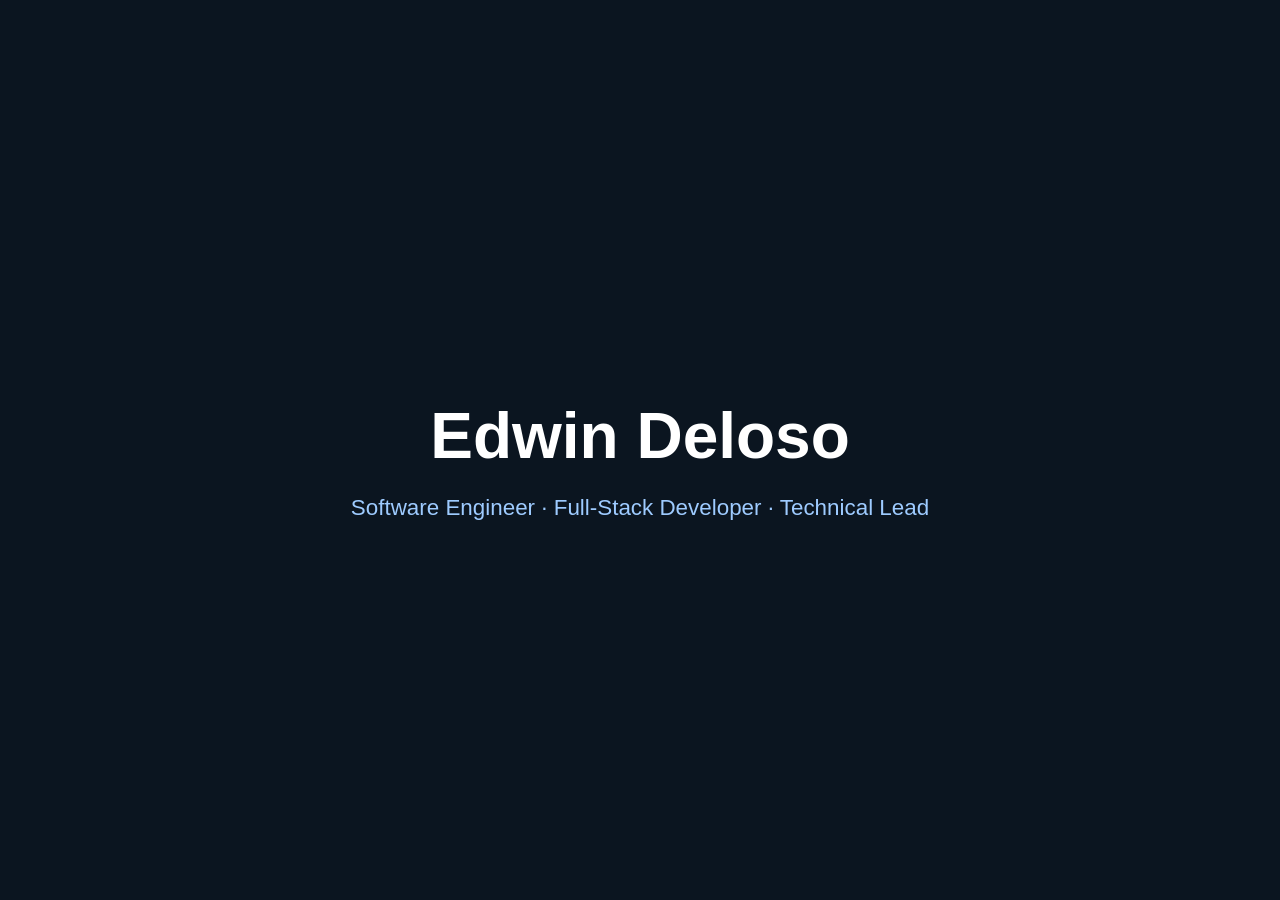
<file: Index.html>
<!DOCTYPE html>
<html lang="en">
<head>
    <meta charset="UTF-8">
    <meta name="viewport" content="width=device-width, initial-scale=1.0">

    <title>Edwin Deloso | Software Engineer</title>

    <style>
        body {
            background: #0b1520;
            color: #ffffff;
            font-family: Arial, sans-serif;
            margin: 0;
            display: flex;
            align-items: center;
            justify-content: center;
            min-height: 100vh;
        }

        main {
            text-align: center;
        }

        h1 {
            font-size: 4rem;
            margin-bottom: 10px;
        }

        p {
            color: #9ecbff;
            font-size: 1.4rem;
        }
    </style>
</head>

<body>
    <main>
        <h1>Edwin Deloso</h1>
        <p>Software Engineer · Full-Stack Developer · Technical Lead</p>
    </main>
</body>
</html>
</file>
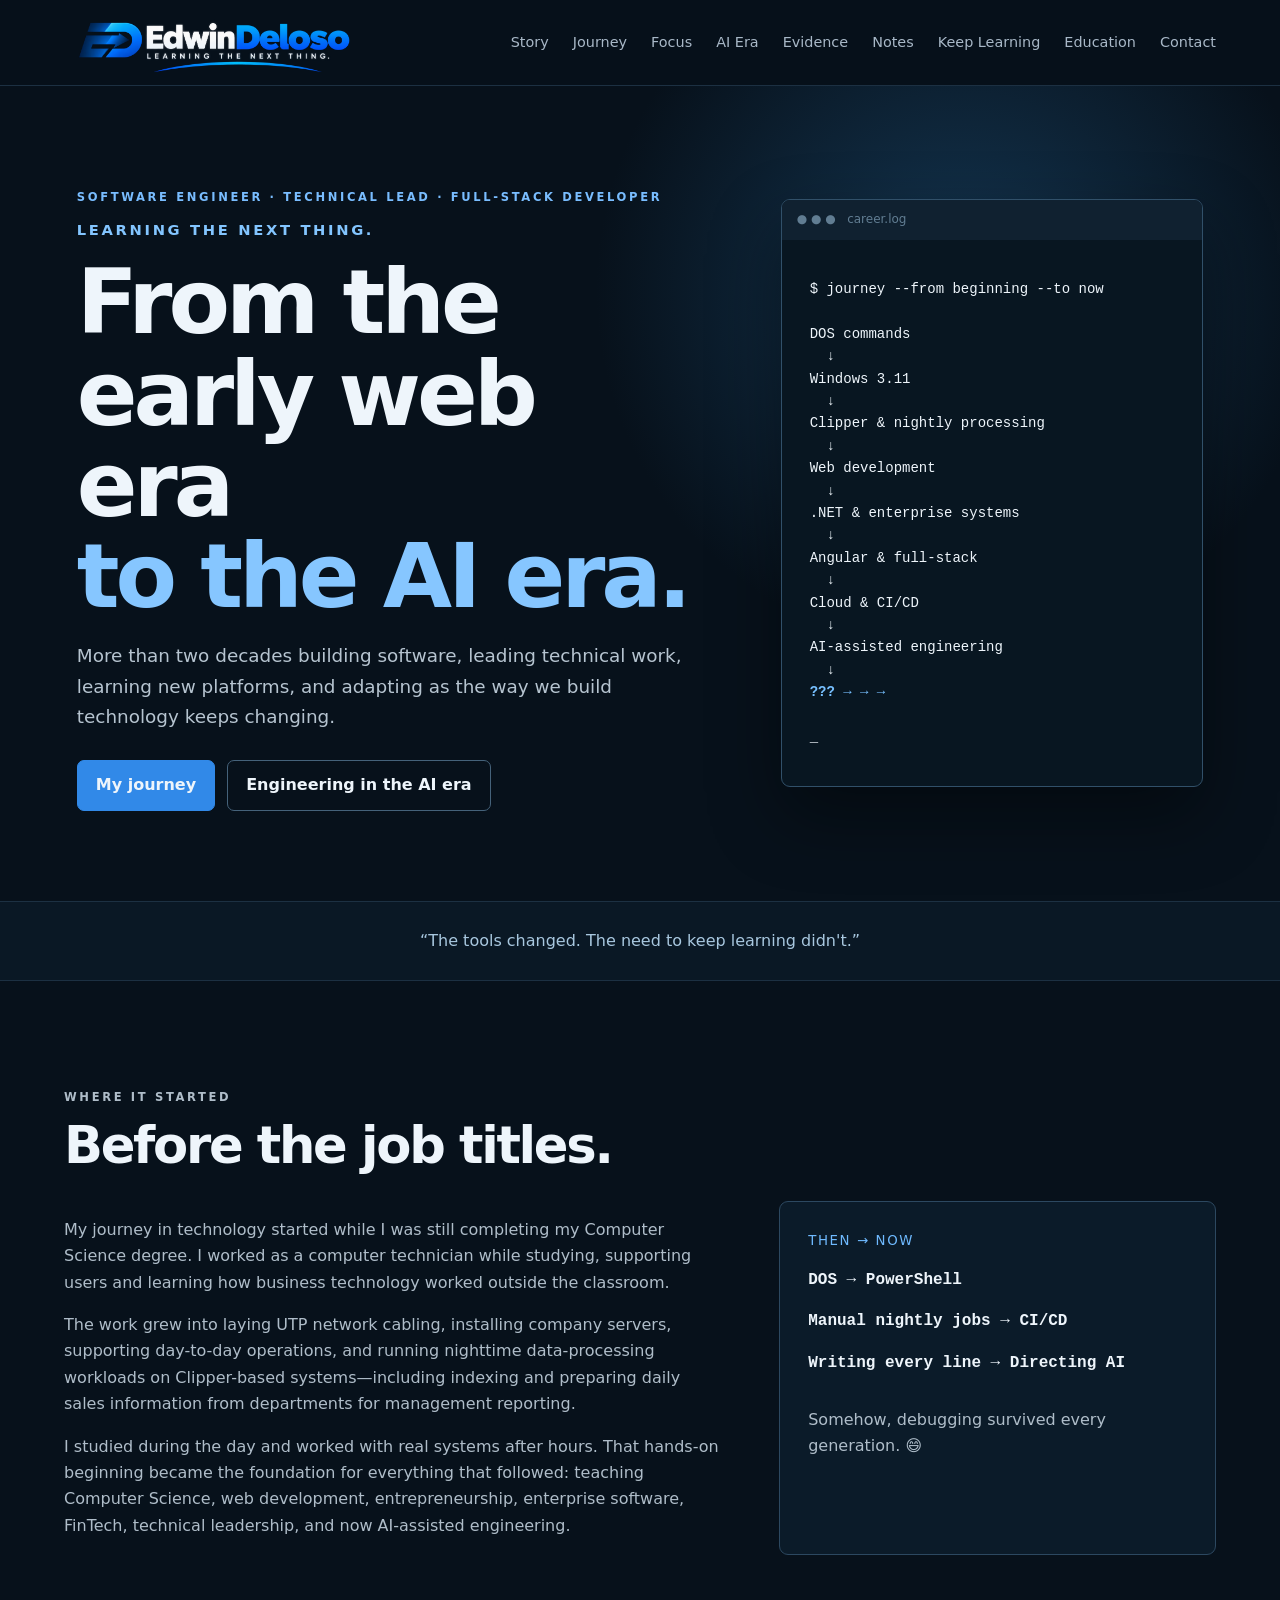
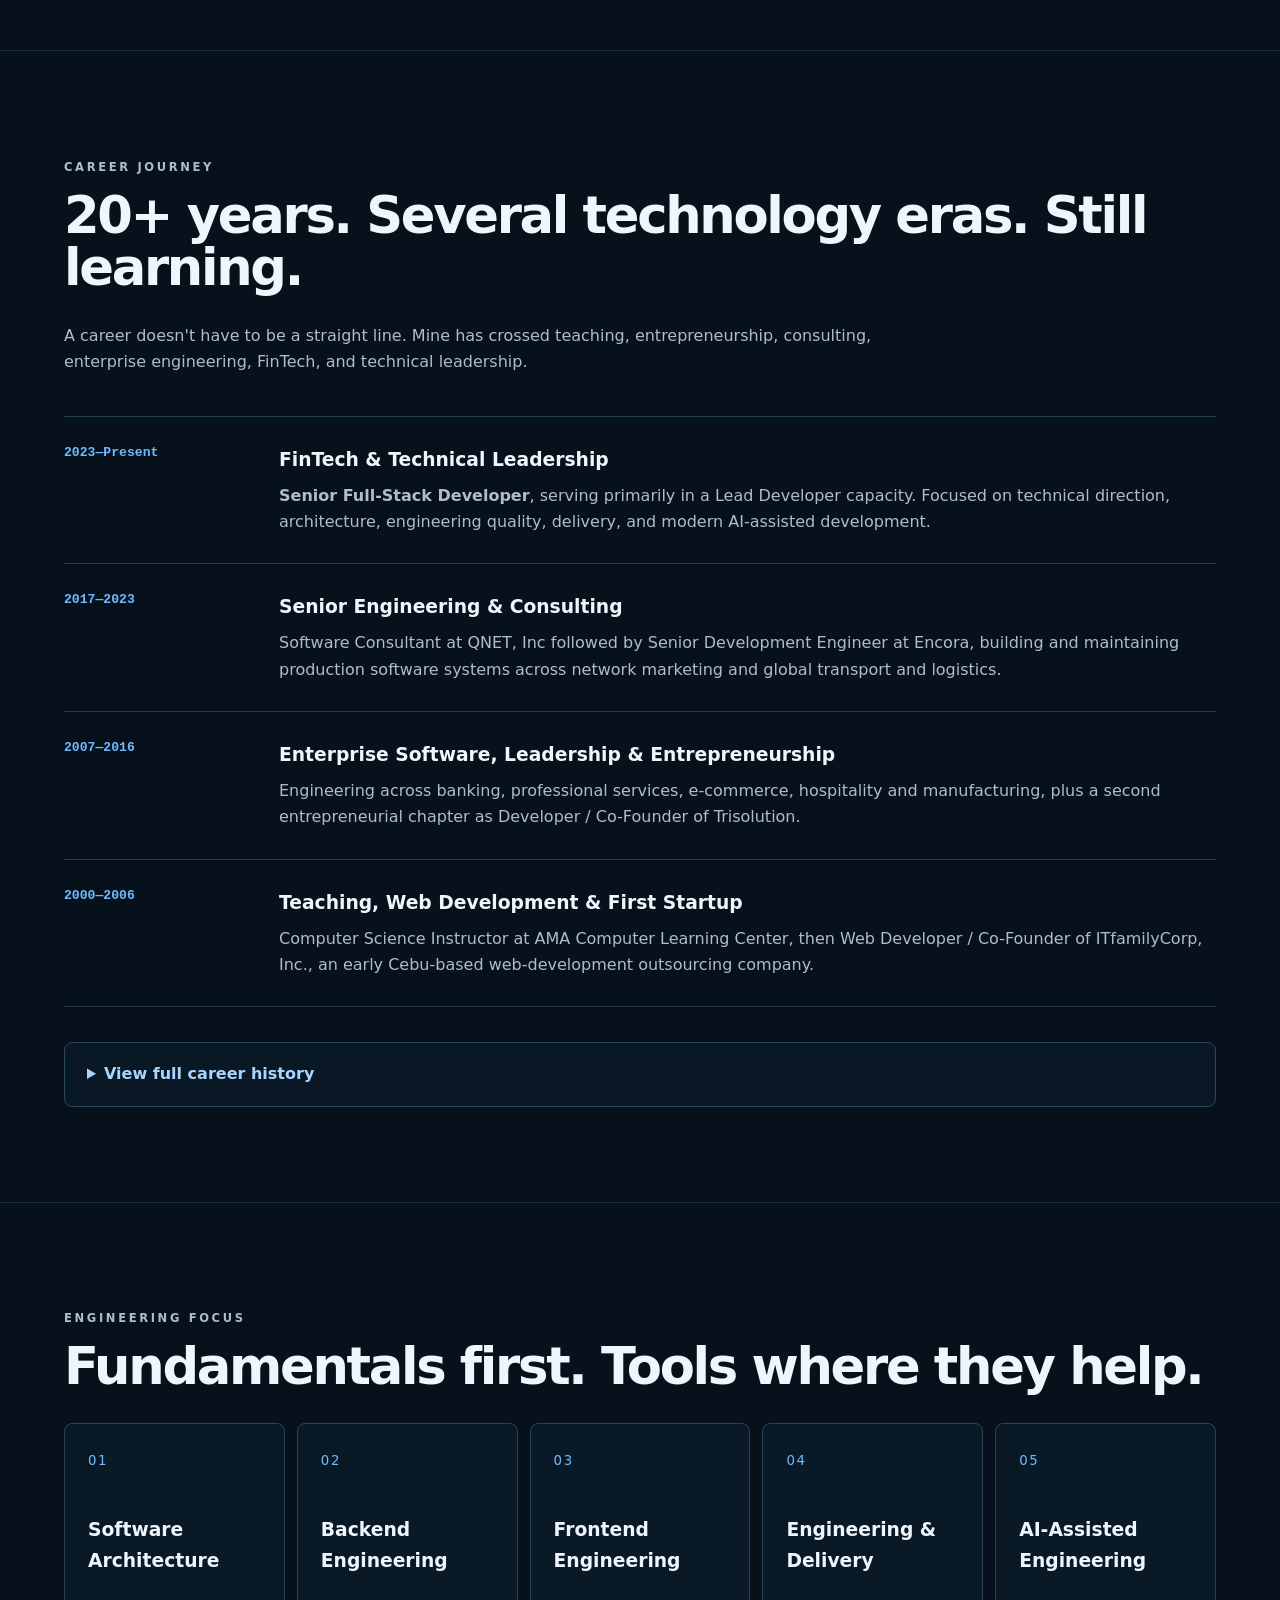
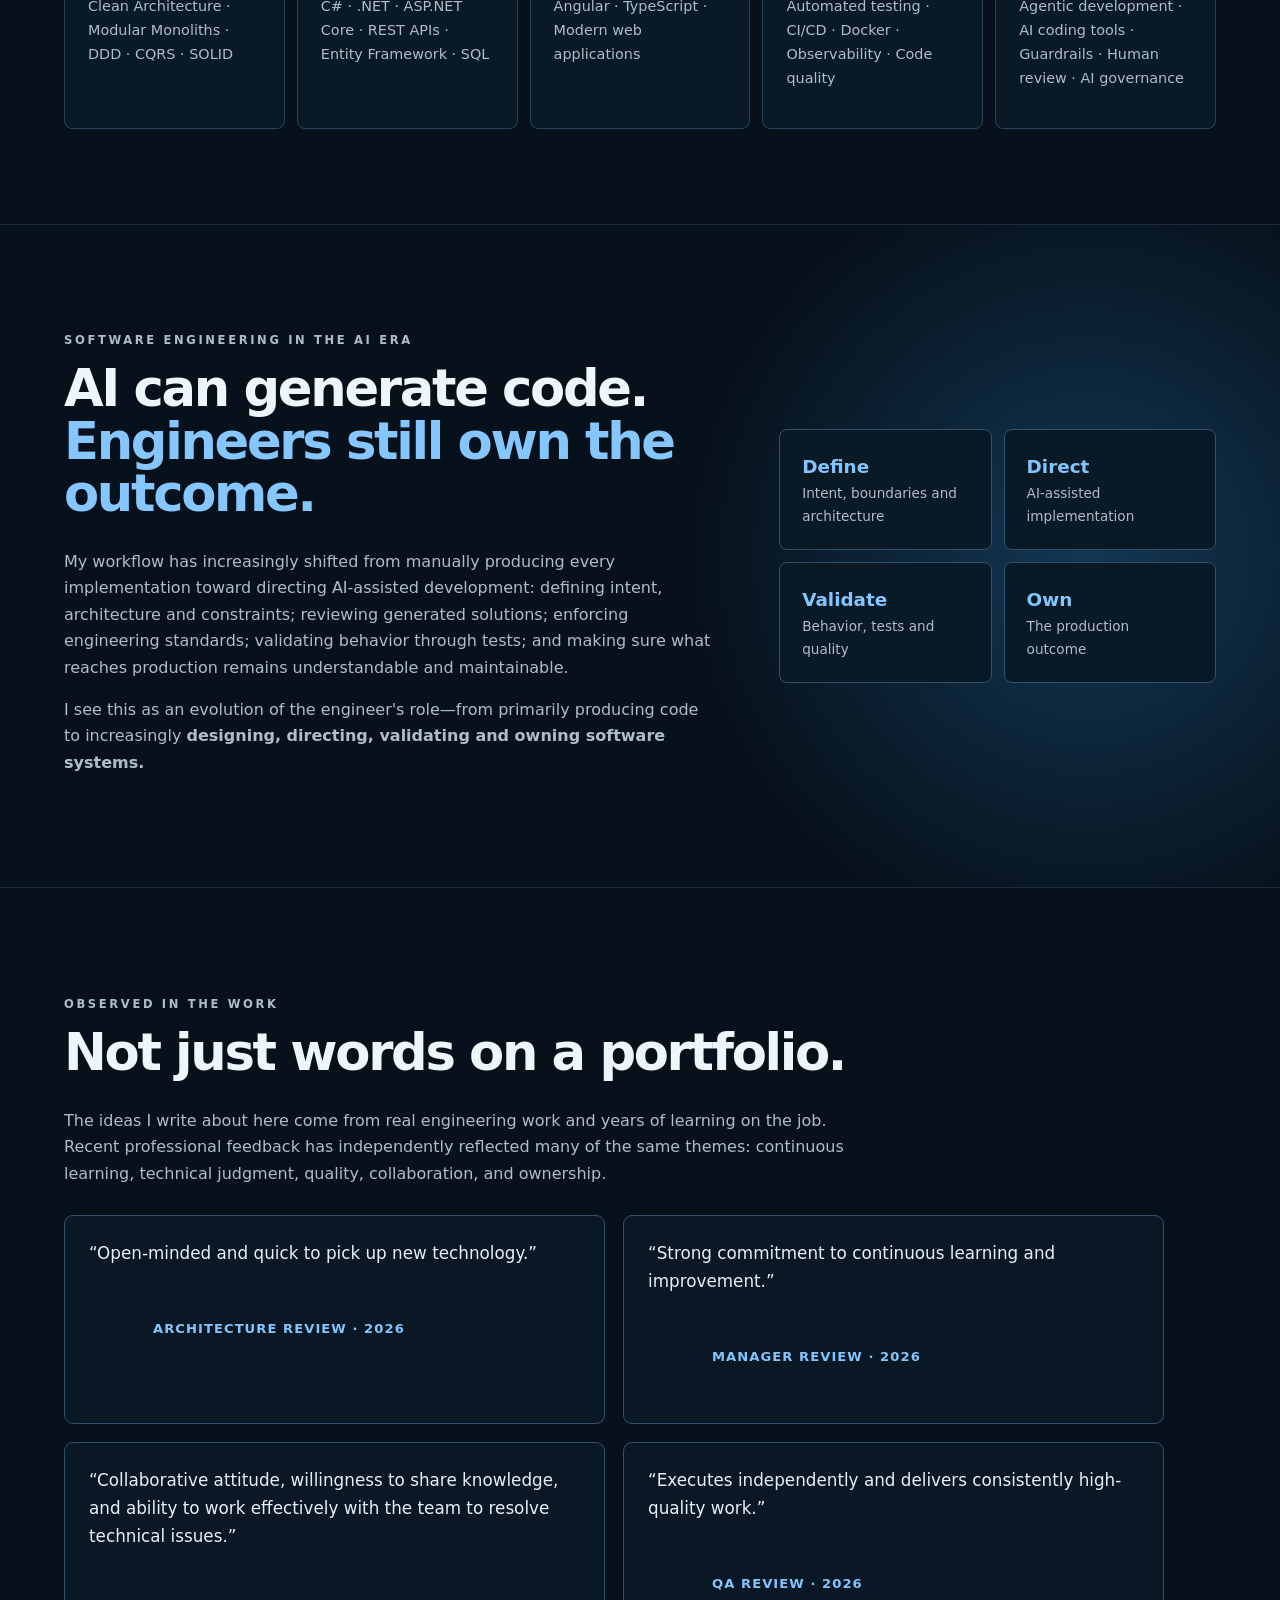
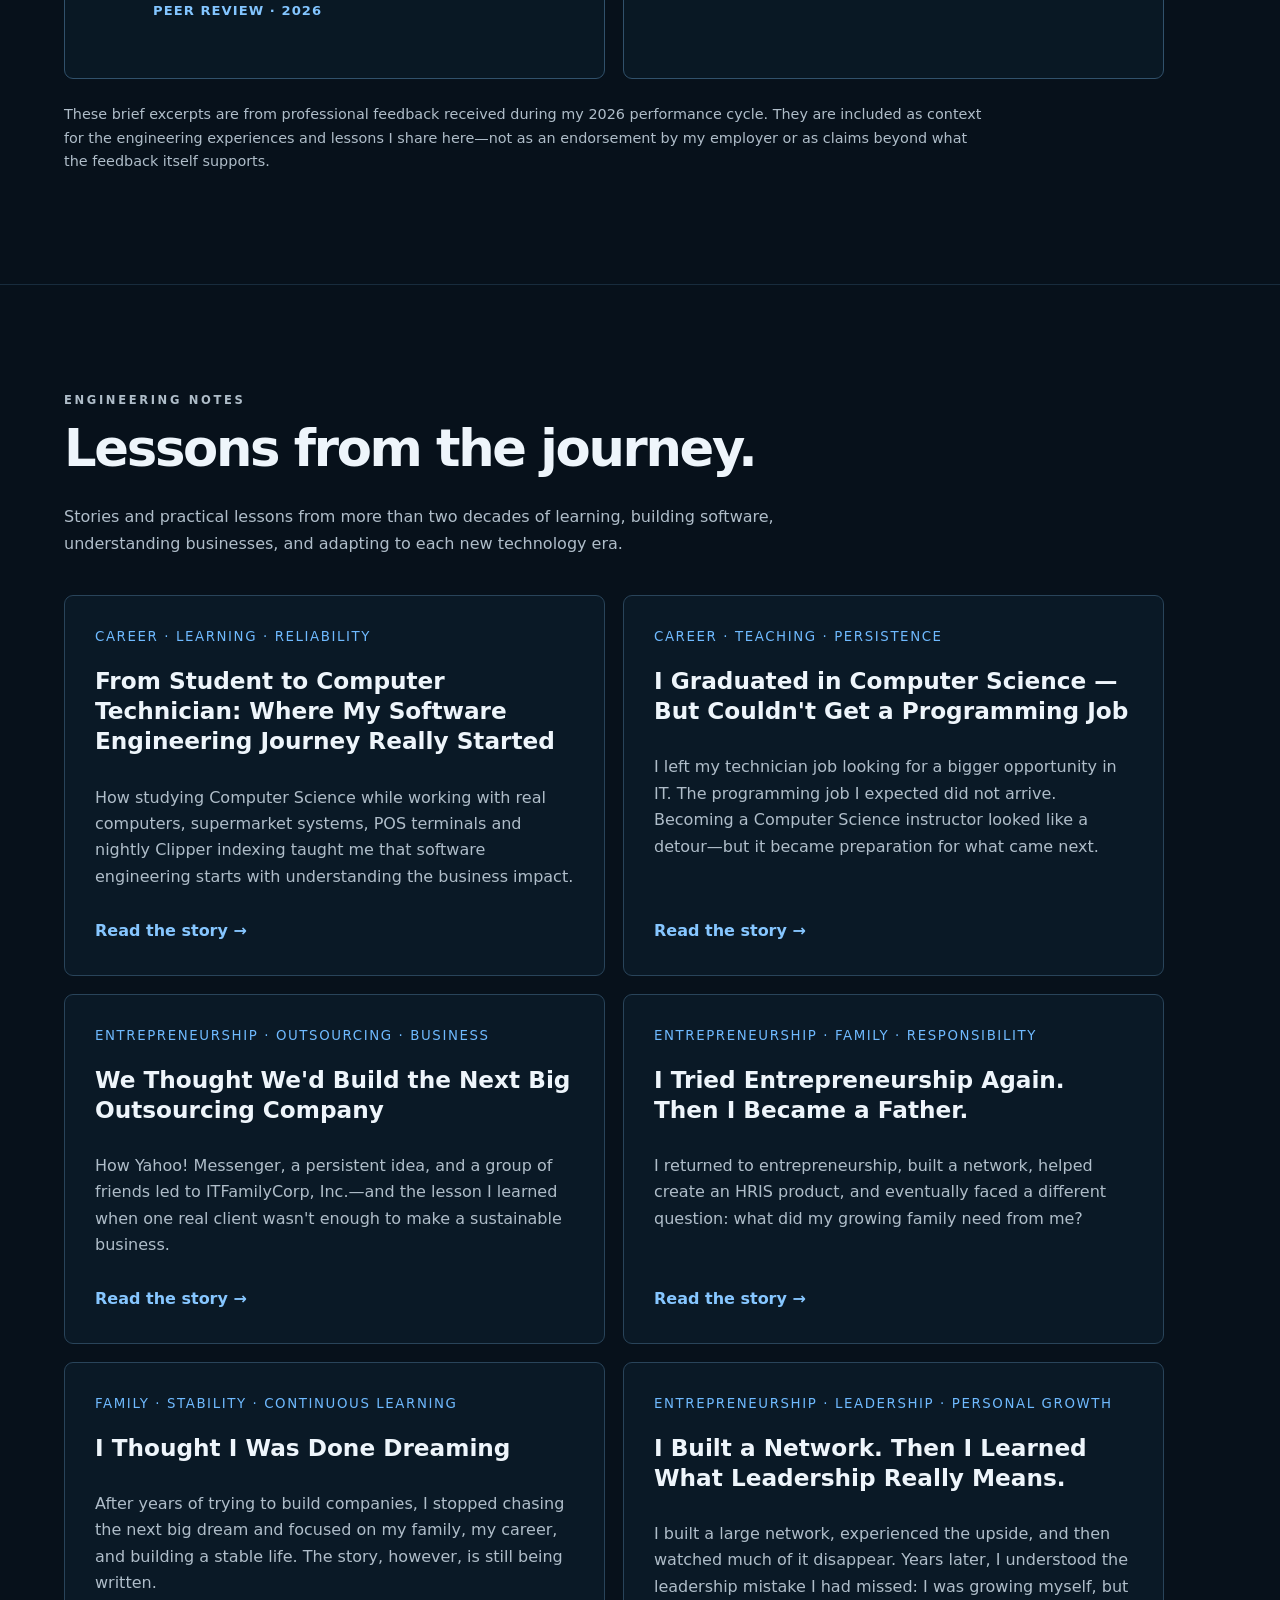
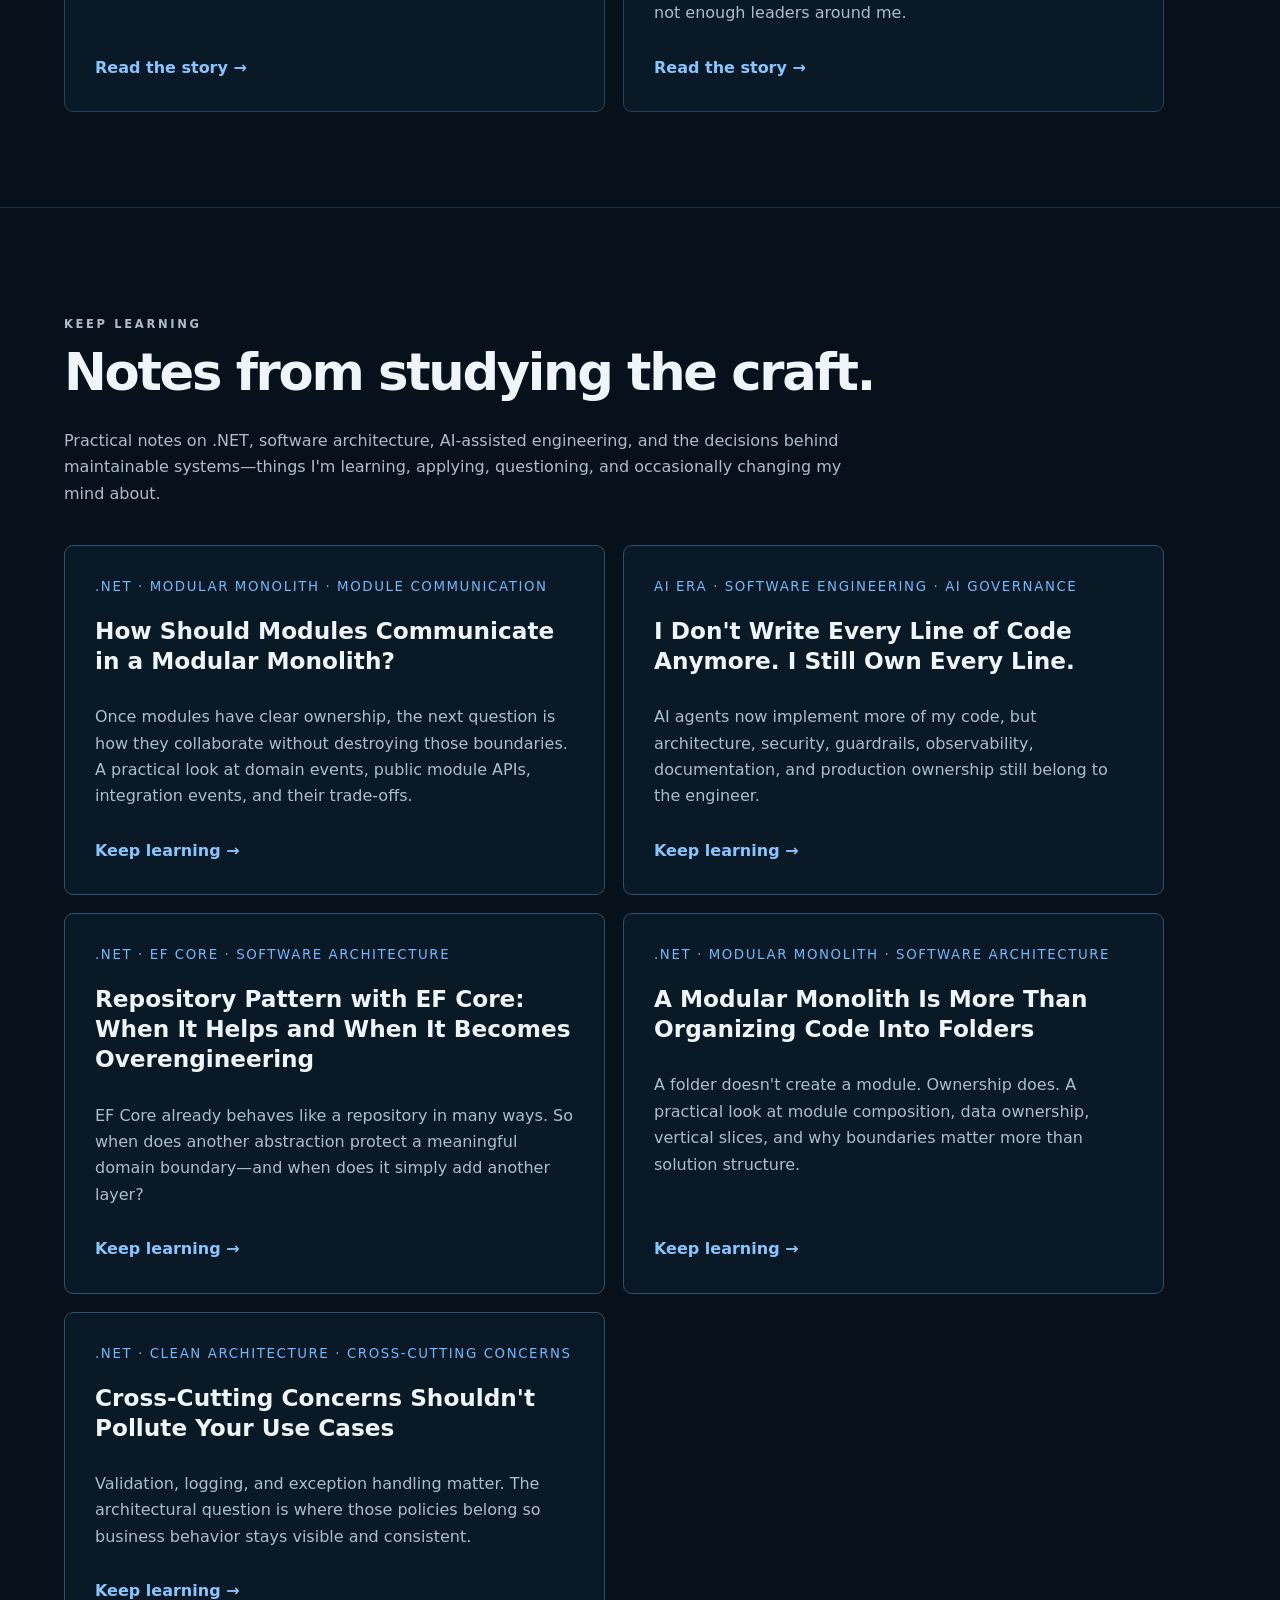
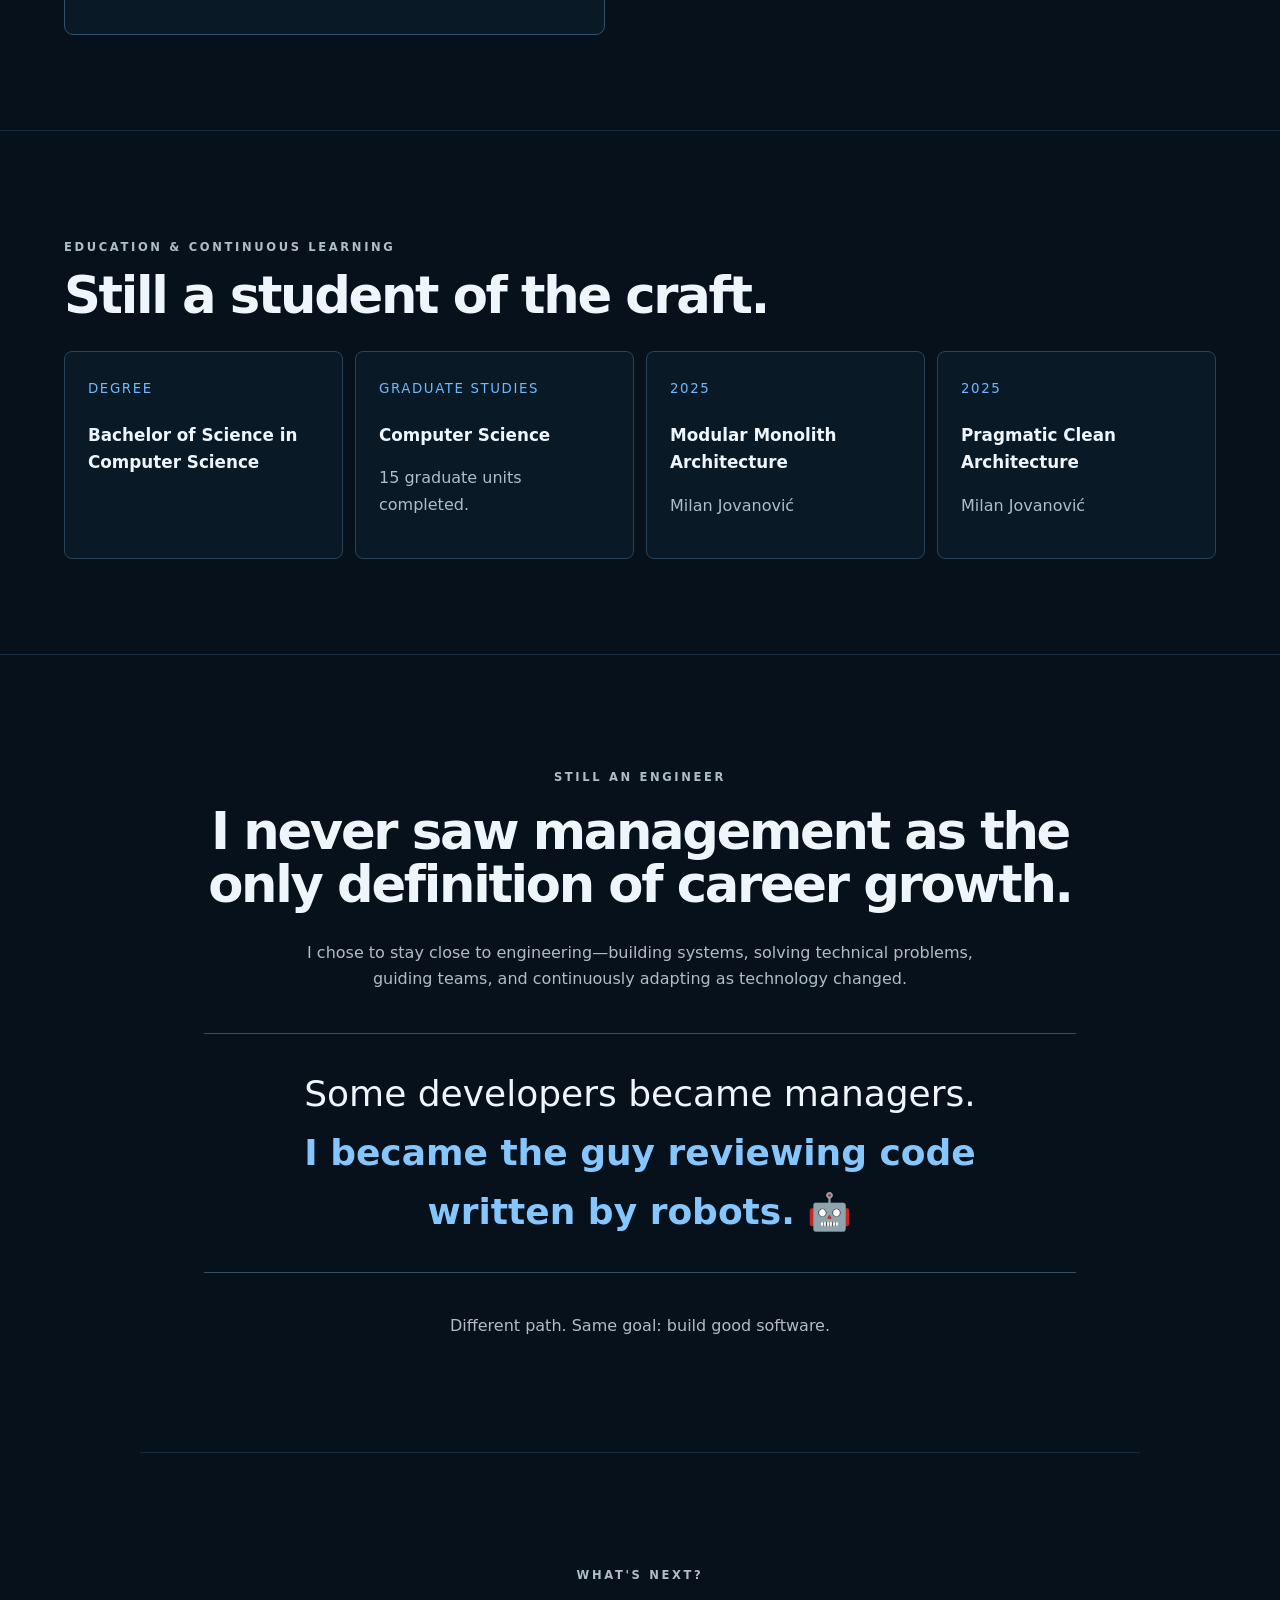
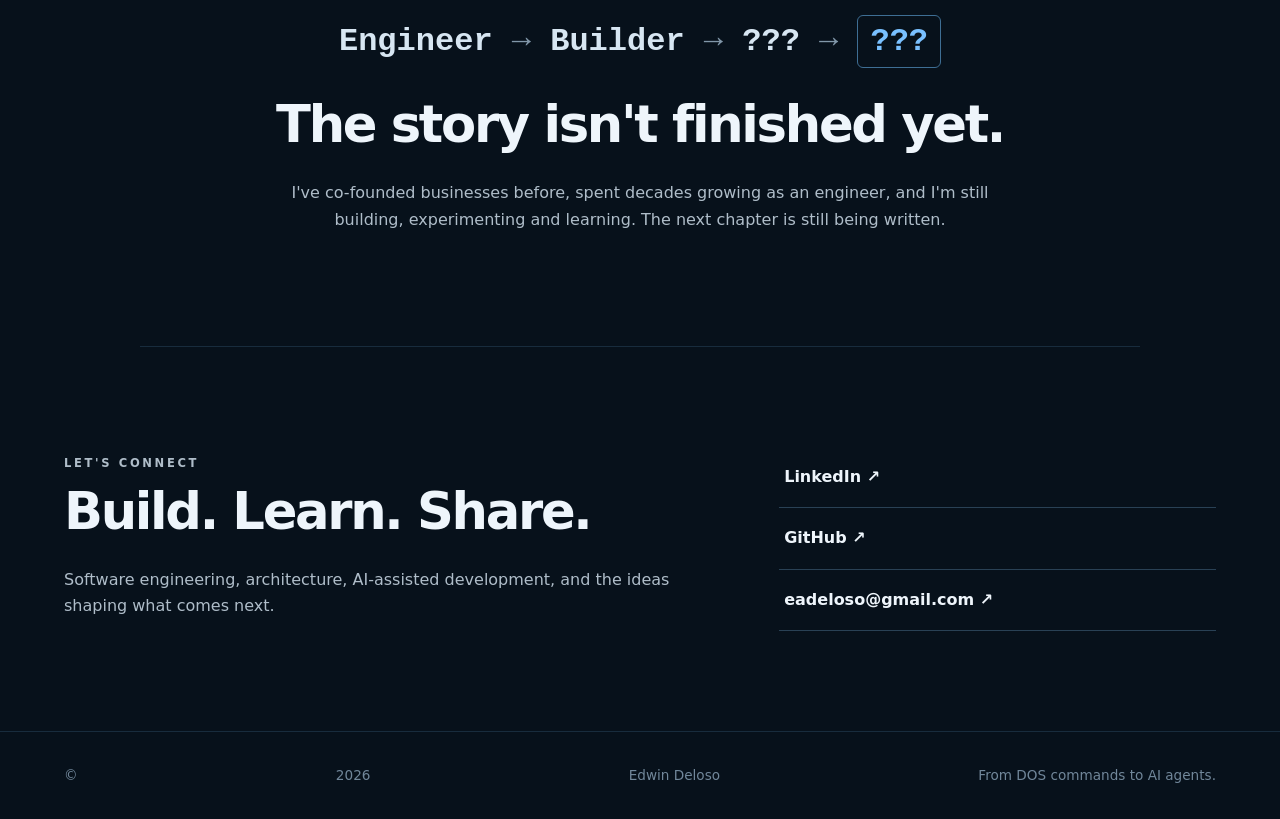
<file: index.html>
<!doctype html>
<html lang="en">
<head>
  <!-- Google tag (gtag.js) -->
<script async src="https://www.googletagmanager.com/gtag/js?id=G-X8E6S5GKC9"></script>
<script>
  window.dataLayer = window.dataLayer || [];
  function gtag(){dataLayer.push(arguments);}
  gtag('js', new Date());

  gtag('config', 'G-X8E6S5GKC9');
</script>
  <meta charset="utf-8">
  <meta name="viewport" content="width=device-width,initial-scale=1">
  <title>Edwin Deloso | Software Engineer, Technical Lead & .NET Developer</title>
  <meta name="description" content="Edwin Deloso is a software engineer and technical lead with 20+ years of experience in .NET, Angular, software architecture, full-stack development and AI-assisted software engineering.">
  <meta name="author" content="Edwin Deloso">
  <meta name="robots" content="index,follow,max-image-preview:large">
  <meta name="theme-color" content="#07111b">
  <link rel="canonical" href="https://edwindeloso.com/">

  <meta property="og:type" content="profile">
  <meta property="og:title" content="Edwin Deloso | Software Engineer & Technical Lead">
  <meta property="og:description" content="From the early web era to the AI era — a career across software engineering, technical leadership, architecture and AI-assisted development.">
  <meta property="og:url" content="https://edwindeloso.com/">
  <meta property="og:site_name" content="Edwin Deloso">
  <meta property="og:image" content="https://edwindeloso.com/assets/edwindelosologo.png">
  <meta property="profile:first_name" content="Edwin">
  <meta property="profile:last_name" content="Deloso">
  <meta name="twitter:card" content="summary">
  <meta name="twitter:title" content="Edwin Deloso | Software Engineer & Technical Lead">
  <meta name="twitter:description" content="Software engineering from the early web era to the AI era.">
  <meta name="twitter:image" content="https://edwindeloso.com/assets/edwindelosologo.png">

  <script type="application/ld+json">
  {
    "@context": "https://schema.org",
    "@type": "Person",
    "@id": "https://edwindeloso.com/#person",
    "name": "Edwin Deloso",
    "url": "https://edwindeloso.com/",
    "email": "mailto:eadeloso@gmail.com",
    "jobTitle": "Senior Full-Stack Developer",
    "sameAs": [
      "https://www.linkedin.com/in/edwindeloso/",
      "https://github.com/niwdy",
      "https://www.youtube.com/@EdwinAsinoDeloso"
    ],
    "knowsAbout": [
      "Software Engineering",
      "C#",
      ".NET",
      "ASP.NET Core",
      "Angular",
      "TypeScript",
      "Software Architecture",
      "Clean Architecture",
      "Modular Monoliths",
      "Domain-Driven Design",
      "CQRS",
      "CI/CD",
      "AI-Assisted Software Engineering",
      "Agentic Development"
    ]
  }
  </script>
  <link rel="stylesheet" href="css/styles.css">
</head>
<body>
<header class="nav">
  <a class="brand brand-logo" href="#top" aria-label="Edwin Deloso — Learning the Next Thing"><img src="assets/edwindelosologo.png" alt="Edwin Deloso — Learning the Next Thing"></a>
  <button id="menu" aria-label="Toggle navigation" aria-expanded="false">Menu</button>
  <nav><a href="#story">Story</a><a href="#journey">Journey</a><a href="#focus">Focus</a><a href="#ai">AI Era</a><a href="#evidence">Evidence</a><a href="#notes">Notes</a><a href="#keep-learning">Keep Learning</a><a href="#education">Education</a><a href="#contact">Contact</a></nav>
</header>

<main>
<section class="hero" id="top">
  <div>
    <p class="eyebrow">SOFTWARE ENGINEER · TECHNICAL LEAD · FULL-STACK DEVELOPER</p>
    <p class="hero-slogan">LEARNING THE NEXT THING.</p>
    <h1>From the early web era<br><span>to the AI era.</span></h1>
    <p class="lead">More than two decades building software, leading technical work, learning new platforms, and adapting as the way we build technology keeps changing.</p>
    <div class="actions"><a class="btn" href="#story">My journey</a><a class="btn ghost" href="#ai">Engineering in the AI era</a></div>
  </div>
  <aside class="terminal" aria-label="Technology journey">
    <div class="bar">● ● ● &nbsp; career.log</div>
    <pre>$ journey --from beginning --to now

DOS commands
  ↓
Windows 3.11
  ↓
Clipper & nightly processing
  ↓
Web development
  ↓
.NET & enterprise systems
  ↓
Angular & full-stack
  ↓
Cloud & CI/CD
  ↓
AI-assisted engineering
  ↓
<span>??? → → → </span>

_</pre>
  </aside>
</section>

<div class="quote">“The tools changed. The need to keep learning didn't.”</div>

<section class="section" id="story">
  <p class="eyebrow">WHERE IT STARTED</p>
  <h2>Before the job titles.</h2>
  <div class="two">
    <div>
      <p>My journey in technology started while I was still completing my Computer Science degree. I worked as a computer technician while studying, supporting users and learning how business technology worked outside the classroom.</p>
      <p>The work grew into laying UTP network cabling, installing company servers, supporting day-to-day operations, and running nighttime data-processing workloads on Clipper-based systems—including indexing and preparing daily sales information from departments for management reporting.</p>
      <p>I studied during the day and worked with real systems after hours. That hands-on beginning became the foundation for everything that followed: teaching Computer Science, web development, entrepreneurship, enterprise software, FinTech, technical leadership, and now AI-assisted engineering.</p>
    </div>
    <aside class="card code"><small>THEN → NOW</small><b>DOS → PowerShell</b><b>Manual nightly jobs → CI/CD</b><b>Writing every line → Directing AI</b><p>Somehow, debugging survived every generation. 😄</p></aside>
  </div>
</section>

<section class="section" id="journey">
  <p class="eyebrow">CAREER JOURNEY</p>
  <h2>20+ years. Several technology eras. Still learning.</h2>
  <p class="intro">A career doesn't have to be a straight line. Mine has crossed teaching, entrepreneurship, consulting, enterprise engineering, FinTech, and technical leadership.</p>
  <div class="eras">
    <article><time>2023—Present</time><div><h3>FinTech & Technical Leadership</h3><p><b>Senior Full-Stack Developer</b>, serving primarily in a Lead Developer capacity. Focused on technical direction, architecture, engineering quality, delivery, and modern AI-assisted development.</p></div></article>
    <article><time>2017—2023</time><div><h3>Senior Engineering & Consulting</h3><p>Software Consultant at QNET, Inc followed by Senior Development Engineer at Encora, building and maintaining production software systems across network marketing and global transport and logistics.</p></div></article>
    <article><time>2007—2016</time><div><h3>Enterprise Software, Leadership & Entrepreneurship</h3><p>Engineering across banking, professional services, e-commerce, hospitality and manufacturing, plus a second entrepreneurial chapter as Developer / Co-Founder of Trisolution.</p></div></article>
    <article><time>2000—2006</time><div><h3>Teaching, Web Development & First Startup</h3><p>Computer Science Instructor at AMA Computer Learning Center, then Web Developer / Co-Founder of ITfamilyCorp, Inc., an early Cebu-based web-development outsourcing company.</p></div></article>
  </div>

  <details>
    <summary>View full career history</summary>
    <div class="history">
      <p><time>2023—Present</time><b>Senior Full-Stack Developer</b><span>Lead Developer responsibilities · EasyEquities · Makati City</span><em>Retirement, Insurance & Savings</em></p>
      <p><time>2018—2023</time><b>Senior Development Engineer</b><span>Encora · Makati City</span><em>Global Transport & Logistics</em></p>
      <p><time>2017—2018</time><b>Software Consultant</b><span>QNET, Inc · Ortigas City</span><em>Network Marketing</em></p>
      <p><time>2013—2016</time><b>Developer / Co-Founder</b><span>Trisolution · Mandaue City</span><em>HRIS · Human Resource Information Systems</em></p>
      <p><time>2012—2013</time><b>Senior Development Engineer</b><span>Fujitsu · Makati City</span><em>Manufacturing</em></p>
      <p><time>2011—2012</time><b>Senior Development Engineer / Team Lead</b><span>FCS Computer · Makati City</span><em>Hotel Management Systems · Web & Mobile Products</em></p>
      <p><time>2010—2011</time><b>Senior Programmer I</b><span>JustFlowers / Garrett & TaLlon · Mandaluyong City</span><em>E-Commerce · Online Shop & Call Center Support</em></p>
      <p><time>2009—2010</time><b>Senior Officer II / Programmer</b><span>KPMG Philippines · Makati City</span><em>Audit, Accounting & Finance</em></p>
      <p><time>2008—2009</time><b>Software Consultant</b><span>Allied Bank · Makati City</span><em>International Banking Systems</em></p>
      <p><time>2007—2008</time><b>Contract Programmer</b><span>TransCo · Ormoc City</span><em>Transmission Line Operations Software</em></p>
      <p><time>2003—2006</time><b>Web Developer / Co-Founder</b><span>ITfamilyCorp, Inc. · Cebu City</span><em>Buyer Safe · Network Marketing</em></p>
      <p><time>2000—2003</time><b>Computer Science Instructor</b><span>AMA Computer Learning Center · Lapu-Lapu City, Cebu</span><em>Computer Science Education</em></p>
    </div>
  </details>
</section>

<section class="section" id="focus">
  <p class="eyebrow">ENGINEERING FOCUS</p><h2>Fundamentals first. Tools where they help.</h2>
  <div class="cards">
    <article><small>01</small><h3>Software Architecture</h3><p>Clean Architecture · Modular Monoliths · DDD · CQRS · SOLID</p></article>
    <article><small>02</small><h3>Backend Engineering</h3><p>C# · .NET · ASP.NET Core · REST APIs · Entity Framework · SQL</p></article>
    <article><small>03</small><h3>Frontend Engineering</h3><p>Angular · TypeScript · Modern web applications</p></article>
    <article><small>04</small><h3>Engineering & Delivery</h3><p>Automated testing · CI/CD · Docker · Observability · Code quality</p></article>
    <article><small>05</small><h3>AI-Assisted Engineering</h3><p>Agentic development · AI coding tools · Guardrails · Human review · AI governance</p></article>
  </div>
</section>

<section class="section ai" id="ai">
  <div><p class="eyebrow">SOFTWARE ENGINEERING IN THE AI ERA</p><h2>AI can generate code.<br><span>Engineers still own the outcome.</span></h2><p>My workflow has increasingly shifted from manually producing every implementation toward directing AI-assisted development: defining intent, architecture and constraints; reviewing generated solutions; enforcing engineering standards; validating behavior through tests; and making sure what reaches production remains understandable and maintainable.</p><p>I see this as an evolution of the engineer's role—from primarily producing code to increasingly <b>designing, directing, validating and owning software systems.</b></p></div>
  <div class="principles"><p><b>Define</b><span>Intent, boundaries and architecture</span></p><p><b>Direct</b><span>AI-assisted implementation</span></p><p><b>Validate</b><span>Behavior, tests and quality</span></p><p><b>Own</b><span>The production outcome</span></p></div>
</section>

<section class="section evidence-section" id="evidence">
  <p class="eyebrow">OBSERVED IN THE WORK</p>
  <h2>Not just words on a portfolio.</h2>
  <p class="intro">The ideas I write about here come from real engineering work and years of learning on the job. Recent professional feedback has independently reflected many of the same themes: continuous learning, technical judgment, quality, collaboration, and ownership.</p>
  <div class="evidence-grid">
    <blockquote class="evidence-card">
      <p>“Open-minded and quick to pick up new technology.”</p>
      <footer>Architecture review · 2026</footer>
    </blockquote>
    <blockquote class="evidence-card">
      <p>“Strong commitment to continuous learning and improvement.”</p>
      <footer>Manager review · 2026</footer>
    </blockquote>
    <blockquote class="evidence-card">
      <p>“Collaborative attitude, willingness to share knowledge, and ability to work effectively with the team to resolve technical issues.”</p>
      <footer>Peer review · 2026</footer>
    </blockquote>
    <blockquote class="evidence-card">
      <p>“Executes independently and delivers consistently high-quality work.”</p>
      <footer>QA review · 2026</footer>
    </blockquote>
  </div>
  <p class="evidence-note">These brief excerpts are from professional feedback received during my 2026 performance cycle. They are included as context for the engineering experiences and lessons I share here—not as an endorsement by my employer or as claims beyond what the feedback itself supports.</p>
</section>

<section class="section" id="notes">
  <p class="eyebrow">ENGINEERING NOTES</p>
  <h2>Lessons from the journey.</h2>
  <p class="intro">Stories and practical lessons from more than two decades of learning, building software, understanding businesses, and adapting to each new technology era.</p>
  <div class="notes-grid">
    <article class="note-card">
      <small>CAREER · LEARNING · RELIABILITY</small>
      <h3>From Student to Computer Technician: Where My Software Engineering Journey Really Started</h3>
      <p>How studying Computer Science while working with real computers, supermarket systems, POS terminals and nightly Clipper indexing taught me that software engineering starts with understanding the business impact.</p>
      <a href="articles/from-student-to-computer-technician/">Read the story →</a>
    </article>
    <article class="note-card">
      <small>CAREER · TEACHING · PERSISTENCE</small>
      <h3>I Graduated in Computer Science — But Couldn't Get a Programming Job</h3>
      <p>I left my technician job looking for a bigger opportunity in IT. The programming job I expected did not arrive. Becoming a Computer Science instructor looked like a detour—but it became preparation for what came next.</p>
      <a href="articles/from-graduate-to-computer-science-instructor/">Read the story →</a>
    </article>
    <article class="note-card">
      <small>ENTREPRENEURSHIP · OUTSOURCING · BUSINESS</small>
      <h3>We Thought We'd Build the Next Big Outsourcing Company</h3>
      <p>How Yahoo! Messenger, a persistent idea, and a group of friends led to ITFamilyCorp, Inc.—and the lesson I learned when one real client wasn't enough to make a sustainable business.</p>
      <a href="articles/from-computer-science-instructor-to-first-startup/">Read the story →</a>
    </article>
    <article class="note-card">
      <small>ENTREPRENEURSHIP · FAMILY · RESPONSIBILITY</small>
      <h3>I Tried Entrepreneurship Again. Then I Became a Father.</h3>
      <p>I returned to entrepreneurship, built a network, helped create an HRIS product, and eventually faced a different question: what did my growing family need from me?</p>
      <a href="articles/i-tried-entrepreneurship-again-then-became-a-father/">Read the story →</a>
    </article>
    <article class="note-card">
      <small>FAMILY · STABILITY · CONTINUOUS LEARNING</small>
      <h3>I Thought I Was Done Dreaming</h3>
      <p>After years of trying to build companies, I stopped chasing the next big dream and focused on my family, my career, and building a stable life. The story, however, is still being written.</p>
      <a href="articles/i-thought-i-was-done-dreaming/">Read the story →</a>
    </article>
      <article class="note-card"><small>ENTREPRENEURSHIP · LEADERSHIP · PERSONAL GROWTH</small><h3>I Built a Network. Then I Learned What Leadership Really Means.</h3><p>I built a large network, experienced the upside, and then watched much of it disappear. Years later, I understood the leadership mistake I had missed: I was growing myself, but not enough leaders around me.</p><a href="articles/i-built-a-network-then-learned-what-leadership-really-means/">Read the story →</a></article>
</div>
</section>

<section class="section" id="keep-learning">
  <p class="eyebrow">KEEP LEARNING</p>
  <h2>Notes from studying the craft.</h2>
  <p class="intro">Practical notes on .NET, software architecture, AI-assisted engineering, and the decisions behind maintainable systems—things I'm learning, applying, questioning, and occasionally changing my mind about.</p>
  <div class="notes-grid learning-grid">
    <article class="note-card learning-card">
      <small>.NET · MODULAR MONOLITH · MODULE COMMUNICATION</small>
      <h3>How Should Modules Communicate in a Modular Monolith?</h3>
      <p>Once modules have clear ownership, the next question is how they collaborate without destroying those boundaries. A practical look at domain events, public module APIs, integration events, and their trade-offs.</p>
      <a href="articles/how-should-modules-communicate-in-a-modular-monolith/">Keep learning →</a>
    </article>
    <article class="note-card learning-card">
      <small>AI ERA · SOFTWARE ENGINEERING · AI GOVERNANCE</small>
      <h3>I Don't Write Every Line of Code Anymore. I Still Own Every Line.</h3>
      <p>AI agents now implement more of my code, but architecture, security, guardrails, observability, documentation, and production ownership still belong to the engineer.</p>
      <a href="articles/i-dont-write-every-line-of-code-anymore-i-still-own-every-line/">Keep learning →</a>
    </article>
    <article class="note-card learning-card">
      <small>.NET · EF CORE · SOFTWARE ARCHITECTURE</small>
      <h3>Repository Pattern with EF Core: When It Helps and When It Becomes Overengineering</h3>
      <p>EF Core already behaves like a repository in many ways. So when does another abstraction protect a meaningful domain boundary—and when does it simply add another layer?</p>
      <a href="articles/repository-pattern-ef-core-when-it-helps-and-when-it-becomes-overengineering/">Keep learning →</a>
    </article>
    <article class="note-card learning-card">
      <small>.NET · MODULAR MONOLITH · SOFTWARE ARCHITECTURE</small>
      <h3>A Modular Monolith Is More Than Organizing Code Into Folders</h3>
      <p>A folder doesn't create a module. Ownership does. A practical look at module composition, data ownership, vertical slices, and why boundaries matter more than solution structure.</p>
      <a href="articles/a-modular-monolith-is-more-than-organizing-code-into-folders/">Keep learning →</a>
    </article>
    <article class="note-card learning-card">
      <small>.NET · CLEAN ARCHITECTURE · CROSS-CUTTING CONCERNS</small>
      <h3>Cross-Cutting Concerns Shouldn't Pollute Your Use Cases</h3>
      <p>Validation, logging, and exception handling matter. The architectural question is where those policies belong so business behavior stays visible and consistent.</p>
      <a href="articles/cross-cutting-concerns-shouldnt-pollute-your-use-cases/">Keep learning →</a>
    </article>
  </div>
</section>

<section class="section" id="education">
  <p class="eyebrow">EDUCATION & CONTINUOUS LEARNING</p><h2>Still a student of the craft.</h2>
  <div class="education"><article><small>DEGREE</small><h3>Bachelor of Science in Computer Science</h3></article><article><small>GRADUATE STUDIES</small><h3>Computer Science</h3><p>15 graduate units completed.</p></article><article><small>2025</small><h3>Modular Monolith Architecture</h3><p>Milan Jovanović</p></article><article><small>2025</small><h3>Pragmatic Clean Architecture</h3><p>Milan Jovanović</p></article></div>
</section>

<section class="section center">
  <p class="eyebrow">STILL AN ENGINEER</p><h2>I never saw management as the only definition of career growth.</h2><p>I chose to stay close to engineering—building systems, solving technical problems, guiding teams, and continuously adapting as technology changed.</p><blockquote>Some developers became managers.<br><b>I became the guy reviewing code written by robots. 🤖</b></blockquote><p>Different path. Same goal: build good software.</p>
</section>

<section class="section center future">
  <p class="eyebrow">WHAT'S NEXT?</p><div class="path"><span>Engineer</span> → <span>Builder</span> → <span>???</span> → <b>???</b></div><h2>The story isn't finished yet.</h2><p>I've co-founded businesses before, spent decades growing as an engineer, and I'm still building, experimenting and learning. The next chapter is still being written.</p>
</section>

<section class="section contact" id="contact">
  <div><p class="eyebrow">LET'S CONNECT</p><h2>Build. Learn. Share.</h2><p>Software engineering, architecture, AI-assisted development, and the ideas shaping what comes next.</p></div>
  <div>
    <a href="https://www.linkedin.com/in/edwindeloso/" target="_blank" rel="noopener me">LinkedIn ↗</a>
    <a href="https://github.com/niwdy" target="_blank" rel="noopener me">GitHub ↗</a>
    <a href="mailto:eadeloso@gmail.com">eadeloso@gmail.com ↗</a>
  </div>
</section>
</main>

<footer>© <span id="year"></span> Edwin Deloso <span>From DOS commands to AI agents.</span></footer>
<script src="js/main.js"></script>
</body></html>
</file>
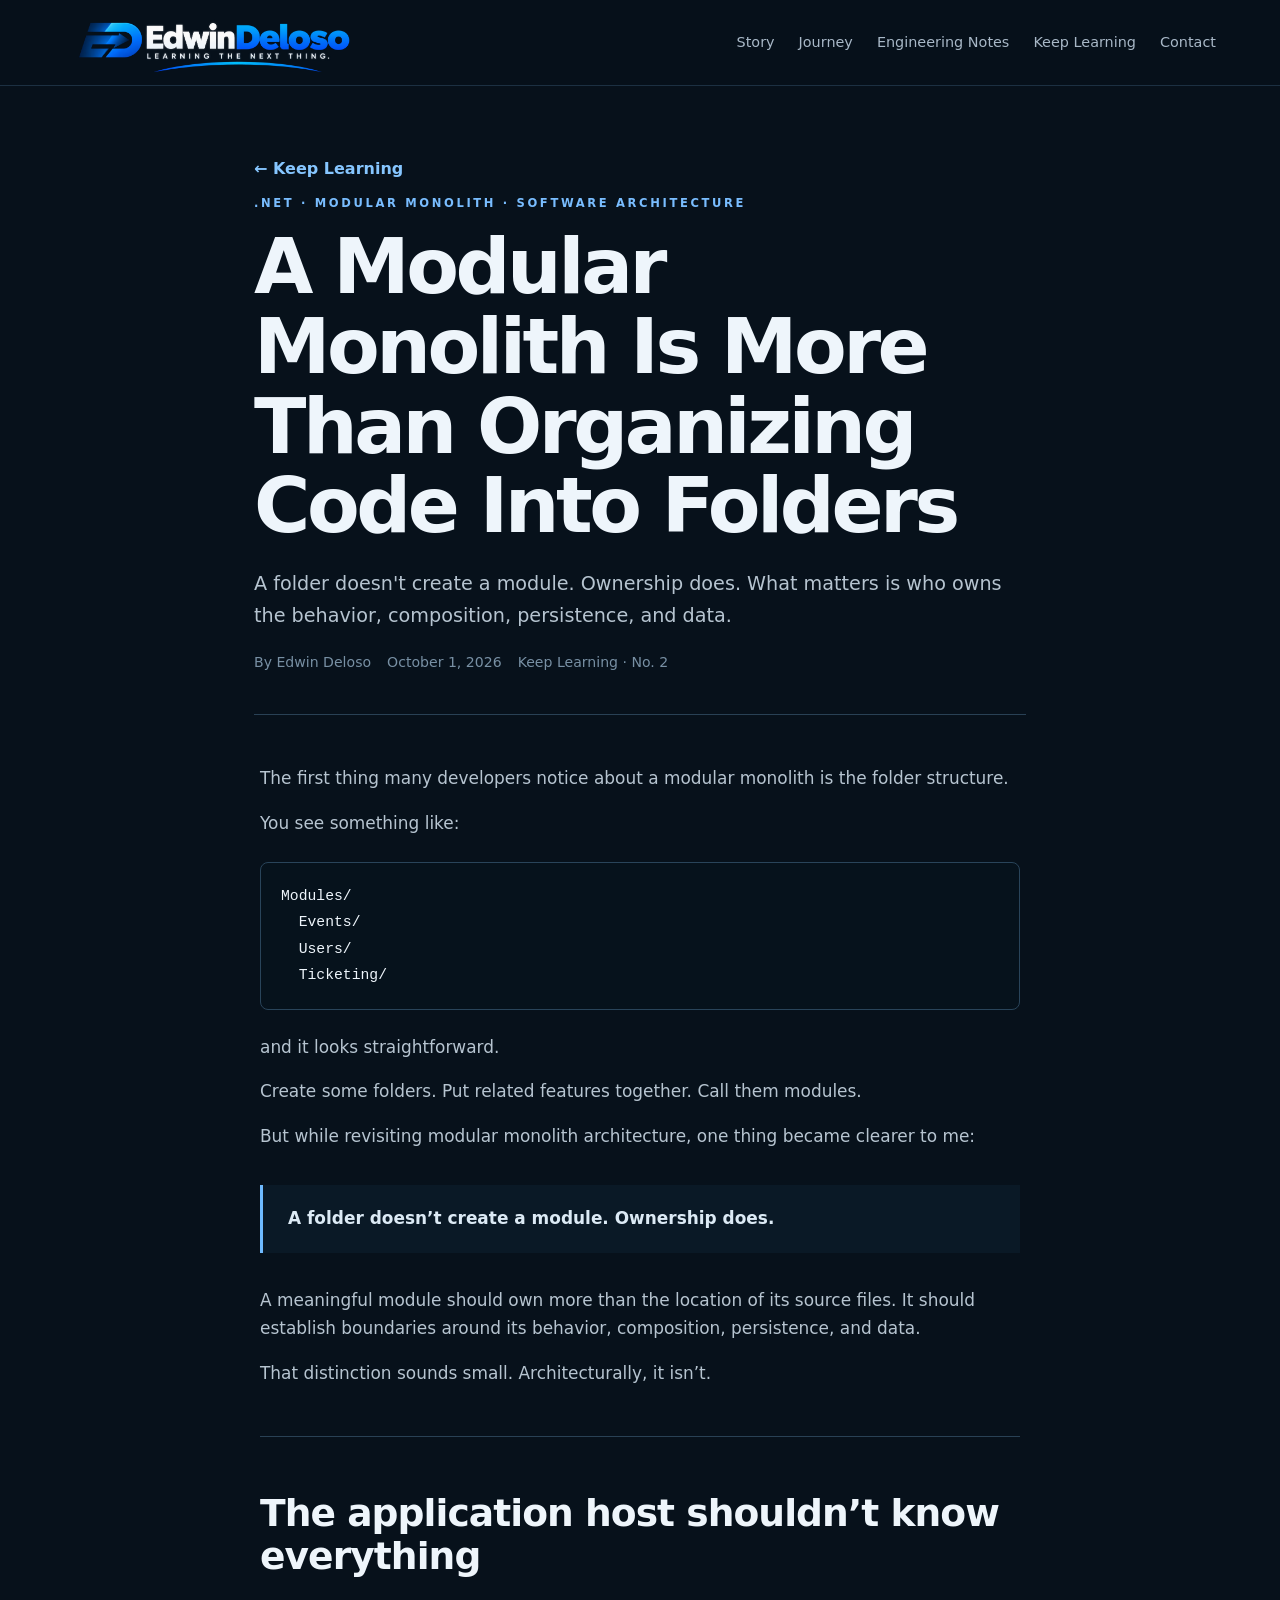
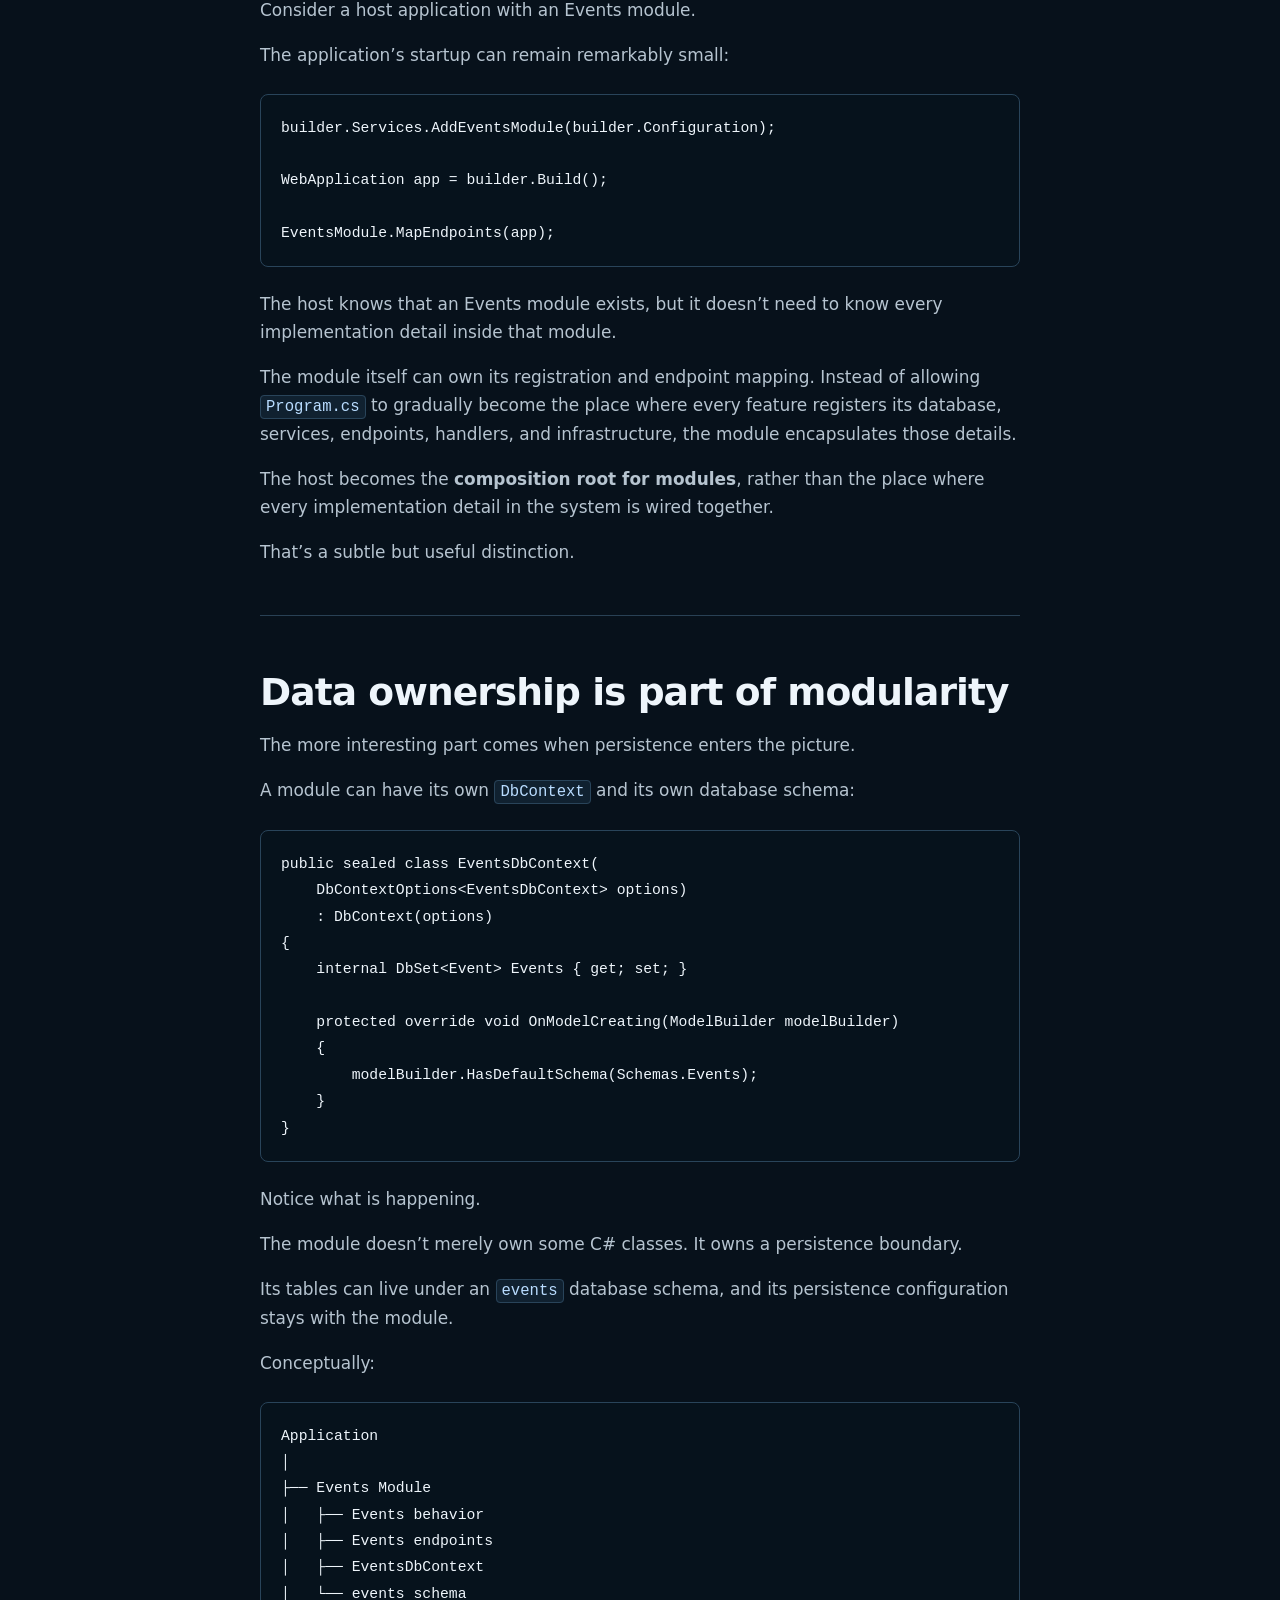
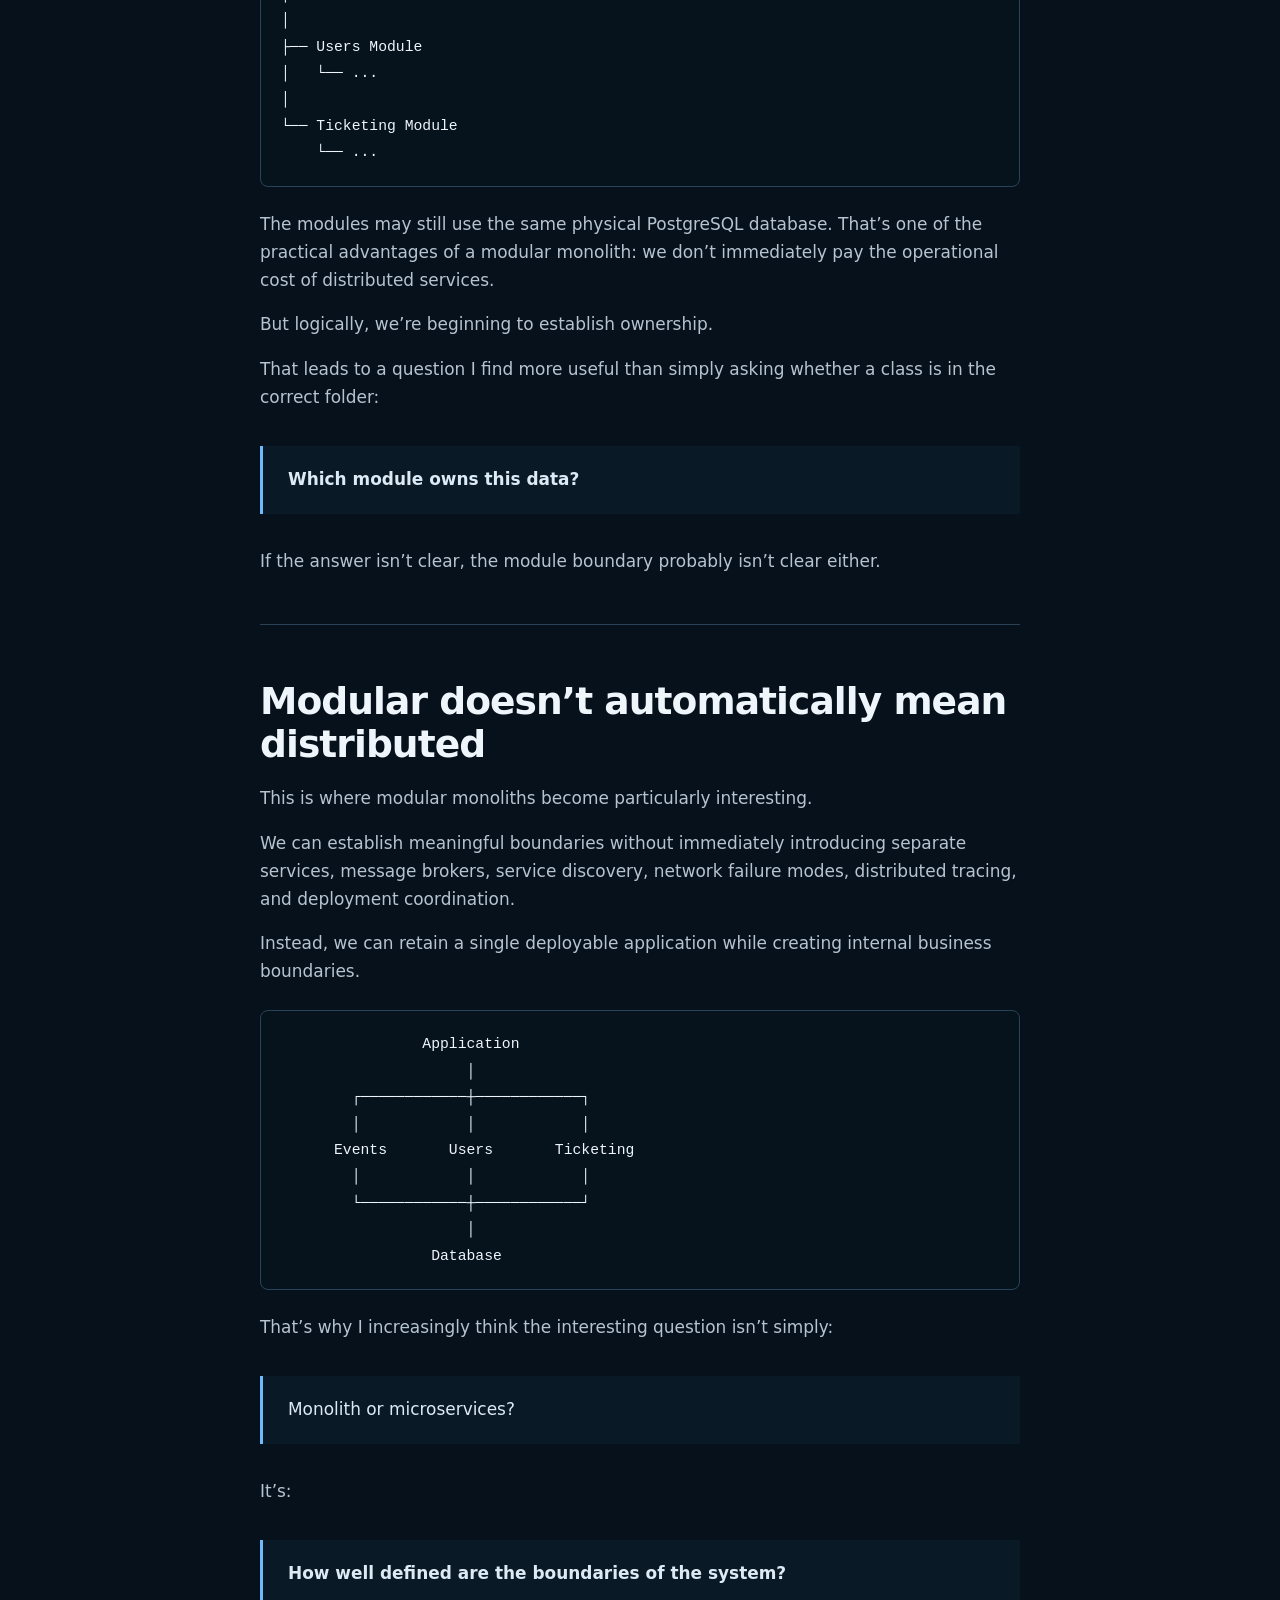
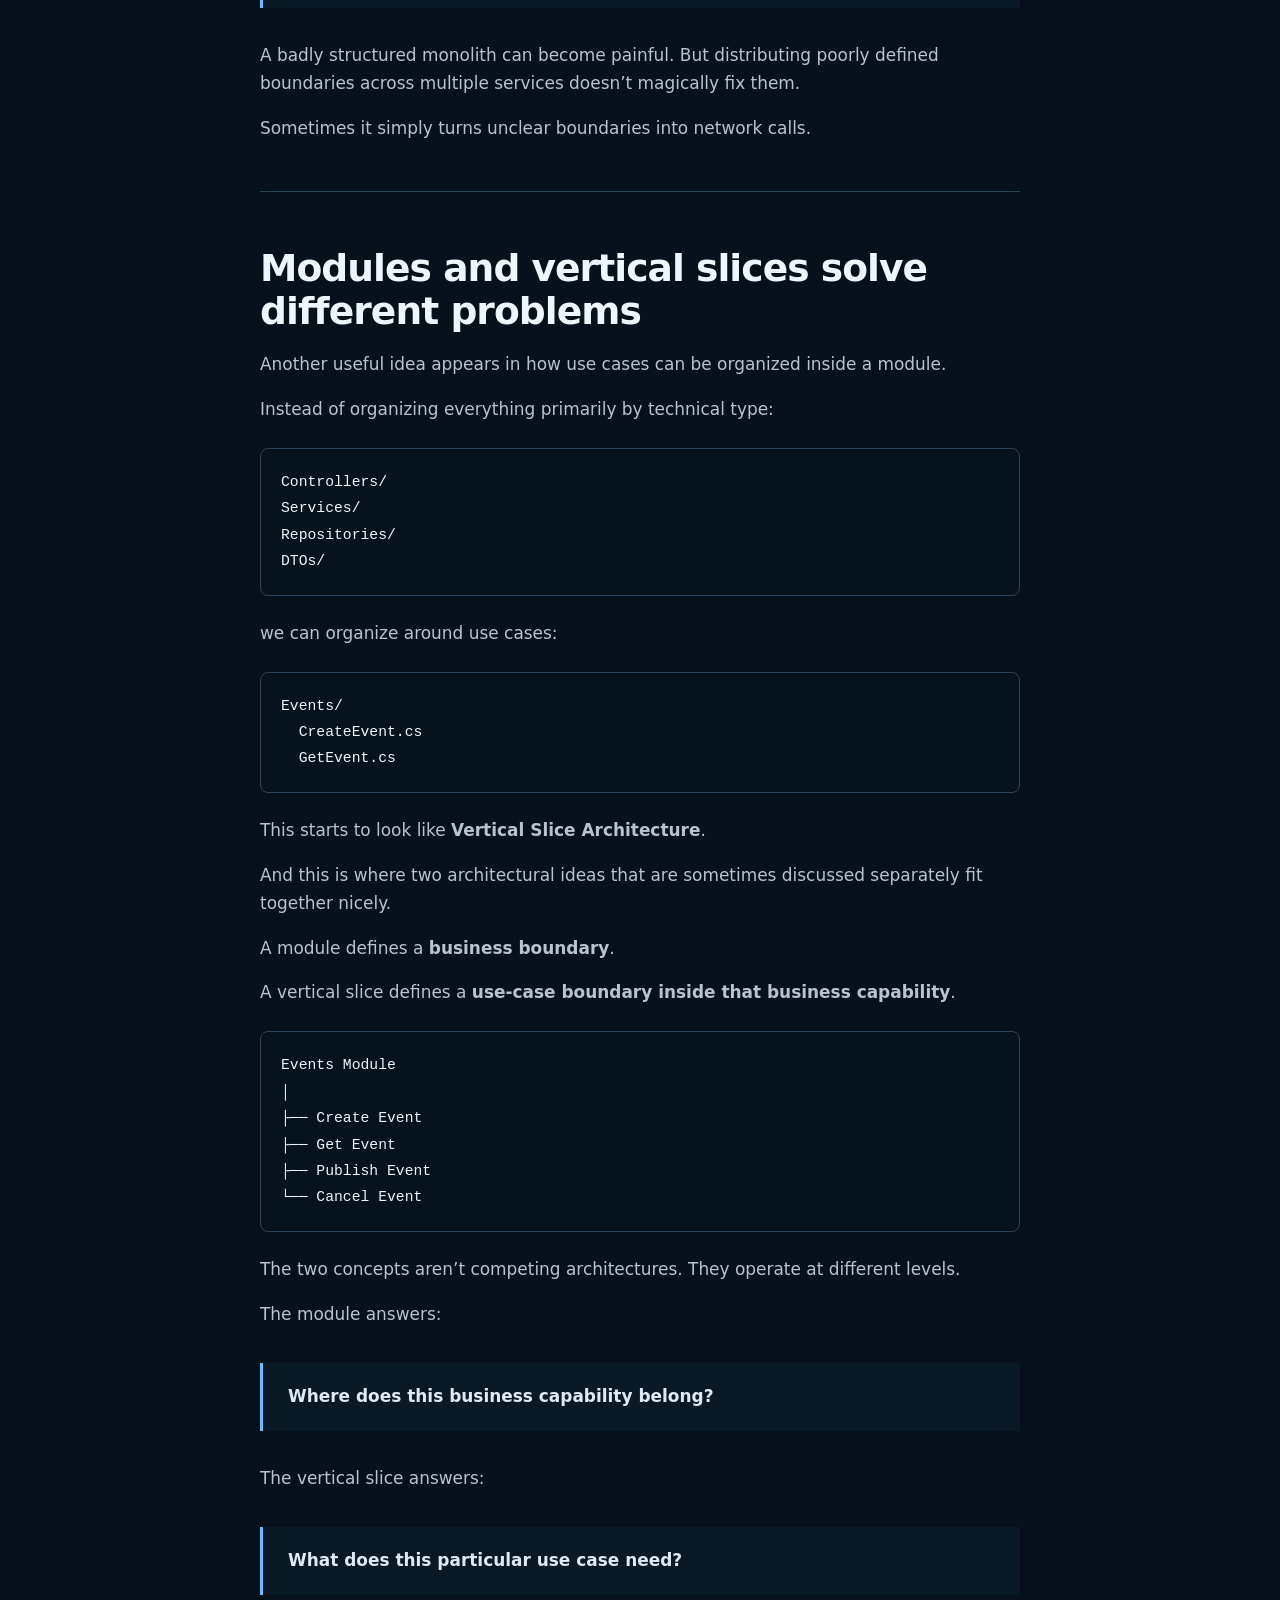
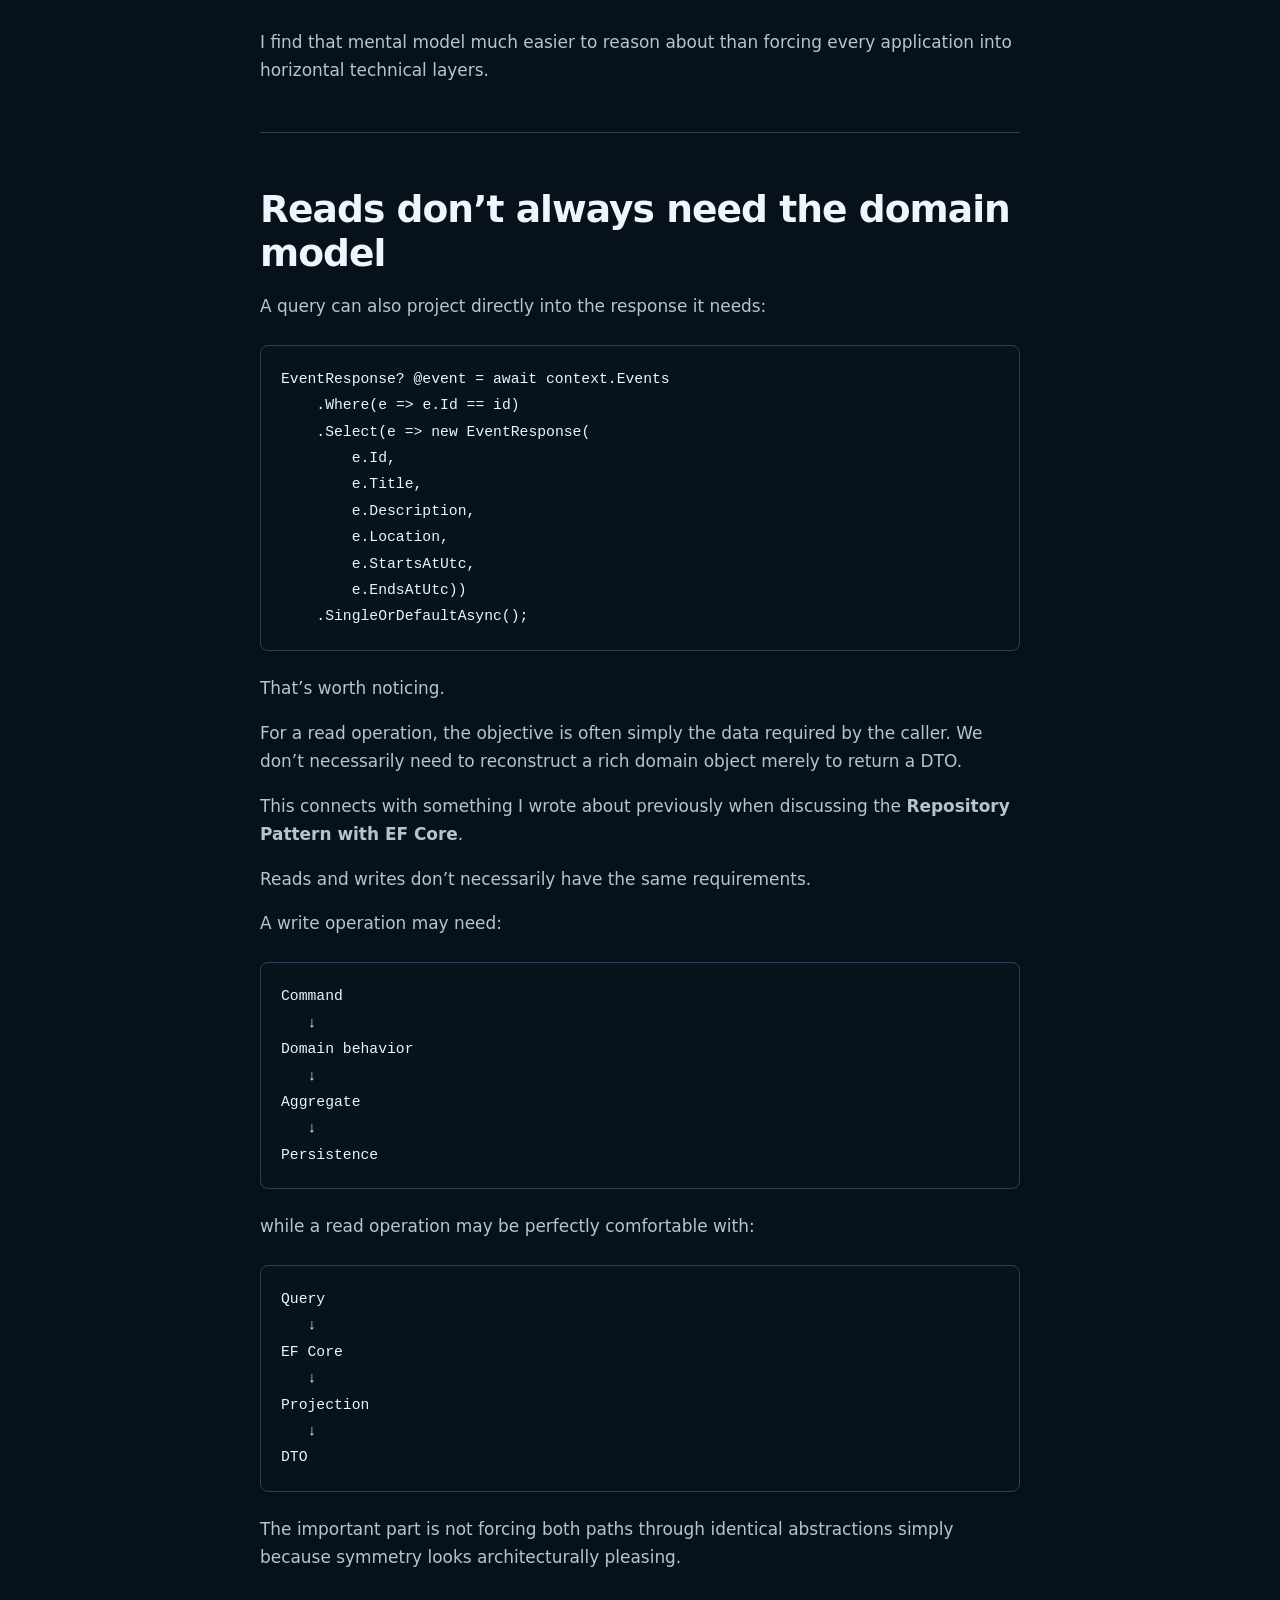
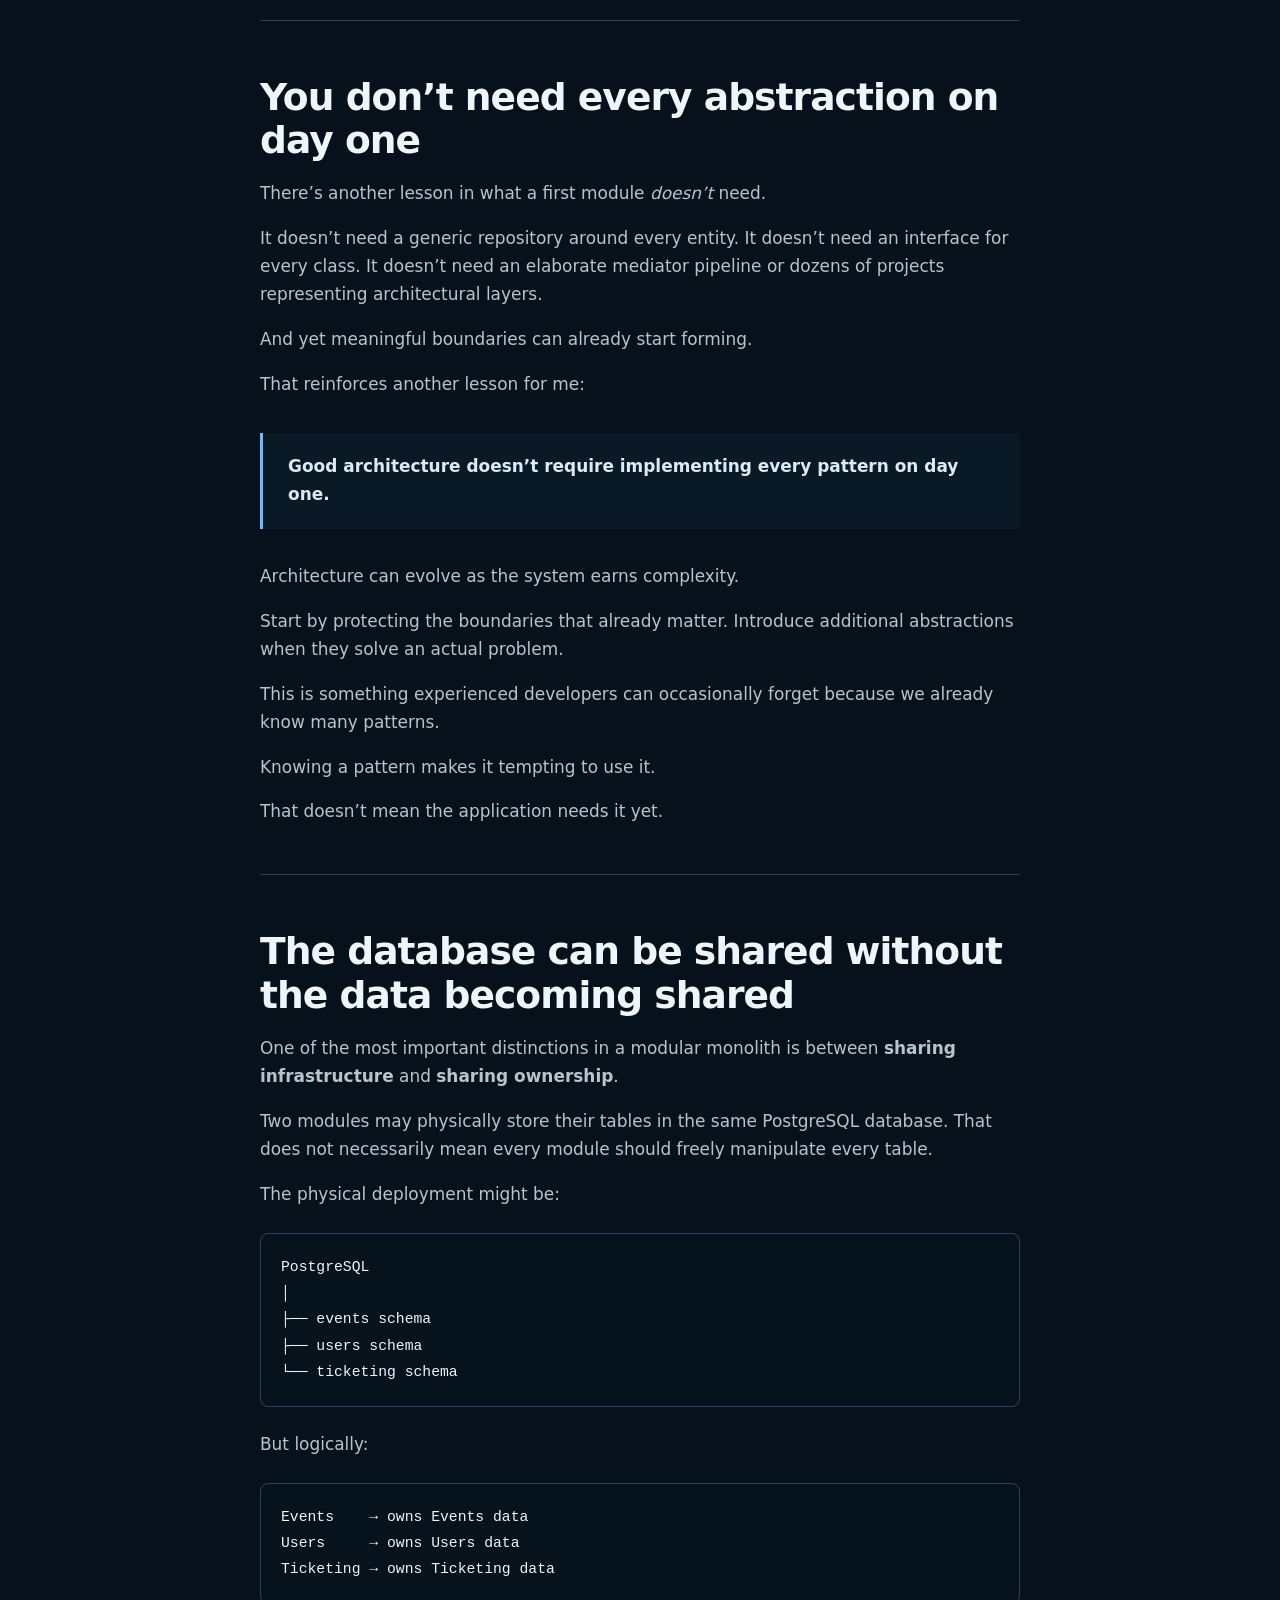
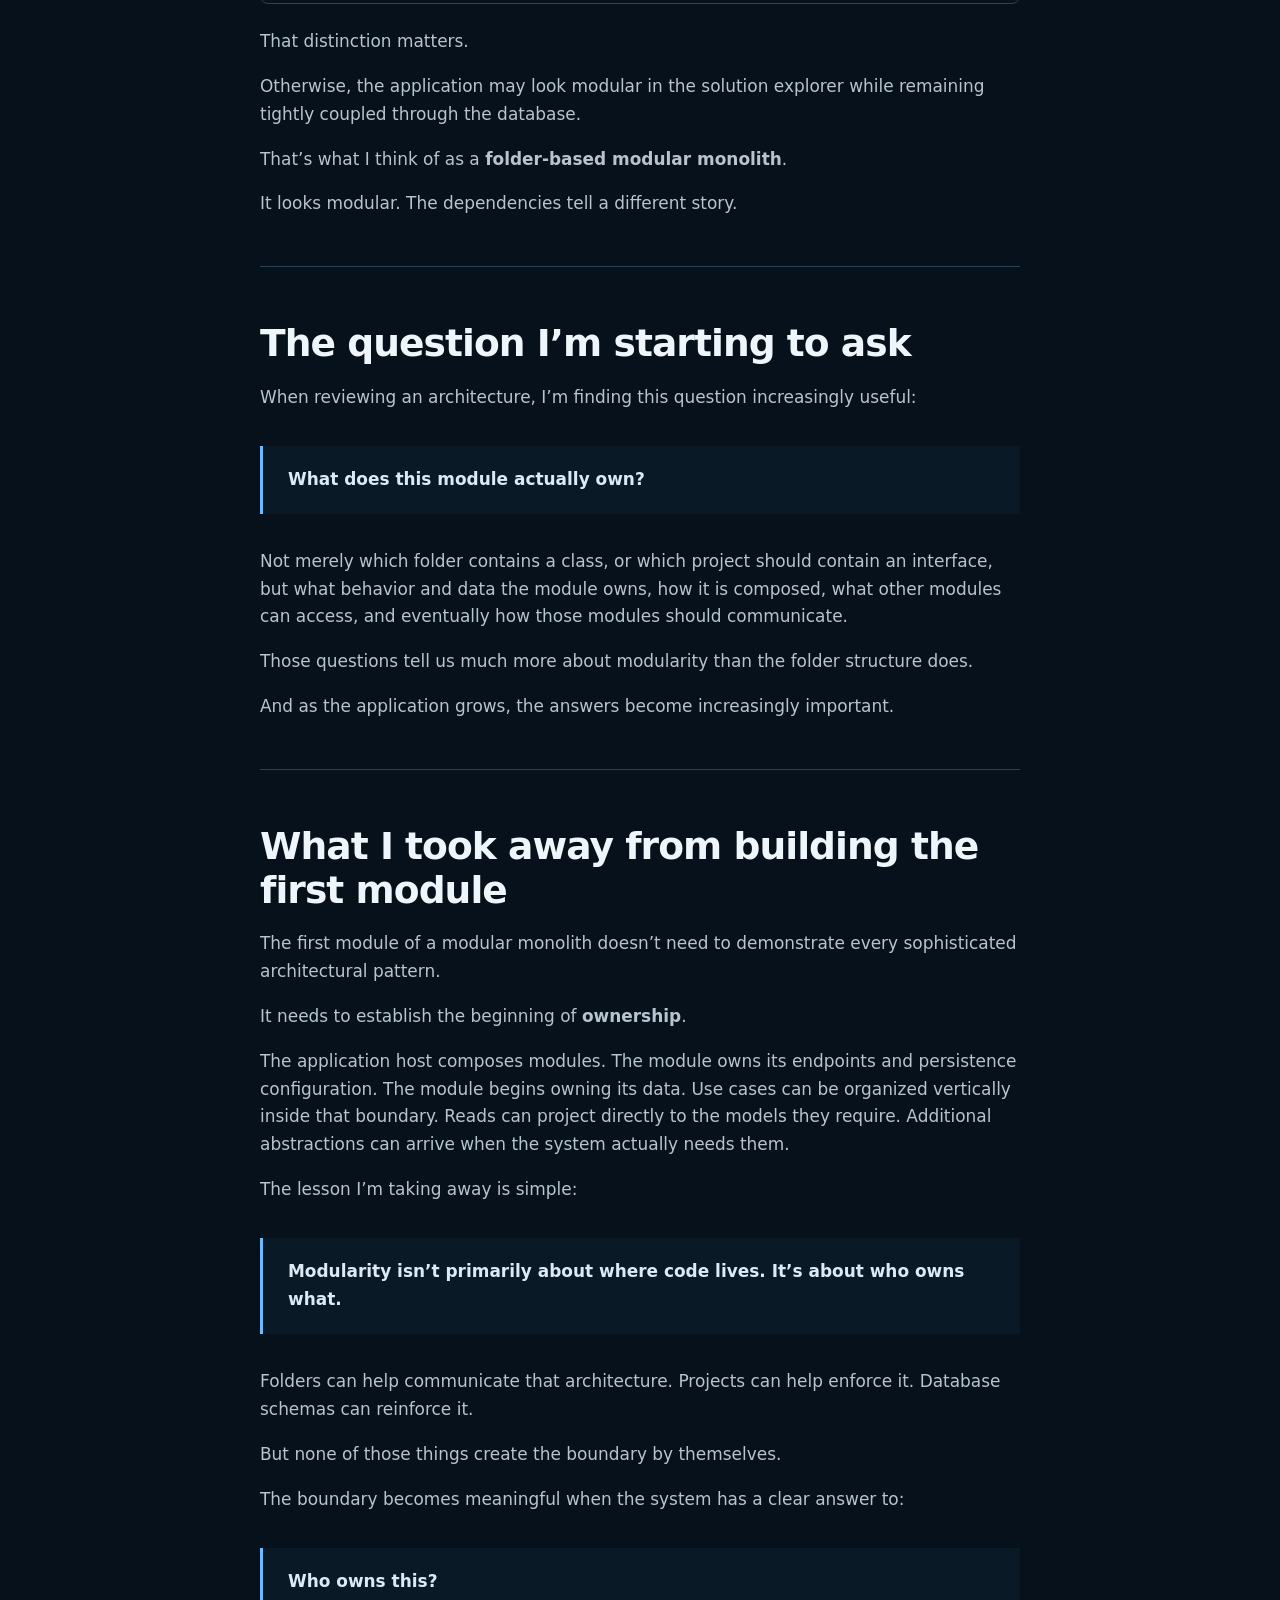
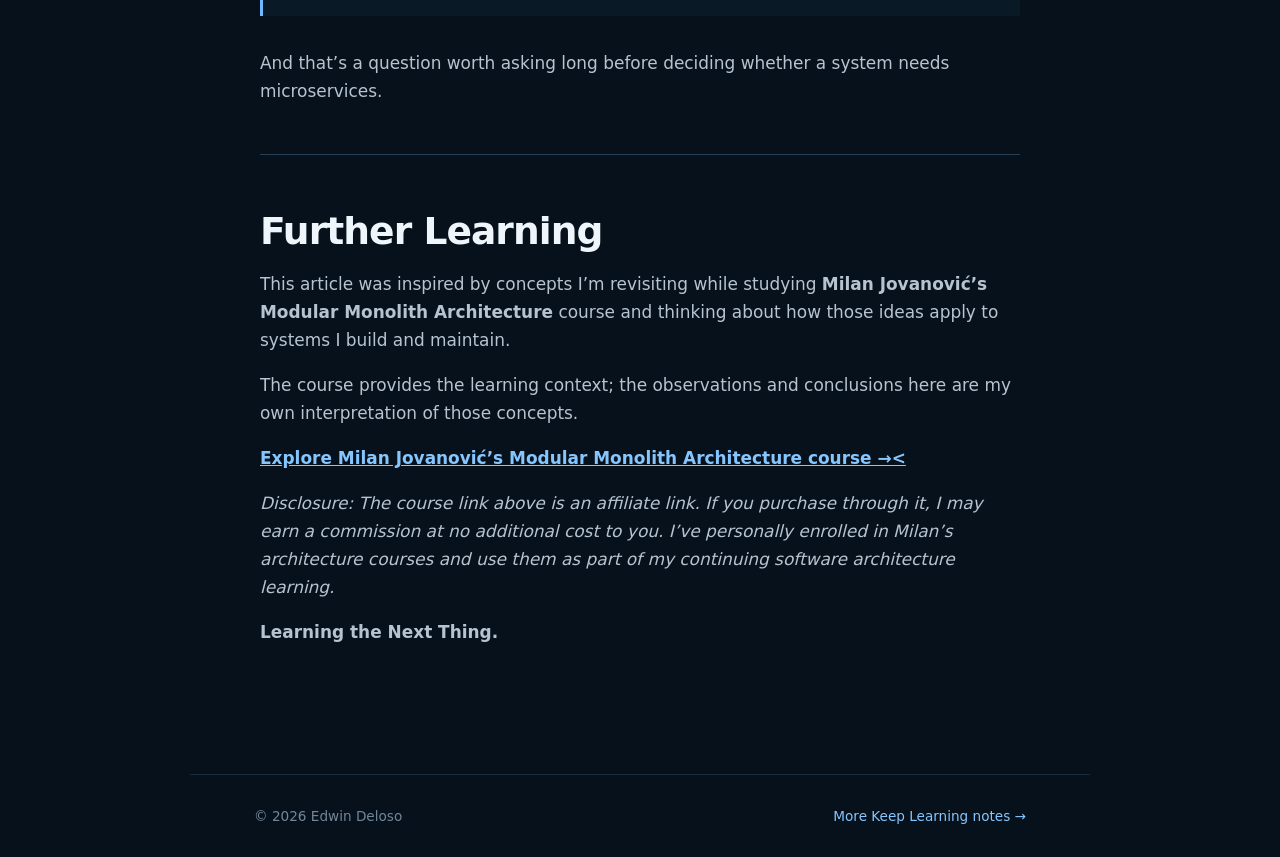
<file: articles/a-modular-monolith-is-more-than-organizing-code-into-folders/index.html>
<!doctype html><html lang="en"><head>
<meta charset="utf-8"><meta name="viewport" content="width=device-width,initial-scale=1">
<title>A Modular Monolith Is More Than Organizing Code Into Folders | Edwin Deloso</title>
<meta name="description" content="A practical look at what makes a module meaningful: ownership of behavior, composition, persistence, data, and use-case boundaries.">
<meta name="author" content="Edwin Deloso"><meta name="robots" content="index,follow,max-image-preview:large"><meta name="theme-color" content="#07111b">
<link rel="canonical" href="https://edwindeloso.com/articles/a-modular-monolith-is-more-than-organizing-code-into-folders/">
<meta property="og:type" content="article"><meta property="og:title" content="A Modular Monolith Is More Than Organizing Code Into Folders"><meta property="og:description" content="A folder doesn't create a module. Ownership does. A practical look at boundaries in a modular monolith."><meta property="og:url" content="https://edwindeloso.com/articles/a-modular-monolith-is-more-than-organizing-code-into-folders/"><meta property="og:site_name" content="Edwin Deloso"><meta property="og:image" content="https://edwindeloso.com/assets/edwindelosologo.png"><meta property="article:published_time" content="2026-10-01"><meta property="article:author" content="Edwin Deloso">
<meta name="twitter:card" content="summary"><meta name="twitter:title" content="A Modular Monolith Is More Than Organizing Code Into Folders | Edwin Deloso"><meta name="twitter:description" content="Modularity isn't primarily about where code lives. It's about who owns what."><meta name="twitter:image" content="https://edwindeloso.com/assets/edwindelosologo.png">
<script type="application/ld+json">{"@context":"https://schema.org","@type":"Article","headline":"A Modular Monolith Is More Than Organizing Code Into Folders","description":"A practical look at what makes a module meaningful: ownership of behavior, composition, persistence, data, and use-case boundaries.","datePublished":"2026-10-01","dateModified":"2026-10-01","mainEntityOfPage":"https://edwindeloso.com/articles/a-modular-monolith-is-more-than-organizing-code-into-folders/","author":{"@type":"Person","@id":"https://edwindeloso.com/#person","name":"Edwin Deloso","url":"https://edwindeloso.com/"},"publisher":{"@type":"Person","@id":"https://edwindeloso.com/#person","name":"Edwin Deloso"},"keywords":[".NET","ASP.NET Core","Modular Monolith","Vertical Slice Architecture","Entity Framework Core","Software Architecture"]}</script>
<!-- Google tag (gtag.js) -->
<script async src="https://www.googletagmanager.com/gtag/js?id=G-X8E6S5GKC9"></script>
<script>window.dataLayer=window.dataLayer||[];function gtag(){dataLayer.push(arguments);}gtag('js',new Date());gtag('config','G-X8E6S5GKC9');</script>
<link rel="stylesheet" href="../../css/styles.css"></head><body>
<header class="nav"><a class="article-brand" href="../../" aria-label="Edwin Deloso — Learning the Next Thing"><img src="../../assets/edwindelosologo.png" alt="Edwin Deloso — Learning the Next Thing"></a><nav><a href="../../#story">Story</a><a href="../../#journey">Journey</a><a href="../../#notes">Engineering Notes</a><a href="../../#keep-learning">Keep Learning</a><a href="../../#contact">Contact</a></nav></header>
<main class="article-shell"><a class="article-back" href="../../#keep-learning">← Keep Learning</a><header class="article-header"><p class="eyebrow">.NET · MODULAR MONOLITH · SOFTWARE ARCHITECTURE</p><h1>A Modular Monolith Is More Than Organizing Code Into Folders</h1><p class="article-deck">A folder doesn't create a module. Ownership does. What matters is who owns the behavior, composition, persistence, and data.</p><div class="article-meta"><span>By Edwin Deloso</span><span>October 1, 2026</span><span>Keep Learning · No. 2</span></div></header>
<article class="article-body technical-article"><p>The first thing many developers notice about a modular monolith is
the folder structure.</p>
<p>You see something like:</p>
<pre class="text"><code>Modules/
  Events/
  Users/
  Ticketing/</code></pre>
<p>and it looks straightforward.</p>
<p>Create some folders. Put related features together. Call them
modules.</p>
<p>But while revisiting modular monolith architecture, one thing became
clearer to me:</p>
<blockquote>
<p><strong>A folder doesn’t create a module. Ownership
does.</strong></p>
</blockquote>
<p>A meaningful module should own more than the location of its source
files. It should establish boundaries around its behavior, composition,
persistence, and data.</p>
<p>That distinction sounds small. Architecturally, it isn’t.</p>
<hr />
<h2 id="the-application-host-shouldnt-know-everything">The application
host shouldn’t know everything</h2>
<p>Consider a host application with an Events module.</p>
<p>The application’s startup can remain remarkably small:</p>
<div class="sourceCode" id="cb2"><pre
class="sourceCode csharp"><code class="sourceCode cs"><span id="cb2-1"><a href="#cb2-1" aria-hidden="true" tabindex="-1"></a>builder<span class="op">.</span><span class="fu">Services</span><span class="op">.</span><span class="fu">AddEventsModule</span><span class="op">(</span>builder<span class="op">.</span><span class="fu">Configuration</span><span class="op">);</span></span>
<span id="cb2-2"><a href="#cb2-2" aria-hidden="true" tabindex="-1"></a></span>
<span id="cb2-3"><a href="#cb2-3" aria-hidden="true" tabindex="-1"></a>WebApplication app <span class="op">=</span> builder<span class="op">.</span><span class="fu">Build</span><span class="op">();</span></span>
<span id="cb2-4"><a href="#cb2-4" aria-hidden="true" tabindex="-1"></a></span>
<span id="cb2-5"><a href="#cb2-5" aria-hidden="true" tabindex="-1"></a>EventsModule<span class="op">.</span><span class="fu">MapEndpoints</span><span class="op">(</span>app<span class="op">);</span></span></code></pre></div>
<p>The host knows that an Events module exists, but it doesn’t need to
know every implementation detail inside that module.</p>
<p>The module itself can own its registration and endpoint mapping.
Instead of allowing <code>Program.cs</code> to gradually become the
place where every feature registers its database, services, endpoints,
handlers, and infrastructure, the module encapsulates those details.</p>
<p>The host becomes the <strong>composition root for modules</strong>,
rather than the place where every implementation detail in the system is
wired together.</p>
<p>That’s a subtle but useful distinction.</p>
<hr />
<h2 id="data-ownership-is-part-of-modularity">Data ownership is part of
modularity</h2>
<p>The more interesting part comes when persistence enters the
picture.</p>
<p>A module can have its own <code>DbContext</code> and its own database
schema:</p>
<div class="sourceCode" id="cb3"><pre
class="sourceCode csharp"><code class="sourceCode cs"><span id="cb3-1"><a href="#cb3-1" aria-hidden="true" tabindex="-1"></a><span class="kw">public</span> <span class="kw">sealed</span> <span class="kw">class</span> <span class="fu">EventsDbContext</span><span class="op">(</span></span>
<span id="cb3-2"><a href="#cb3-2" aria-hidden="true" tabindex="-1"></a>    DbContextOptions<span class="op">&lt;</span>EventsDbContext<span class="op">&gt;</span> options<span class="op">)</span></span>
<span id="cb3-3"><a href="#cb3-3" aria-hidden="true" tabindex="-1"></a>    <span class="op">:</span> <span class="fu">DbContext</span><span class="op">(</span>options<span class="op">)</span></span>
<span id="cb3-4"><a href="#cb3-4" aria-hidden="true" tabindex="-1"></a><span class="op">{</span></span>
<span id="cb3-5"><a href="#cb3-5" aria-hidden="true" tabindex="-1"></a>    <span class="kw">internal</span> DbSet<span class="op">&lt;</span>Event<span class="op">&gt;</span> Events <span class="op">{</span> <span class="kw">get</span><span class="op">;</span> <span class="kw">set</span><span class="op">;</span> <span class="op">}</span></span>
<span id="cb3-6"><a href="#cb3-6" aria-hidden="true" tabindex="-1"></a></span>
<span id="cb3-7"><a href="#cb3-7" aria-hidden="true" tabindex="-1"></a>    <span class="kw">protected</span> <span class="kw">override</span> <span class="dt">void</span> <span class="fu">OnModelCreating</span><span class="op">(</span>ModelBuilder modelBuilder<span class="op">)</span></span>
<span id="cb3-8"><a href="#cb3-8" aria-hidden="true" tabindex="-1"></a>    <span class="op">{</span></span>
<span id="cb3-9"><a href="#cb3-9" aria-hidden="true" tabindex="-1"></a>        modelBuilder<span class="op">.</span><span class="fu">HasDefaultSchema</span><span class="op">(</span>Schemas<span class="op">.</span><span class="fu">Events</span><span class="op">);</span></span>
<span id="cb3-10"><a href="#cb3-10" aria-hidden="true" tabindex="-1"></a>    <span class="op">}</span></span>
<span id="cb3-11"><a href="#cb3-11" aria-hidden="true" tabindex="-1"></a><span class="op">}</span></span></code></pre></div>
<p>Notice what is happening.</p>
<p>The module doesn’t merely own some C# classes. It owns a persistence
boundary.</p>
<p>Its tables can live under an <code>events</code> database schema, and
its persistence configuration stays with the module.</p>
<p>Conceptually:</p>
<pre class="text"><code>Application
│
├── Events Module
│   ├── Events behavior
│   ├── Events endpoints
│   ├── EventsDbContext
│   └── events schema
│
├── Users Module
│   └── ...
│
└── Ticketing Module
    └── ...</code></pre>
<p>The modules may still use the same physical PostgreSQL database.
That’s one of the practical advantages of a modular monolith: we don’t
immediately pay the operational cost of distributed services.</p>
<p>But logically, we’re beginning to establish ownership.</p>
<p>That leads to a question I find more useful than simply asking
whether a class is in the correct folder:</p>
<blockquote>
<p><strong>Which module owns this data?</strong></p>
</blockquote>
<p>If the answer isn’t clear, the module boundary probably isn’t clear
either.</p>
<hr />
<h2 id="modular-doesnt-automatically-mean-distributed">Modular doesn’t
automatically mean distributed</h2>
<p>This is where modular monoliths become particularly interesting.</p>
<p>We can establish meaningful boundaries without immediately
introducing separate services, message brokers, service discovery,
network failure modes, distributed tracing, and deployment
coordination.</p>
<p>Instead, we can retain a single deployable application while creating
internal business boundaries.</p>
<pre class="text"><code>                Application
                     │
        ┌────────────┼────────────┐
        │            │            │
      Events       Users       Ticketing
        │            │            │
        └────────────┼────────────┘
                     │
                 Database</code></pre>
<p>That’s why I increasingly think the interesting question isn’t
simply:</p>
<blockquote>
<p>Monolith or microservices?</p>
</blockquote>
<p>It’s:</p>
<blockquote>
<p><strong>How well defined are the boundaries of the
system?</strong></p>
</blockquote>
<p>A badly structured monolith can become painful. But distributing
poorly defined boundaries across multiple services doesn’t magically fix
them.</p>
<p>Sometimes it simply turns unclear boundaries into network calls.</p>
<hr />
<h2 id="modules-and-vertical-slices-solve-different-problems">Modules
and vertical slices solve different problems</h2>
<p>Another useful idea appears in how use cases can be organized inside
a module.</p>
<p>Instead of organizing everything primarily by technical type:</p>
<pre class="text"><code>Controllers/
Services/
Repositories/
DTOs/</code></pre>
<p>we can organize around use cases:</p>
<pre class="text"><code>Events/
  CreateEvent.cs
  GetEvent.cs</code></pre>
<p>This starts to look like <strong>Vertical Slice
Architecture</strong>.</p>
<p>And this is where two architectural ideas that are sometimes
discussed separately fit together nicely.</p>
<p>A module defines a <strong>business boundary</strong>.</p>
<p>A vertical slice defines a <strong>use-case boundary inside that
business capability</strong>.</p>
<pre class="text"><code>Events Module
│
├── Create Event
├── Get Event
├── Publish Event
└── Cancel Event</code></pre>
<p>The two concepts aren’t competing architectures. They operate at
different levels.</p>
<p>The module answers:</p>
<blockquote>
<p><strong>Where does this business capability belong?</strong></p>
</blockquote>
<p>The vertical slice answers:</p>
<blockquote>
<p><strong>What does this particular use case need?</strong></p>
</blockquote>
<p>I find that mental model much easier to reason about than forcing
every application into horizontal technical layers.</p>
<hr />
<h2 id="reads-dont-always-need-the-domain-model">Reads don’t always need
the domain model</h2>
<p>A query can also project directly into the response it needs:</p>
<div class="sourceCode" id="cb9"><pre
class="sourceCode csharp"><code class="sourceCode cs"><span id="cb9-1"><a href="#cb9-1" aria-hidden="true" tabindex="-1"></a>EventResponse<span class="op">?</span> @event <span class="op">=</span> await context<span class="op">.</span><span class="fu">Events</span></span>
<span id="cb9-2"><a href="#cb9-2" aria-hidden="true" tabindex="-1"></a>    <span class="op">.</span><span class="fu">Where</span><span class="op">(</span>e <span class="op">=&gt;</span> e<span class="op">.</span><span class="fu">Id</span> <span class="op">==</span> id<span class="op">)</span></span>
<span id="cb9-3"><a href="#cb9-3" aria-hidden="true" tabindex="-1"></a>    <span class="op">.</span><span class="fu">Select</span><span class="op">(</span>e <span class="op">=&gt;</span> <span class="kw">new</span> <span class="fu">EventResponse</span><span class="op">(</span></span>
<span id="cb9-4"><a href="#cb9-4" aria-hidden="true" tabindex="-1"></a>        e<span class="op">.</span><span class="fu">Id</span><span class="op">,</span></span>
<span id="cb9-5"><a href="#cb9-5" aria-hidden="true" tabindex="-1"></a>        e<span class="op">.</span><span class="fu">Title</span><span class="op">,</span></span>
<span id="cb9-6"><a href="#cb9-6" aria-hidden="true" tabindex="-1"></a>        e<span class="op">.</span><span class="fu">Description</span><span class="op">,</span></span>
<span id="cb9-7"><a href="#cb9-7" aria-hidden="true" tabindex="-1"></a>        e<span class="op">.</span><span class="fu">Location</span><span class="op">,</span></span>
<span id="cb9-8"><a href="#cb9-8" aria-hidden="true" tabindex="-1"></a>        e<span class="op">.</span><span class="fu">StartsAtUtc</span><span class="op">,</span></span>
<span id="cb9-9"><a href="#cb9-9" aria-hidden="true" tabindex="-1"></a>        e<span class="op">.</span><span class="fu">EndsAtUtc</span><span class="op">))</span></span>
<span id="cb9-10"><a href="#cb9-10" aria-hidden="true" tabindex="-1"></a>    <span class="op">.</span><span class="fu">SingleOrDefaultAsync</span><span class="op">();</span></span></code></pre></div>
<p>That’s worth noticing.</p>
<p>For a read operation, the objective is often simply the data required
by the caller. We don’t necessarily need to reconstruct a rich domain
object merely to return a DTO.</p>
<p>This connects with something I wrote about previously when discussing
the <strong>Repository Pattern with EF Core</strong>.</p>
<p>Reads and writes don’t necessarily have the same requirements.</p>
<p>A write operation may need:</p>
<pre class="text"><code>Command
   ↓
Domain behavior
   ↓
Aggregate
   ↓
Persistence</code></pre>
<p>while a read operation may be perfectly comfortable with:</p>
<pre class="text"><code>Query
   ↓
EF Core
   ↓
Projection
   ↓
DTO</code></pre>
<p>The important part is not forcing both paths through identical
abstractions simply because symmetry looks architecturally pleasing.</p>
<hr />
<h2 id="you-dont-need-every-abstraction-on-day-one">You don’t need every
abstraction on day one</h2>
<p>There’s another lesson in what a first module <em>doesn’t</em>
need.</p>
<p>It doesn’t need a generic repository around every entity. It doesn’t
need an interface for every class. It doesn’t need an elaborate mediator
pipeline or dozens of projects representing architectural layers.</p>
<p>And yet meaningful boundaries can already start forming.</p>
<p>That reinforces another lesson for me:</p>
<blockquote>
<p><strong>Good architecture doesn’t require implementing every pattern
on day one.</strong></p>
</blockquote>
<p>Architecture can evolve as the system earns complexity.</p>
<p>Start by protecting the boundaries that already matter. Introduce
additional abstractions when they solve an actual problem.</p>
<p>This is something experienced developers can occasionally forget
because we already know many patterns.</p>
<p>Knowing a pattern makes it tempting to use it.</p>
<p>That doesn’t mean the application needs it yet.</p>
<hr />
<h2 id="the-database-can-be-shared-without-the-data-becoming-shared">The
database can be shared without the data becoming shared</h2>
<p>One of the most important distinctions in a modular monolith is
between <strong>sharing infrastructure</strong> and <strong>sharing
ownership</strong>.</p>
<p>Two modules may physically store their tables in the same PostgreSQL
database. That does not necessarily mean every module should freely
manipulate every table.</p>
<p>The physical deployment might be:</p>
<pre class="text"><code>PostgreSQL
│
├── events schema
├── users schema
└── ticketing schema</code></pre>
<p>But logically:</p>
<pre class="text"><code>Events    → owns Events data
Users     → owns Users data
Ticketing → owns Ticketing data</code></pre>
<p>That distinction matters.</p>
<p>Otherwise, the application may look modular in the solution explorer
while remaining tightly coupled through the database.</p>
<p>That’s what I think of as a <strong>folder-based modular
monolith</strong>.</p>
<p>It looks modular. The dependencies tell a different story.</p>
<hr />
<h2 id="the-question-im-starting-to-ask">The question I’m starting to
ask</h2>
<p>When reviewing an architecture, I’m finding this question
increasingly useful:</p>
<blockquote>
<p><strong>What does this module actually own?</strong></p>
</blockquote>
<p>Not merely which folder contains a class, or which project should
contain an interface, but what behavior and data the module owns, how it
is composed, what other modules can access, and eventually how those
modules should communicate.</p>
<p>Those questions tell us much more about modularity than the folder
structure does.</p>
<p>And as the application grows, the answers become increasingly
important.</p>
<hr />
<h2 id="what-i-took-away-from-building-the-first-module">What I took
away from building the first module</h2>
<p>The first module of a modular monolith doesn’t need to demonstrate
every sophisticated architectural pattern.</p>
<p>It needs to establish the beginning of
<strong>ownership</strong>.</p>
<p>The application host composes modules. The module owns its endpoints
and persistence configuration. The module begins owning its data. Use
cases can be organized vertically inside that boundary. Reads can
project directly to the models they require. Additional abstractions can
arrive when the system actually needs them.</p>
<p>The lesson I’m taking away is simple:</p>
<blockquote>
<p><strong>Modularity isn’t primarily about where code lives. It’s about
who owns what.</strong></p>
</blockquote>
<p>Folders can help communicate that architecture. Projects can help
enforce it. Database schemas can reinforce it.</p>
<p>But none of those things create the boundary by themselves.</p>
<p>The boundary becomes meaningful when the system has a clear answer
to:</p>
<blockquote>
<p><strong>Who owns this?</strong></p>
</blockquote>
<p>And that’s a question worth asking long before deciding whether a
system needs microservices.</p>
<hr />
<h2 id="further-learning">Further Learning</h2>
<p>This article was inspired by concepts I’m revisiting while studying
<strong>Milan Jovanović’s Modular Monolith Architecture</strong> course
and thinking about how those ideas apply to systems I build and
maintain.</p>
<p>The course provides the learning context; the observations and
conclusions here are my own interpretation of those concepts.</p>
<p><strong><a href="https://www.courses.milanjovanovic.tech/a/aff_l825rpg0/external?affcode=1486372_z5q14p4o" rel="noopener noreferrer">Explore
Milan Jovanović’s Modular Monolith Architecture course
→<</a></strong></p>

<p><em>Disclosure: The course link above is an affiliate link. If you
purchase through it, I may earn a commission at no additional cost to
you. I’ve personally enrolled in Milan’s architecture courses and use
them as part of my continuing software architecture learning.</em></p>
<p><strong>Learning the Next Thing.</strong></p>
</article></main>
<footer class="article-footer"><span>© 2026 Edwin Deloso</span><a href="../../#keep-learning">More Keep Learning notes →</a></footer>
</body></html>
</file>
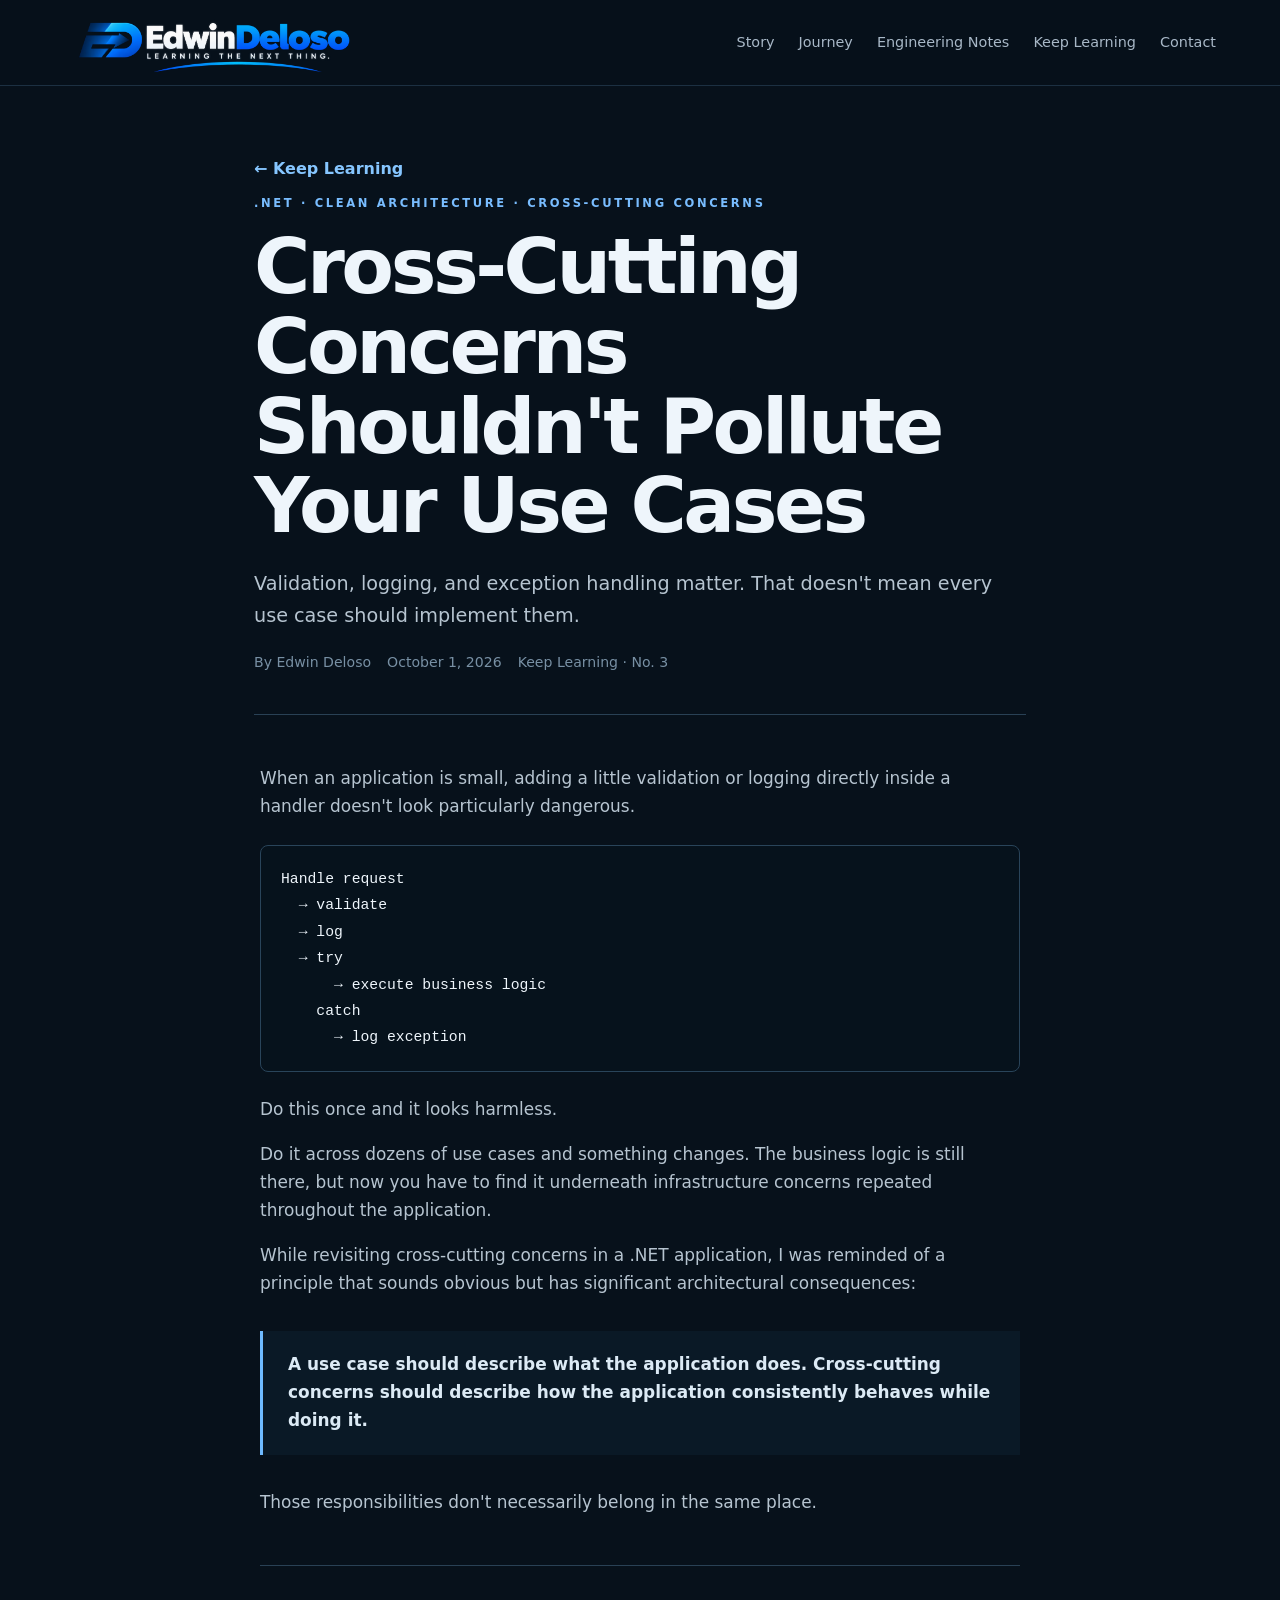
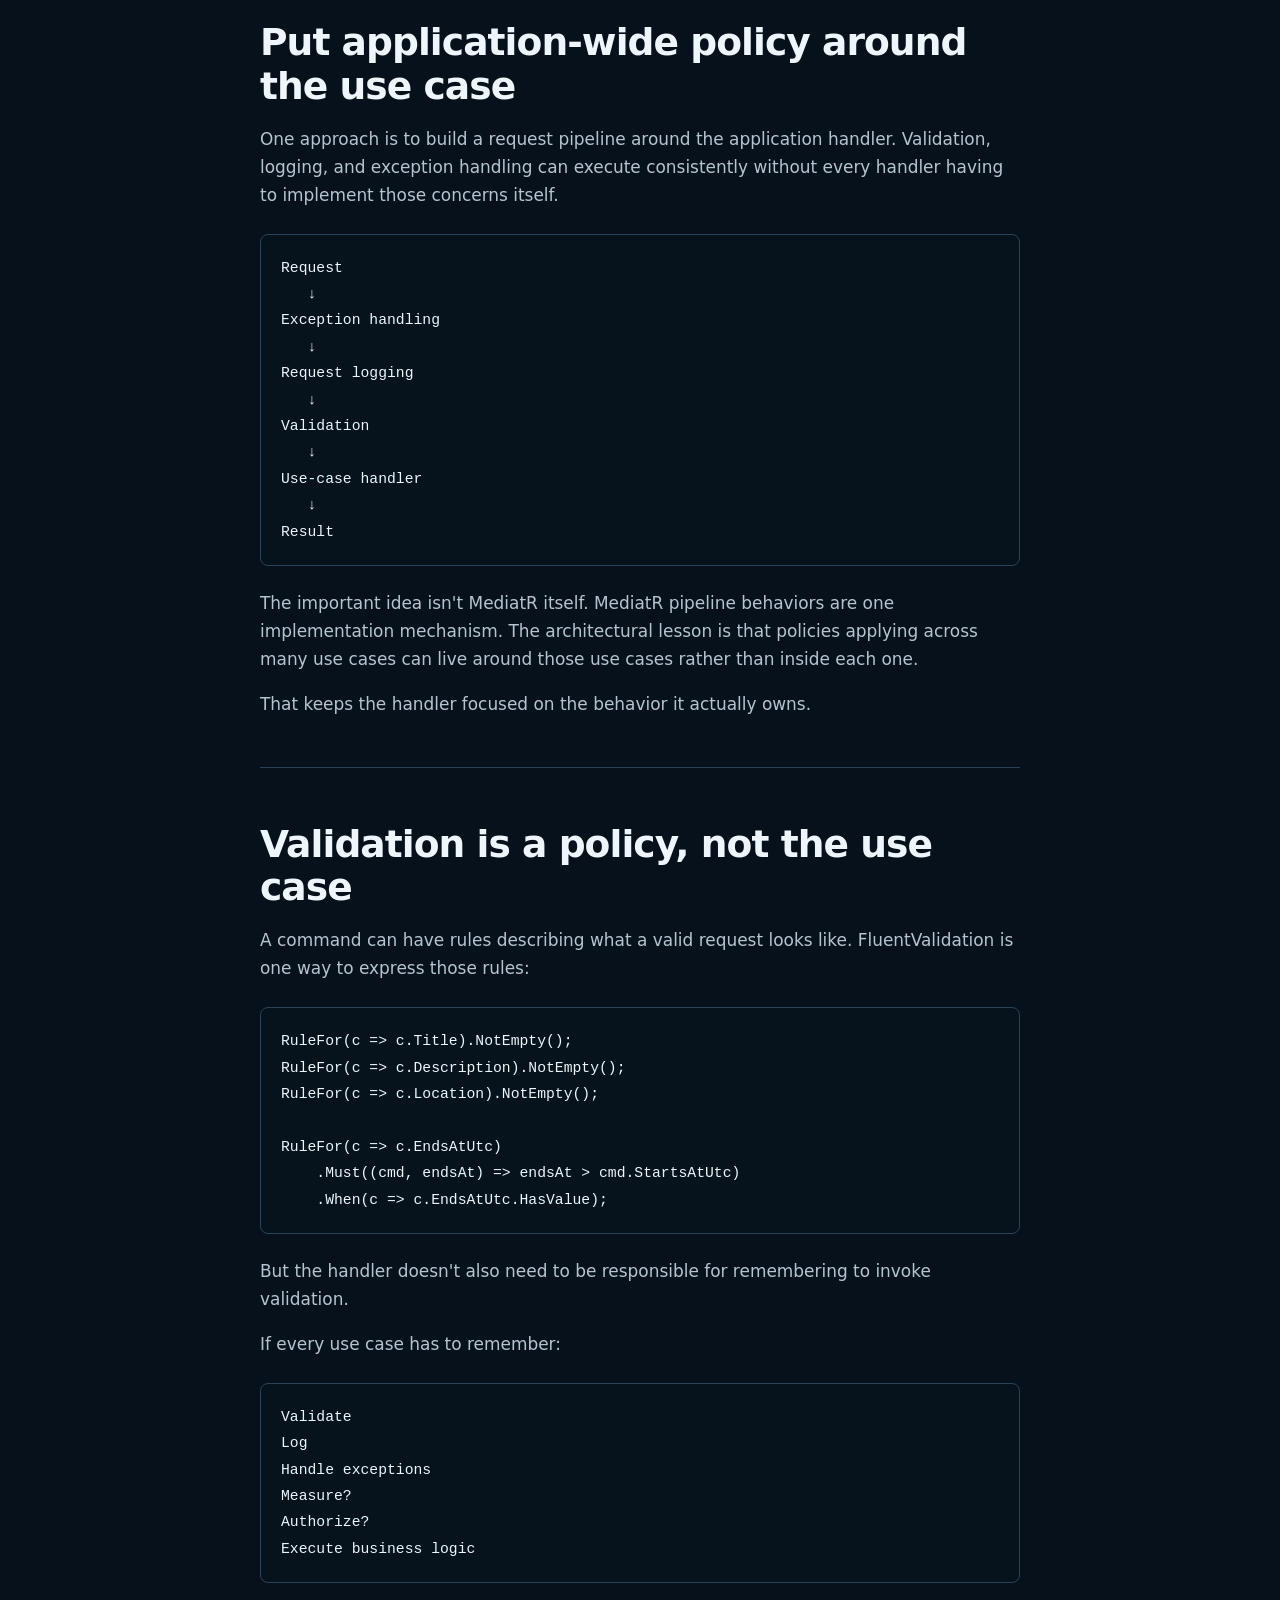
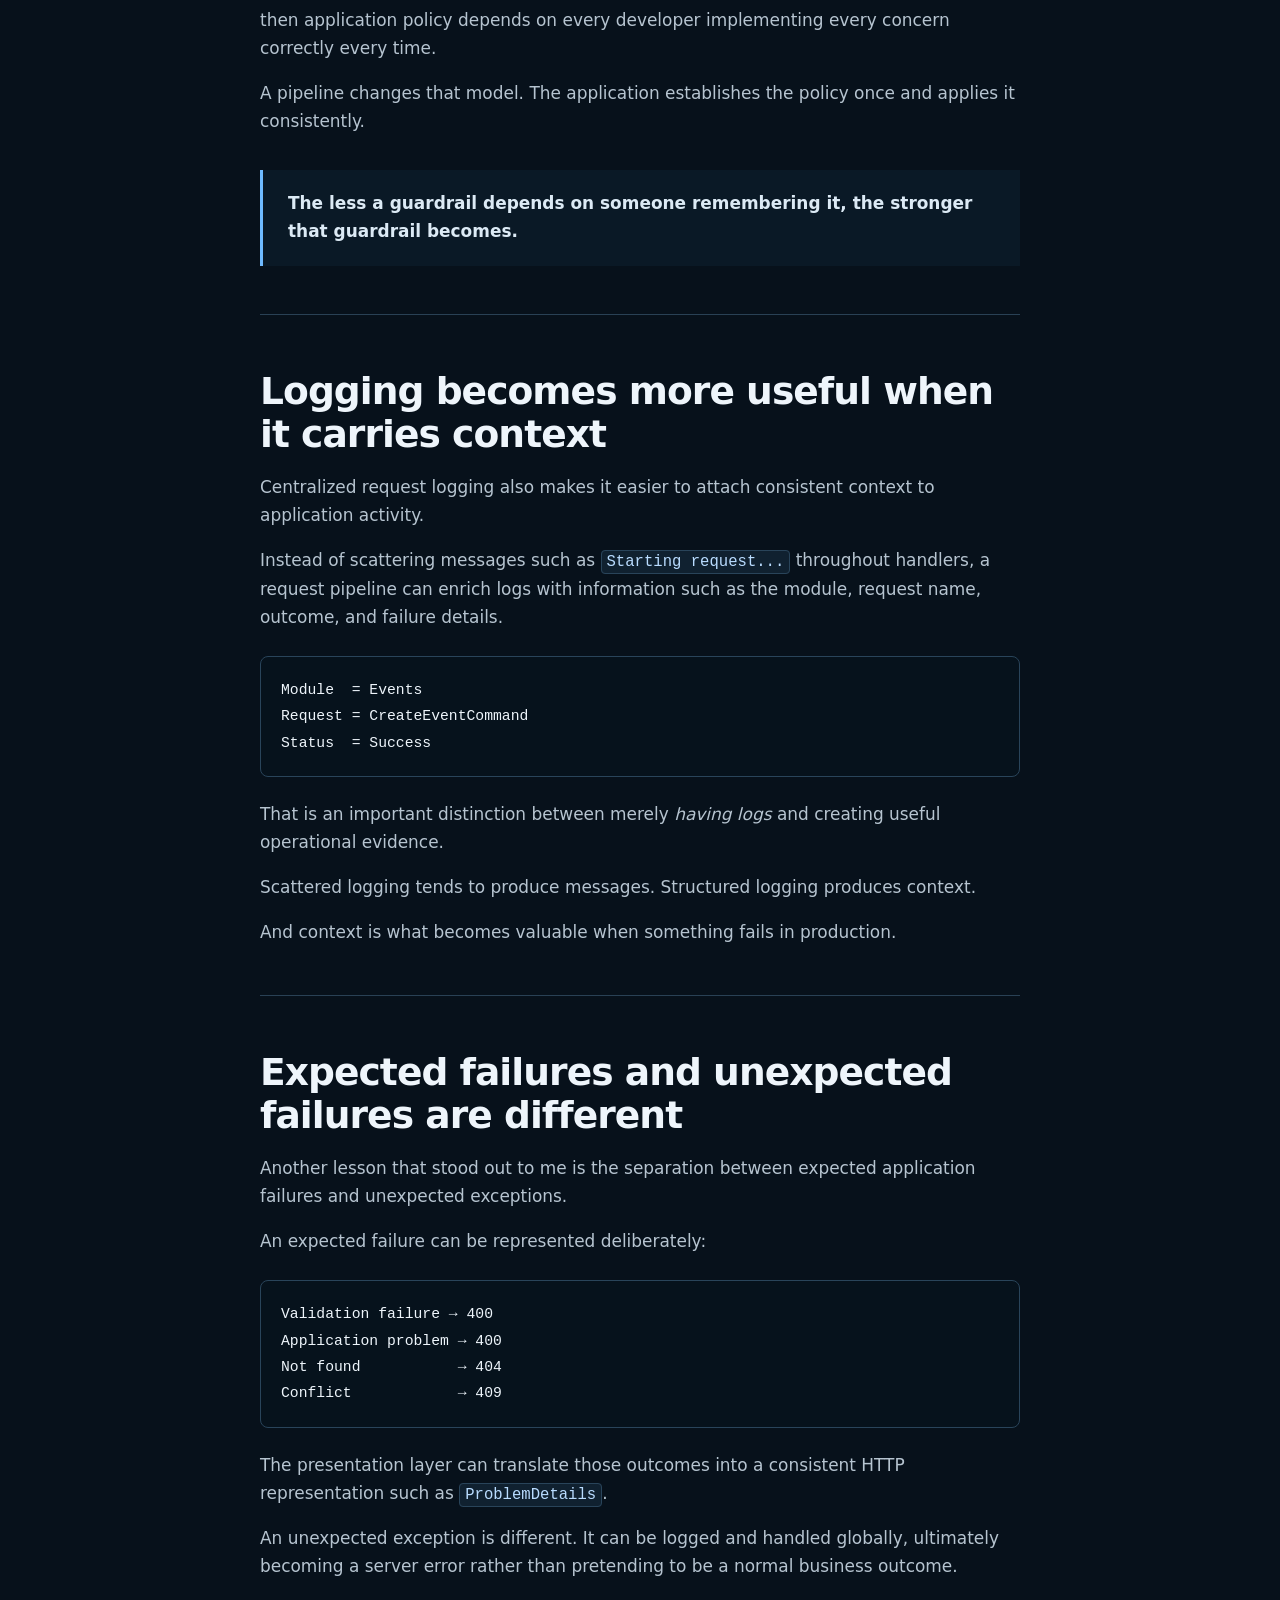
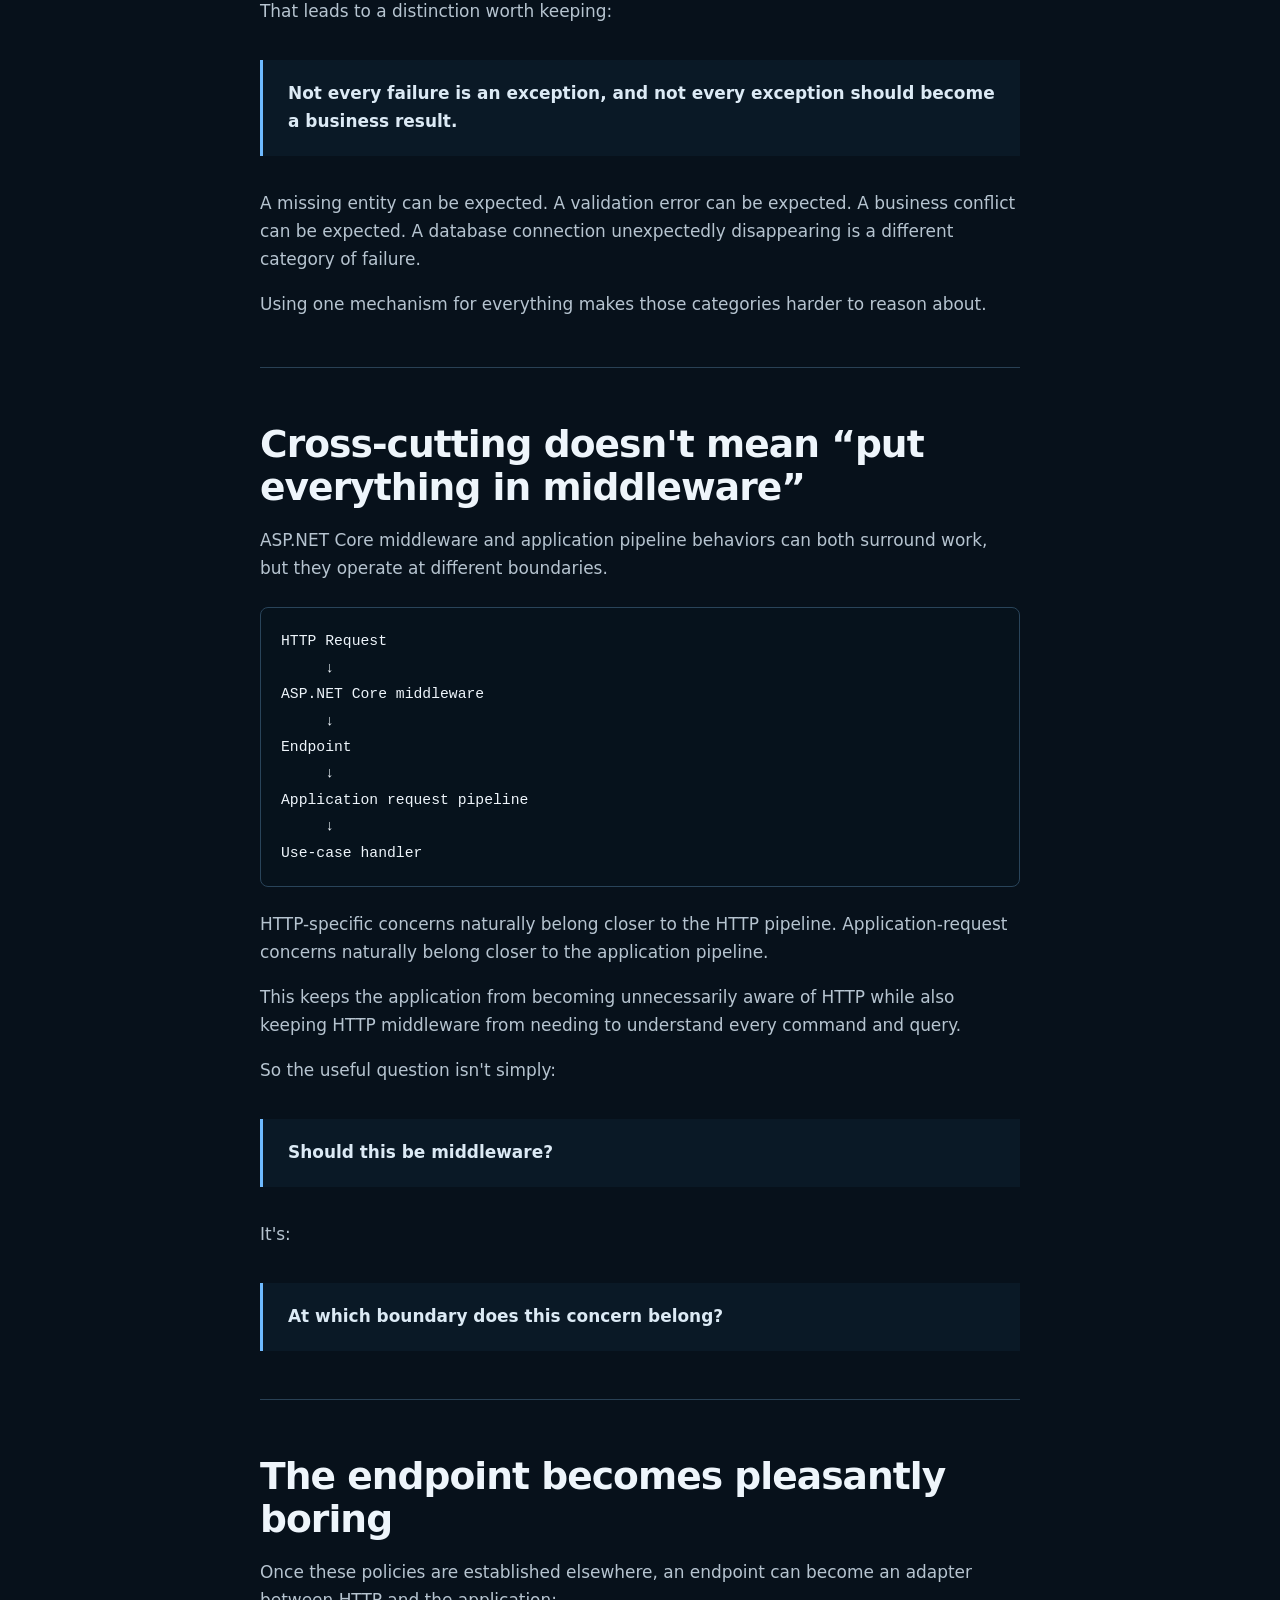
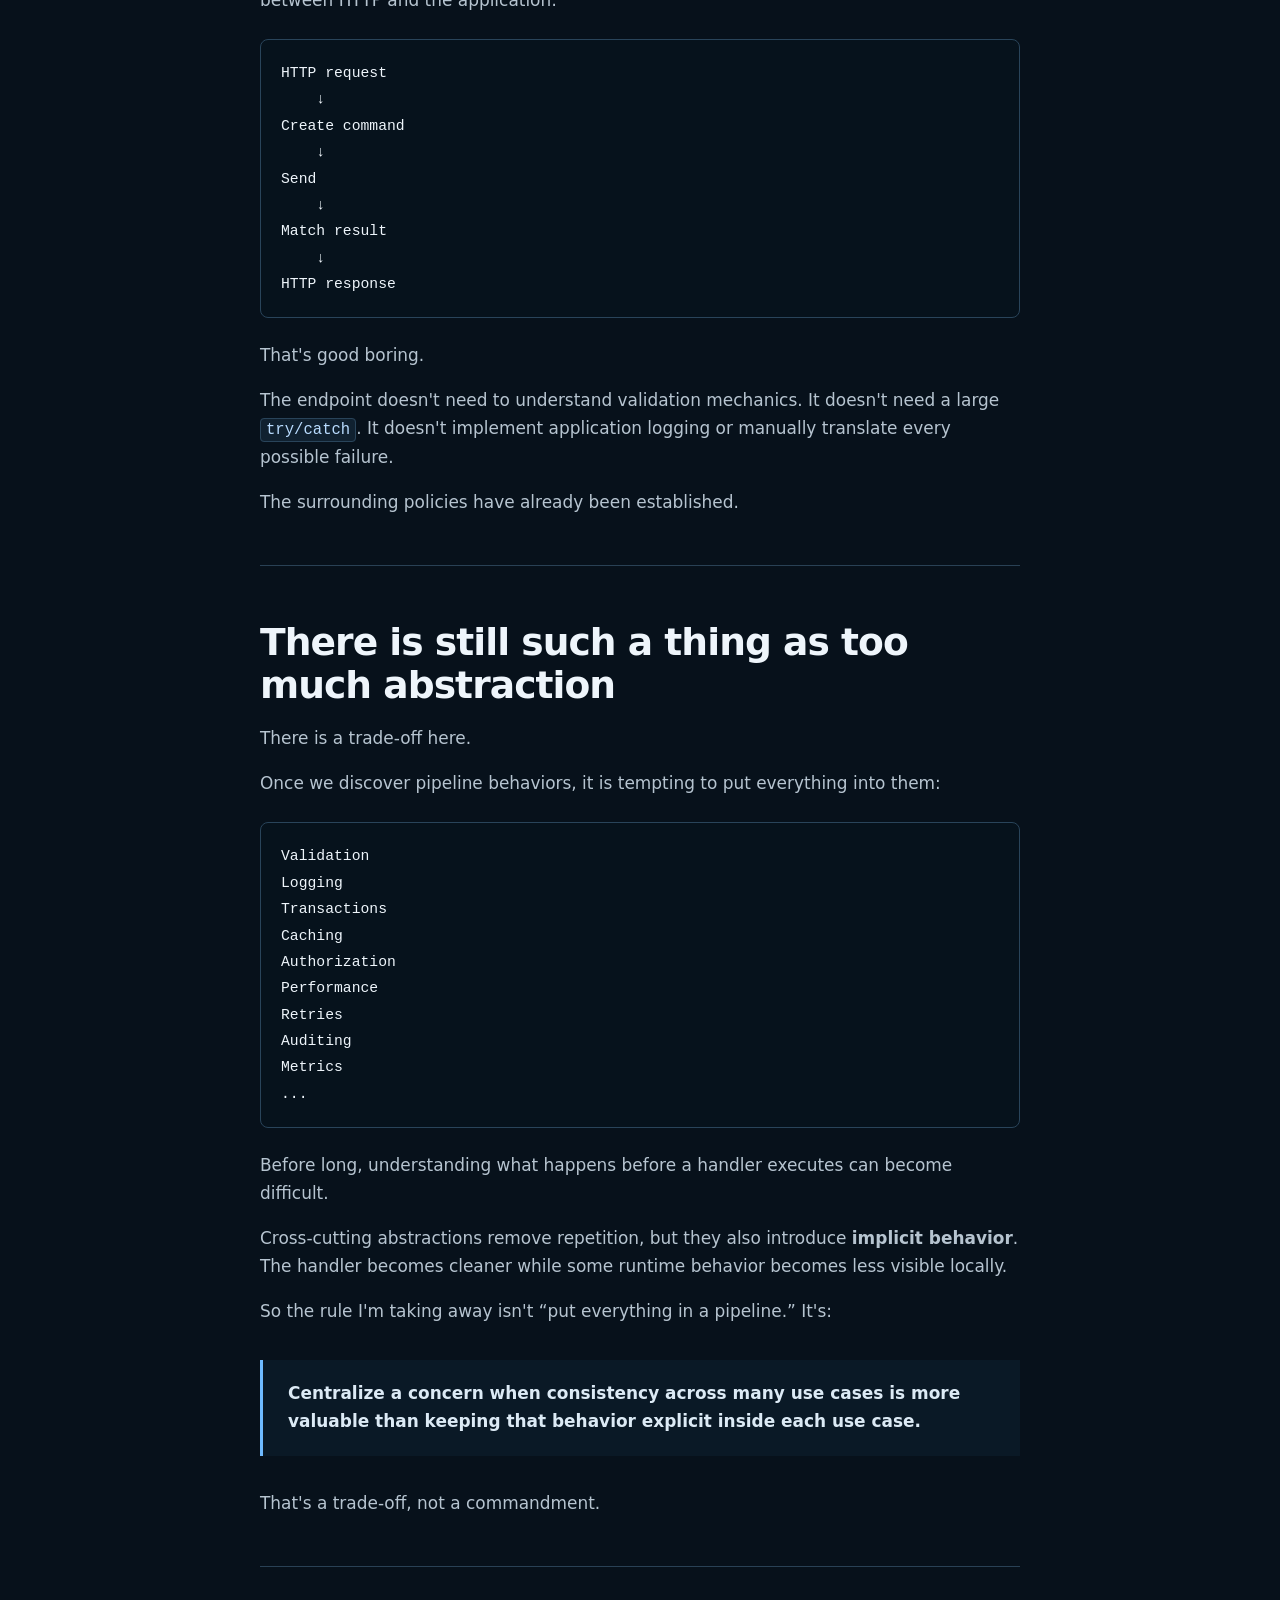
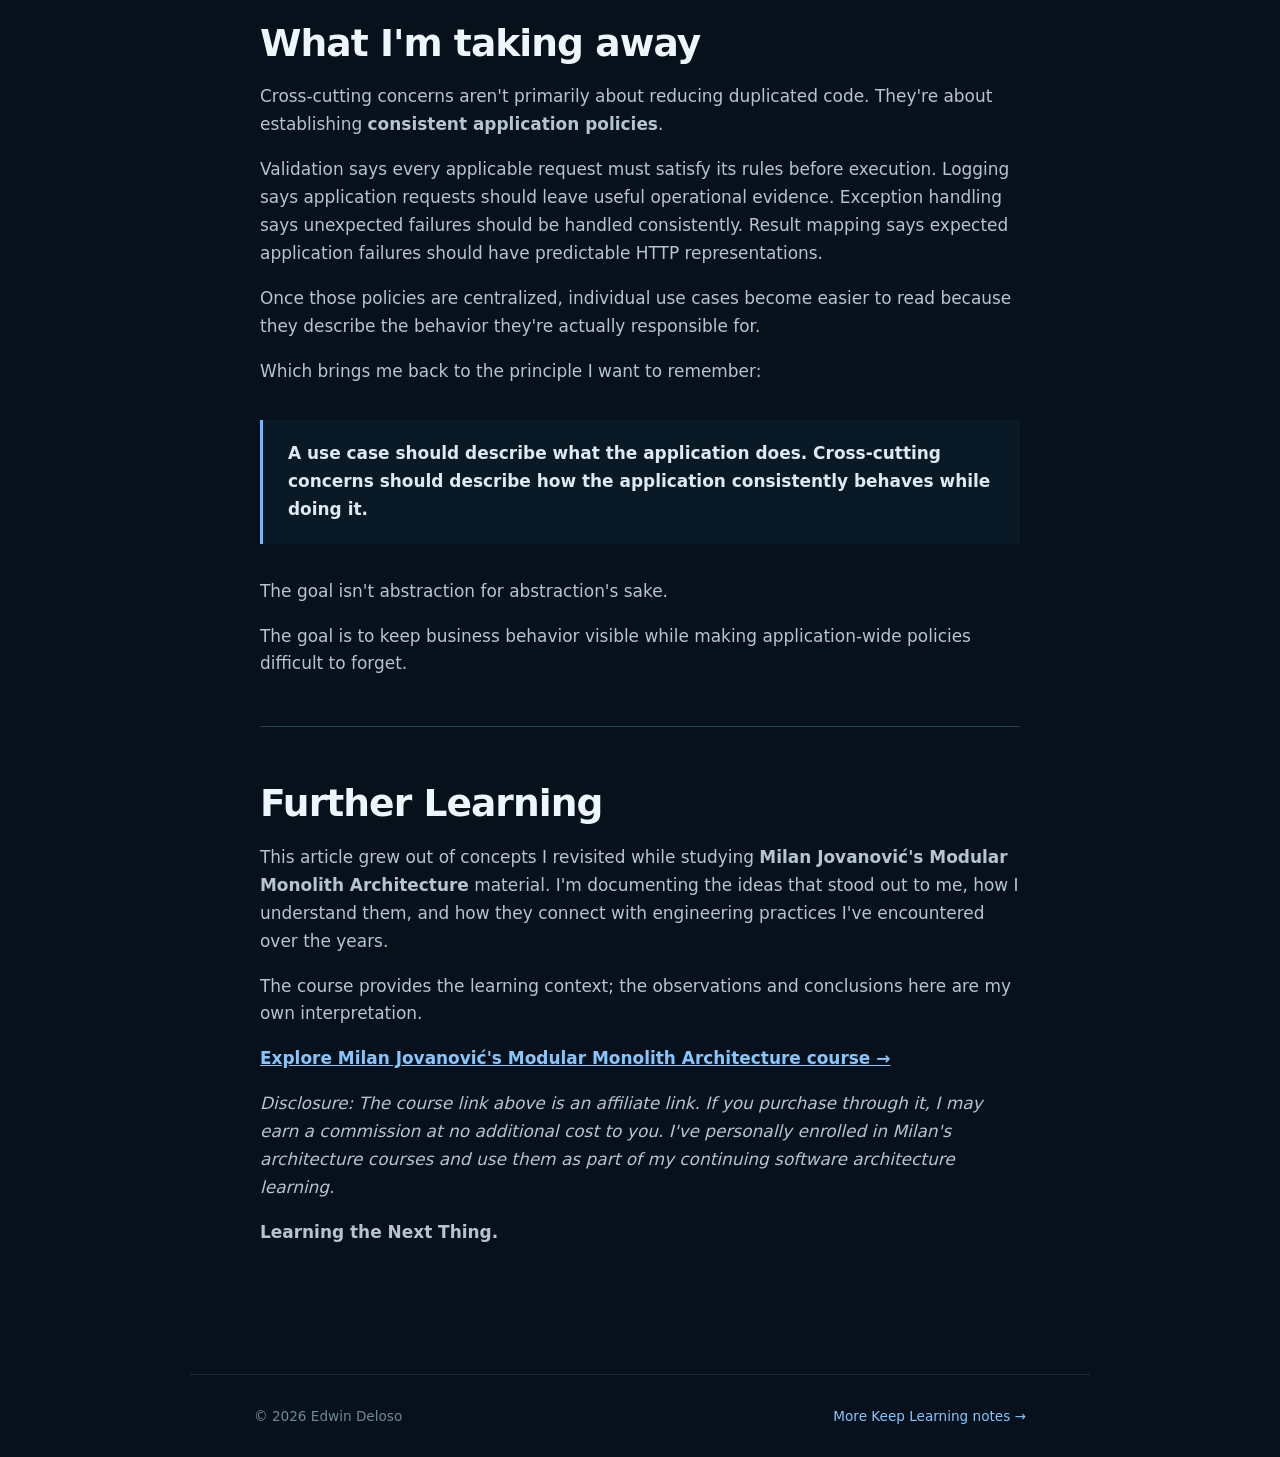
<file: articles/cross-cutting-concerns-shouldnt-pollute-your-use-cases/index.html>
<!doctype html><html lang="en"><head>
<meta charset="utf-8"><meta name="viewport" content="width=device-width,initial-scale=1">
<title>Cross-Cutting Concerns Shouldn't Pollute Your Use Cases | Edwin Deloso</title>
<meta name="description" content="A practical look at validation, logging, exception handling, ProblemDetails, and why cross-cutting concerns should surround use cases instead of polluting them.">
<meta name="author" content="Edwin Deloso"><meta name="robots" content="index,follow,max-image-preview:large"><meta name="theme-color" content="#07111b">
<link rel="canonical" href="https://edwindeloso.com/articles/cross-cutting-concerns-shouldnt-pollute-your-use-cases/">
<meta property="og:type" content="article"><meta property="og:title" content="Cross-Cutting Concerns Shouldn't Pollute Your Use Cases"><meta property="og:description" content="Keep business behavior visible while making application-wide policies difficult to forget."><meta property="og:url" content="https://edwindeloso.com/articles/cross-cutting-concerns-shouldnt-pollute-your-use-cases/"><meta property="og:site_name" content="Edwin Deloso"><meta property="og:image" content="https://edwindeloso.com/assets/edwindelosologo.png"><meta property="article:published_time" content="2026-10-01"><meta property="article:author" content="Edwin Deloso">
<meta name="twitter:card" content="summary"><meta name="twitter:title" content="Cross-Cutting Concerns Shouldn't Pollute Your Use Cases | Edwin Deloso"><meta name="twitter:description" content="Cross-cutting concerns should surround the use case, not become part of the use case."><meta name="twitter:image" content="https://edwindeloso.com/assets/edwindelosologo.png">
<script type="application/ld+json">{"@context":"https://schema.org","@type":"Article","headline":"Cross-Cutting Concerns Shouldn't Pollute Your Use Cases","description":"A practical look at validation, logging, exception handling, ProblemDetails, and cross-cutting application policies.","datePublished":"2026-10-01","dateModified":"2026-10-01","mainEntityOfPage":"https://edwindeloso.com/articles/cross-cutting-concerns-shouldnt-pollute-your-use-cases/","author":{"@type":"Person","@id":"https://edwindeloso.com/#person","name":"Edwin Deloso","url":"https://edwindeloso.com/"},"publisher":{"@type":"Person","@id":"https://edwindeloso.com/#person","name":"Edwin Deloso"},"keywords":[".NET","ASP.NET Core","Clean Architecture","MediatR","FluentValidation","ProblemDetails","Software Architecture"]}</script>
<!-- Google tag (gtag.js) -->
<script async src="https://www.googletagmanager.com/gtag/js?id=G-X8E6S5GKC9"></script>
<script>window.dataLayer=window.dataLayer||[];function gtag(){dataLayer.push(arguments);}gtag('js',new Date());gtag('config','G-X8E6S5GKC9');</script>
<link rel="stylesheet" href="../../css/styles.css"></head><body>
<header class="nav"><a class="article-brand" href="../../" aria-label="Edwin Deloso — Learning the Next Thing"><img src="../../assets/edwindelosologo.png" alt="Edwin Deloso — Learning the Next Thing"></a><nav><a href="../../#story">Story</a><a href="../../#journey">Journey</a><a href="../../#notes">Engineering Notes</a><a href="../../#keep-learning">Keep Learning</a><a href="../../#contact">Contact</a></nav></header>
<main class="article-shell"><a class="article-back" href="../../#keep-learning">← Keep Learning</a><header class="article-header"><p class="eyebrow">.NET · CLEAN ARCHITECTURE · CROSS-CUTTING CONCERNS</p><h1>Cross-Cutting Concerns Shouldn't Pollute Your Use Cases</h1><p class="article-deck">Validation, logging, and exception handling matter. That doesn't mean every use case should implement them.</p><div class="article-meta"><span>By Edwin Deloso</span><span>October 1, 2026</span><span>Keep Learning · No. 3</span></div></header>
<article class="article-body technical-article">
<p>When an application is small, adding a little validation or logging directly inside a handler doesn't look particularly dangerous.</p>
<pre class="text"><code>Handle request
  → validate
  → log
  → try
      → execute business logic
    catch
      → log exception</code></pre>
<p>Do this once and it looks harmless.</p>
<p>Do it across dozens of use cases and something changes. The business logic is still there, but now you have to find it underneath infrastructure concerns repeated throughout the application.</p>
<p>While revisiting cross-cutting concerns in a .NET application, I was reminded of a principle that sounds obvious but has significant architectural consequences:</p>
<blockquote><p><strong>A use case should describe what the application does. Cross-cutting concerns should describe how the application consistently behaves while doing it.</strong></p></blockquote>
<p>Those responsibilities don't necessarily belong in the same place.</p>

<hr>
<h2>Put application-wide policy around the use case</h2>
<p>One approach is to build a request pipeline around the application handler. Validation, logging, and exception handling can execute consistently without every handler having to implement those concerns itself.</p>
<pre class="text"><code>Request
   ↓
Exception handling
   ↓
Request logging
   ↓
Validation
   ↓
Use-case handler
   ↓
Result</code></pre>
<p>The important idea isn't MediatR itself. MediatR pipeline behaviors are one implementation mechanism. The architectural lesson is that policies applying across many use cases can live around those use cases rather than inside each one.</p>
<p>That keeps the handler focused on the behavior it actually owns.</p>

<hr>
<h2>Validation is a policy, not the use case</h2>
<p>A command can have rules describing what a valid request looks like. FluentValidation is one way to express those rules:</p>
<pre class="text"><code>RuleFor(c =&gt; c.Title).NotEmpty();
RuleFor(c =&gt; c.Description).NotEmpty();
RuleFor(c =&gt; c.Location).NotEmpty();

RuleFor(c =&gt; c.EndsAtUtc)
    .Must((cmd, endsAt) =&gt; endsAt &gt; cmd.StartsAtUtc)
    .When(c =&gt; c.EndsAtUtc.HasValue);</code></pre>
<p>But the handler doesn't also need to be responsible for remembering to invoke validation.</p>
<p>If every use case has to remember:</p>
<pre class="text"><code>Validate
Log
Handle exceptions
Measure?
Authorize?
Execute business logic</code></pre>
<p>then application policy depends on every developer implementing every concern correctly every time.</p>
<p>A pipeline changes that model. The application establishes the policy once and applies it consistently.</p>
<blockquote><p><strong>The less a guardrail depends on someone remembering it, the stronger that guardrail becomes.</strong></p></blockquote>

<hr>
<h2>Logging becomes more useful when it carries context</h2>
<p>Centralized request logging also makes it easier to attach consistent context to application activity.</p>
<p>Instead of scattering messages such as <code>Starting request...</code> throughout handlers, a request pipeline can enrich logs with information such as the module, request name, outcome, and failure details.</p>
<pre class="text"><code>Module  = Events
Request = CreateEventCommand
Status  = Success</code></pre>
<p>That is an important distinction between merely <em>having logs</em> and creating useful operational evidence.</p>
<p>Scattered logging tends to produce messages. Structured logging produces context.</p>
<p>And context is what becomes valuable when something fails in production.</p>

<hr>
<h2>Expected failures and unexpected failures are different</h2>
<p>Another lesson that stood out to me is the separation between expected application failures and unexpected exceptions.</p>
<p>An expected failure can be represented deliberately:</p>
<pre class="text"><code>Validation failure → 400
Application problem → 400
Not found           → 404
Conflict            → 409</code></pre>
<p>The presentation layer can translate those outcomes into a consistent HTTP representation such as <code>ProblemDetails</code>.</p>
<p>An unexpected exception is different. It can be logged and handled globally, ultimately becoming a server error rather than pretending to be a normal business outcome.</p>
<p>That leads to a distinction worth keeping:</p>
<blockquote><p><strong>Not every failure is an exception, and not every exception should become a business result.</strong></p></blockquote>
<p>A missing entity can be expected. A validation error can be expected. A business conflict can be expected. A database connection unexpectedly disappearing is a different category of failure.</p>
<p>Using one mechanism for everything makes those categories harder to reason about.</p>

<hr>
<h2>Cross-cutting doesn't mean “put everything in middleware”</h2>
<p>ASP.NET Core middleware and application pipeline behaviors can both surround work, but they operate at different boundaries.</p>
<pre class="text"><code>HTTP Request
     ↓
ASP.NET Core middleware
     ↓
Endpoint
     ↓
Application request pipeline
     ↓
Use-case handler</code></pre>
<p>HTTP-specific concerns naturally belong closer to the HTTP pipeline. Application-request concerns naturally belong closer to the application pipeline.</p>
<p>This keeps the application from becoming unnecessarily aware of HTTP while also keeping HTTP middleware from needing to understand every command and query.</p>
<p>So the useful question isn't simply:</p>
<blockquote><p><strong>Should this be middleware?</strong></p></blockquote>
<p>It's:</p>
<blockquote><p><strong>At which boundary does this concern belong?</strong></p></blockquote>

<hr>
<h2>The endpoint becomes pleasantly boring</h2>
<p>Once these policies are established elsewhere, an endpoint can become an adapter between HTTP and the application:</p>
<pre class="text"><code>HTTP request
    ↓
Create command
    ↓
Send
    ↓
Match result
    ↓
HTTP response</code></pre>
<p>That's good boring.</p>
<p>The endpoint doesn't need to understand validation mechanics. It doesn't need a large <code>try/catch</code>. It doesn't implement application logging or manually translate every possible failure.</p>
<p>The surrounding policies have already been established.</p>

<hr>
<h2>There is still such a thing as too much abstraction</h2>
<p>There is a trade-off here.</p>
<p>Once we discover pipeline behaviors, it is tempting to put everything into them:</p>
<pre class="text"><code>Validation
Logging
Transactions
Caching
Authorization
Performance
Retries
Auditing
Metrics
...</code></pre>
<p>Before long, understanding what happens before a handler executes can become difficult.</p>
<p>Cross-cutting abstractions remove repetition, but they also introduce <strong>implicit behavior</strong>. The handler becomes cleaner while some runtime behavior becomes less visible locally.</p>
<p>So the rule I'm taking away isn't “put everything in a pipeline.” It's:</p>
<blockquote><p><strong>Centralize a concern when consistency across many use cases is more valuable than keeping that behavior explicit inside each use case.</strong></p></blockquote>
<p>That's a trade-off, not a commandment.</p>

<hr>
<h2>What I'm taking away</h2>
<p>Cross-cutting concerns aren't primarily about reducing duplicated code. They're about establishing <strong>consistent application policies</strong>.</p>
<p>Validation says every applicable request must satisfy its rules before execution. Logging says application requests should leave useful operational evidence. Exception handling says unexpected failures should be handled consistently. Result mapping says expected application failures should have predictable HTTP representations.</p>
<p>Once those policies are centralized, individual use cases become easier to read because they describe the behavior they're actually responsible for.</p>
<p>Which brings me back to the principle I want to remember:</p>
<blockquote><p><strong>A use case should describe what the application does. Cross-cutting concerns should describe how the application consistently behaves while doing it.</strong></p></blockquote>
<p>The goal isn't abstraction for abstraction's sake.</p>
<p>The goal is to keep business behavior visible while making application-wide policies difficult to forget.</p>

<hr>
<h2>Further Learning</h2>
<p>This article grew out of concepts I revisited while studying <strong>Milan Jovanović's Modular Monolith Architecture</strong> material. I'm documenting the ideas that stood out to me, how I understand them, and how they connect with engineering practices I've encountered over the years.</p>
<p>The course provides the learning context; the observations and conclusions here are my own interpretation.</p>
<p><strong><a href="https://www.courses.milanjovanovic.tech/a/aff_l825rpg0/external?affcode=1486372_z5q14p4o" rel="noopener noreferrer">Explore Milan Jovanović's Modular Monolith Architecture course →</a></strong></p>
<p><em>Disclosure: The course link above is an affiliate link. If you purchase through it, I may earn a commission at no additional cost to you. I've personally enrolled in Milan's architecture courses and use them as part of my continuing software architecture learning.</em></p>
<p><strong>Learning the Next Thing.</strong></p>
</article></main>
<footer class="article-footer"><span>© 2026 Edwin Deloso</span><a href="../../#keep-learning">More Keep Learning notes →</a></footer>
</body></html>
</file>
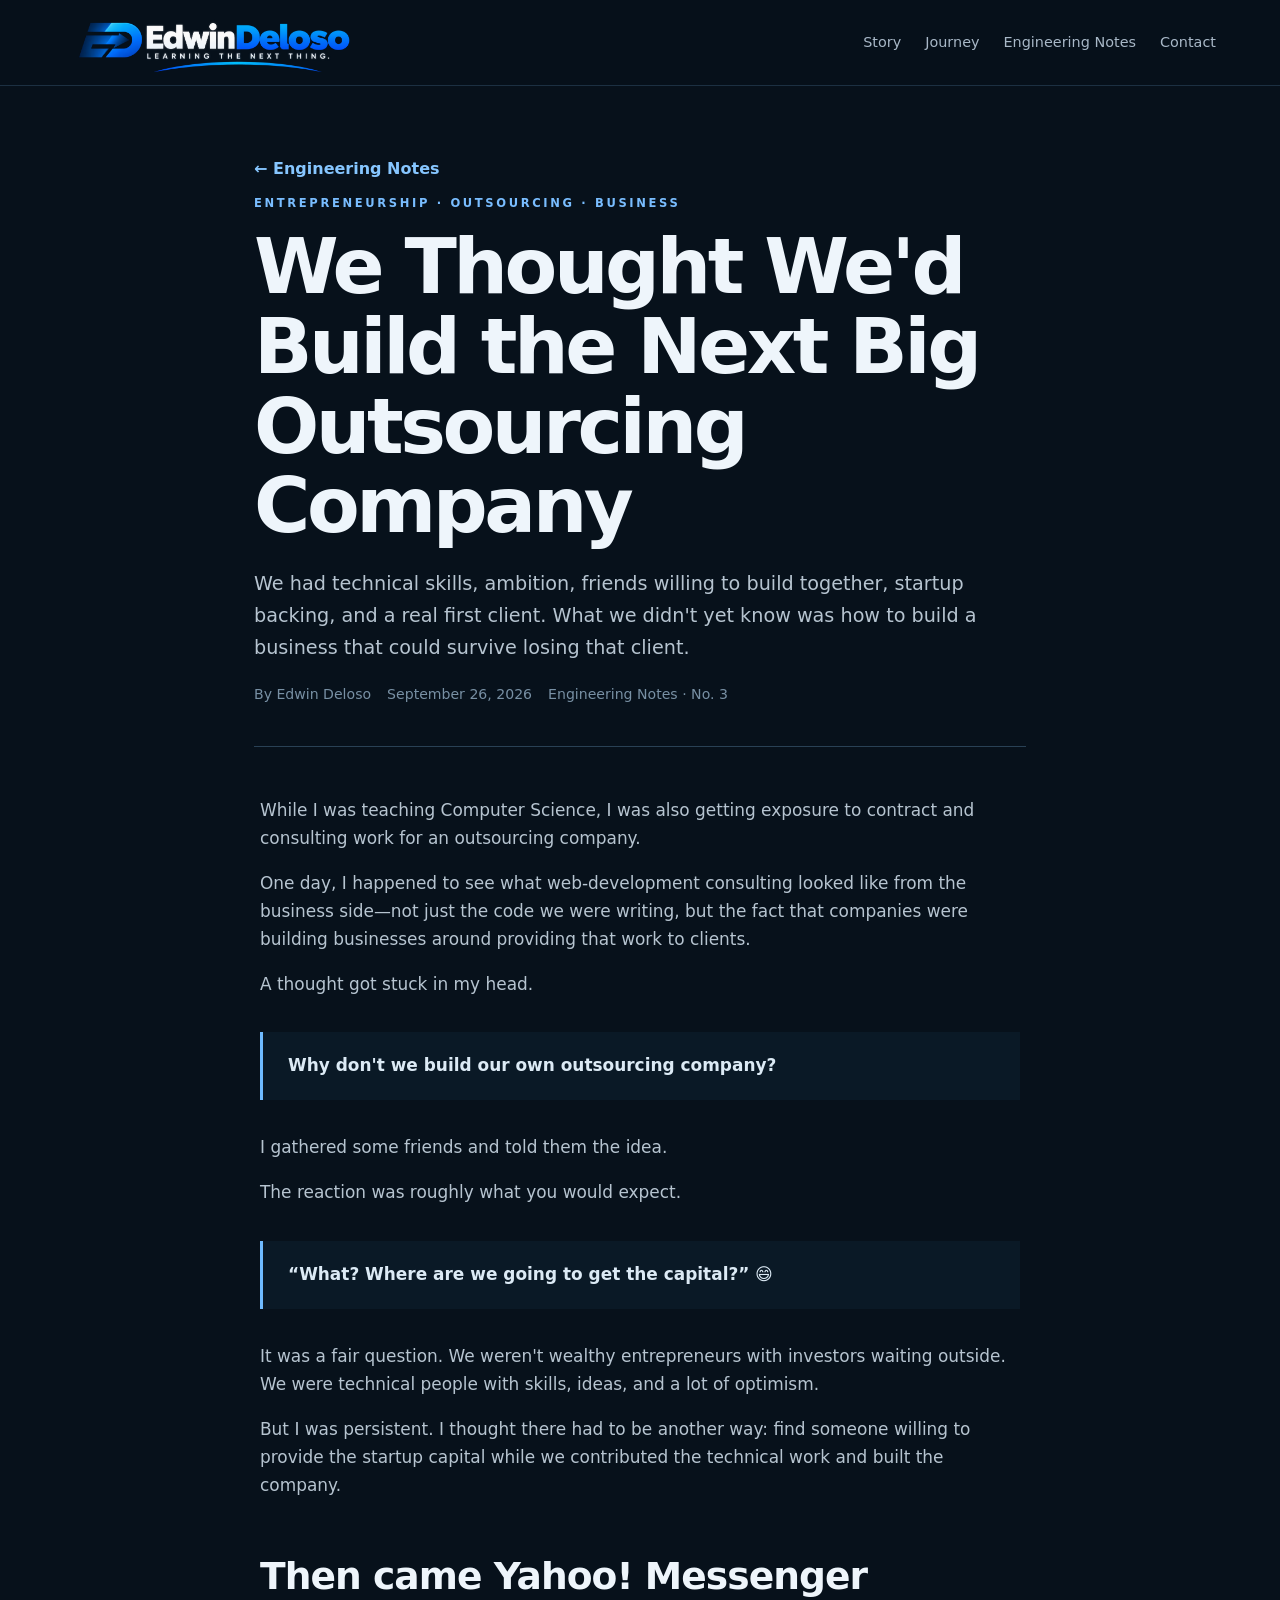
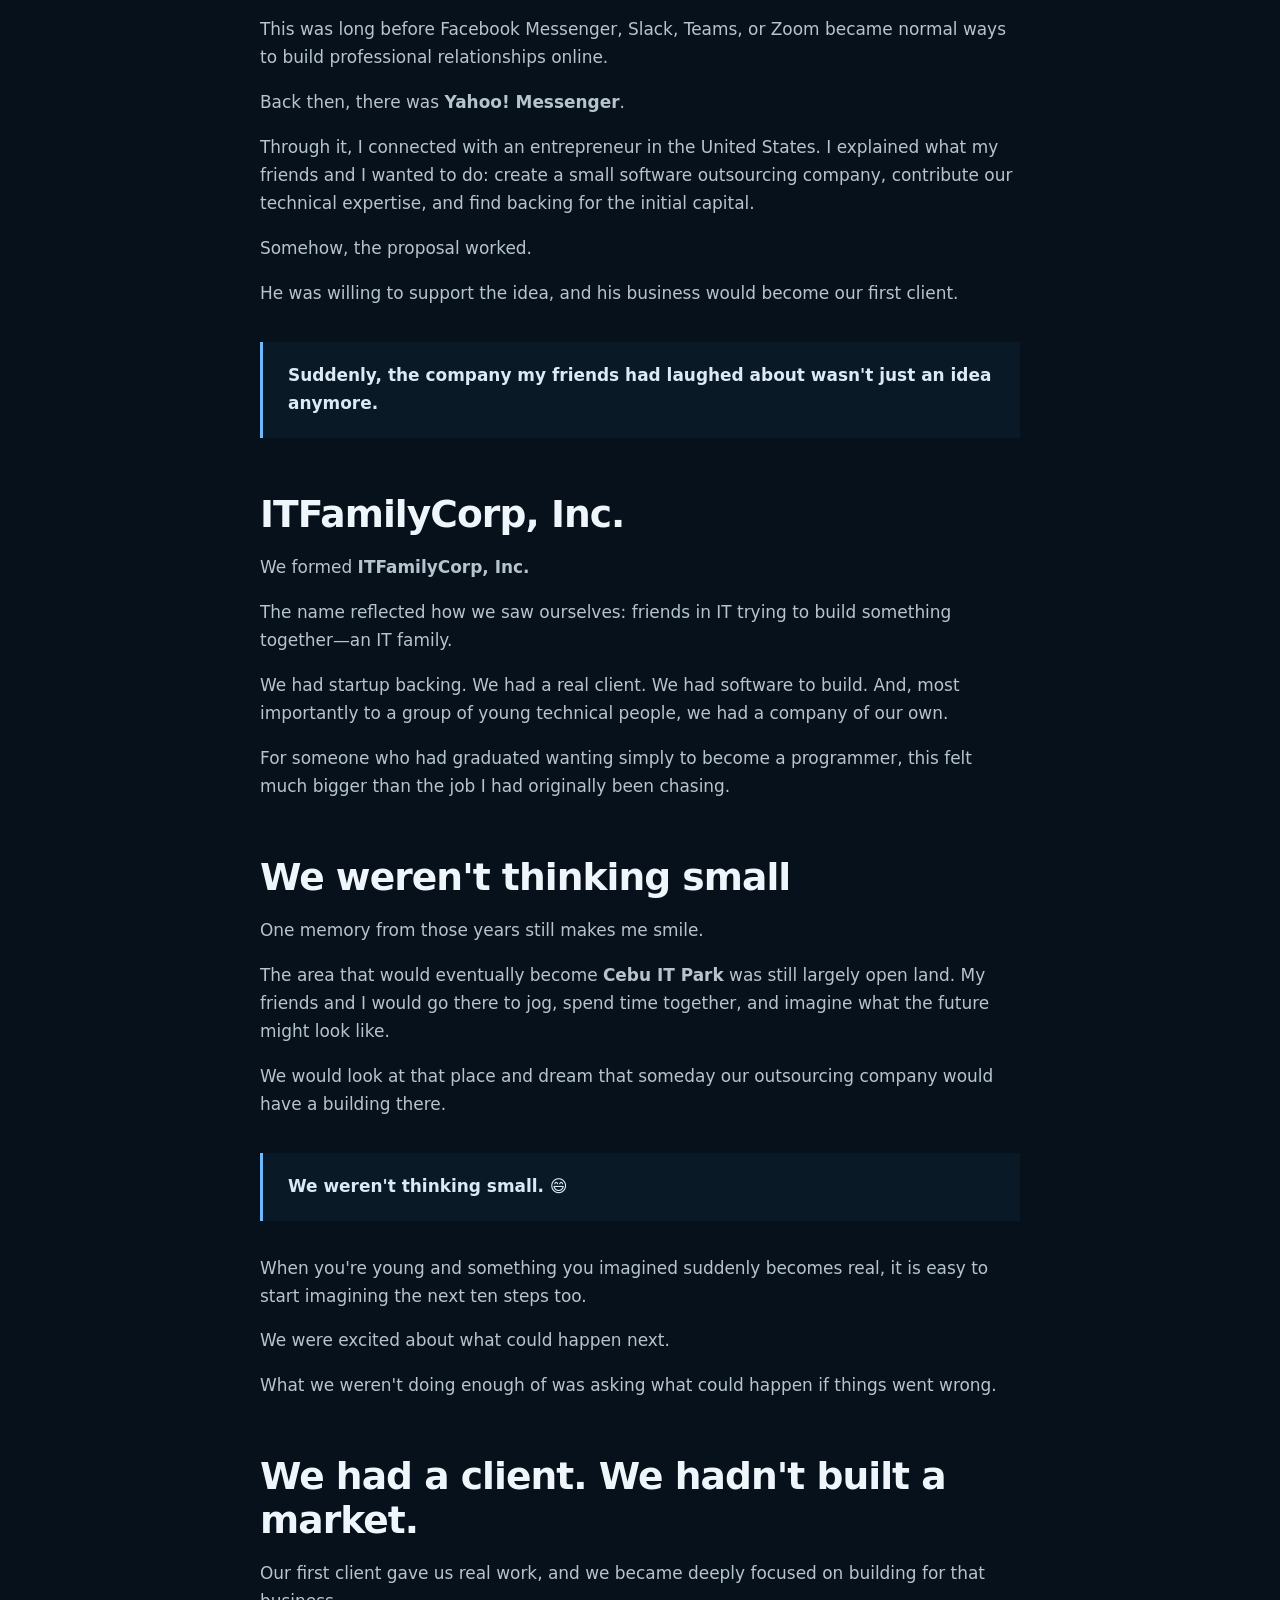
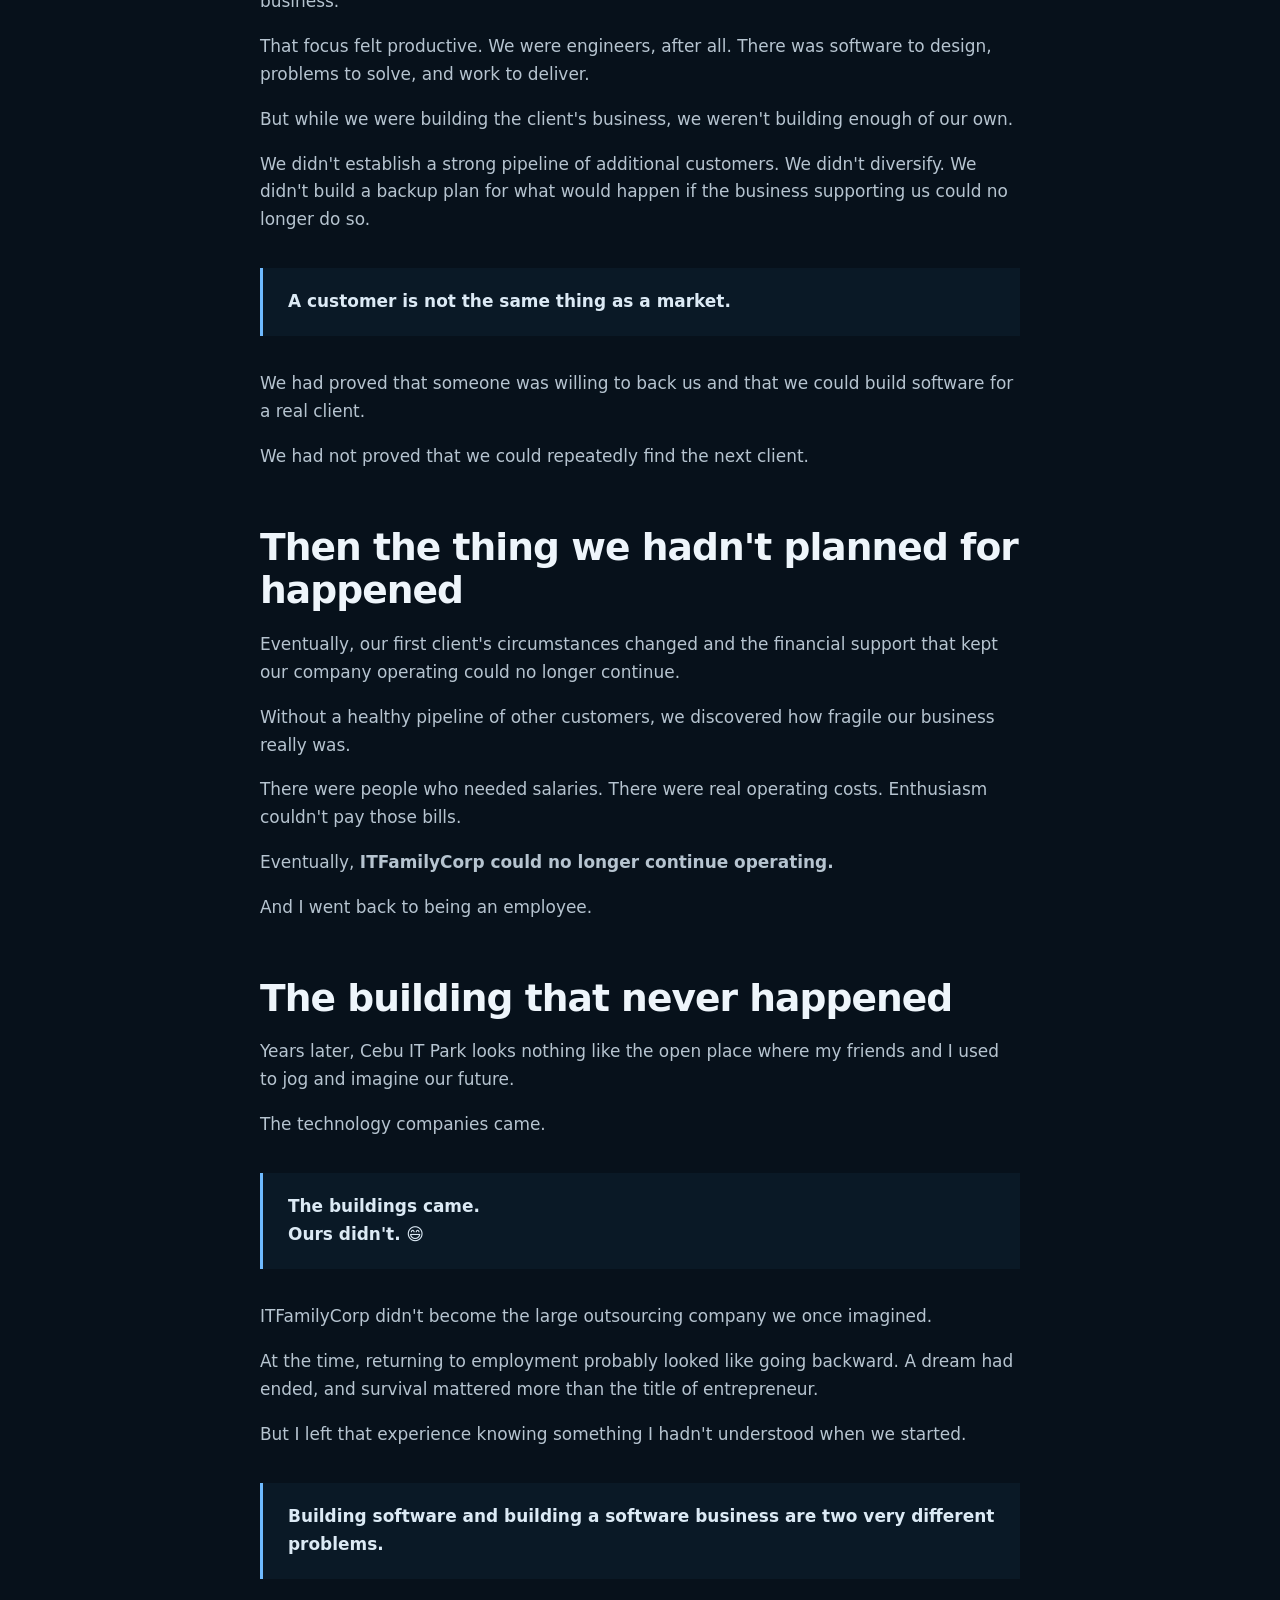
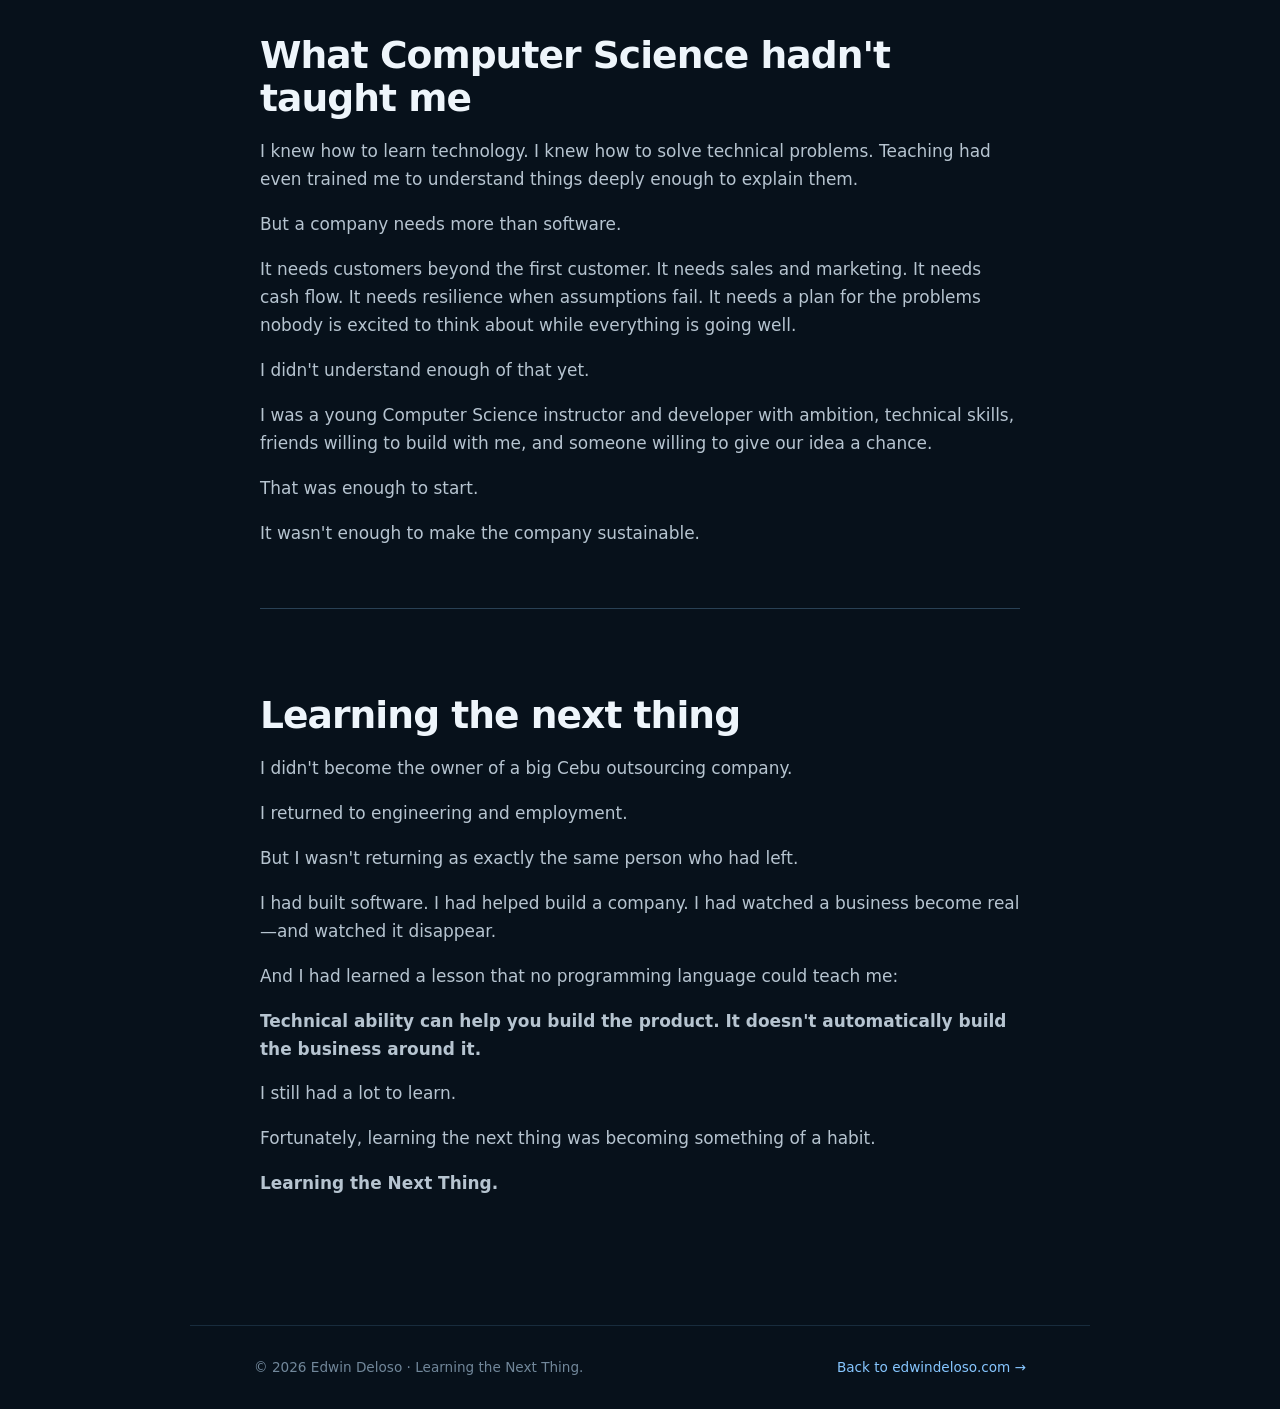
<file: articles/from-computer-science-instructor-to-first-startup/index.html>
<!doctype html>
<html lang="en"><head>
    <!-- Google tag (gtag.js) -->
<script async src="https://www.googletagmanager.com/gtag/js?id=G-X8E6S5GKC9"></script>
<script>
  window.dataLayer = window.dataLayer || [];
  function gtag(){dataLayer.push(arguments);}
  gtag('js', new Date());

  gtag('config', 'G-X8E6S5GKC9');
</script>
<meta charset="utf-8"><meta name="viewport" content="width=device-width,initial-scale=1">
<title>We Thought We'd Build the Next Big Outsourcing Company | Edwin Deloso</title>
<meta name="description" content="Edwin Deloso reflects on co-founding ITFamilyCorp, Inc., finding startup backing through Yahoo! Messenger, and learning that building software and building a sustainable software business are different problems.">
<meta name="author" content="Edwin Deloso"><meta name="robots" content="index,follow,max-image-preview:large"><meta name="theme-color" content="#07111b">
<link rel="canonical" href="https://edwindeloso.com/articles/from-computer-science-instructor-to-first-startup/">
<meta property="og:type" content="article"><meta property="og:title" content="We Thought We'd Build the Next Big Outsourcing Company"><meta property="og:description" content="A first startup, an unexpected online connection, a big Cebu dream—and a business lesson Computer Science never taught me."><meta property="og:url" content="https://edwindeloso.com/articles/from-computer-science-instructor-to-first-startup/"><meta property="og:site_name" content="Edwin Deloso"><meta property="og:image" content="https://edwindeloso.com/assets/edwin-deloso-logo-dark.png"><meta property="article:published_time" content="2026-09-26"><meta property="article:author" content="Edwin Deloso">
<meta name="twitter:card" content="summary"><meta name="twitter:title" content="We Thought We'd Build the Next Big Outsourcing Company | Edwin Deloso"><meta name="twitter:description" content="What my first startup taught me about the difference between building software and building a business."><meta name="twitter:image" content="https://edwindeloso.com/assets/edwin-deloso-logo-dark.png">
<script type="application/ld+json">{"@context":"https://schema.org","@type":"Article","headline":"We Thought We'd Build the Next Big Outsourcing Company","description":"Edwin Deloso reflects on co-founding ITFamilyCorp, Inc., finding startup backing through Yahoo! Messenger, and learning that building software and building a sustainable software business are different problems.","datePublished":"2026-09-26","dateModified":"2026-09-26","mainEntityOfPage":"https://edwindeloso.com/articles/from-computer-science-instructor-to-first-startup/","author":{"@type":"Person","@id":"https://edwindeloso.com/#person","name":"Edwin Deloso","url":"https://edwindeloso.com/"},"publisher":{"@type":"Person","@id":"https://edwindeloso.com/#person","name":"Edwin Deloso"},"keywords":["software startup","outsourcing company","ITFamilyCorp","software engineering career","technical founder","entrepreneurship","Cebu IT"]}</script>
<link rel="stylesheet" href="../../css/styles.css"></head><body>
<header class="nav"><a class="article-brand" href="../../" aria-label="Edwin Deloso — Learning the Next Thing"><img src="../../assets/edwindelosologo.png" alt="Edwin Deloso — Learning the Next Thing"></a><nav><a href="../../#story">Story</a><a href="../../#journey">Journey</a><a href="../../#notes">Engineering Notes</a><a href="../../#contact">Contact</a></nav></header>
<main class="article-shell"><a class="article-back" href="../../#notes">← Engineering Notes</a><header class="article-header"><p class="eyebrow">ENTREPRENEURSHIP · OUTSOURCING · BUSINESS</p><h1>We Thought We'd Build the Next Big Outsourcing Company</h1><p class="article-deck">We had technical skills, ambition, friends willing to build together, startup backing, and a real first client. What we didn't yet know was how to build a business that could survive losing that client.</p><div class="article-meta"><span>By Edwin Deloso</span><span>September 26, 2026</span><span>Engineering Notes · No. 3</span></div></header>
<article class="article-body">
<p>While I was teaching Computer Science, I was also getting exposure to contract and consulting work for an outsourcing company.</p>
<p>One day, I happened to see what web-development consulting looked like from the business side—not just the code we were writing, but the fact that companies were building businesses around providing that work to clients.</p>
<p>A thought got stuck in my head.</p><blockquote><p><strong>Why don't we build our own outsourcing company?</strong></p></blockquote>
<p>I gathered some friends and told them the idea.</p><p>The reaction was roughly what you would expect.</p><blockquote><p><strong>“What? Where are we going to get the capital?” 😄</strong></p></blockquote>
<p>It was a fair question. We weren't wealthy entrepreneurs with investors waiting outside. We were technical people with skills, ideas, and a lot of optimism.</p><p>But I was persistent. I thought there had to be another way: find someone willing to provide the startup capital while we contributed the technical work and built the company.</p>
<h2>Then came Yahoo! Messenger</h2>
<p>This was long before Facebook Messenger, Slack, Teams, or Zoom became normal ways to build professional relationships online.</p><p>Back then, there was <strong>Yahoo! Messenger</strong>.</p><p>Through it, I connected with an entrepreneur in the United States. I explained what my friends and I wanted to do: create a small software outsourcing company, contribute our technical expertise, and find backing for the initial capital.</p><p>Somehow, the proposal worked.</p><p>He was willing to support the idea, and his business would become our first client.</p><blockquote><p><strong>Suddenly, the company my friends had laughed about wasn't just an idea anymore.</strong></p></blockquote>
<h2>ITFamilyCorp, Inc.</h2>
<p>We formed <strong>ITFamilyCorp, Inc.</strong></p><p>The name reflected how we saw ourselves: friends in IT trying to build something together—an IT family.</p><p>We had startup backing. We had a real client. We had software to build. And, most importantly to a group of young technical people, we had a company of our own.</p><p>For someone who had graduated wanting simply to become a programmer, this felt much bigger than the job I had originally been chasing.</p>
<h2>We weren't thinking small</h2>
<p>One memory from those years still makes me smile.</p><p>The area that would eventually become <strong>Cebu IT Park</strong> was still largely open land. My friends and I would go there to jog, spend time together, and imagine what the future might look like.</p><p>We would look at that place and dream that someday our outsourcing company would have a building there.</p><blockquote><p><strong>We weren't thinking small. 😄</strong></p></blockquote><p>When you're young and something you imagined suddenly becomes real, it is easy to start imagining the next ten steps too.</p><p>We were excited about what could happen next.</p><p>What we weren't doing enough of was asking what could happen if things went wrong.</p>
<h2>We had a client. We hadn't built a market.</h2>
<p>Our first client gave us real work, and we became deeply focused on building for that business.</p><p>That focus felt productive. We were engineers, after all. There was software to design, problems to solve, and work to deliver.</p><p>But while we were building the client's business, we weren't building enough of our own.</p><p>We didn't establish a strong pipeline of additional customers. We didn't diversify. We didn't build a backup plan for what would happen if the business supporting us could no longer do so.</p><blockquote><p><strong>A customer is not the same thing as a market.</strong></p></blockquote><p>We had proved that someone was willing to back us and that we could build software for a real client.</p><p>We had not proved that we could repeatedly find the next client.</p>
<h2>Then the thing we hadn't planned for happened</h2>
<p>Eventually, our first client's circumstances changed and the financial support that kept our company operating could no longer continue.</p><p>Without a healthy pipeline of other customers, we discovered how fragile our business really was.</p><p>There were people who needed salaries. There were real operating costs. Enthusiasm couldn't pay those bills.</p><p>Eventually, <strong>ITFamilyCorp could no longer continue operating.</strong></p><p>And I went back to being an employee.</p>
<h2>The building that never happened</h2>
<p>Years later, Cebu IT Park looks nothing like the open place where my friends and I used to jog and imagine our future.</p><p>The technology companies came.</p><blockquote><p><strong>The buildings came.<br>Ours didn't. 😄</strong></p></blockquote><p>ITFamilyCorp didn't become the large outsourcing company we once imagined.</p><p>At the time, returning to employment probably looked like going backward. A dream had ended, and survival mattered more than the title of entrepreneur.</p><p>But I left that experience knowing something I hadn't understood when we started.</p><blockquote><p><strong>Building software and building a software business are two very different problems.</strong></p></blockquote>
<h2>What Computer Science hadn't taught me</h2>
<p>I knew how to learn technology. I knew how to solve technical problems. Teaching had even trained me to understand things deeply enough to explain them.</p><p>But a company needs more than software.</p><p>It needs customers beyond the first customer. It needs sales and marketing. It needs cash flow. It needs resilience when assumptions fail. It needs a plan for the problems nobody is excited to think about while everything is going well.</p><p>I didn't understand enough of that yet.</p><p>I was a young Computer Science instructor and developer with ambition, technical skills, friends willing to build with me, and someone willing to give our idea a chance.</p><p>That was enough to start.</p><p>It wasn't enough to make the company sustainable.</p>
<div class="closing"><h2>Learning the next thing</h2><p>I didn't become the owner of a big Cebu outsourcing company.</p><p>I returned to engineering and employment.</p><p>But I wasn't returning as exactly the same person who had left.</p><p>I had built software. I had helped build a company. I had watched a business become real—and watched it disappear.</p><p>And I had learned a lesson that no programming language could teach me:</p><p><strong>Technical ability can help you build the product. It doesn't automatically build the business around it.</strong></p><p>I still had a lot to learn.</p><p>Fortunately, learning the next thing was becoming something of a habit.</p><p><strong>Learning the Next Thing.</strong></p></div>
</article></main><footer class="article-footer"><span>© <span id="year"></span> Edwin Deloso · Learning the Next Thing.</span><a href="../../">Back to edwindeloso.com →</a></footer><script src="../../js/main.js"></script></body></html>
</file>
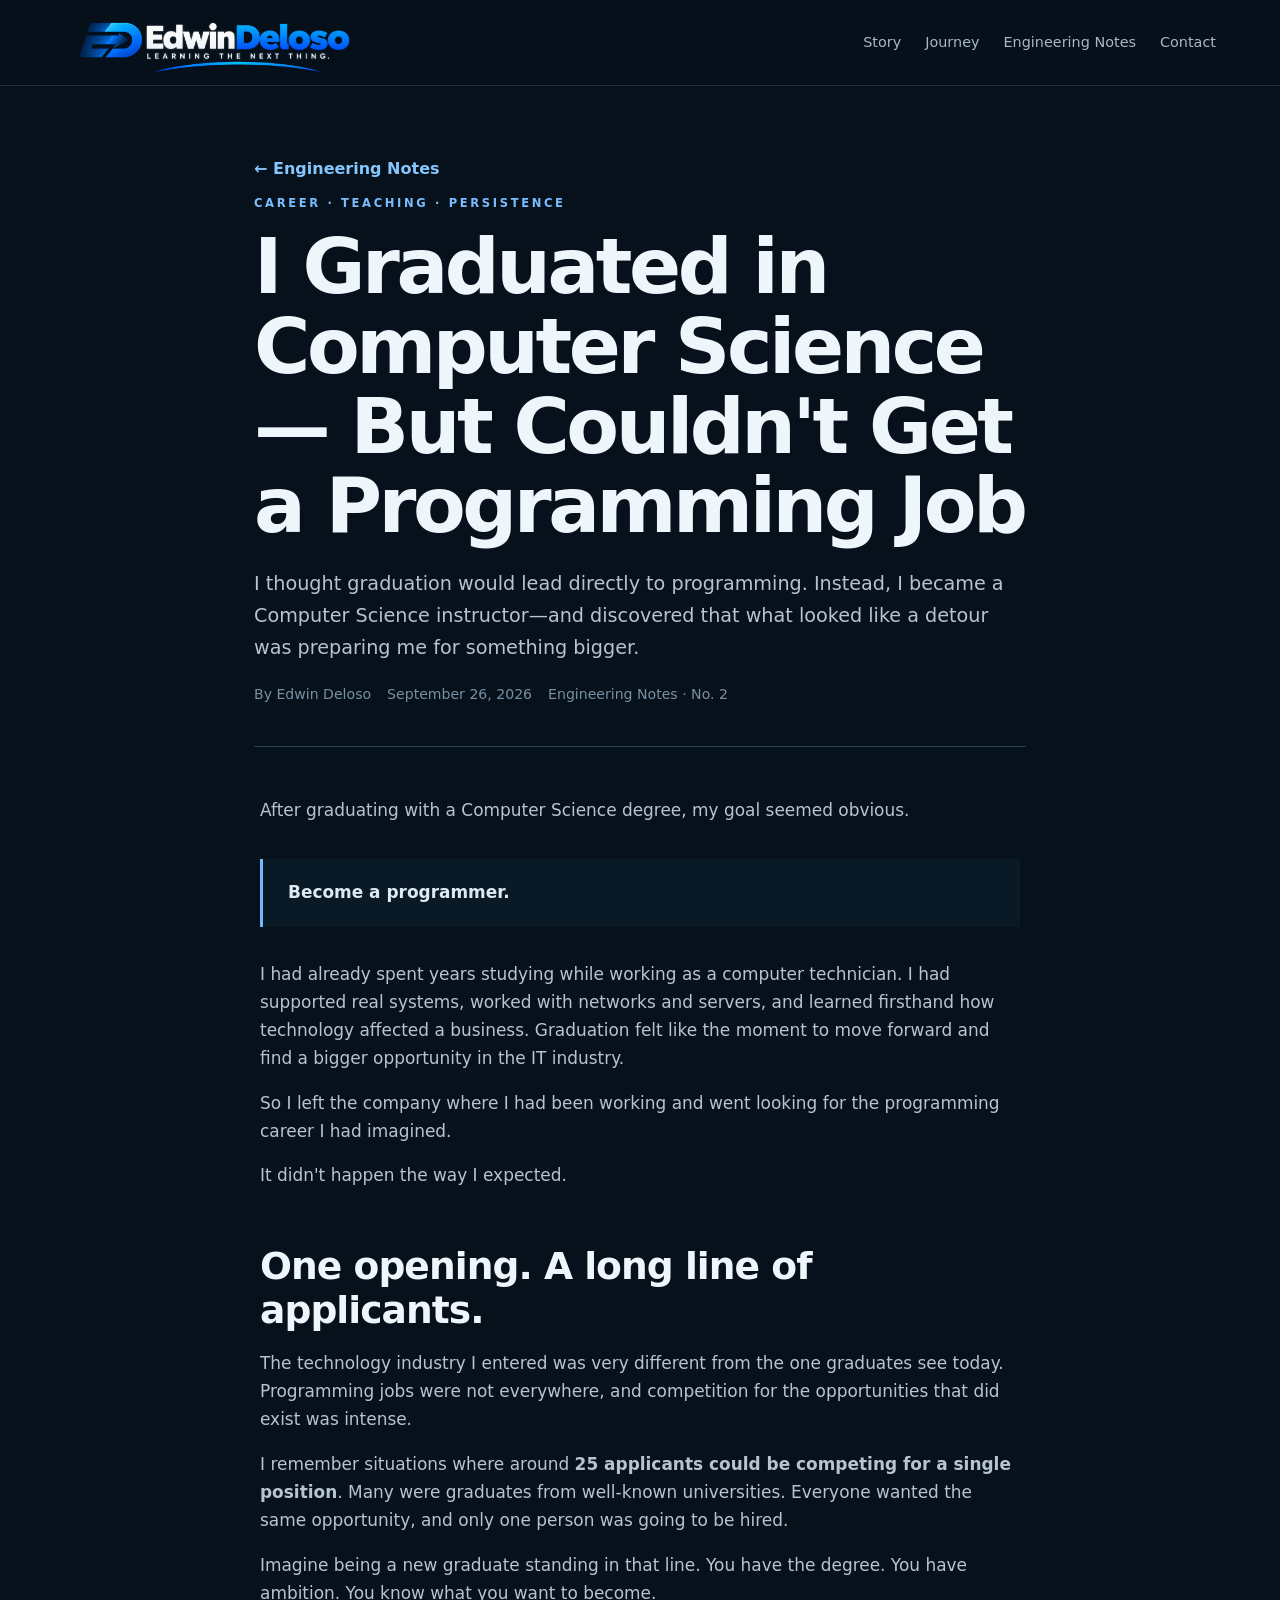
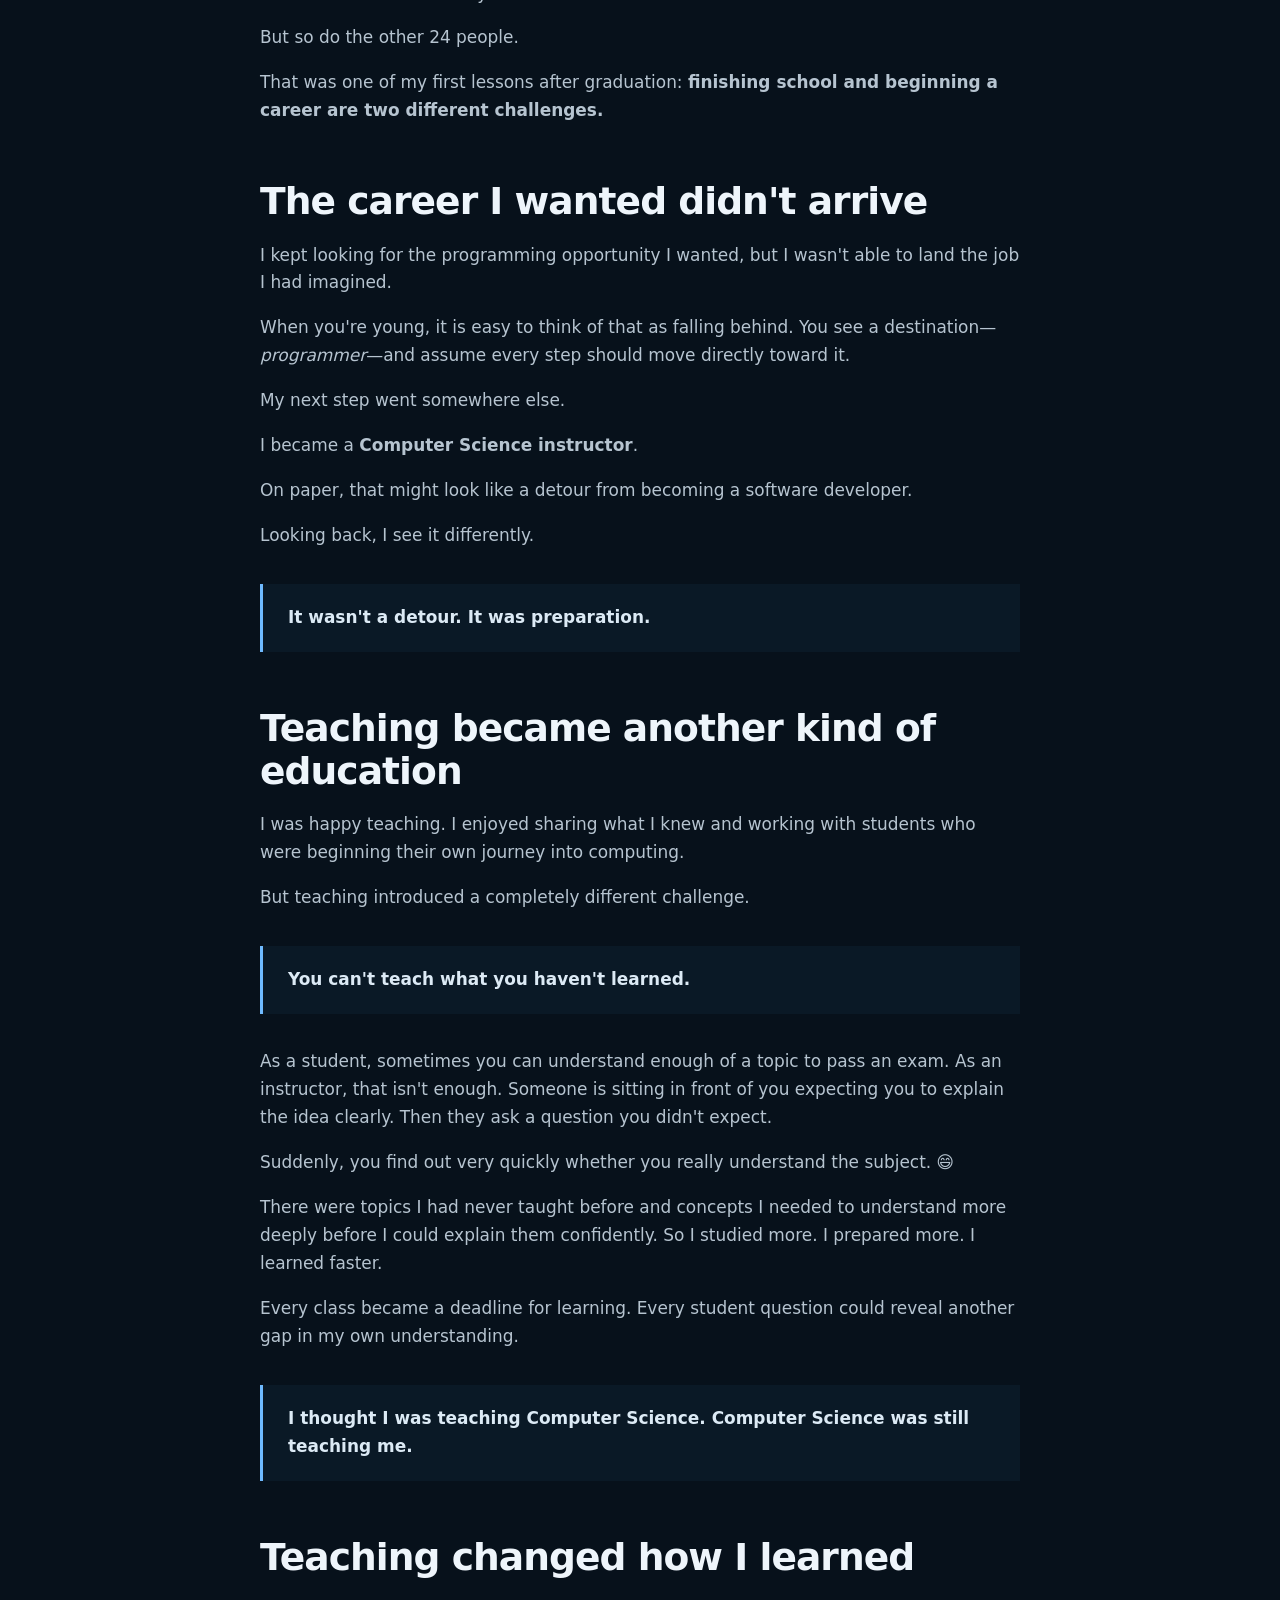
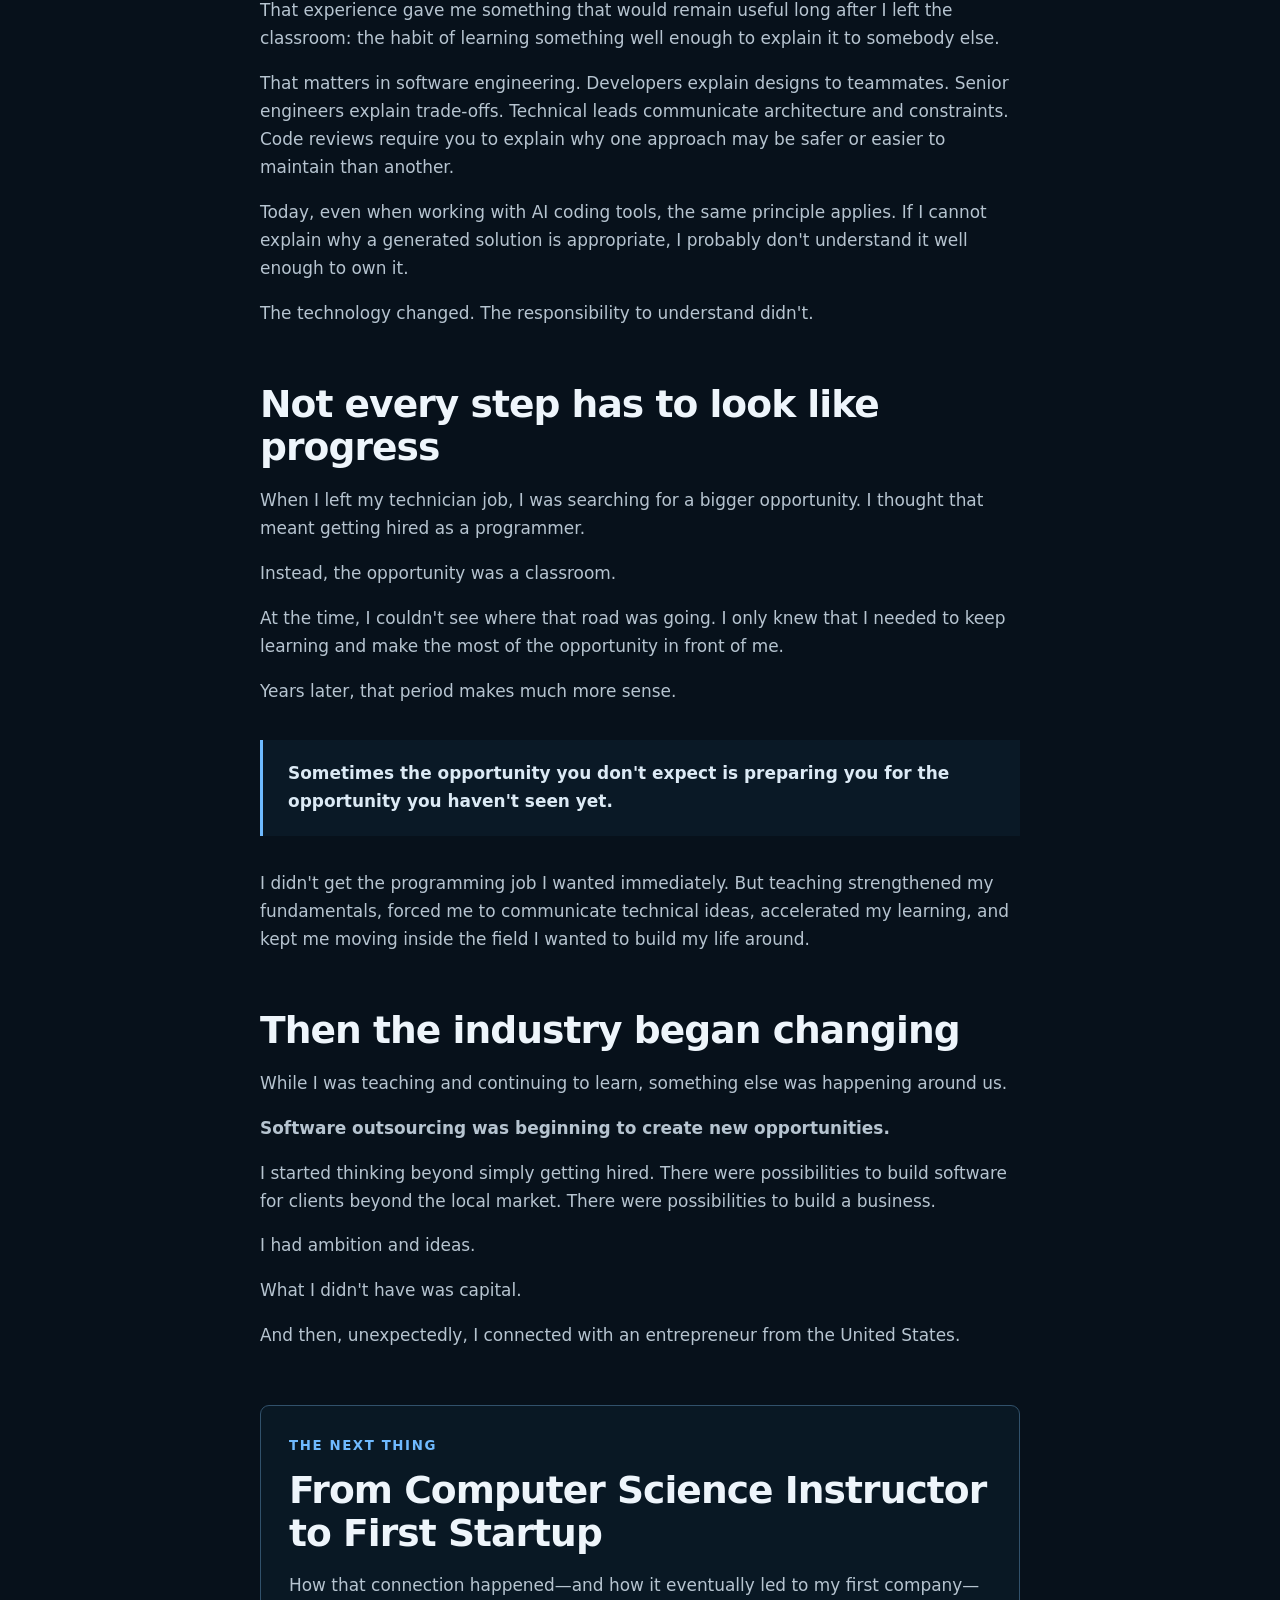
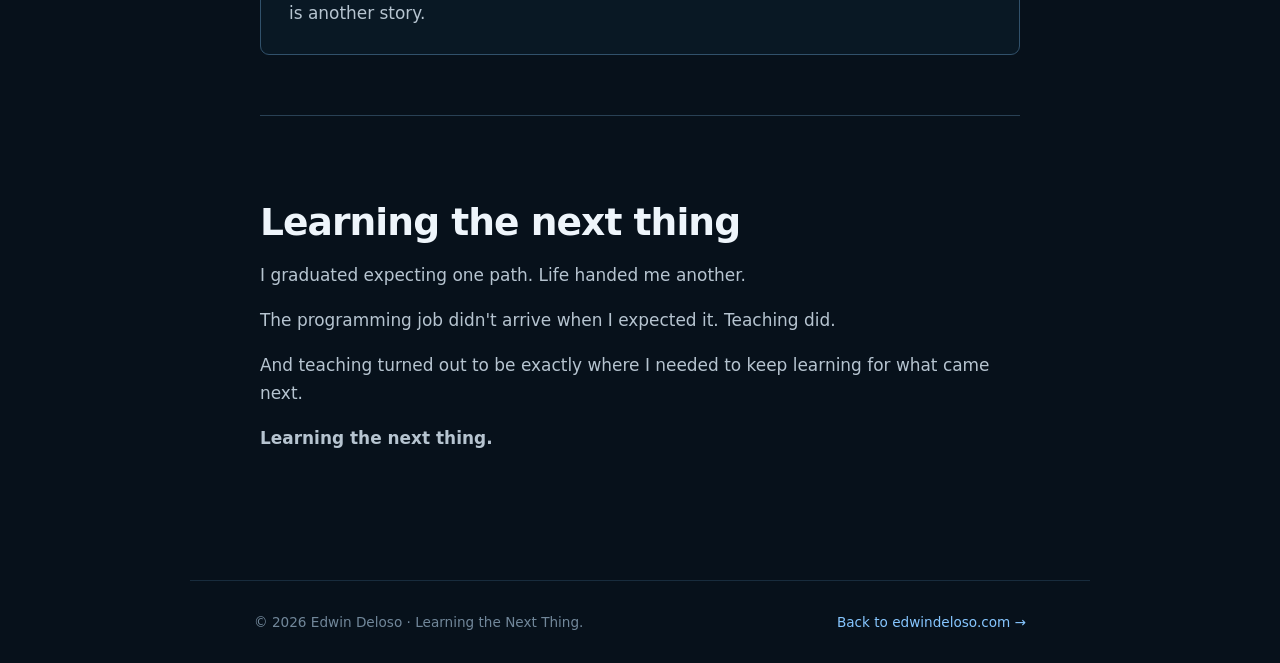
<file: articles/from-graduate-to-computer-science-instructor/index.html>
<!doctype html>
<html lang="en">
<head>
  <!-- Google tag (gtag.js) -->
<script async src="https://www.googletagmanager.com/gtag/js?id=G-X8E6S5GKC9"></script>
<script>
  window.dataLayer = window.dataLayer || [];
  function gtag(){dataLayer.push(arguments);}
  gtag('js', new Date());

  gtag('config', 'G-X8E6S5GKC9');
</script>
  <meta charset="utf-8">
  <meta name="viewport" content="width=device-width,initial-scale=1">
  <title>I Graduated in Computer Science — But Couldn't Get a Programming Job | Edwin Deloso</title>
  <meta name="description" content="Edwin Deloso reflects on graduating in Computer Science, struggling to land a programming job, becoming a Computer Science instructor, and discovering that teaching was preparation rather than a detour.">
  <meta name="author" content="Edwin Deloso">
  <meta name="robots" content="index,follow,max-image-preview:large">
  <meta name="theme-color" content="#07111b">
  <link rel="canonical" href="https://edwindeloso.com/articles/from-graduate-to-computer-science-instructor/">
  <meta property="og:type" content="article">
  <meta property="og:title" content="I Graduated in Computer Science — But Couldn't Get a Programming Job">
  <meta property="og:description" content="Sometimes the opportunity you don't expect is preparing you for the opportunity you haven't seen yet.">
  <meta property="og:url" content="https://edwindeloso.com/articles/from-graduate-to-computer-science-instructor/">
  <meta property="og:site_name" content="Edwin Deloso">
  <meta property="og:image" content="https://edwindeloso.com/assets/edwin-deloso-logo-dark.png">
  <meta property="article:published_time" content="2026-09-26">
  <meta property="article:author" content="Edwin Deloso">
  <meta name="twitter:card" content="summary">
  <meta name="twitter:title" content="I Graduated in Computer Science — But Couldn't Get a Programming Job | Edwin Deloso">
  <meta name="twitter:description" content="A career detour into teaching became an accelerated education—and preparation for what came next.">
  <meta name="twitter:image" content="https://edwindeloso.com/assets/edwin-deloso-logo-dark.png">
  <script type="application/ld+json">
  {
    "@context": "https://schema.org",
    "@type": "Article",
    "headline": "I Graduated in Computer Science — But Couldn't Get a Programming Job",
    "description": "Edwin Deloso reflects on graduating in Computer Science, struggling to land a programming job, becoming a Computer Science instructor, and discovering that teaching was preparation rather than a detour.",
    "datePublished": "2026-09-26",
    "dateModified": "2026-09-26",
    "mainEntityOfPage": "https://edwindeloso.com/articles/from-graduate-to-computer-science-instructor/",
    "author": {"@type":"Person","@id":"https://edwindeloso.com/#person","name":"Edwin Deloso","url":"https://edwindeloso.com/"},
    "publisher": {"@type":"Person","@id":"https://edwindeloso.com/#person","name":"Edwin Deloso"},
    "keywords": ["software engineering career", "computer science graduate", "computer science instructor", "programming career", "career lessons", "lifelong learning"]
  }
  </script>
  <link rel="stylesheet" href="../../css/styles.css">
</head>
<body>
<header class="nav">
  <a class="article-brand" href="../../" aria-label="Edwin Deloso — Learning the Next Thing"><img src="../../assets/edwindelosologo.png" alt="Edwin Deloso — Learning the Next Thing"></a>
  <nav><a href="../../#story">Story</a><a href="../../#journey">Journey</a><a href="../../#notes">Engineering Notes</a><a href="../../#contact">Contact</a></nav>
</header>
<main class="article-shell">
  <a class="article-back" href="../../#notes">← Engineering Notes</a>
  <header class="article-header">
    <p class="eyebrow">CAREER · TEACHING · PERSISTENCE</p>
    <h1>I Graduated in Computer Science — But Couldn't Get a Programming Job</h1>
    <p class="article-deck">I thought graduation would lead directly to programming. Instead, I became a Computer Science instructor—and discovered that what looked like a detour was preparing me for something bigger.</p>
    <div class="article-meta"><span>By Edwin Deloso</span><span>September 26, 2026</span><span>Engineering Notes · No. 2</span></div>
  </header>
  <article class="article-body">
    <p>After graduating with a Computer Science degree, my goal seemed obvious.</p>
    <blockquote><p><strong>Become a programmer.</strong></p></blockquote>
    <p>I had already spent years studying while working as a computer technician. I had supported real systems, worked with networks and servers, and learned firsthand how technology affected a business. Graduation felt like the moment to move forward and find a bigger opportunity in the IT industry.</p>
    <p>So I left the company where I had been working and went looking for the programming career I had imagined.</p>
    <p>It didn't happen the way I expected.</p>

    <h2>One opening. A long line of applicants.</h2>
    <p>The technology industry I entered was very different from the one graduates see today. Programming jobs were not everywhere, and competition for the opportunities that did exist was intense.</p>
    <p>I remember situations where around <strong>25 applicants could be competing for a single position</strong>. Many were graduates from well-known universities. Everyone wanted the same opportunity, and only one person was going to be hired.</p>
    <p>Imagine being a new graduate standing in that line. You have the degree. You have ambition. You know what you want to become.</p>
    <p>But so do the other 24 people.</p>
    <p>That was one of my first lessons after graduation: <strong>finishing school and beginning a career are two different challenges.</strong></p>

    <h2>The career I wanted didn't arrive</h2>
    <p>I kept looking for the programming opportunity I wanted, but I wasn't able to land the job I had imagined.</p>
    <p>When you're young, it is easy to think of that as falling behind. You see a destination—<em>programmer</em>—and assume every step should move directly toward it.</p>
    <p>My next step went somewhere else.</p>
    <p>I became a <strong>Computer Science instructor</strong>.</p>
    <p>On paper, that might look like a detour from becoming a software developer.</p>
    <p>Looking back, I see it differently.</p>
    <blockquote><p><strong>It wasn't a detour. It was preparation.</strong></p></blockquote>

    <h2>Teaching became another kind of education</h2>
    <p>I was happy teaching. I enjoyed sharing what I knew and working with students who were beginning their own journey into computing.</p>
    <p>But teaching introduced a completely different challenge.</p>
    <blockquote><p><strong>You can't teach what you haven't learned.</strong></p></blockquote>
    <p>As a student, sometimes you can understand enough of a topic to pass an exam. As an instructor, that isn't enough. Someone is sitting in front of you expecting you to explain the idea clearly. Then they ask a question you didn't expect.</p>
    <p>Suddenly, you find out very quickly whether you really understand the subject. 😄</p>
    <p>There were topics I had never taught before and concepts I needed to understand more deeply before I could explain them confidently. So I studied more. I prepared more. I learned faster.</p>
    <p>Every class became a deadline for learning. Every student question could reveal another gap in my own understanding.</p>
    <blockquote><p><strong>I thought I was teaching Computer Science. Computer Science was still teaching me.</strong></p></blockquote>

    <h2>Teaching changed how I learned</h2>
    <p>That experience gave me something that would remain useful long after I left the classroom: the habit of learning something well enough to explain it to somebody else.</p>
    <p>That matters in software engineering. Developers explain designs to teammates. Senior engineers explain trade-offs. Technical leads communicate architecture and constraints. Code reviews require you to explain why one approach may be safer or easier to maintain than another.</p>
    <p>Today, even when working with AI coding tools, the same principle applies. If I cannot explain why a generated solution is appropriate, I probably don't understand it well enough to own it.</p>
    <p>The technology changed. The responsibility to understand didn't.</p>

    <h2>Not every step has to look like progress</h2>
    <p>When I left my technician job, I was searching for a bigger opportunity. I thought that meant getting hired as a programmer.</p>
    <p>Instead, the opportunity was a classroom.</p>
    <p>At the time, I couldn't see where that road was going. I only knew that I needed to keep learning and make the most of the opportunity in front of me.</p>
    <p>Years later, that period makes much more sense.</p>
    <blockquote><p><strong>Sometimes the opportunity you don't expect is preparing you for the opportunity you haven't seen yet.</strong></p></blockquote>
    <p>I didn't get the programming job I wanted immediately. But teaching strengthened my fundamentals, forced me to communicate technical ideas, accelerated my learning, and kept me moving inside the field I wanted to build my life around.</p>

    <h2>Then the industry began changing</h2>
    <p>While I was teaching and continuing to learn, something else was happening around us.</p>
    <p><strong>Software outsourcing was beginning to create new opportunities.</strong></p>
    <p>I started thinking beyond simply getting hired. There were possibilities to build software for clients beyond the local market. There were possibilities to build a business.</p>
    <p>I had ambition and ideas.</p>
    <p>What I didn't have was capital.</p>
    <p>And then, unexpectedly, I connected with an entrepreneur from the United States.</p>
    <div class="next-note">
      <small>THE NEXT THING</small>
      <h2>From Computer Science Instructor to First Startup</h2>
      <p>How that connection happened—and how it eventually led to my first company—is another story.</p>
    </div>

    <div class="closing">
      <h2>Learning the next thing</h2>
      <p>I graduated expecting one path. Life handed me another.</p>
      <p>The programming job didn't arrive when I expected it. Teaching did.</p>
      <p>And teaching turned out to be exactly where I needed to keep learning for what came next.</p>
      <p><strong>Learning the next thing.</strong></p>
    </div>
  </article>
</main>
<footer class="article-footer"><span>© <span id="year"></span> Edwin Deloso · Learning the Next Thing.</span><a href="../../">Back to edwindeloso.com →</a></footer>
<script src="../../js/main.js"></script>
</body>
</html>
</file>
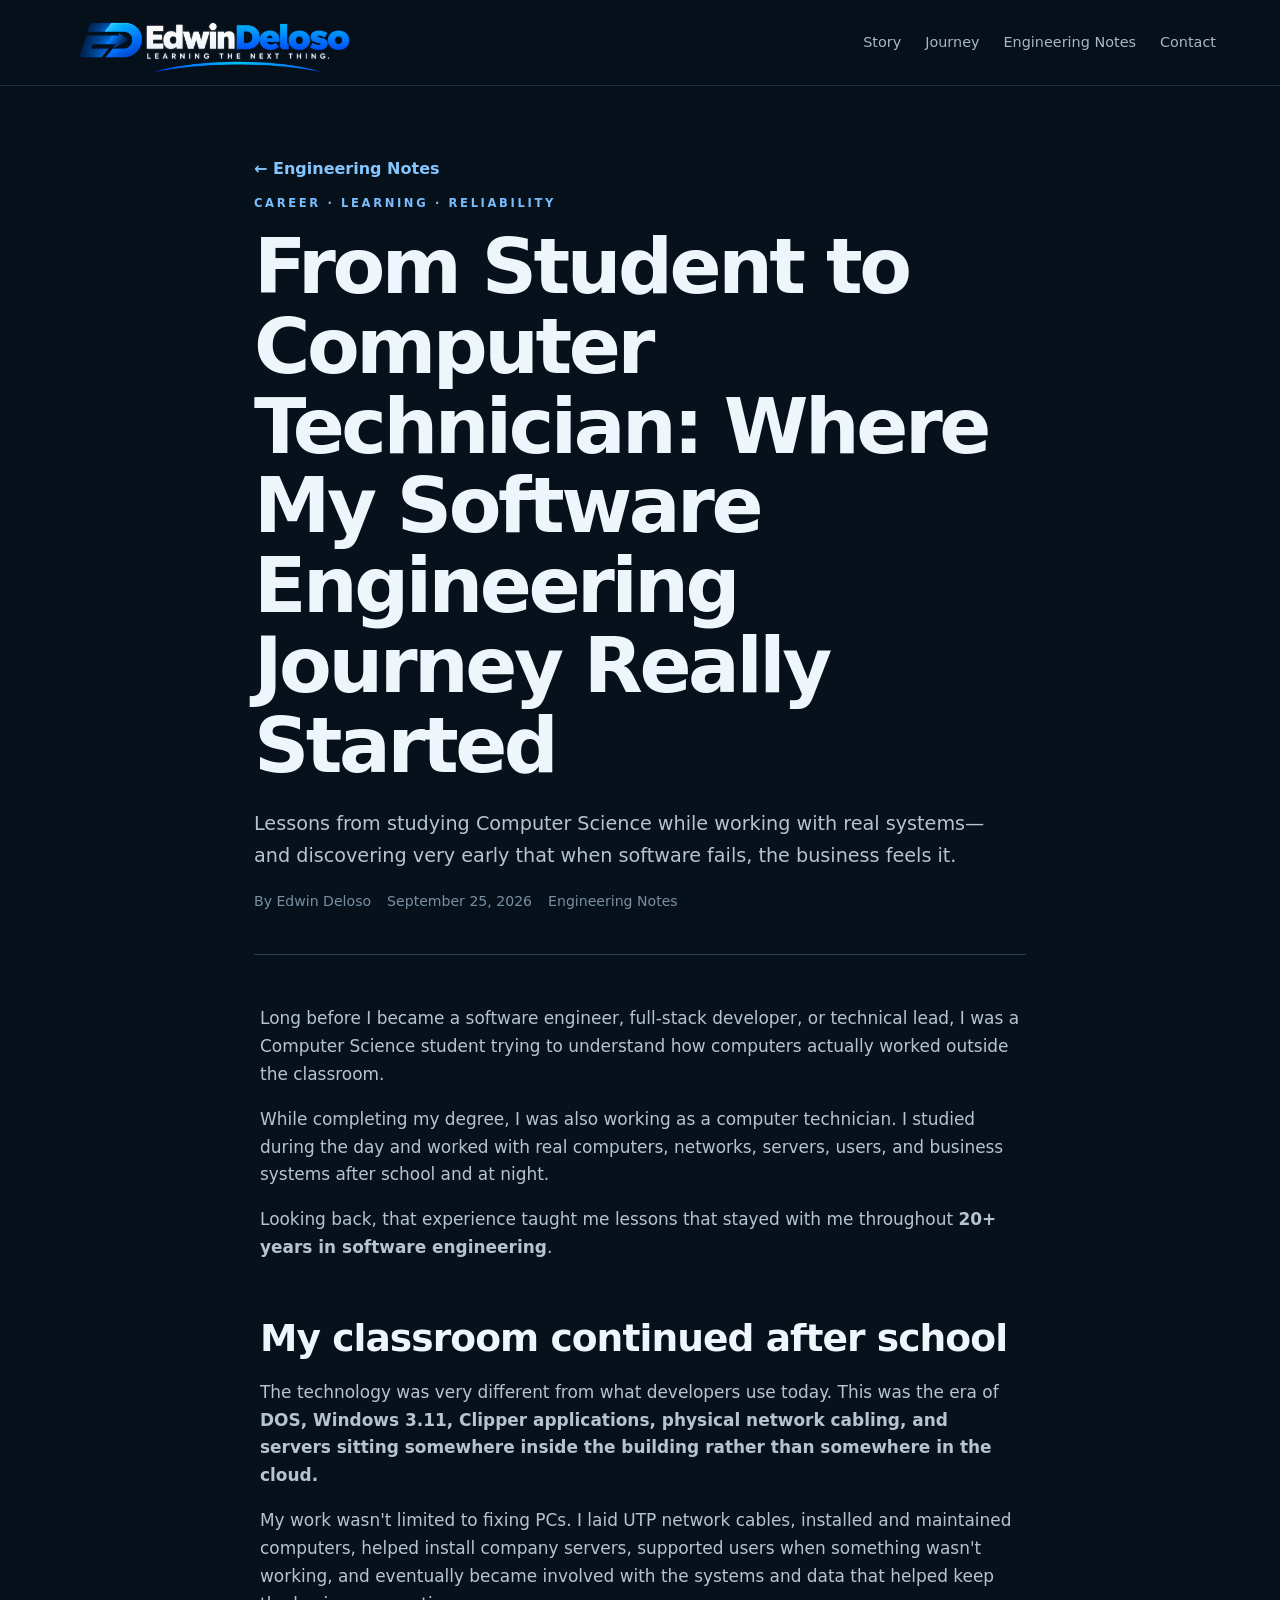
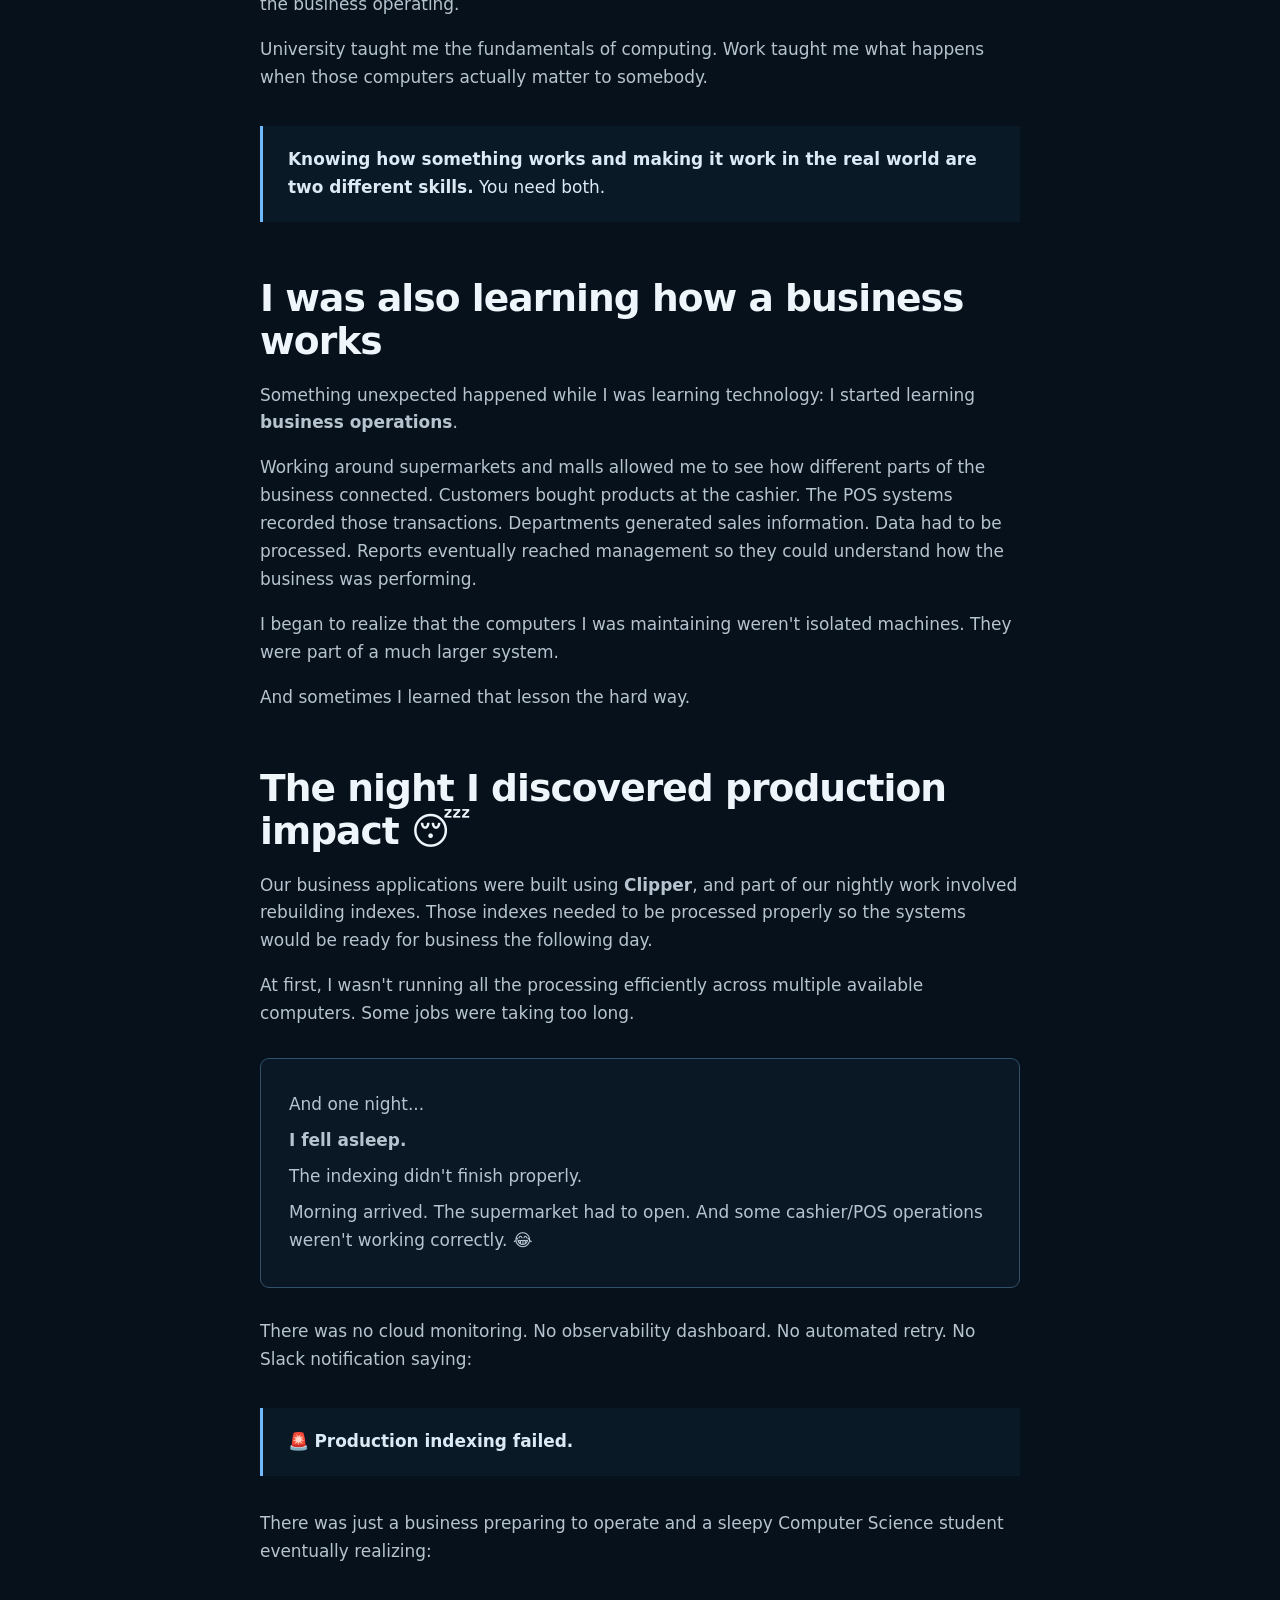
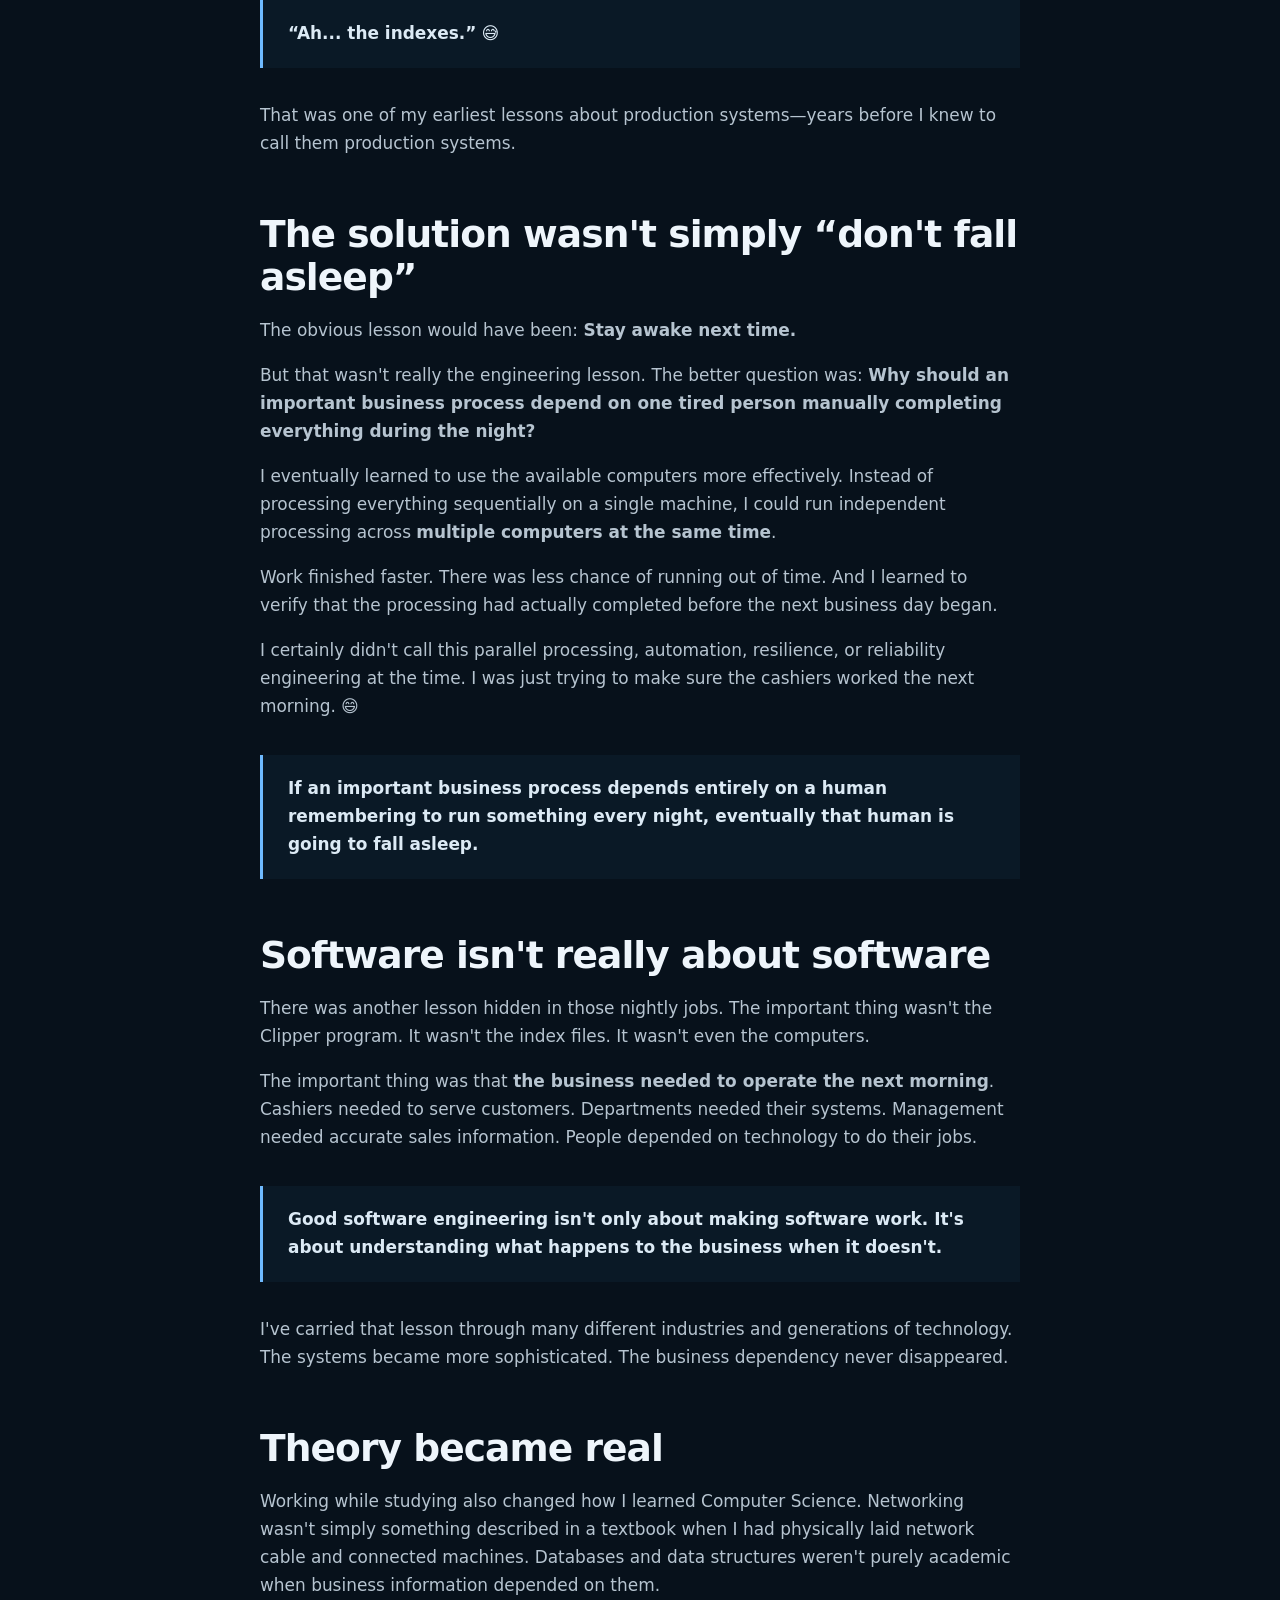
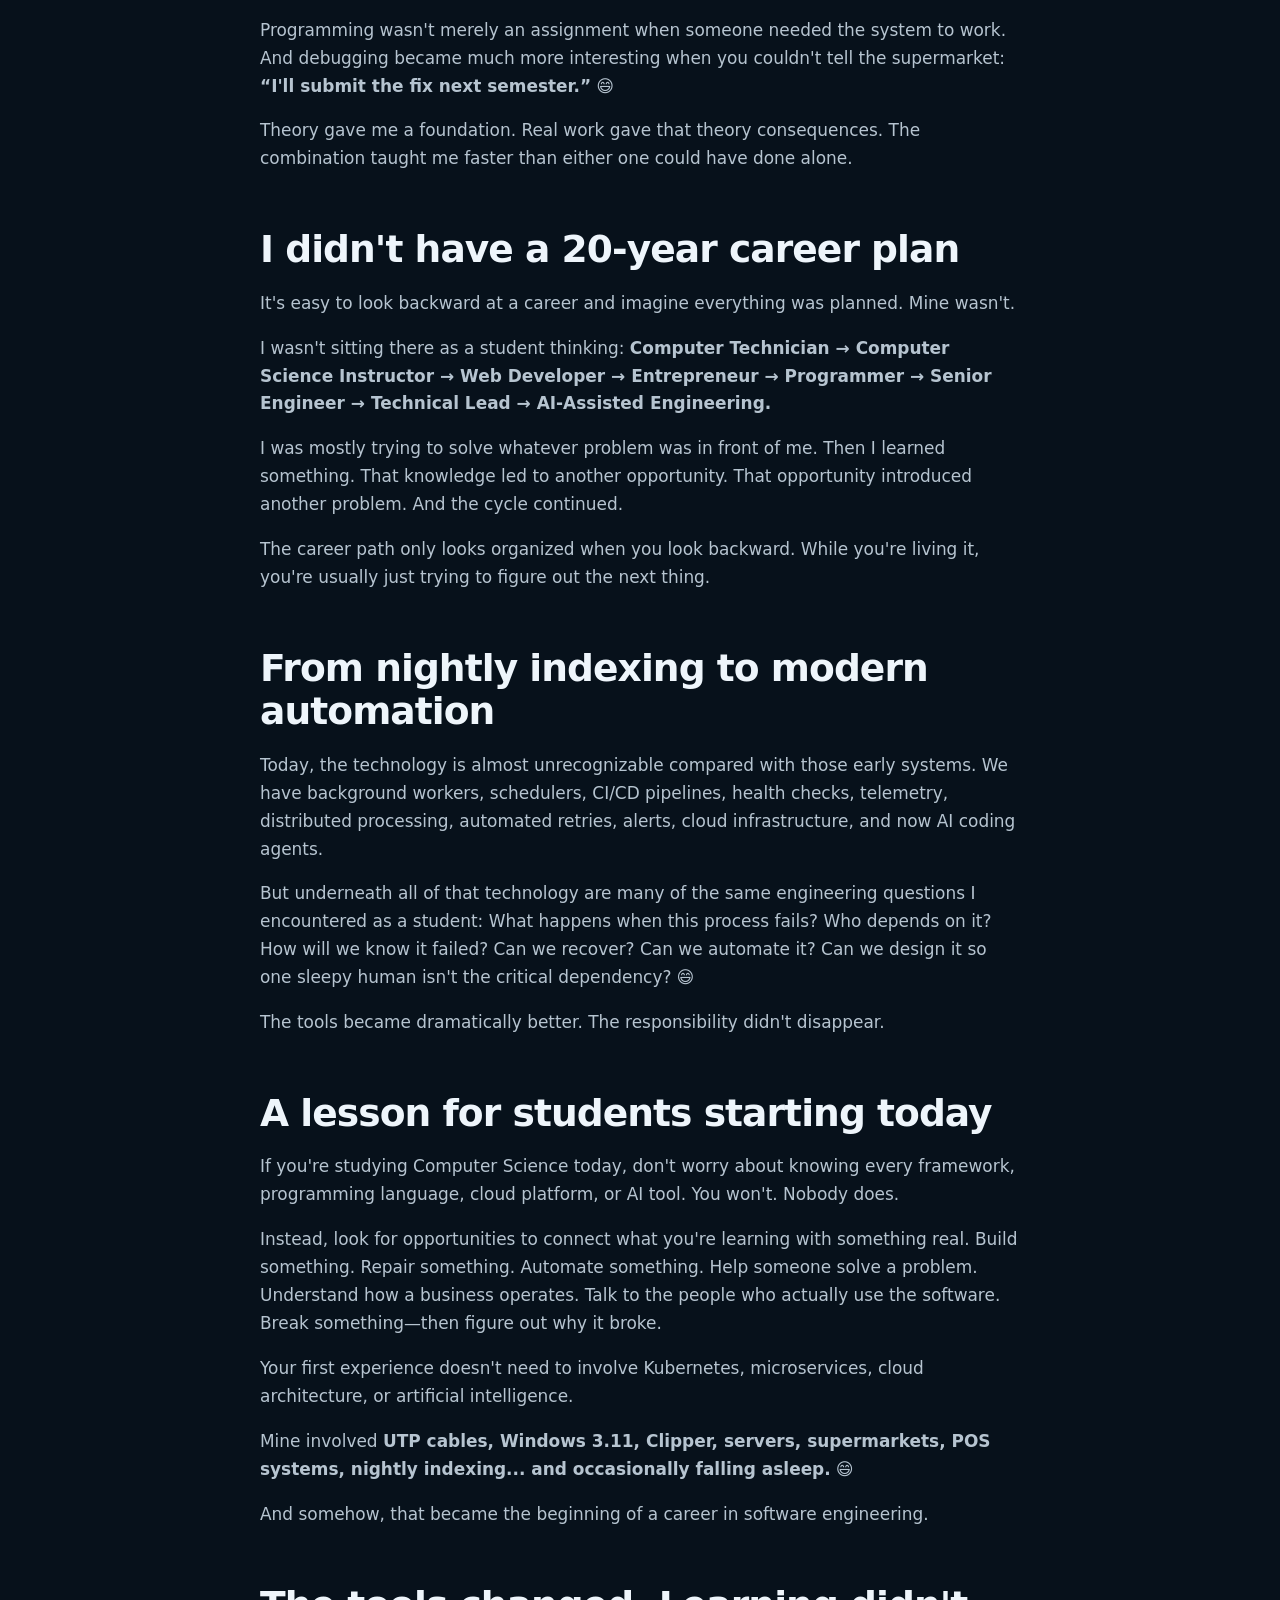
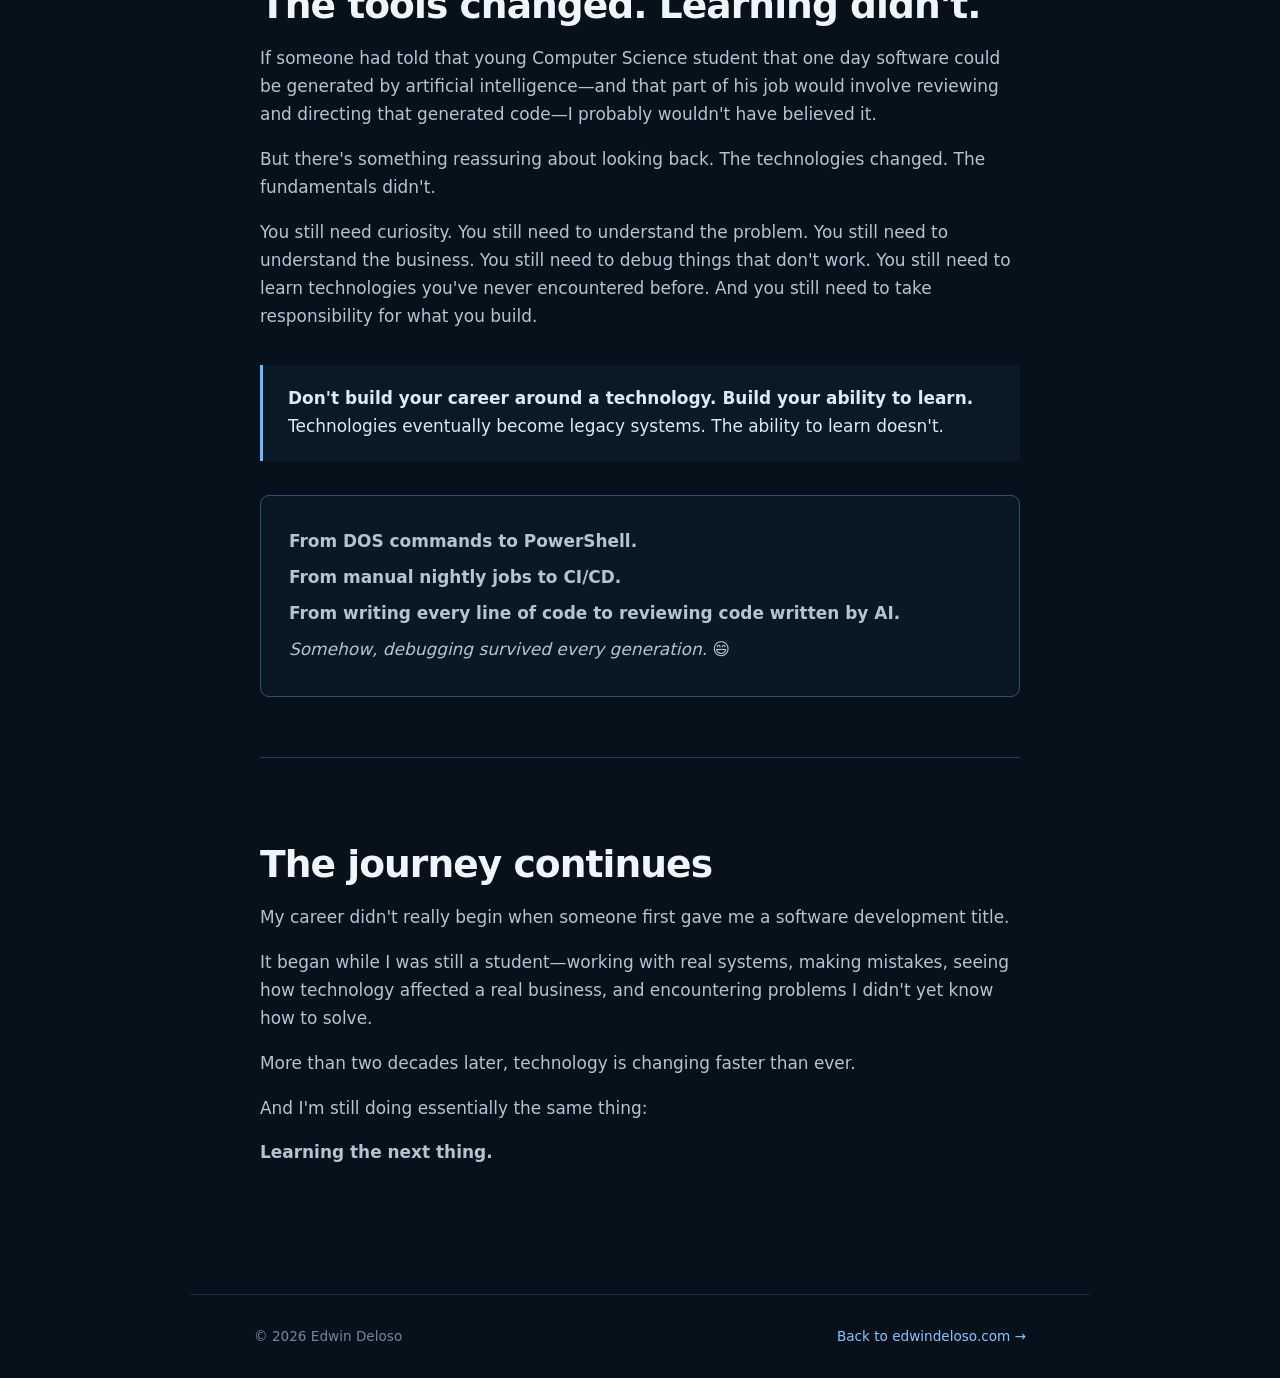
<file: articles/from-student-to-computer-technician/index.html>
<!doctype html>
<html lang="en">
<head>
  <!-- Google tag (gtag.js) -->
<script async src="https://www.googletagmanager.com/gtag/js?id=G-X8E6S5GKC9"></script>
<script>
  window.dataLayer = window.dataLayer || [];
  function gtag(){dataLayer.push(arguments);}
  gtag('js', new Date());

  gtag('config', 'G-X8E6S5GKC9');
</script>
  <meta charset="utf-8">
  <meta name="viewport" content="width=device-width,initial-scale=1">
  <title>From Student to Computer Technician: Lessons From 20+ Years in Software Engineering | Edwin Deloso</title>
  <meta name="description" content="How working as a computer technician while studying Computer Science taught Edwin Deloso early lessons about business operations, POS systems, production failures, reliability, and lifelong learning.">
  <meta name="author" content="Edwin Deloso">
  <meta name="robots" content="index,follow,max-image-preview:large">
  <meta name="theme-color" content="#07111b">
  <link rel="canonical" href="https://edwindeloso.com/articles/from-student-to-computer-technician/">
  <meta property="og:type" content="article">
  <meta property="og:title" content="From Student to Computer Technician: Where My Software Engineering Journey Really Started">
  <meta property="og:description" content="Lessons about business operations, POS systems, production impact, reliability and lifelong learning from my earliest days in technology.">
  <meta property="og:url" content="https://edwindeloso.com/articles/from-student-to-computer-technician/">
  <meta property="og:site_name" content="Edwin Deloso">
  <meta property="article:published_time" content="2026-09-25">
  <meta property="article:author" content="Edwin Deloso">
  <meta name="twitter:card" content="summary">
  <meta name="twitter:title" content="From Student to Computer Technician | Edwin Deloso">
  <meta name="twitter:description" content="How a sleepy student technician learned about POS systems, production impact and reliability the memorable way.">
  <script type="application/ld+json">
  {
    "@context": "https://schema.org",
    "@type": "Article",
    "headline": "From Student to Computer Technician: Where My Software Engineering Journey Really Started",
    "description": "How working as a computer technician while studying Computer Science taught Edwin Deloso early lessons about business operations, POS systems, production failures, reliability, and lifelong learning.",
    "datePublished": "2026-09-25",
    "dateModified": "2026-09-25",
    "mainEntityOfPage": "https://edwindeloso.com/articles/from-student-to-computer-technician/",
    "author": {"@type":"Person","@id":"https://edwindeloso.com/#person","name":"Edwin Deloso","url":"https://edwindeloso.com/"},
    "publisher": {"@type":"Person","@id":"https://edwindeloso.com/#person","name":"Edwin Deloso"},
    "keywords": ["software engineering", "computer science student", "computer technician", "POS systems", "Clipper", "reliability engineering", "career lessons"]
  }
  </script>
  <link rel="stylesheet" href="../../css/styles.css">
</head>
<body>
<header class="nav">
  <a class="article-brand" href="../../" aria-label="Edwin Deloso — Learning the Next Thing"><img src="../../assets/edwindelosologo.png" alt="Edwin Deloso — Learning the Next Thing"></a>
  <nav><a href="../../#story">Story</a><a href="../../#journey">Journey</a><a href="../../#notes">Engineering Notes</a><a href="../../#contact">Contact</a></nav>
</header>
<main class="article-shell">
  <a class="article-back" href="../../#notes">← Engineering Notes</a>
  <header class="article-header">
    <p class="eyebrow">CAREER · LEARNING · RELIABILITY</p>
    <h1>From Student to Computer Technician: Where My Software Engineering Journey Really Started</h1>
    <p class="article-deck">Lessons from studying Computer Science while working with real systems—and discovering very early that when software fails, the business feels it.</p>
    <div class="article-meta"><span>By Edwin Deloso</span><span>September 25, 2026</span><span>Engineering Notes</span></div>
  </header>
  <article class="article-body">
    <p>Long before I became a software engineer, full-stack developer, or technical lead, I was a Computer Science student trying to understand how computers actually worked outside the classroom.</p>
    <p>While completing my degree, I was also working as a computer technician. I studied during the day and worked with real computers, networks, servers, users, and business systems after school and at night.</p>
    <p>Looking back, that experience taught me lessons that stayed with me throughout <strong>20+ years in software engineering</strong>.</p>

    <h2>My classroom continued after school</h2>
    <p>The technology was very different from what developers use today. This was the era of <strong>DOS, Windows 3.11, Clipper applications, physical network cabling, and servers sitting somewhere inside the building rather than somewhere in the cloud.</strong></p>
    <p>My work wasn't limited to fixing PCs. I laid UTP network cables, installed and maintained computers, helped install company servers, supported users when something wasn't working, and eventually became involved with the systems and data that helped keep the business operating.</p>
    <p>University taught me the fundamentals of computing. Work taught me what happens when those computers actually matter to somebody.</p>
    <blockquote><p><strong>Knowing how something works and making it work in the real world are two different skills.</strong> You need both.</p></blockquote>

    <h2>I was also learning how a business works</h2>
    <p>Something unexpected happened while I was learning technology: I started learning <strong>business operations</strong>.</p>
    <p>Working around supermarkets and malls allowed me to see how different parts of the business connected. Customers bought products at the cashier. The POS systems recorded those transactions. Departments generated sales information. Data had to be processed. Reports eventually reached management so they could understand how the business was performing.</p>
    <p>I began to realize that the computers I was maintaining weren't isolated machines. They were part of a much larger system.</p>
    <p>And sometimes I learned that lesson the hard way.</p>

    <h2>The night I discovered production impact 😴</h2>
    <p>Our business applications were built using <strong>Clipper</strong>, and part of our nightly work involved rebuilding indexes. Those indexes needed to be processed properly so the systems would be ready for business the following day.</p>
    <p>At first, I wasn't running all the processing efficiently across multiple available computers. Some jobs were taking too long.</p>
    <div class="moment"><p>And one night...</p><p><strong>I fell asleep.</strong></p><p>The indexing didn't finish properly.</p><p>Morning arrived. The supermarket had to open. And some cashier/POS operations weren't working correctly. 😂</p></div>
    <p>There was no cloud monitoring. No observability dashboard. No automated retry. No Slack notification saying:</p>
    <blockquote><p>🚨 <strong>Production indexing failed.</strong></p></blockquote>
    <p>There was just a business preparing to operate and a sleepy Computer Science student eventually realizing:</p>
    <blockquote><p><strong>“Ah... the indexes.”</strong> 😅</p></blockquote>
    <p>That was one of my earliest lessons about production systems—years before I knew to call them production systems.</p>

    <h2>The solution wasn't simply “don't fall asleep”</h2>
    <p>The obvious lesson would have been: <strong>Stay awake next time.</strong></p>
    <p>But that wasn't really the engineering lesson. The better question was: <strong>Why should an important business process depend on one tired person manually completing everything during the night?</strong></p>
    <p>I eventually learned to use the available computers more effectively. Instead of processing everything sequentially on a single machine, I could run independent processing across <strong>multiple computers at the same time</strong>.</p>
    <p>Work finished faster. There was less chance of running out of time. And I learned to verify that the processing had actually completed before the next business day began.</p>
    <p>I certainly didn't call this parallel processing, automation, resilience, or reliability engineering at the time. I was just trying to make sure the cashiers worked the next morning. 😄</p>
    <blockquote><p><strong>If an important business process depends entirely on a human remembering to run something every night, eventually that human is going to fall asleep.</strong></p></blockquote>

    <h2>Software isn't really about software</h2>
    <p>There was another lesson hidden in those nightly jobs. The important thing wasn't the Clipper program. It wasn't the index files. It wasn't even the computers.</p>
    <p>The important thing was that <strong>the business needed to operate the next morning</strong>. Cashiers needed to serve customers. Departments needed their systems. Management needed accurate sales information. People depended on technology to do their jobs.</p>
    <blockquote><p><strong>Good software engineering isn't only about making software work. It's about understanding what happens to the business when it doesn't.</strong></p></blockquote>
    <p>I've carried that lesson through many different industries and generations of technology. The systems became more sophisticated. The business dependency never disappeared.</p>

    <h2>Theory became real</h2>
    <p>Working while studying also changed how I learned Computer Science. Networking wasn't simply something described in a textbook when I had physically laid network cable and connected machines. Databases and data structures weren't purely academic when business information depended on them.</p>
    <p>Programming wasn't merely an assignment when someone needed the system to work. And debugging became much more interesting when you couldn't tell the supermarket: <strong>“I'll submit the fix next semester.”</strong> 😄</p>
    <p>Theory gave me a foundation. Real work gave that theory consequences. The combination taught me faster than either one could have done alone.</p>

    <h2>I didn't have a 20-year career plan</h2>
    <p>It's easy to look backward at a career and imagine everything was planned. Mine wasn't.</p>
    <p>I wasn't sitting there as a student thinking: <strong>Computer Technician → Computer Science Instructor → Web Developer → Entrepreneur → Programmer → Senior Engineer → Technical Lead → AI-Assisted Engineering.</strong></p>
    <p>I was mostly trying to solve whatever problem was in front of me. Then I learned something. That knowledge led to another opportunity. That opportunity introduced another problem. And the cycle continued.</p>
    <p>The career path only looks organized when you look backward. While you're living it, you're usually just trying to figure out the next thing.</p>

    <h2>From nightly indexing to modern automation</h2>
    <p>Today, the technology is almost unrecognizable compared with those early systems. We have background workers, schedulers, CI/CD pipelines, health checks, telemetry, distributed processing, automated retries, alerts, cloud infrastructure, and now AI coding agents.</p>
    <p>But underneath all of that technology are many of the same engineering questions I encountered as a student: What happens when this process fails? Who depends on it? How will we know it failed? Can we recover? Can we automate it? Can we design it so one sleepy human isn't the critical dependency? 😄</p>
    <p>The tools became dramatically better. The responsibility didn't disappear.</p>

    <h2>A lesson for students starting today</h2>
    <p>If you're studying Computer Science today, don't worry about knowing every framework, programming language, cloud platform, or AI tool. You won't. Nobody does.</p>
    <p>Instead, look for opportunities to connect what you're learning with something real. Build something. Repair something. Automate something. Help someone solve a problem. Understand how a business operates. Talk to the people who actually use the software. Break something—then figure out why it broke.</p>
    <p>Your first experience doesn't need to involve Kubernetes, microservices, cloud architecture, or artificial intelligence.</p>
    <p>Mine involved <strong>UTP cables, Windows 3.11, Clipper, servers, supermarkets, POS systems, nightly indexing... and occasionally falling asleep.</strong> 😄</p>
    <p>And somehow, that became the beginning of a career in software engineering.</p>

    <h2>The tools changed. Learning didn't.</h2>
    <p>If someone had told that young Computer Science student that one day software could be generated by artificial intelligence—and that part of his job would involve reviewing and directing that generated code—I probably wouldn't have believed it.</p>
    <p>But there's something reassuring about looking back. The technologies changed. The fundamentals didn't.</p>
    <p>You still need curiosity. You still need to understand the problem. You still need to understand the business. You still need to debug things that don't work. You still need to learn technologies you've never encountered before. And you still need to take responsibility for what you build.</p>
    <blockquote><p><strong>Don't build your career around a technology. Build your ability to learn.</strong><br>Technologies eventually become legacy systems. The ability to learn doesn't.</p></blockquote>

    <div class="moment"><p><strong>From DOS commands to PowerShell.</strong></p><p><strong>From manual nightly jobs to CI/CD.</strong></p><p><strong>From writing every line of code to reviewing code written by AI.</strong></p><p><em>Somehow, debugging survived every generation.</em> 😄</p></div>

    <div class="closing"><h2>The journey continues</h2><p>My career didn't really begin when someone first gave me a software development title.</p><p>It began while I was still a student—working with real systems, making mistakes, seeing how technology affected a real business, and encountering problems I didn't yet know how to solve.</p><p>More than two decades later, technology is changing faster than ever.</p><p>And I'm still doing essentially the same thing:</p><p><strong>Learning the next thing.</strong></p></div>
  </article>
</main>
<footer class="article-footer"><span>© <span id="year"></span> Edwin Deloso</span><a href="../../">Back to edwindeloso.com →</a></footer>
<script src="../../js/main.js"></script>
</body>
</html>
</file>
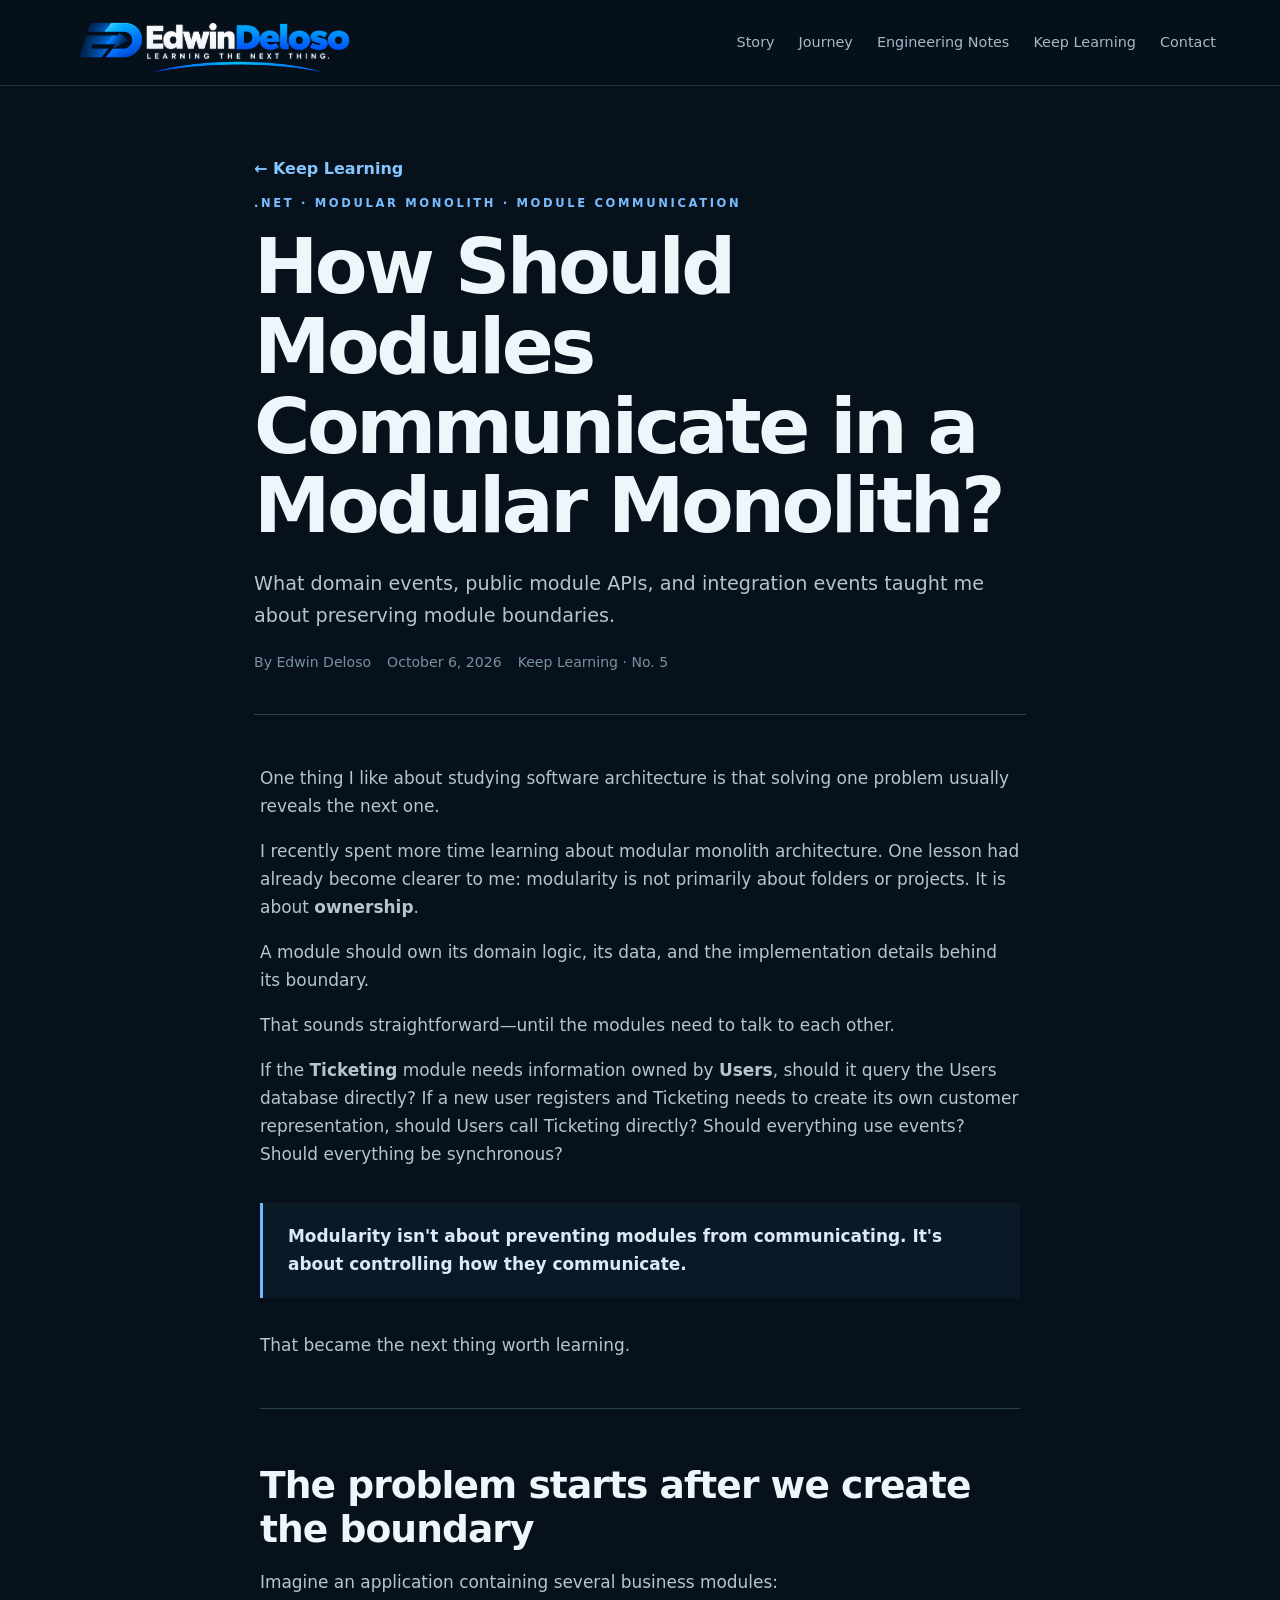
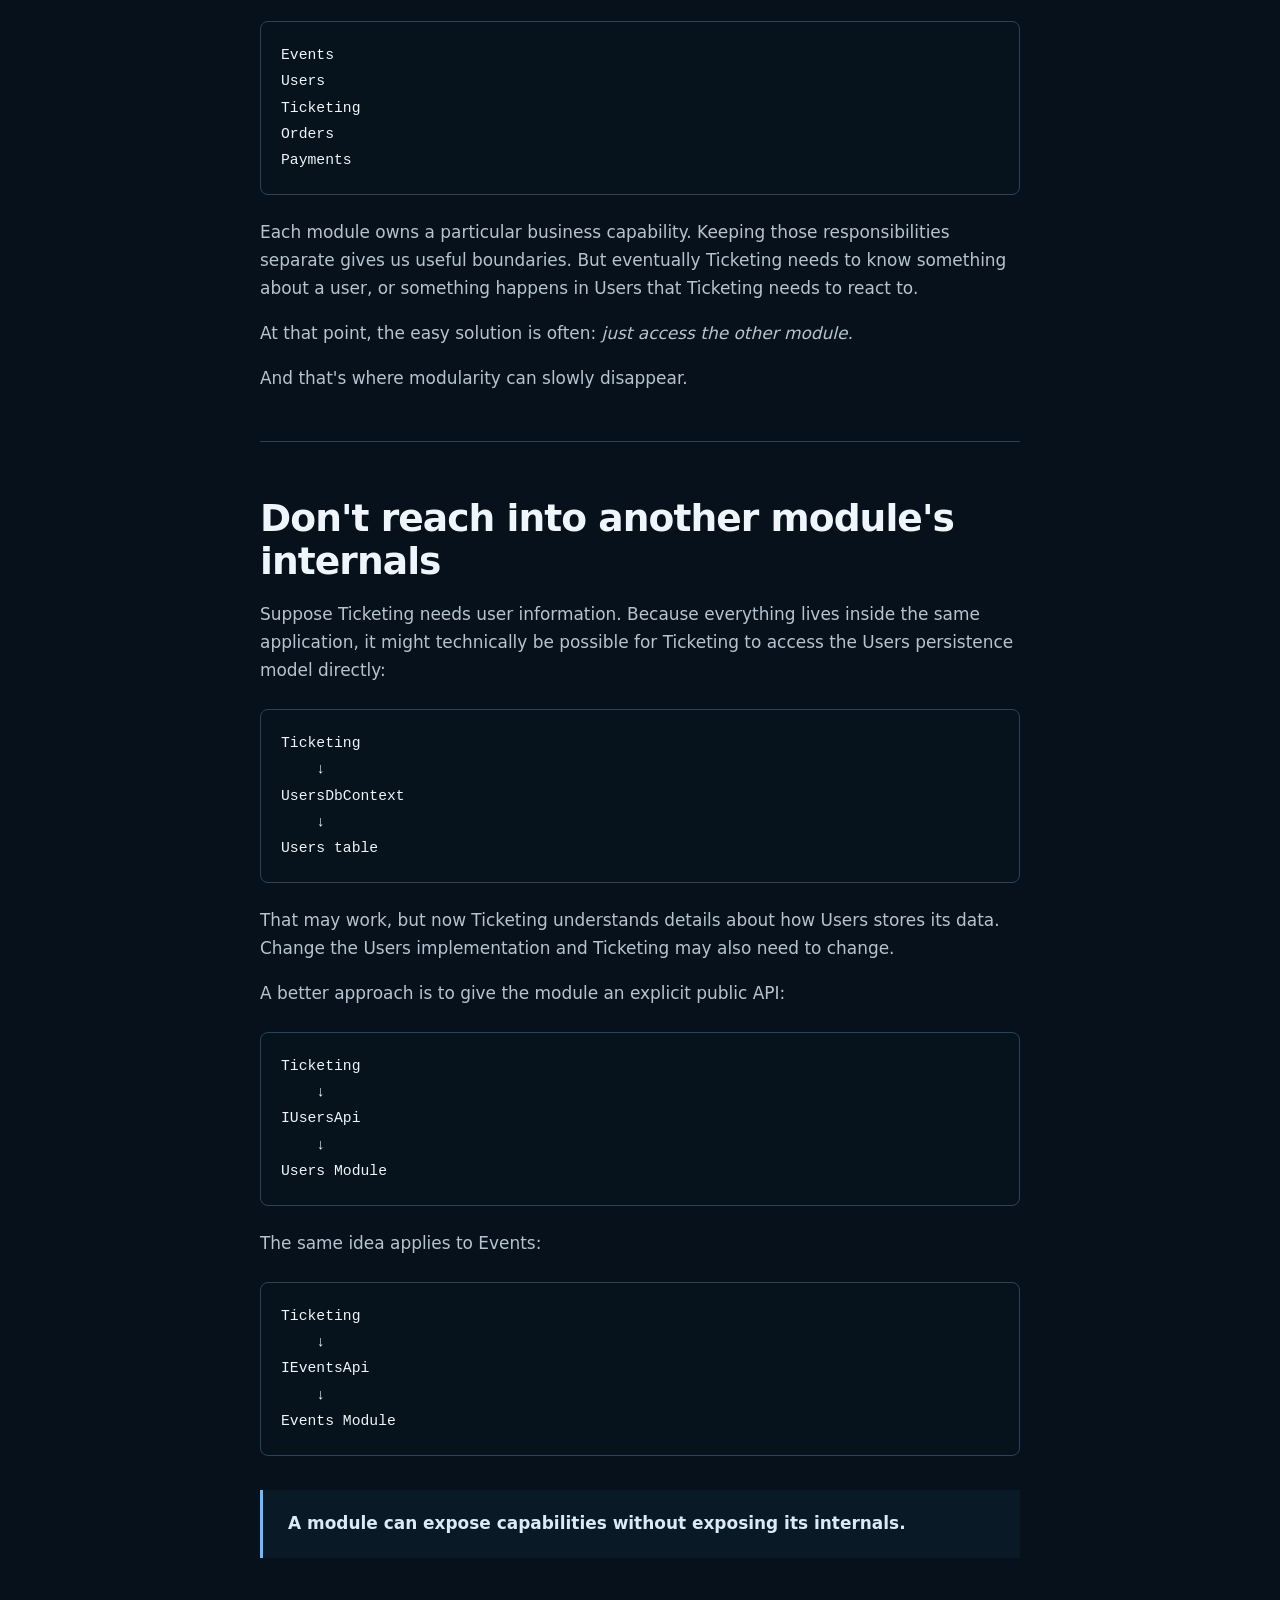
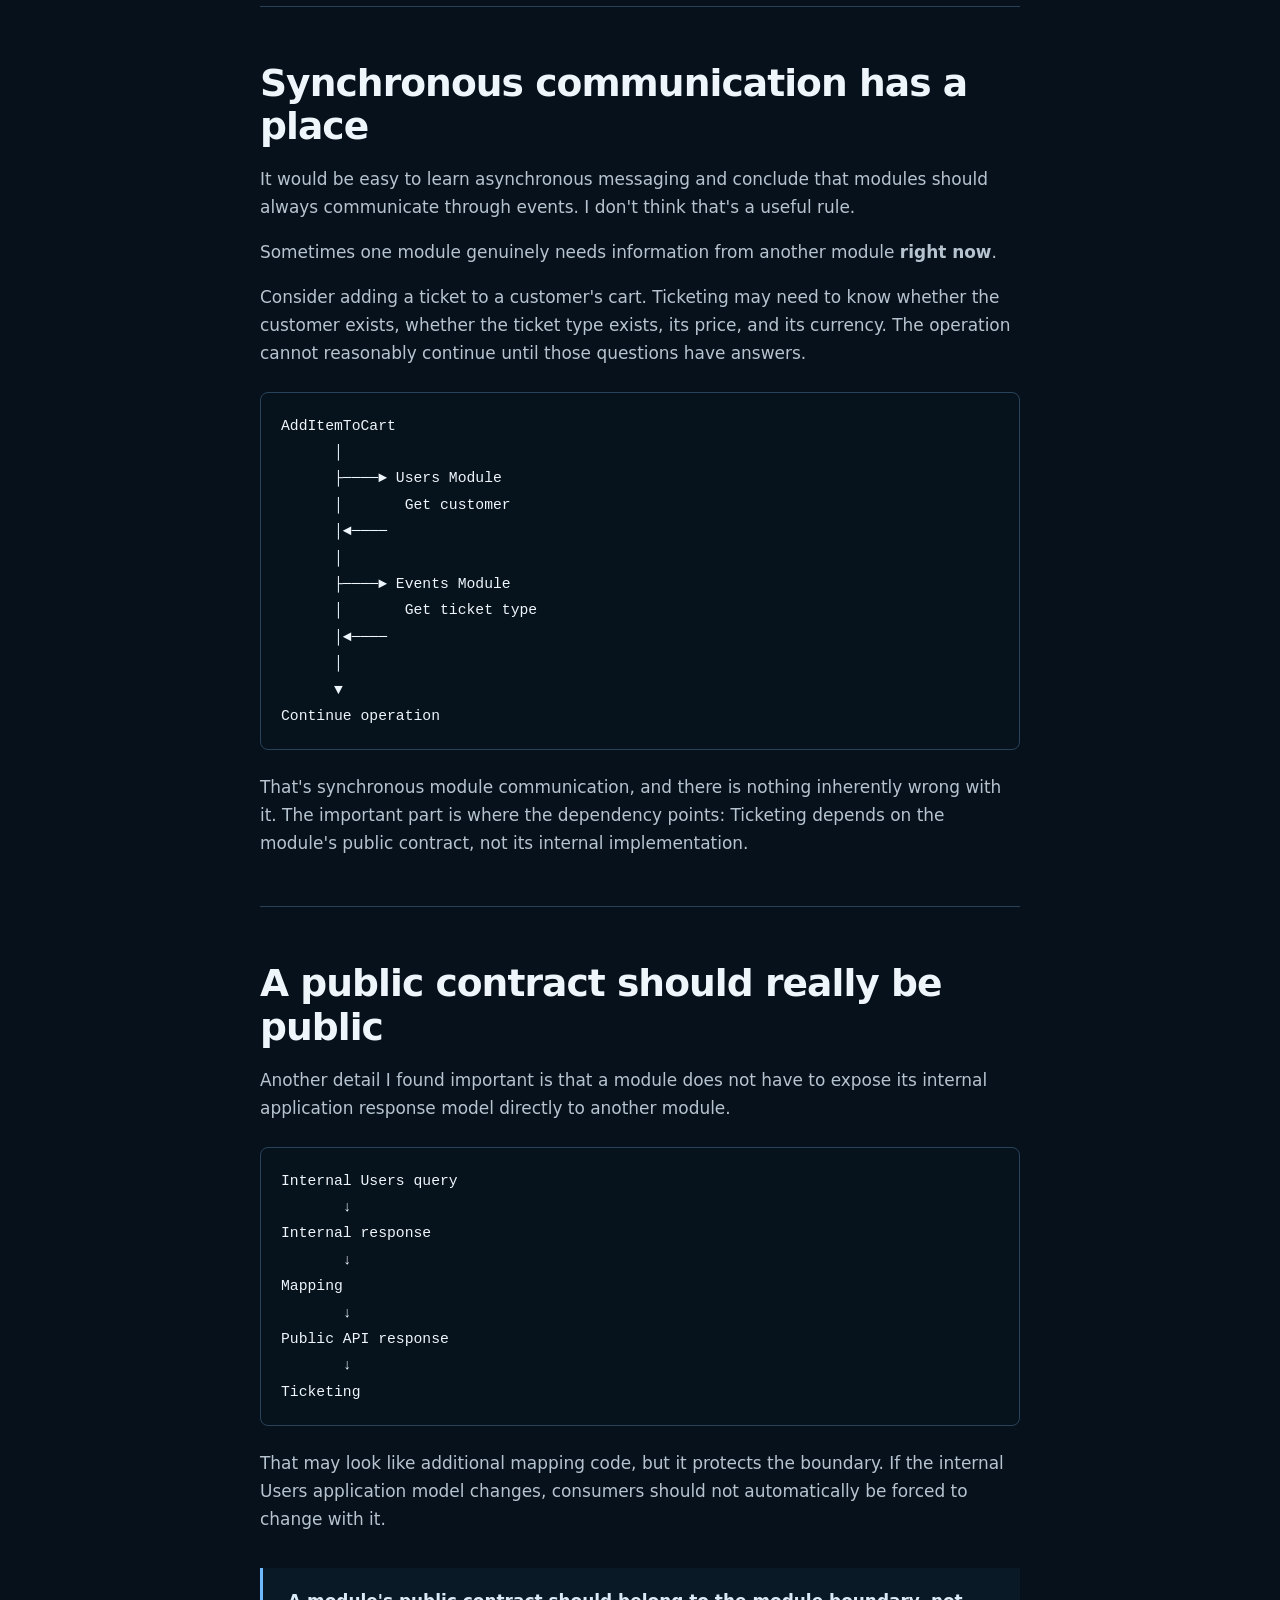
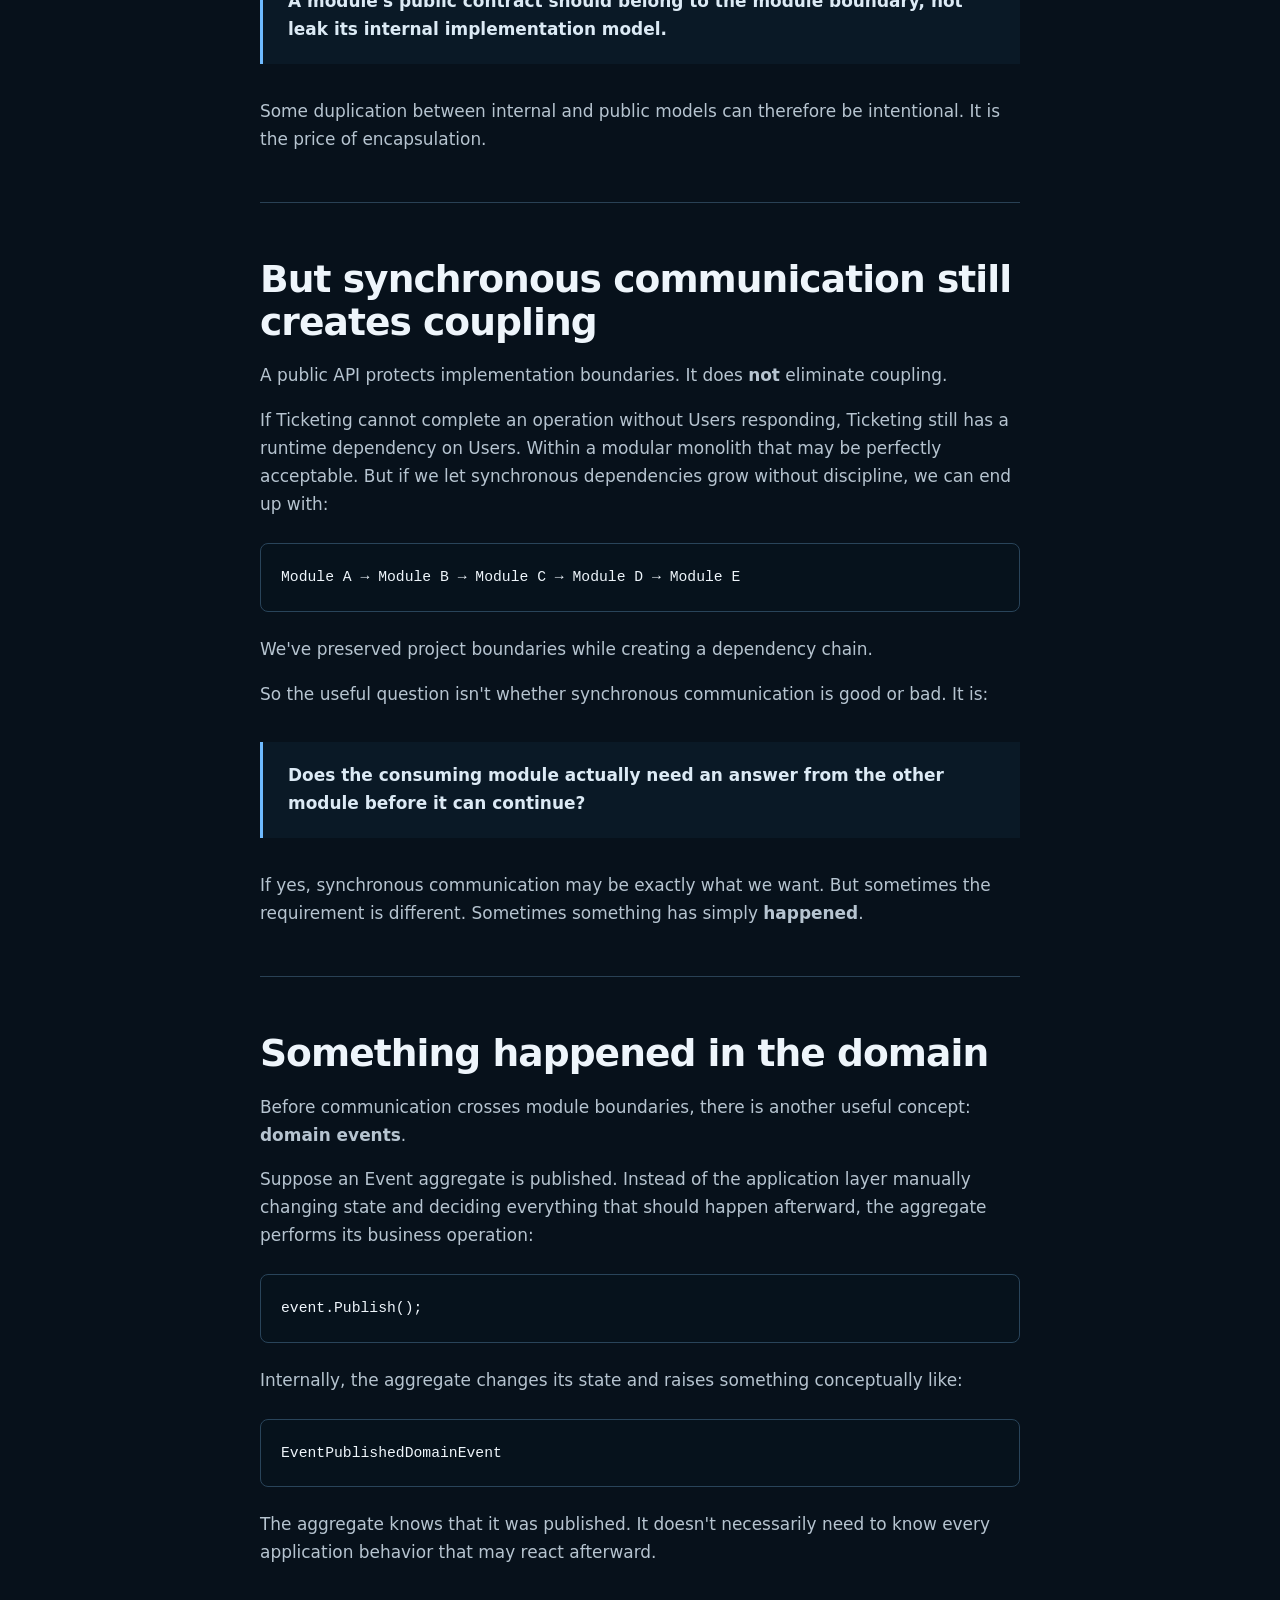
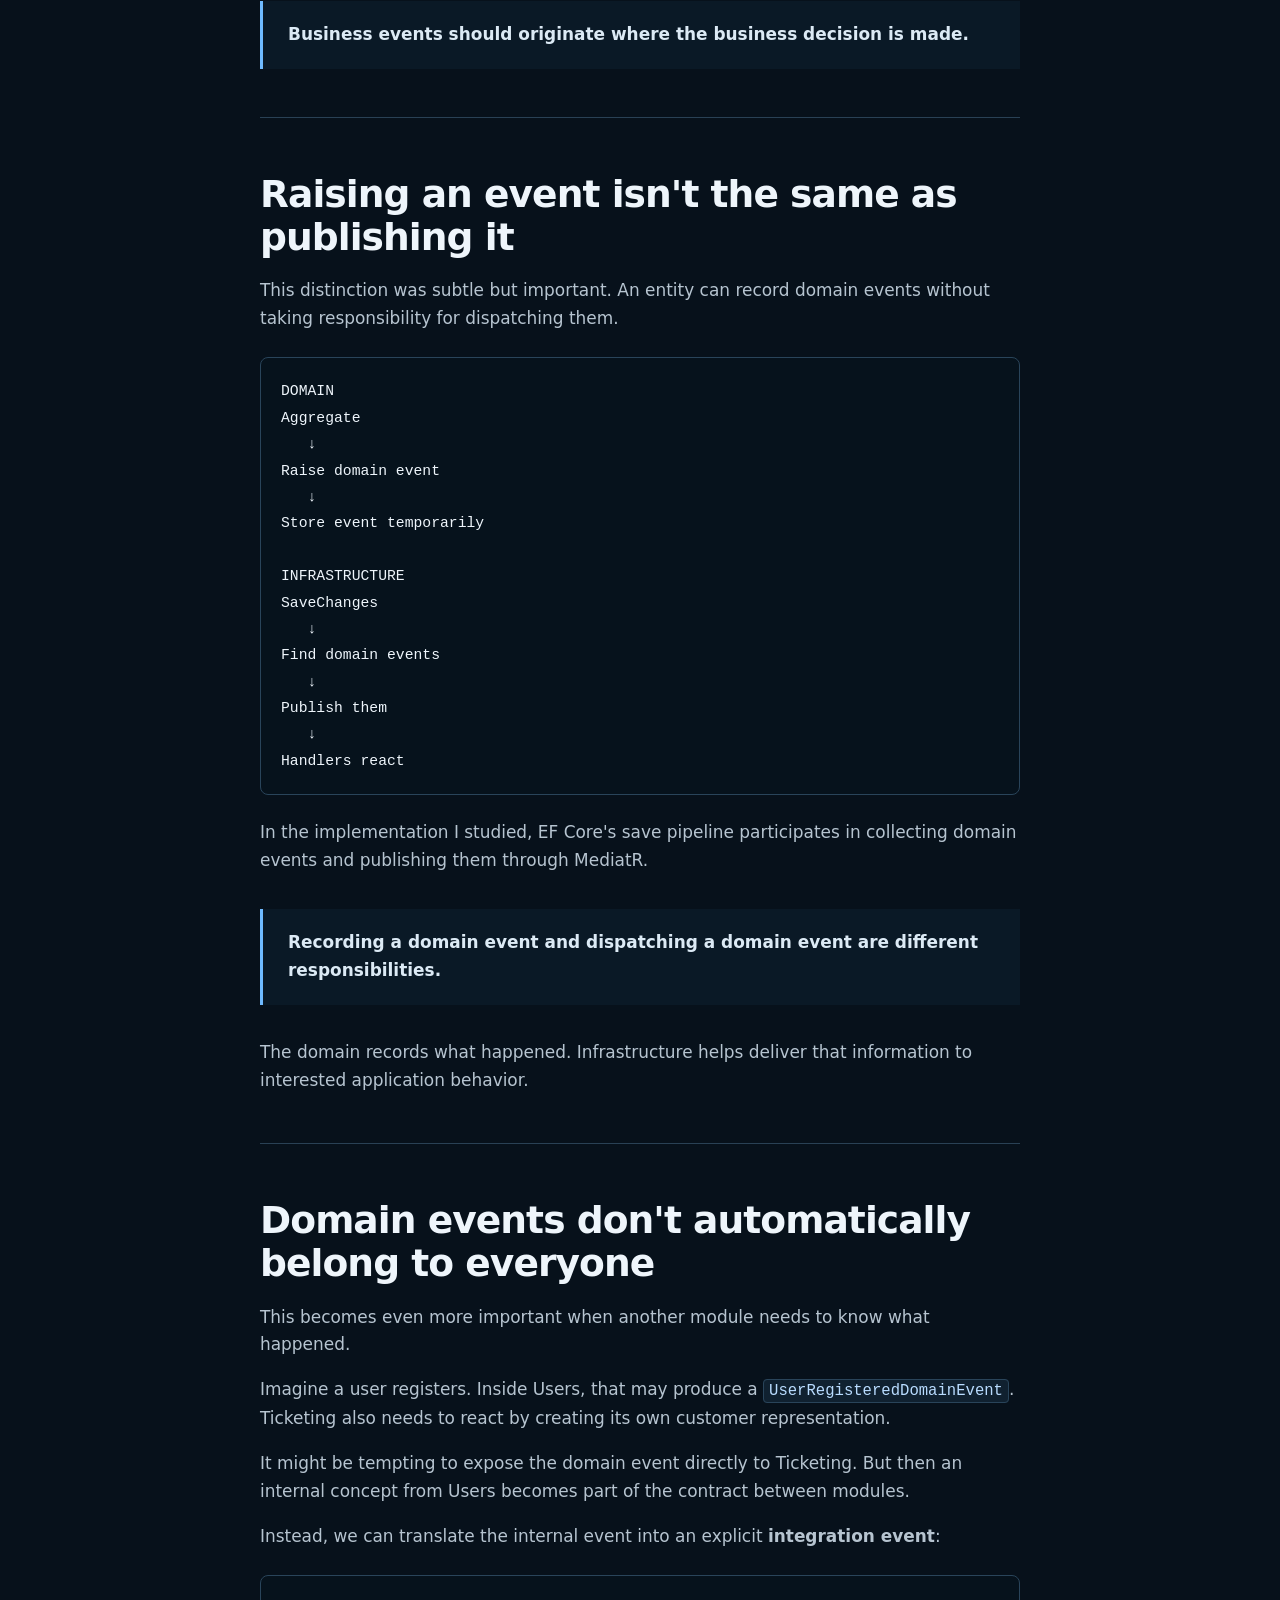
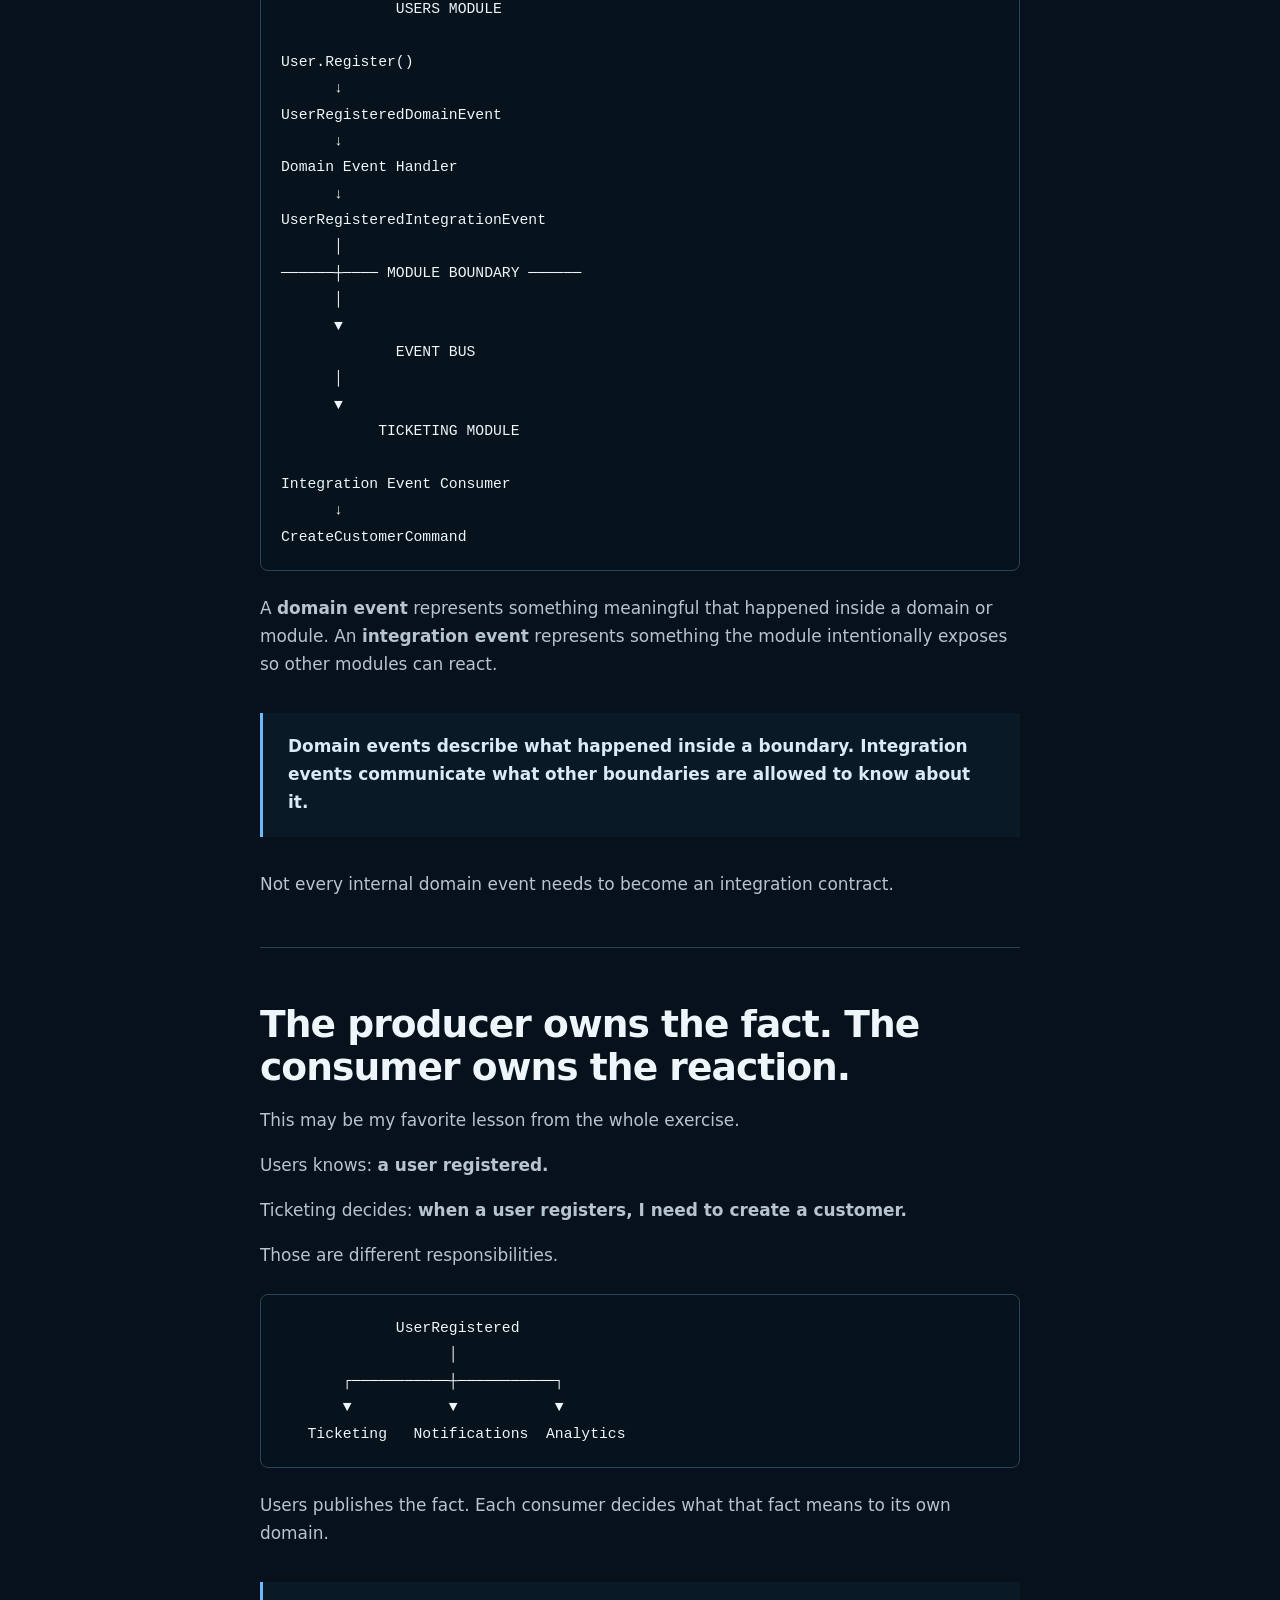
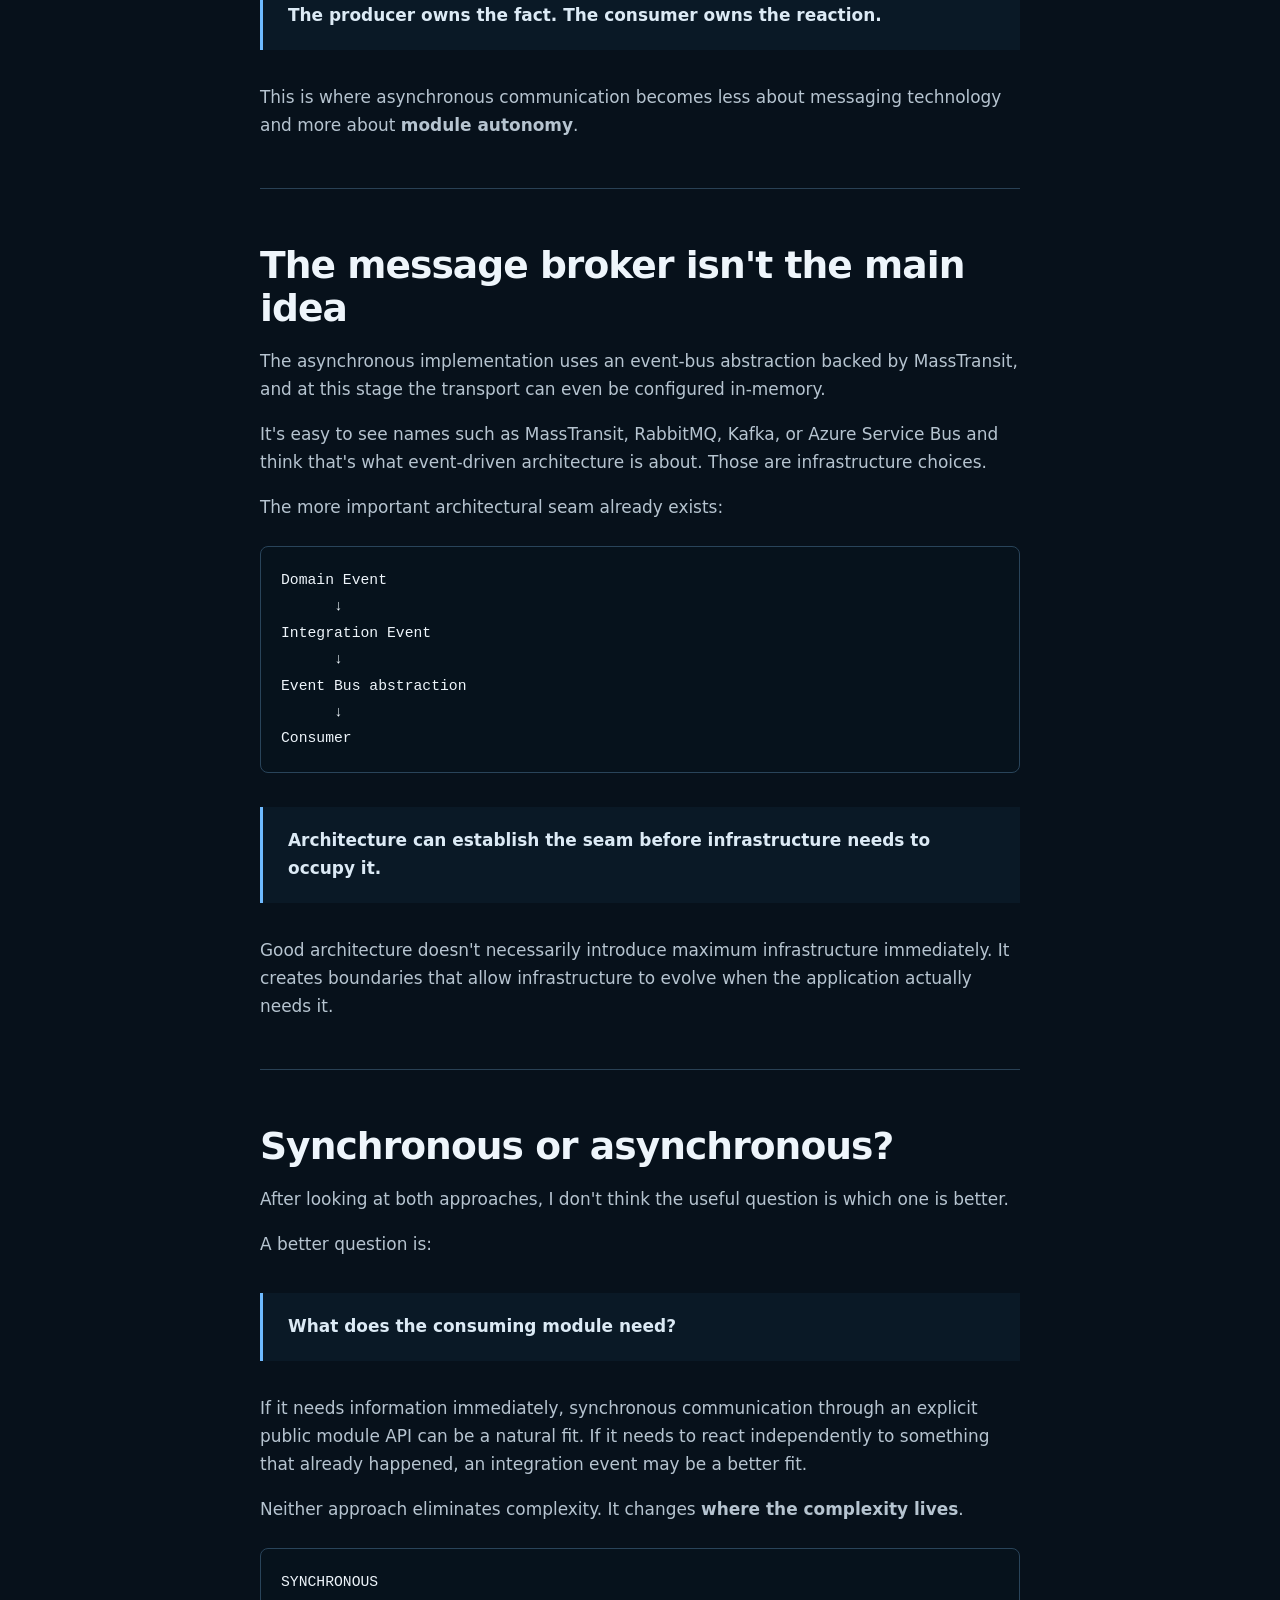
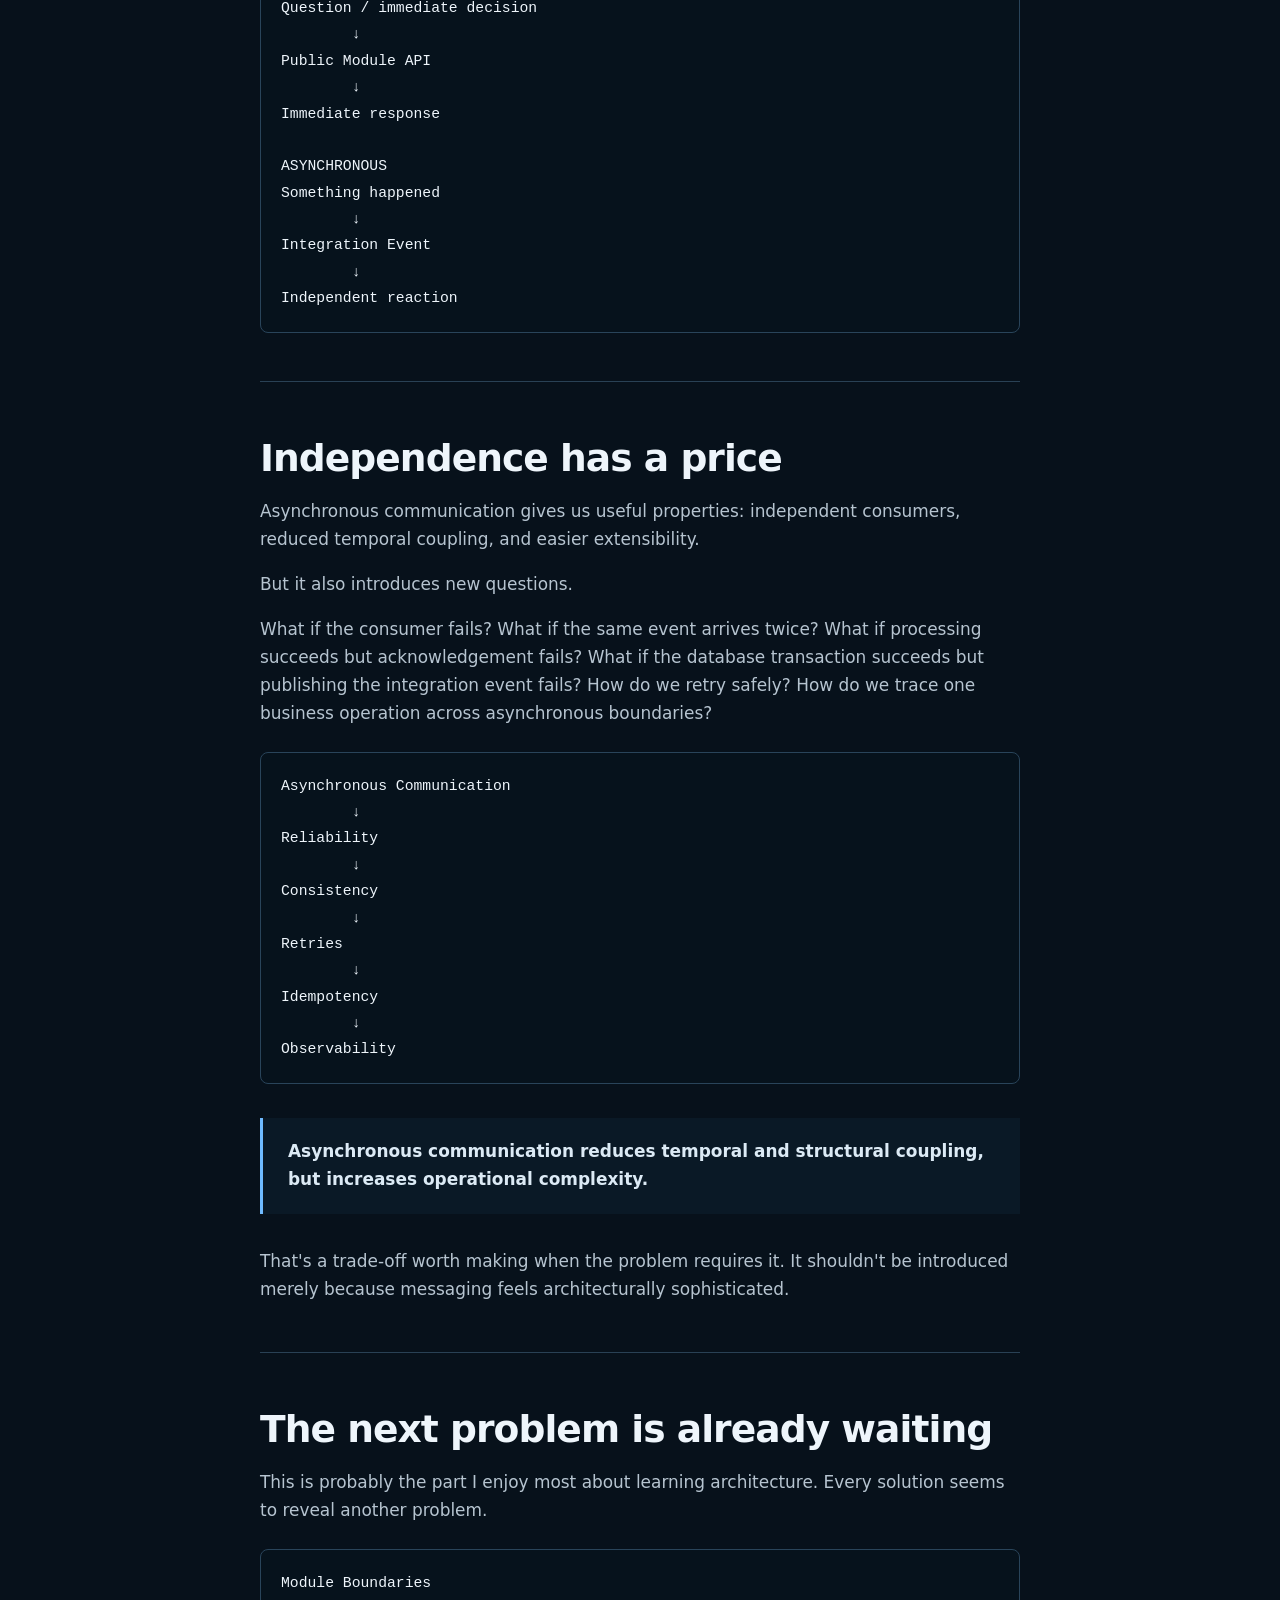
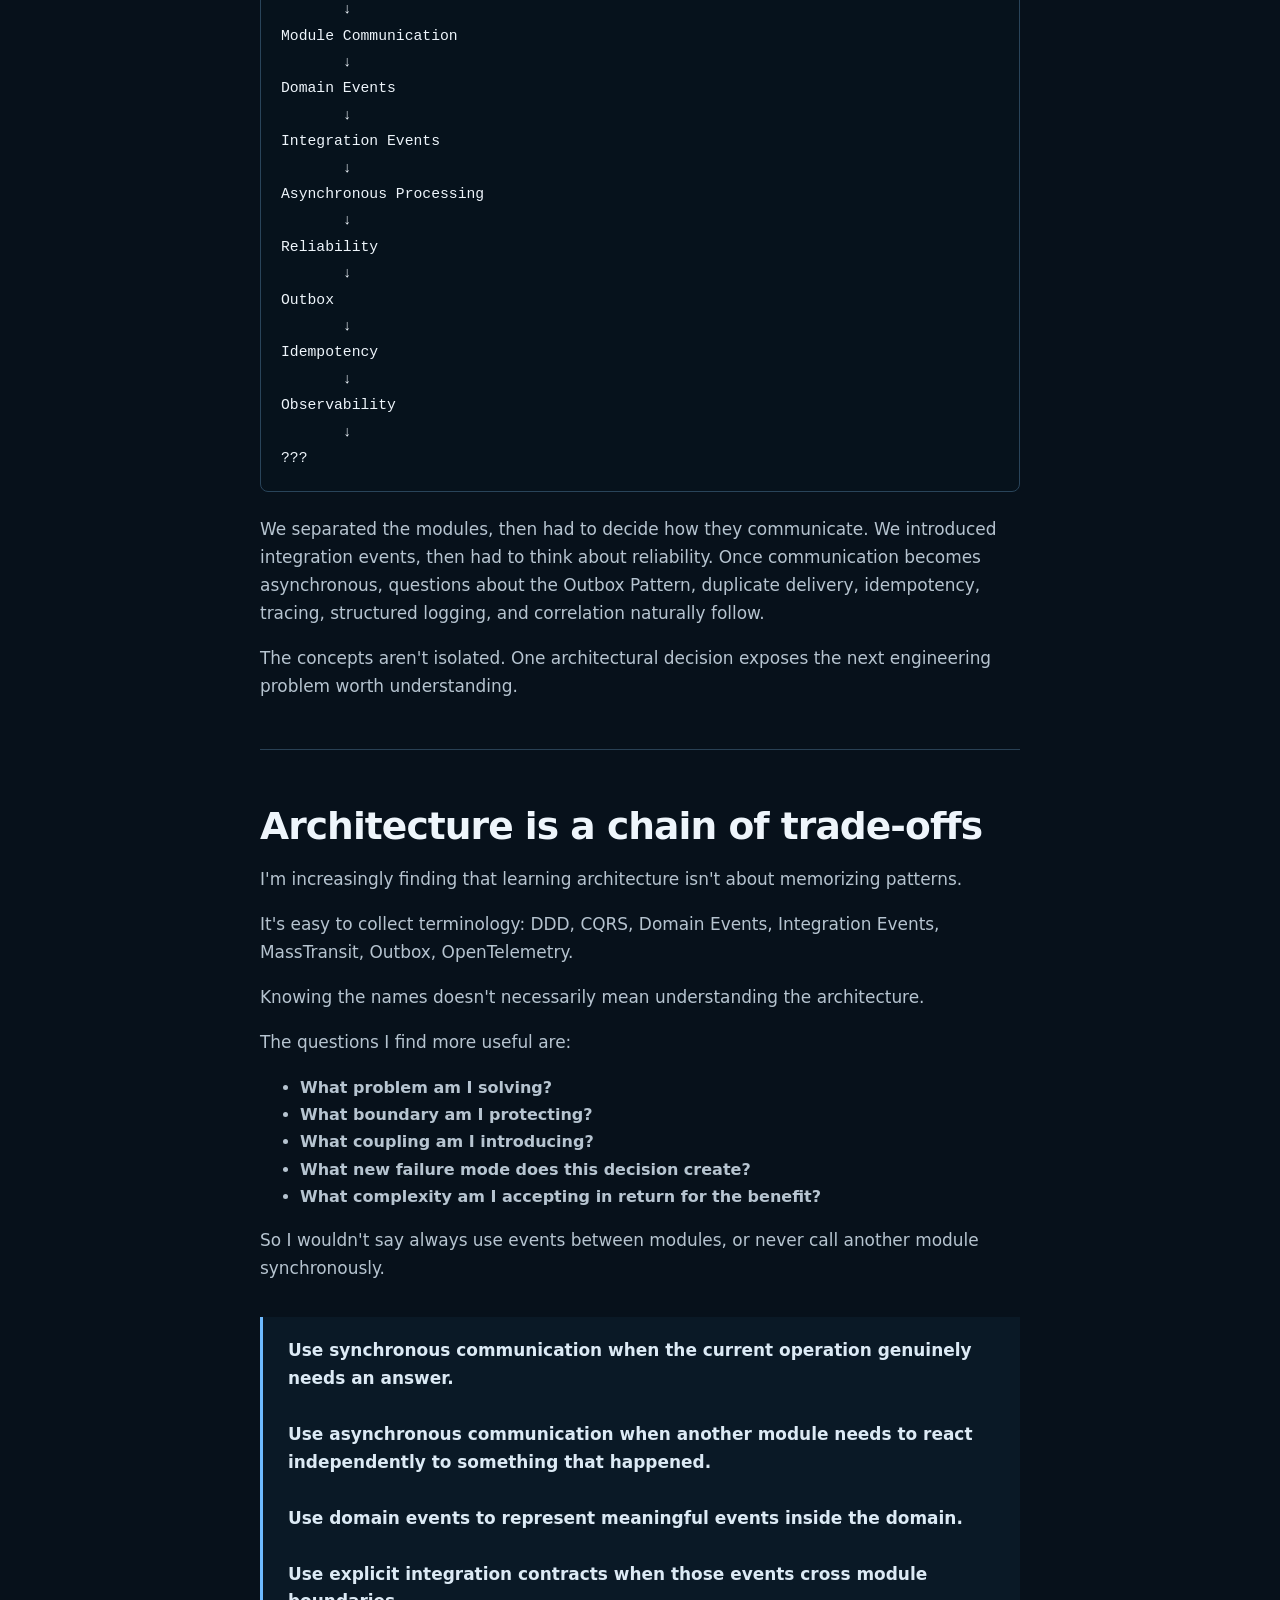
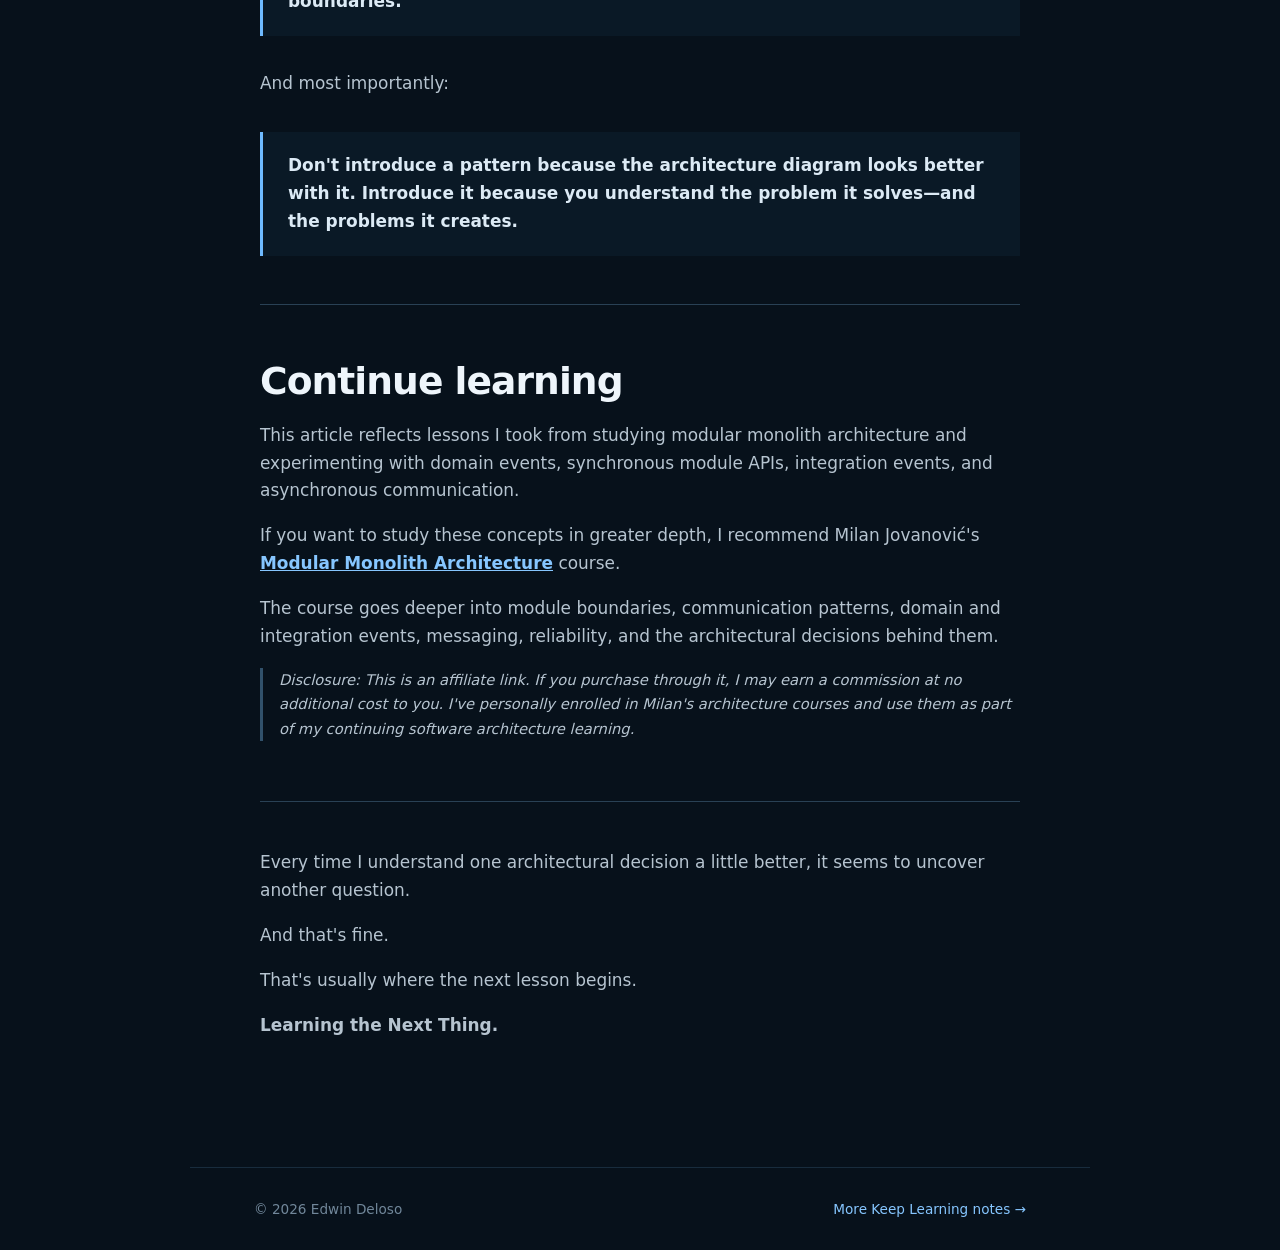
<file: articles/how-should-modules-communicate-in-a-modular-monolith/index.html>
<!doctype html><html lang="en"><head>
<meta charset="utf-8"><meta name="viewport" content="width=device-width,initial-scale=1">
<title>How Should Modules Communicate in a Modular Monolith? | Edwin Deloso</title>
<meta name="description" content="A practical look at module communication in a modular monolith using domain events, synchronous public APIs, integration events, and asynchronous messaging.">
<meta name="author" content="Edwin Deloso"><meta name="robots" content="index,follow,max-image-preview:large"><meta name="theme-color" content="#07111b">
<link rel="canonical" href="https://edwindeloso.com/articles/how-should-modules-communicate-in-a-modular-monolith/">
<meta property="og:type" content="article"><meta property="og:title" content="How Should Modules Communicate in a Modular Monolith?"><meta property="og:description" content="Modularity isn't about preventing modules from communicating. It's about controlling how they communicate."><meta property="og:url" content="https://edwindeloso.com/articles/how-should-modules-communicate-in-a-modular-monolith/"><meta property="og:site_name" content="Edwin Deloso"><meta property="og:image" content="https://edwindeloso.com/assets/edwindelosologo.png"><meta property="article:published_time" content="2026-10-06"><meta property="article:author" content="Edwin Deloso">
<meta name="twitter:card" content="summary"><meta name="twitter:title" content="How Should Modules Communicate in a Modular Monolith? | Edwin Deloso"><meta name="twitter:description" content="Domain events, public module APIs, and integration events: choosing how modules collaborate without destroying their boundaries."><meta name="twitter:image" content="https://edwindeloso.com/assets/edwindelosologo.png">
<script type="application/ld+json">{"@context":"https://schema.org","@type":"Article","headline":"How Should Modules Communicate in a Modular Monolith?","description":"A practical look at module communication in a modular monolith using domain events, synchronous public APIs, integration events, and asynchronous messaging.","datePublished":"2026-10-06","dateModified":"2026-10-06","mainEntityOfPage":"https://edwindeloso.com/articles/how-should-modules-communicate-in-a-modular-monolith/","author":{"@type":"Person","@id":"https://edwindeloso.com/#person","name":"Edwin Deloso","url":"https://edwindeloso.com/"},"publisher":{"@type":"Person","@id":"https://edwindeloso.com/#person","name":"Edwin Deloso"},"keywords":[".NET","Modular Monolith","Domain Events","Integration Events","MassTransit","Module Communication","Software Architecture"]}</script>
<!-- Google tag (gtag.js) -->
<script async src="https://www.googletagmanager.com/gtag/js?id=G-X8E6S5GKC9"></script>
<script>window.dataLayer=window.dataLayer||[];function gtag(){dataLayer.push(arguments);}gtag('js',new Date());gtag('config','G-X8E6S5GKC9');</script>
<link rel="stylesheet" href="../../css/styles.css"></head><body>
<header class="nav"><a class="article-brand" href="../../" aria-label="Edwin Deloso — Learning the Next Thing"><img src="../../assets/edwindelosologo.png" alt="Edwin Deloso — Learning the Next Thing"></a><nav><a href="../../#story">Story</a><a href="../../#journey">Journey</a><a href="../../#notes">Engineering Notes</a><a href="../../#keep-learning">Keep Learning</a><a href="../../#contact">Contact</a></nav></header>
<main class="article-shell"><a class="article-back" href="../../#keep-learning">← Keep Learning</a><header class="article-header"><p class="eyebrow">.NET · MODULAR MONOLITH · MODULE COMMUNICATION</p><h1>How Should Modules Communicate in a Modular Monolith?</h1><p class="article-deck">What domain events, public module APIs, and integration events taught me about preserving module boundaries.</p><div class="article-meta"><span>By Edwin Deloso</span><span>October 6, 2026</span><span>Keep Learning · No. 5</span></div></header>
<article class="article-body technical-article"><p>One thing I like about studying software architecture is that solving one problem usually reveals the next one.</p>
<p>I recently spent more time learning about modular monolith architecture. One lesson had already become clearer to me: modularity is not primarily about folders or projects. It is about <strong>ownership</strong>.</p>
<p>A module should own its domain logic, its data, and the implementation details behind its boundary.</p>
<p>That sounds straightforward—until the modules need to talk to each other.</p>
<p>If the <strong>Ticketing</strong> module needs information owned by <strong>Users</strong>, should it query the Users database directly? If a new user registers and Ticketing needs to create its own customer representation, should Users call Ticketing directly? Should everything use events? Should everything be synchronous?</p>
<blockquote><p><strong>Modularity isn't about preventing modules from communicating. It's about controlling how they communicate.</strong></p></blockquote>
<p>That became the next thing worth learning.</p>
<hr>
<h2>The problem starts after we create the boundary</h2>
<p>Imagine an application containing several business modules:</p>
<pre class="text"><code>Events
Users
Ticketing
Orders
Payments</code></pre>
<p>Each module owns a particular business capability. Keeping those responsibilities separate gives us useful boundaries. But eventually Ticketing needs to know something about a user, or something happens in Users that Ticketing needs to react to.</p>
<p>At that point, the easy solution is often: <em>just access the other module.</em></p>
<p>And that's where modularity can slowly disappear.</p>
<hr>
<h2>Don't reach into another module's internals</h2>
<p>Suppose Ticketing needs user information. Because everything lives inside the same application, it might technically be possible for Ticketing to access the Users persistence model directly:</p>
<pre class="text"><code>Ticketing
    ↓
UsersDbContext
    ↓
Users table</code></pre>
<p>That may work, but now Ticketing understands details about how Users stores its data. Change the Users implementation and Ticketing may also need to change.</p>
<p>A better approach is to give the module an explicit public API:</p>
<pre class="text"><code>Ticketing
    ↓
IUsersApi
    ↓
Users Module</code></pre>
<p>The same idea applies to Events:</p>
<pre class="text"><code>Ticketing
    ↓
IEventsApi
    ↓
Events Module</code></pre>
<blockquote><p><strong>A module can expose capabilities without exposing its internals.</strong></p></blockquote>
<hr>
<h2>Synchronous communication has a place</h2>
<p>It would be easy to learn asynchronous messaging and conclude that modules should always communicate through events. I don't think that's a useful rule.</p>
<p>Sometimes one module genuinely needs information from another module <strong>right now</strong>.</p>
<p>Consider adding a ticket to a customer's cart. Ticketing may need to know whether the customer exists, whether the ticket type exists, its price, and its currency. The operation cannot reasonably continue until those questions have answers.</p>
<pre class="text"><code>AddItemToCart
      │
      ├────► Users Module
      │       Get customer
      │◄────
      │
      ├────► Events Module
      │       Get ticket type
      │◄────
      │
      ▼
Continue operation</code></pre>
<p>That's synchronous module communication, and there is nothing inherently wrong with it. The important part is where the dependency points: Ticketing depends on the module's public contract, not its internal implementation.</p>
<hr>
<h2>A public contract should really be public</h2>
<p>Another detail I found important is that a module does not have to expose its internal application response model directly to another module.</p>
<pre class="text"><code>Internal Users query
       ↓
Internal response
       ↓
Mapping
       ↓
Public API response
       ↓
Ticketing</code></pre>
<p>That may look like additional mapping code, but it protects the boundary. If the internal Users application model changes, consumers should not automatically be forced to change with it.</p>
<blockquote><p><strong>A module's public contract should belong to the module boundary, not leak its internal implementation model.</strong></p></blockquote>
<p>Some duplication between internal and public models can therefore be intentional. It is the price of encapsulation.</p>
<hr>
<h2>But synchronous communication still creates coupling</h2>
<p>A public API protects implementation boundaries. It does <strong>not</strong> eliminate coupling.</p>
<p>If Ticketing cannot complete an operation without Users responding, Ticketing still has a runtime dependency on Users. Within a modular monolith that may be perfectly acceptable. But if we let synchronous dependencies grow without discipline, we can end up with:</p>
<pre class="text"><code>Module A → Module B → Module C → Module D → Module E</code></pre>
<p>We've preserved project boundaries while creating a dependency chain.</p>
<p>So the useful question isn't whether synchronous communication is good or bad. It is:</p>
<blockquote><p><strong>Does the consuming module actually need an answer from the other module before it can continue?</strong></p></blockquote>
<p>If yes, synchronous communication may be exactly what we want. But sometimes the requirement is different. Sometimes something has simply <strong>happened</strong>.</p>
<hr>
<h2>Something happened in the domain</h2>
<p>Before communication crosses module boundaries, there is another useful concept: <strong>domain events</strong>.</p>
<p>Suppose an Event aggregate is published. Instead of the application layer manually changing state and deciding everything that should happen afterward, the aggregate performs its business operation:</p>
<pre class="text"><code>event.Publish();</code></pre>
<p>Internally, the aggregate changes its state and raises something conceptually like:</p>
<pre class="text"><code>EventPublishedDomainEvent</code></pre>
<p>The aggregate knows that it was published. It doesn't necessarily need to know every application behavior that may react afterward.</p>
<blockquote><p><strong>Business events should originate where the business decision is made.</strong></p></blockquote>
<hr>
<h2>Raising an event isn't the same as publishing it</h2>
<p>This distinction was subtle but important. An entity can record domain events without taking responsibility for dispatching them.</p>
<pre class="text"><code>DOMAIN
Aggregate
   ↓
Raise domain event
   ↓
Store event temporarily

INFRASTRUCTURE
SaveChanges
   ↓
Find domain events
   ↓
Publish them
   ↓
Handlers react</code></pre>
<p>In the implementation I studied, EF Core's save pipeline participates in collecting domain events and publishing them through MediatR.</p>
<blockquote><p><strong>Recording a domain event and dispatching a domain event are different responsibilities.</strong></p></blockquote>
<p>The domain records what happened. Infrastructure helps deliver that information to interested application behavior.</p>
<hr>
<h2>Domain events don't automatically belong to everyone</h2>
<p>This becomes even more important when another module needs to know what happened.</p>
<p>Imagine a user registers. Inside Users, that may produce a <code>UserRegisteredDomainEvent</code>. Ticketing also needs to react by creating its own customer representation.</p>
<p>It might be tempting to expose the domain event directly to Ticketing. But then an internal concept from Users becomes part of the contract between modules.</p>
<p>Instead, we can translate the internal event into an explicit <strong>integration event</strong>:</p>
<pre class="text"><code>             USERS MODULE

User.Register()
      ↓
UserRegisteredDomainEvent
      ↓
Domain Event Handler
      ↓
UserRegisteredIntegrationEvent
      │
──────┼──── MODULE BOUNDARY ──────
      │
      ▼
             EVENT BUS
      │
      ▼
           TICKETING MODULE

Integration Event Consumer
      ↓
CreateCustomerCommand</code></pre>
<p>A <strong>domain event</strong> represents something meaningful that happened inside a domain or module. An <strong>integration event</strong> represents something the module intentionally exposes so other modules can react.</p>
<blockquote><p><strong>Domain events describe what happened inside a boundary. Integration events communicate what other boundaries are allowed to know about it.</strong></p></blockquote>
<p>Not every internal domain event needs to become an integration contract.</p>
<hr>
<h2>The producer owns the fact. The consumer owns the reaction.</h2>
<p>This may be my favorite lesson from the whole exercise.</p>
<p>Users knows: <strong>a user registered.</strong></p>
<p>Ticketing decides: <strong>when a user registers, I need to create a customer.</strong></p>
<p>Those are different responsibilities.</p>
<pre class="text"><code>             UserRegistered
                   │
       ┌───────────┼───────────┐
       ▼           ▼           ▼
   Ticketing   Notifications  Analytics</code></pre>
<p>Users publishes the fact. Each consumer decides what that fact means to its own domain.</p>
<blockquote><p><strong>The producer owns the fact. The consumer owns the reaction.</strong></p></blockquote>
<p>This is where asynchronous communication becomes less about messaging technology and more about <strong>module autonomy</strong>.</p>
<hr>
<h2>The message broker isn't the main idea</h2>
<p>The asynchronous implementation uses an event-bus abstraction backed by MassTransit, and at this stage the transport can even be configured in-memory.</p>
<p>It's easy to see names such as MassTransit, RabbitMQ, Kafka, or Azure Service Bus and think that's what event-driven architecture is about. Those are infrastructure choices.</p>
<p>The more important architectural seam already exists:</p>
<pre class="text"><code>Domain Event
      ↓
Integration Event
      ↓
Event Bus abstraction
      ↓
Consumer</code></pre>
<blockquote><p><strong>Architecture can establish the seam before infrastructure needs to occupy it.</strong></p></blockquote>
<p>Good architecture doesn't necessarily introduce maximum infrastructure immediately. It creates boundaries that allow infrastructure to evolve when the application actually needs it.</p>
<hr>
<h2>Synchronous or asynchronous?</h2>
<p>After looking at both approaches, I don't think the useful question is which one is better.</p>
<p>A better question is:</p>
<blockquote><p><strong>What does the consuming module need?</strong></p></blockquote>
<p>If it needs information immediately, synchronous communication through an explicit public module API can be a natural fit. If it needs to react independently to something that already happened, an integration event may be a better fit.</p>
<p>Neither approach eliminates complexity. It changes <strong>where the complexity lives</strong>.</p>
<pre class="text"><code>SYNCHRONOUS
Question / immediate decision
        ↓
Public Module API
        ↓
Immediate response

ASYNCHRONOUS
Something happened
        ↓
Integration Event
        ↓
Independent reaction</code></pre>
<hr>
<h2>Independence has a price</h2>
<p>Asynchronous communication gives us useful properties: independent consumers, reduced temporal coupling, and easier extensibility.</p>
<p>But it also introduces new questions.</p>
<p>What if the consumer fails? What if the same event arrives twice? What if processing succeeds but acknowledgement fails? What if the database transaction succeeds but publishing the integration event fails? How do we retry safely? How do we trace one business operation across asynchronous boundaries?</p>
<pre class="text"><code>Asynchronous Communication
        ↓
Reliability
        ↓
Consistency
        ↓
Retries
        ↓
Idempotency
        ↓
Observability</code></pre>
<blockquote><p><strong>Asynchronous communication reduces temporal and structural coupling, but increases operational complexity.</strong></p></blockquote>
<p>That's a trade-off worth making when the problem requires it. It shouldn't be introduced merely because messaging feels architecturally sophisticated.</p>
<hr>
<h2>The next problem is already waiting</h2>
<p>This is probably the part I enjoy most about learning architecture. Every solution seems to reveal another problem.</p>
<pre class="text"><code>Module Boundaries
       ↓
Module Communication
       ↓
Domain Events
       ↓
Integration Events
       ↓
Asynchronous Processing
       ↓
Reliability
       ↓
Outbox
       ↓
Idempotency
       ↓
Observability
       ↓
???</code></pre>
<p>We separated the modules, then had to decide how they communicate. We introduced integration events, then had to think about reliability. Once communication becomes asynchronous, questions about the Outbox Pattern, duplicate delivery, idempotency, tracing, structured logging, and correlation naturally follow.</p>
<p>The concepts aren't isolated. One architectural decision exposes the next engineering problem worth understanding.</p>
<hr>
<h2>Architecture is a chain of trade-offs</h2>
<p>I'm increasingly finding that learning architecture isn't about memorizing patterns.</p>
<p>It's easy to collect terminology: DDD, CQRS, Domain Events, Integration Events, MassTransit, Outbox, OpenTelemetry.</p>
<p>Knowing the names doesn't necessarily mean understanding the architecture.</p>
<p>The questions I find more useful are:</p>
<ul><li><strong>What problem am I solving?</strong></li><li><strong>What boundary am I protecting?</strong></li><li><strong>What coupling am I introducing?</strong></li><li><strong>What new failure mode does this decision create?</strong></li><li><strong>What complexity am I accepting in return for the benefit?</strong></li></ul>
<p>So I wouldn't say always use events between modules, or never call another module synchronously.</p>
<blockquote><p><strong>Use synchronous communication when the current operation genuinely needs an answer.<br><br>Use asynchronous communication when another module needs to react independently to something that happened.<br><br>Use domain events to represent meaningful events inside the domain.<br><br>Use explicit integration contracts when those events cross module boundaries.</strong></p></blockquote>
<p>And most importantly:</p>
<blockquote><p><strong>Don't introduce a pattern because the architecture diagram looks better with it. Introduce it because you understand the problem it solves—and the problems it creates.</strong></p></blockquote>
<hr>
<h2>Continue learning</h2>
<p>This article reflects lessons I took from studying modular monolith architecture and experimenting with domain events, synchronous module APIs, integration events, and asynchronous communication.</p>
<p>If you want to study these concepts in greater depth, I recommend Milan Jovanović's <a href="https://www.courses.milanjovanovic.tech/a/aff_l825rpg0/external?affcode=1486372_z5q14p4o" rel="sponsored noopener noreferrer" target="_blank"><strong>Modular Monolith Architecture</strong></a> course.</p>
<p>The course goes deeper into module boundaries, communication patterns, domain and integration events, messaging, reliability, and the architectural decisions behind them.</p>
<p class="disclosure"><em>Disclosure: This is an affiliate link. If you purchase through it, I may earn a commission at no additional cost to you. I've personally enrolled in Milan's architecture courses and use them as part of my continuing software architecture learning.</em></p>
<div class="closing"><p>Every time I understand one architectural decision a little better, it seems to uncover another question.</p><p>And that's fine.</p><p>That's usually where the next lesson begins.</p><p><strong>Learning the Next Thing.</strong></p></div>
</article></main>
<footer class="article-footer"><span>© 2026 Edwin Deloso</span><a href="../../#keep-learning">More Keep Learning notes →</a></footer>
<script src="../../js/main.js"></script></body></html>
</file>
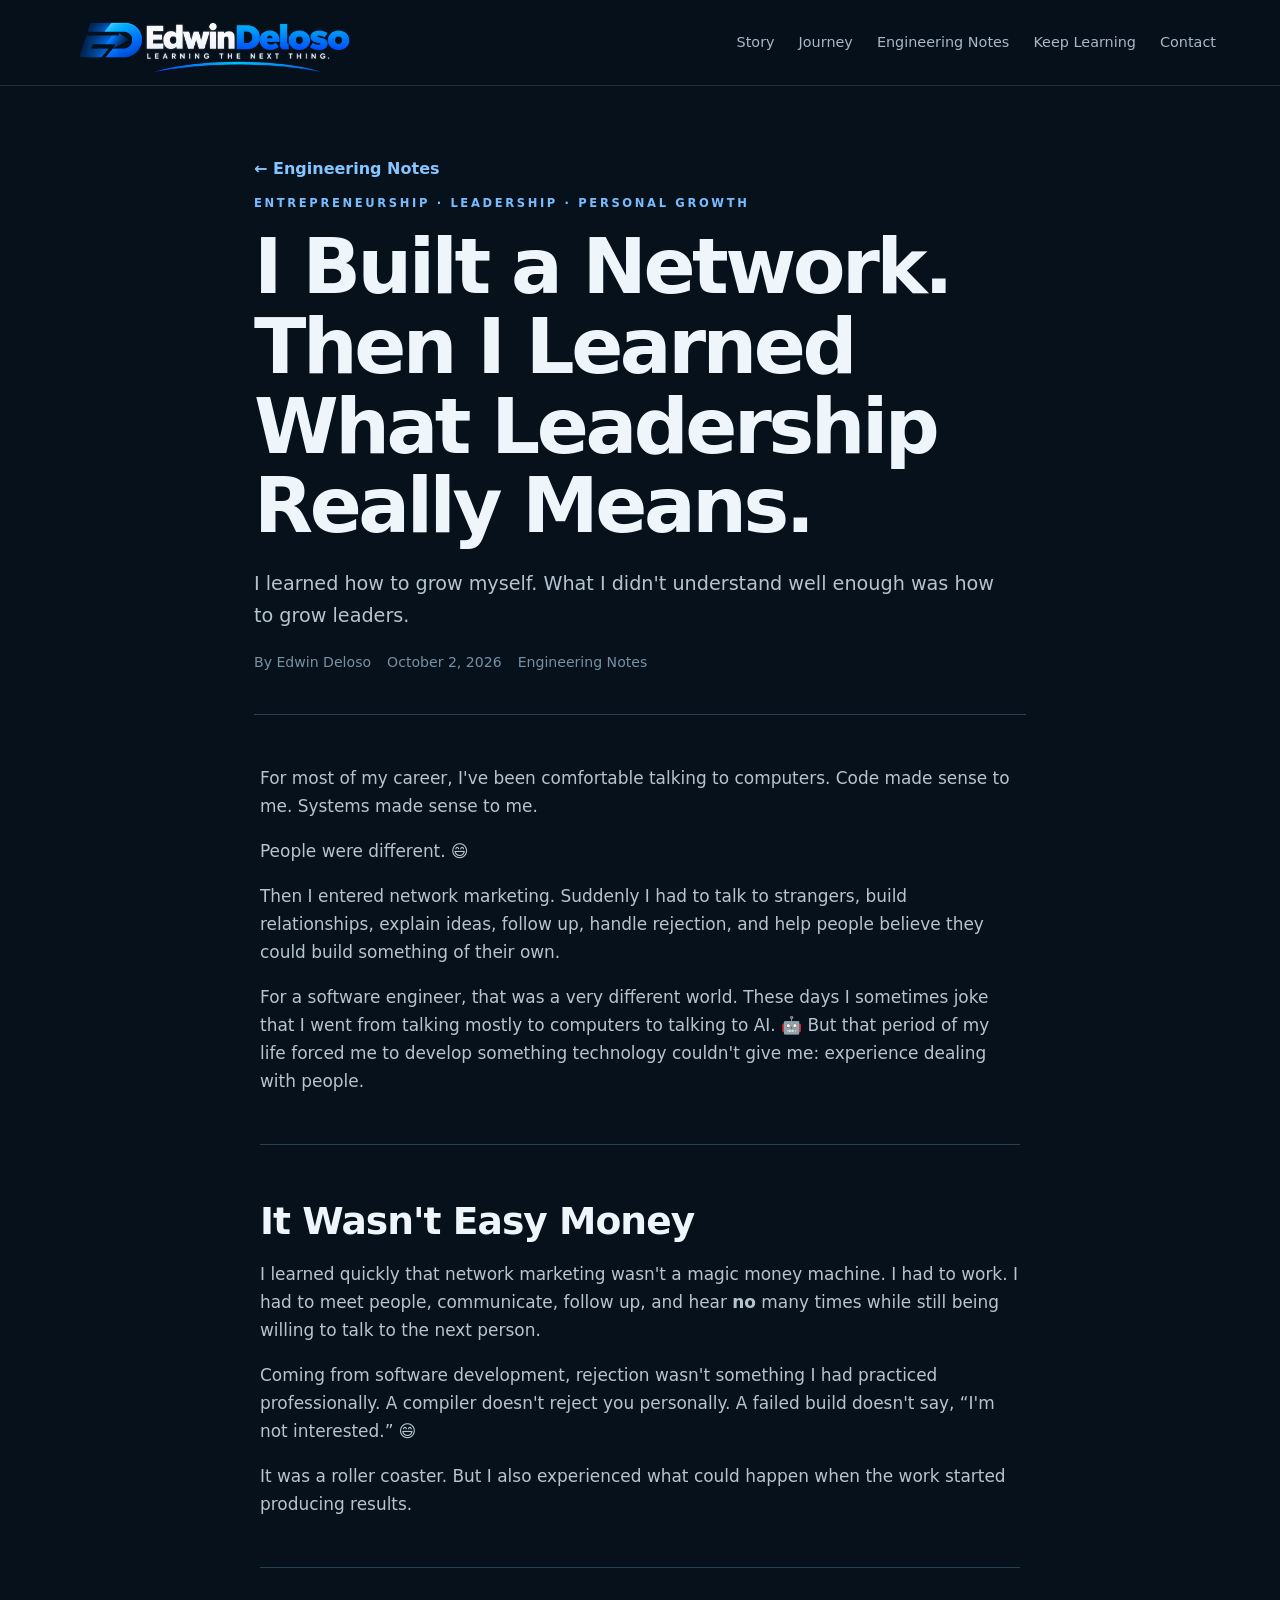
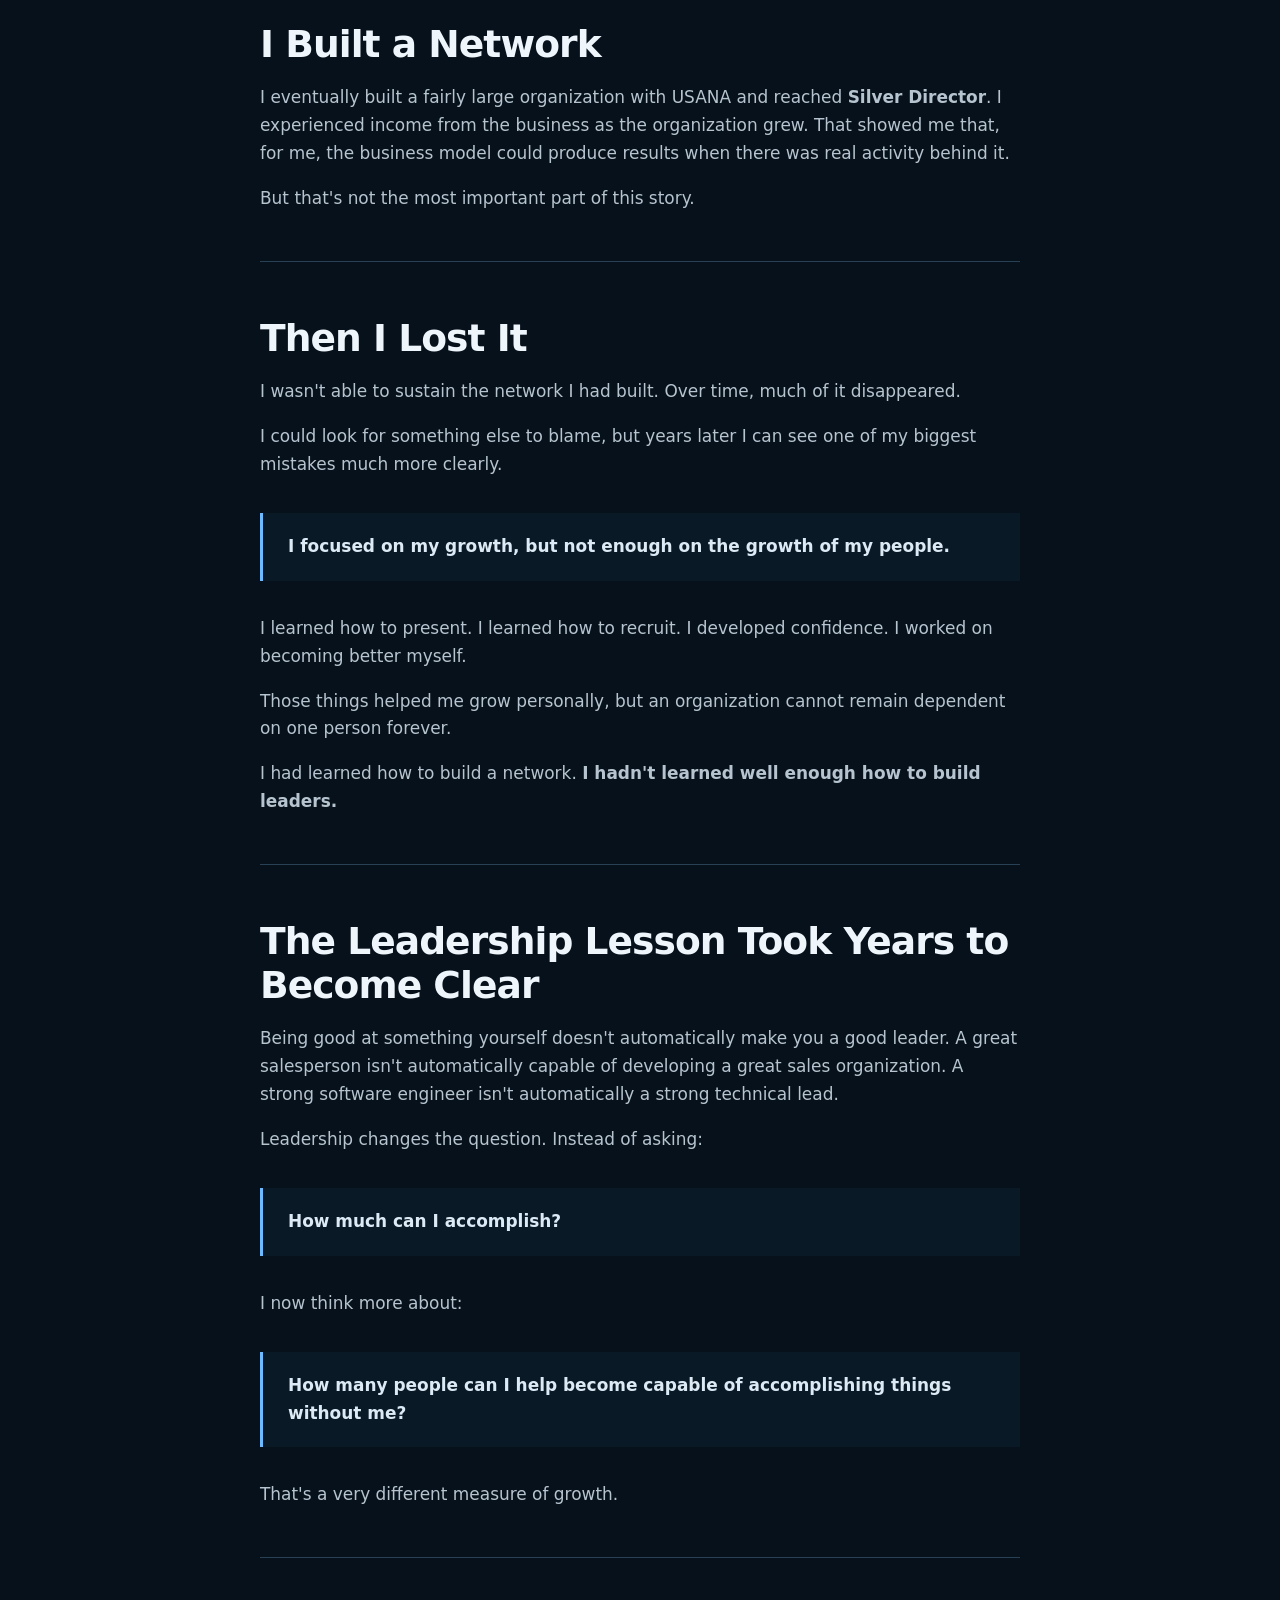
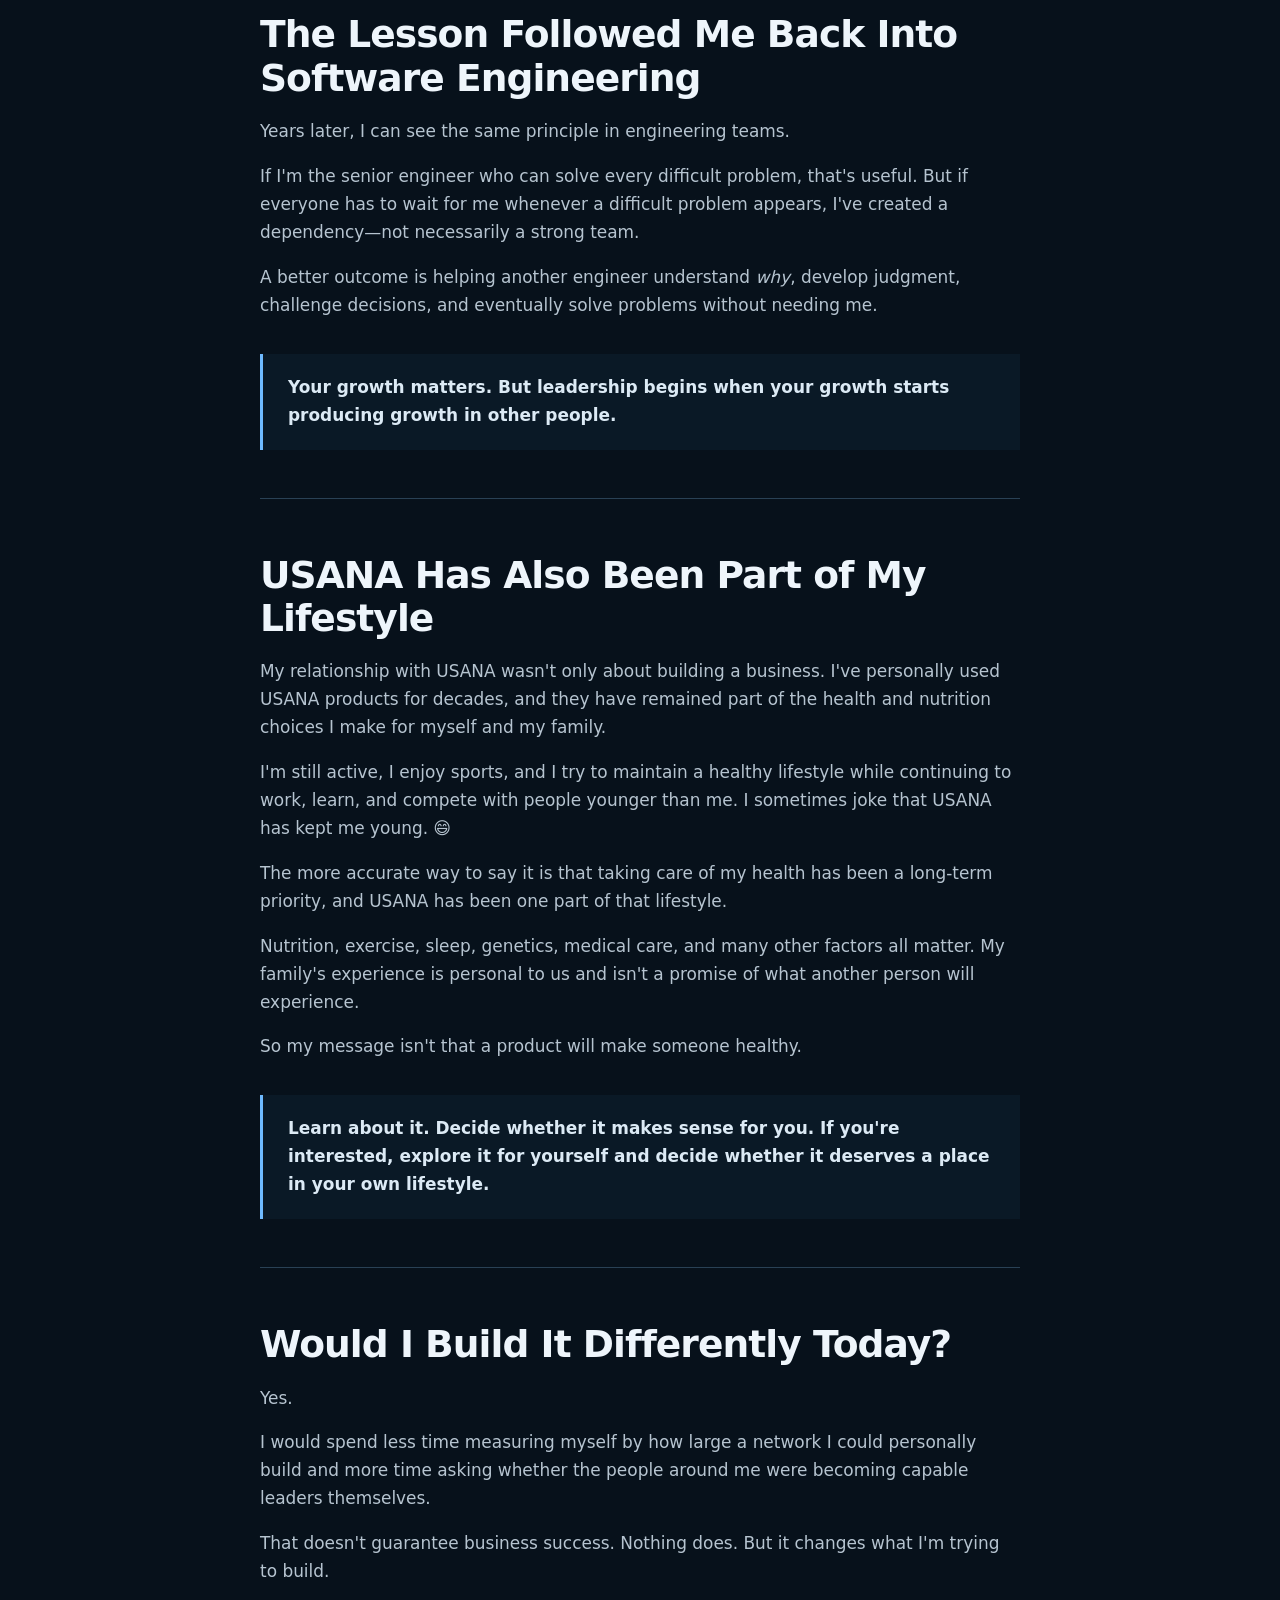
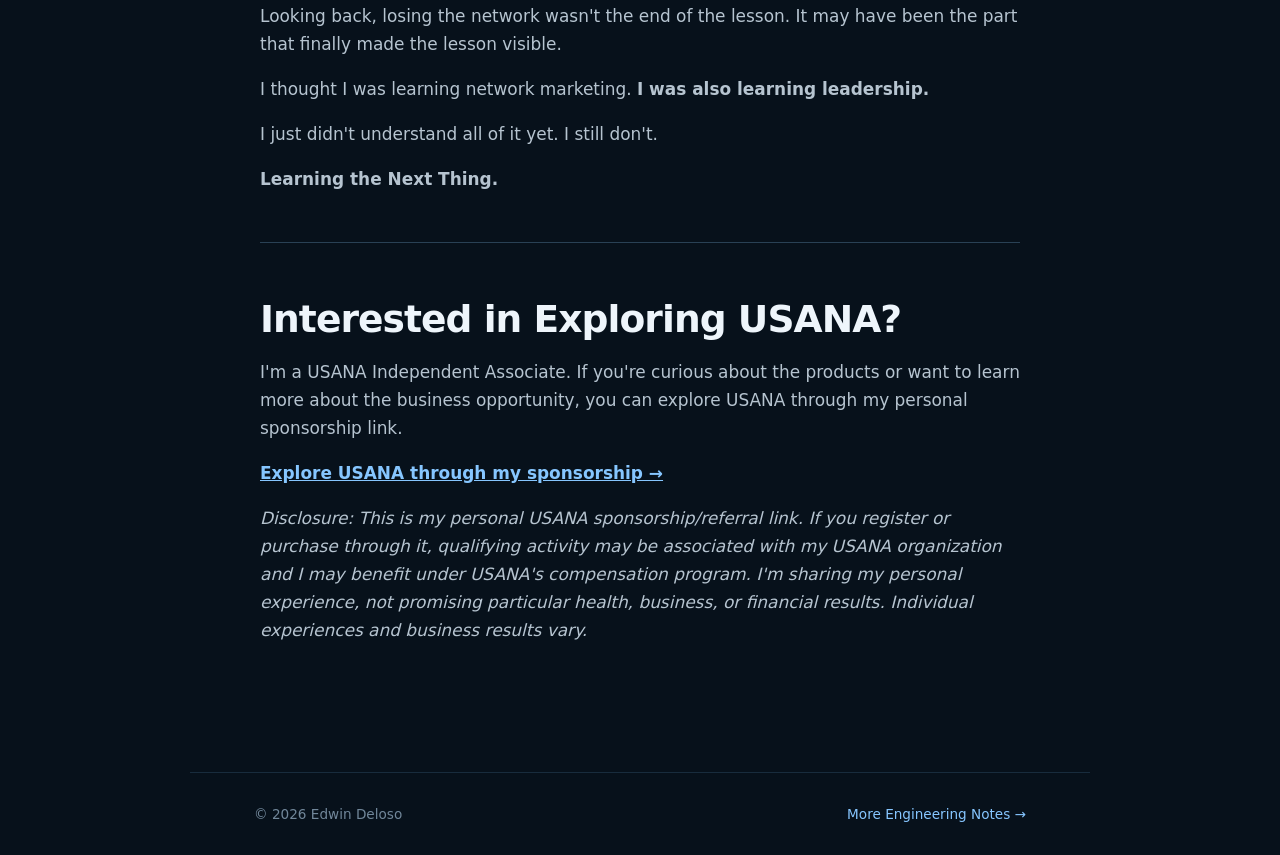
<file: articles/i-built-a-network-then-learned-what-leadership-really-means/index.html>
<!doctype html><html lang="en"><head><meta charset="utf-8"><meta name="viewport" content="width=device-width,initial-scale=1">
<title>I Built a Network. Then I Learned What Leadership Really Means | Edwin Deloso</title>
<meta name="description" content="What building—and later losing—a network marketing organization taught me about rejection, personal growth, and developing leaders.">
<meta name="author" content="Edwin Deloso"><meta name="robots" content="index,follow,max-image-preview:large"><meta name="theme-color" content="#07111b">
<link rel="canonical" href="https://edwindeloso.com/articles/i-built-a-network-then-learned-what-leadership-really-means/">
<meta property="og:type" content="article"><meta property="og:title" content="I Built a Network. Then I Learned What Leadership Really Means"><meta property="og:description" content="I focused on my growth, but not enough on the growth of my people. Years later, I understood the leadership lesson."><meta property="og:url" content="https://edwindeloso.com/articles/i-built-a-network-then-learned-what-leadership-really-means/"><meta property="og:site_name" content="Edwin Deloso"><meta property="og:image" content="https://edwindeloso.com/assets/edwindelosologo.png">
<script async src="https://www.googletagmanager.com/gtag/js?id=G-X8E6S5GKC9"></script><script>window.dataLayer=window.dataLayer||[];function gtag(){dataLayer.push(arguments);}gtag('js',new Date());gtag('config','G-X8E6S5GKC9');</script>
<link rel="stylesheet" href="../../css/styles.css"></head><body>
<header class="nav"><a class="article-brand" href="../../"><img src="../../assets/edwindelosologo.png" alt="Edwin Deloso — Learning the Next Thing"></a><nav><a href="../../#story">Story</a><a href="../../#journey">Journey</a><a href="../../#notes">Engineering Notes</a><a href="../../#keep-learning">Keep Learning</a><a href="../../#contact">Contact</a></nav></header>
<main class="article-shell"><a class="article-back" href="../../#notes">← Engineering Notes</a><header class="article-header"><p class="eyebrow">ENTREPRENEURSHIP · LEADERSHIP · PERSONAL GROWTH</p><h1>I Built a Network. Then I Learned What Leadership Really Means.</h1><p class="article-deck">I learned how to grow myself. What I didn't understand well enough was how to grow leaders.</p><div class="article-meta"><span>By Edwin Deloso</span><span>October 2, 2026</span><span>Engineering Notes</span></div></header>
<article class="article-body technical-article"><p>For most of my career, I've been comfortable talking to computers. Code made sense to me. Systems made sense to me.</p>
<p>People were different. 😄</p>
<p>Then I entered network marketing. Suddenly I had to talk to strangers, build relationships, explain ideas, follow up, handle rejection, and help people believe they could build something of their own.</p>
<p>For a software engineer, that was a very different world. These days I sometimes joke that I went from talking mostly to computers to talking to AI. 🤖 But that period of my life forced me to develop something technology couldn't give me: experience dealing with people.</p>

<hr><h2>It Wasn't Easy Money</h2>
<p>I learned quickly that network marketing wasn't a magic money machine. I had to work. I had to meet people, communicate, follow up, and hear <strong>no</strong> many times while still being willing to talk to the next person.</p>
<p>Coming from software development, rejection wasn't something I had practiced professionally. A compiler doesn't reject you personally. A failed build doesn't say, “I'm not interested.” 😄</p>
<p>It was a roller coaster. But I also experienced what could happen when the work started producing results.</p>

<hr><h2>I Built a Network</h2>
<p>I eventually built a fairly large organization with USANA and reached <strong>Silver Director</strong>. I experienced income from the business as the organization grew. That showed me that, for me, the business model could produce results when there was real activity behind it.</p>
<p>But that's not the most important part of this story.</p>

<hr><h2>Then I Lost It</h2>
<p>I wasn't able to sustain the network I had built. Over time, much of it disappeared.</p>
<p>I could look for something else to blame, but years later I can see one of my biggest mistakes much more clearly.</p>
<blockquote><p><strong>I focused on my growth, but not enough on the growth of my people.</strong></p></blockquote>
<p>I learned how to present. I learned how to recruit. I developed confidence. I worked on becoming better myself.</p>
<p>Those things helped me grow personally, but an organization cannot remain dependent on one person forever.</p>
<p>I had learned how to build a network. <strong>I hadn't learned well enough how to build leaders.</strong></p>

<hr><h2>The Leadership Lesson Took Years to Become Clear</h2>
<p>Being good at something yourself doesn't automatically make you a good leader. A great salesperson isn't automatically capable of developing a great sales organization. A strong software engineer isn't automatically a strong technical lead.</p>
<p>Leadership changes the question. Instead of asking:</p>
<blockquote><p><strong>How much can I accomplish?</strong></p></blockquote>
<p>I now think more about:</p>
<blockquote><p><strong>How many people can I help become capable of accomplishing things without me?</strong></p></blockquote>
<p>That's a very different measure of growth.</p>

<hr><h2>The Lesson Followed Me Back Into Software Engineering</h2>
<p>Years later, I can see the same principle in engineering teams.</p>
<p>If I'm the senior engineer who can solve every difficult problem, that's useful. But if everyone has to wait for me whenever a difficult problem appears, I've created a dependency—not necessarily a strong team.</p>
<p>A better outcome is helping another engineer understand <em>why</em>, develop judgment, challenge decisions, and eventually solve problems without needing me.</p>
<blockquote><p><strong>Your growth matters. But leadership begins when your growth starts producing growth in other people.</strong></p></blockquote>

<hr><h2>USANA Has Also Been Part of My Lifestyle</h2>
<p>My relationship with USANA wasn't only about building a business. I've personally used USANA products for decades, and they have remained part of the health and nutrition choices I make for myself and my family.</p>
<p>I'm still active, I enjoy sports, and I try to maintain a healthy lifestyle while continuing to work, learn, and compete with people younger than me. I sometimes joke that USANA has kept me young. 😄</p>
<p>The more accurate way to say it is that taking care of my health has been a long-term priority, and USANA has been one part of that lifestyle.</p>
<p>Nutrition, exercise, sleep, genetics, medical care, and many other factors all matter. My family's experience is personal to us and isn't a promise of what another person will experience.</p>
<p>So my message isn't that a product will make someone healthy.</p>
<blockquote><p><strong>Learn about it. Decide whether it makes sense for you. If you're interested, explore it for yourself and decide whether it deserves a place in your own lifestyle.</strong></p></blockquote>

<hr><h2>Would I Build It Differently Today?</h2>
<p>Yes.</p>
<p>I would spend less time measuring myself by how large a network I could personally build and more time asking whether the people around me were becoming capable leaders themselves.</p>
<p>That doesn't guarantee business success. Nothing does. But it changes what I'm trying to build.</p>
<p>Looking back, losing the network wasn't the end of the lesson. It may have been the part that finally made the lesson visible.</p>
<p>I thought I was learning network marketing. <strong>I was also learning leadership.</strong></p>
<p>I just didn't understand all of it yet. I still don't.</p>
<p><strong>Learning the Next Thing.</strong></p>

<hr><h2>Interested in Exploring USANA?</h2>
<p>I'm a USANA Independent Associate. If you're curious about the products or want to learn more about the business opportunity, you can explore USANA through my personal sponsorship link.</p>
<p><strong><a href="https://www.usana.com/ux/dotcom/en-PH/home?ref=cebucity" rel="sponsored noopener noreferrer">Explore USANA through my sponsorship →</a></strong></p>
<p><em>Disclosure: This is my personal USANA sponsorship/referral link. If you register or purchase through it, qualifying activity may be associated with my USANA organization and I may benefit under USANA's compensation program. I'm sharing my personal experience, not promising particular health, business, or financial results. Individual experiences and business results vary.</em></p></article></main><footer class="article-footer"><span>© 2026 Edwin Deloso</span><a href="../../#notes">More Engineering Notes →</a></footer></body></html>
</file>
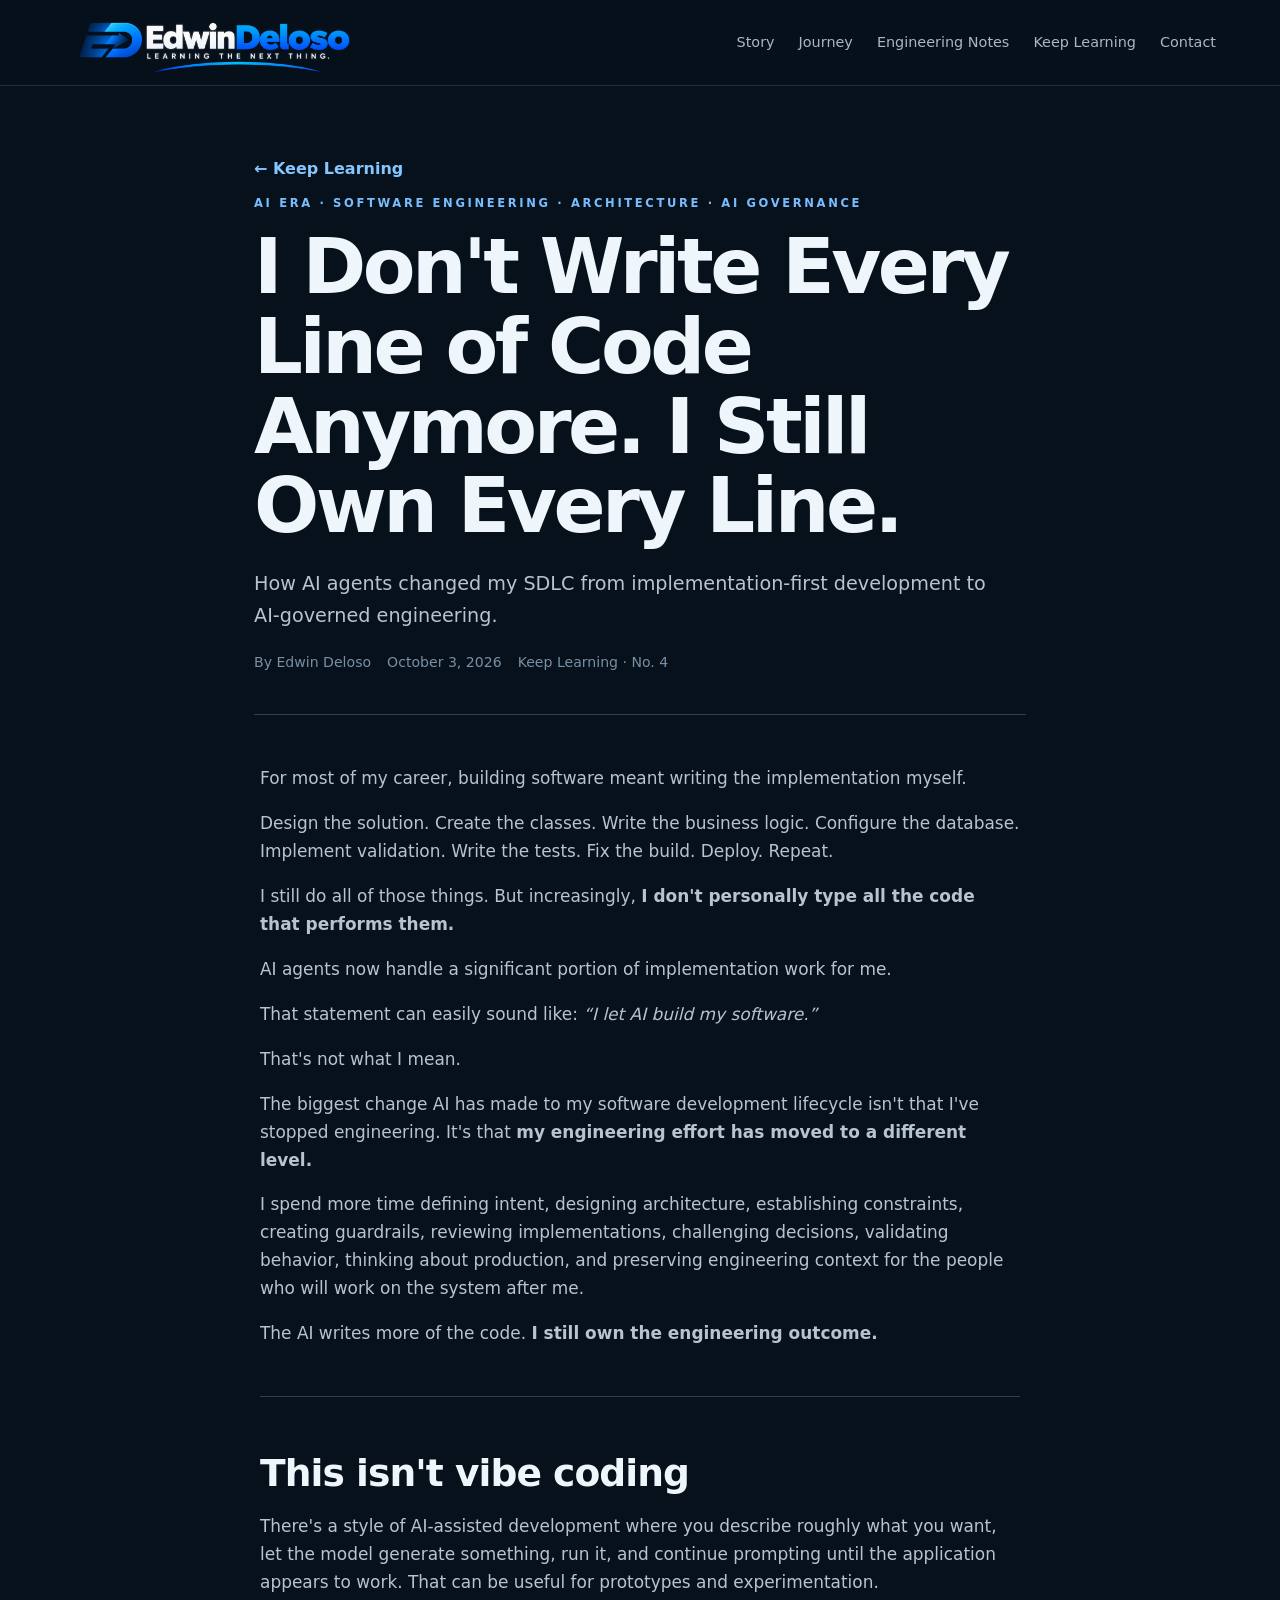
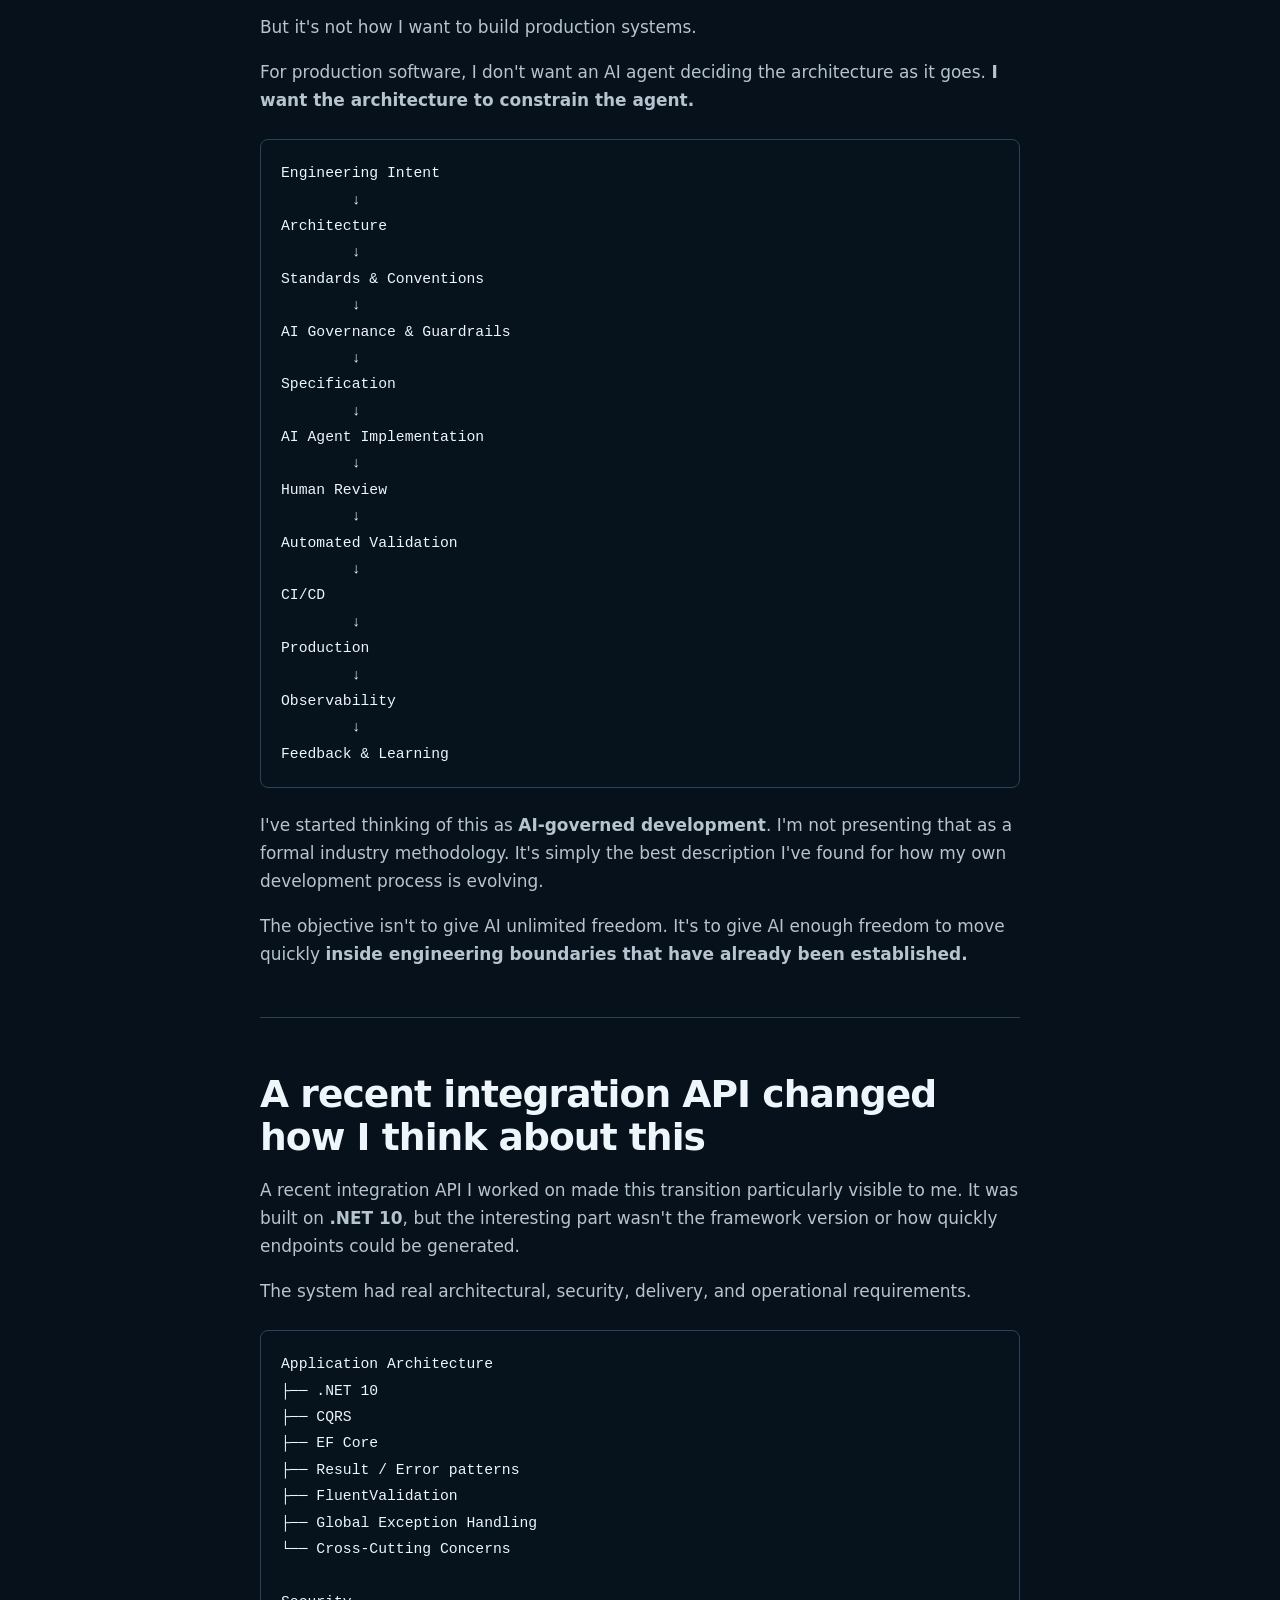
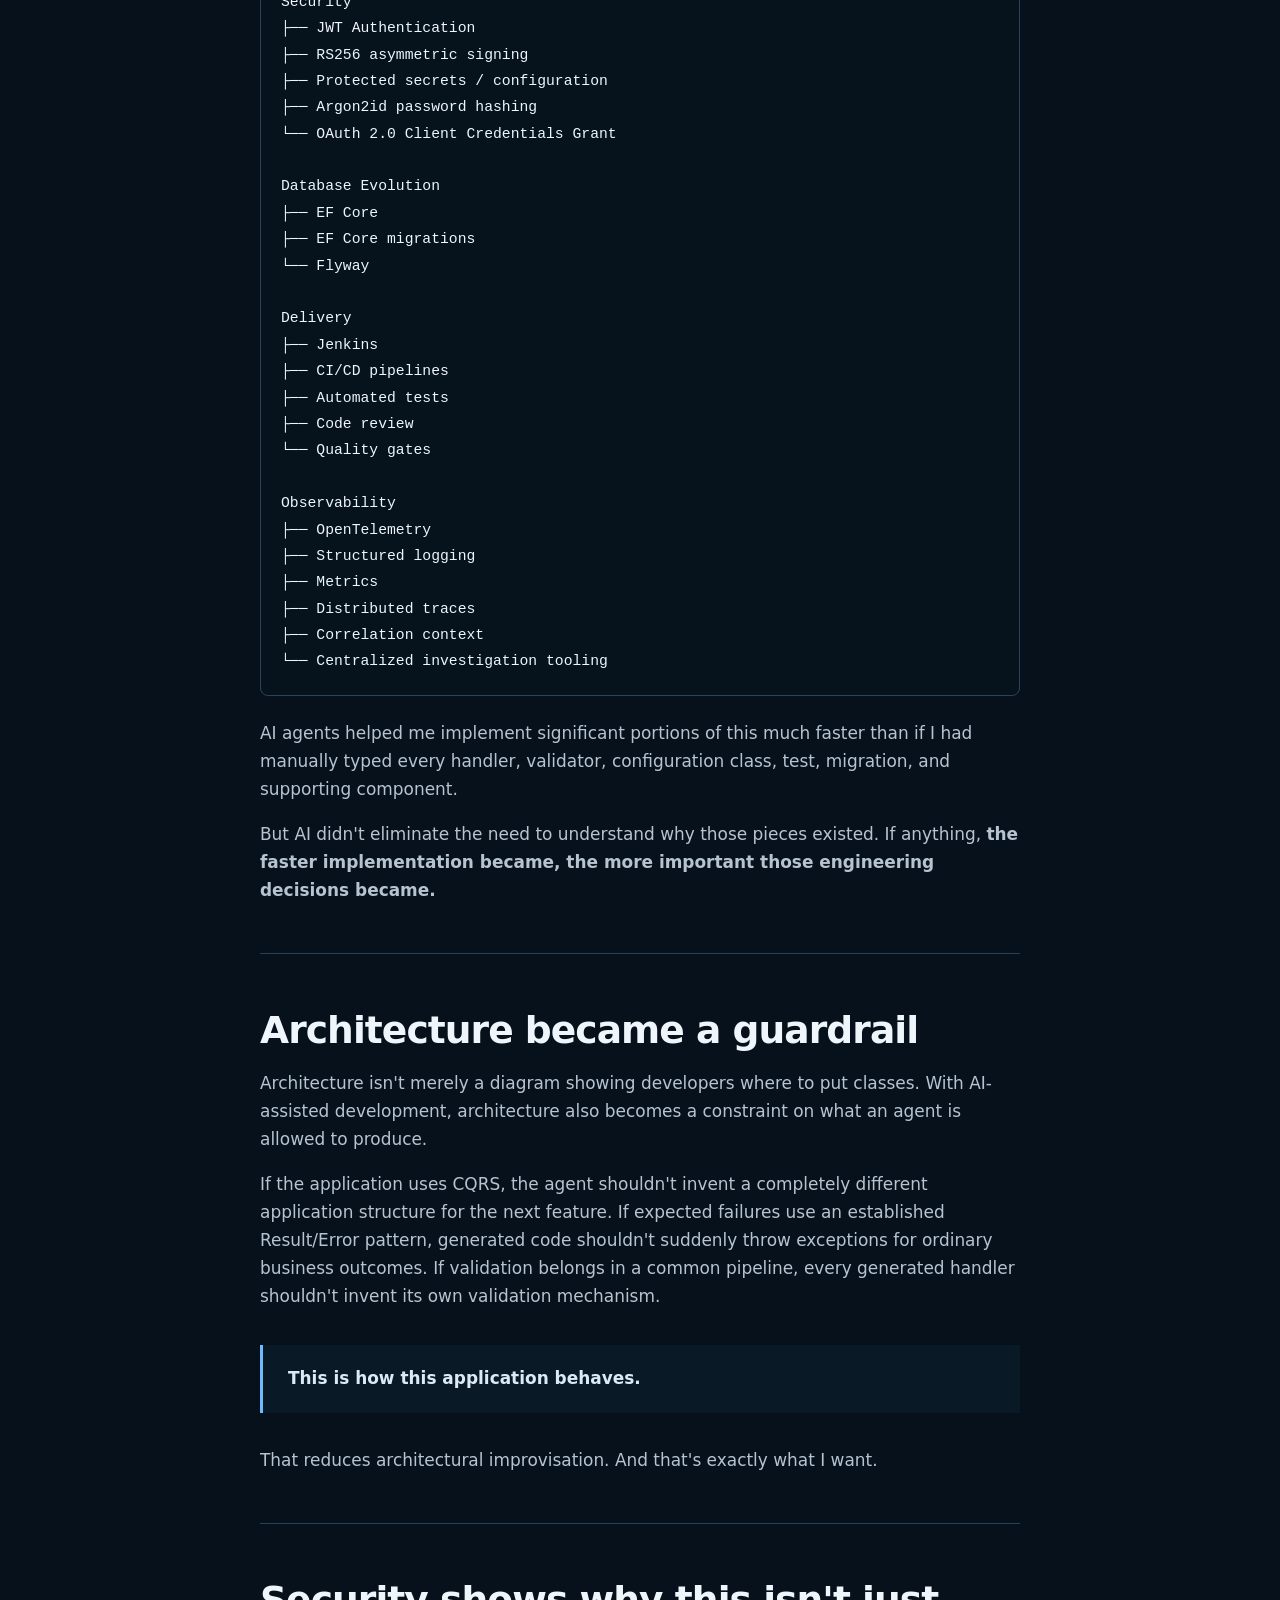
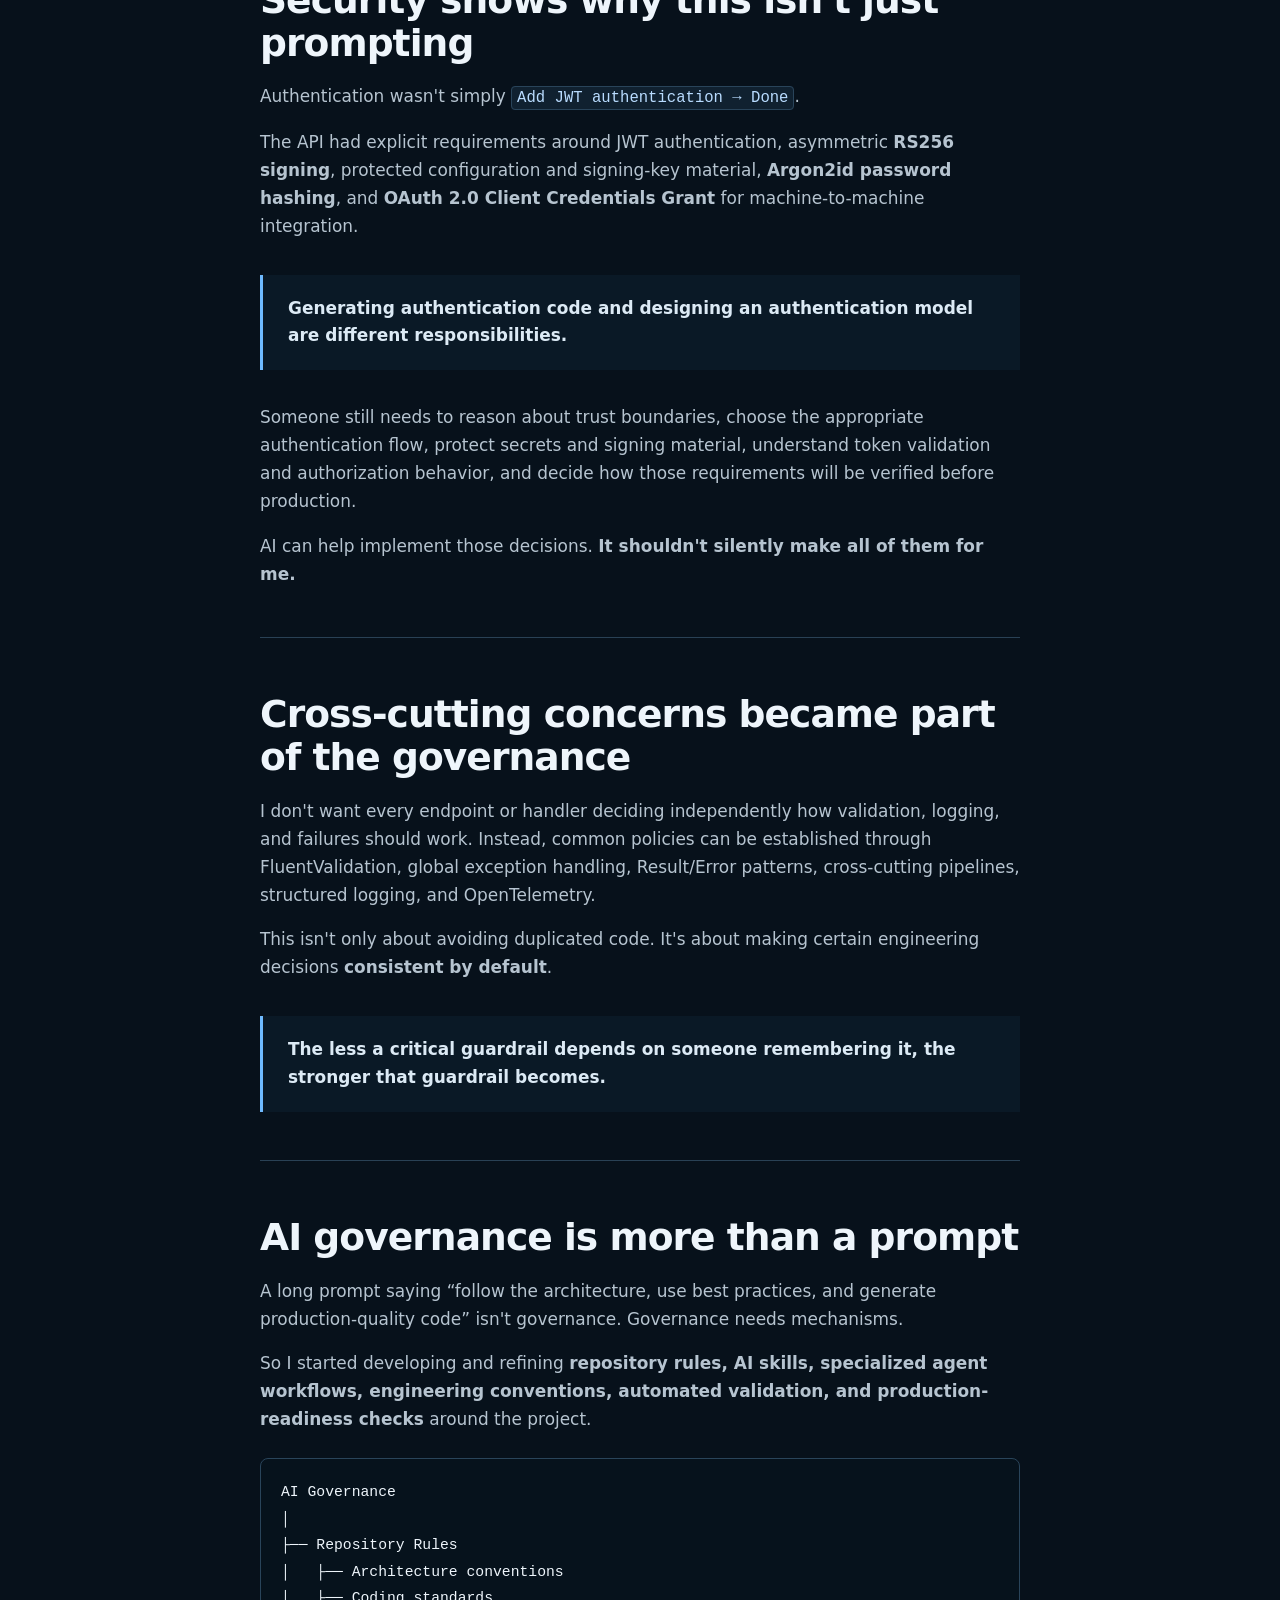
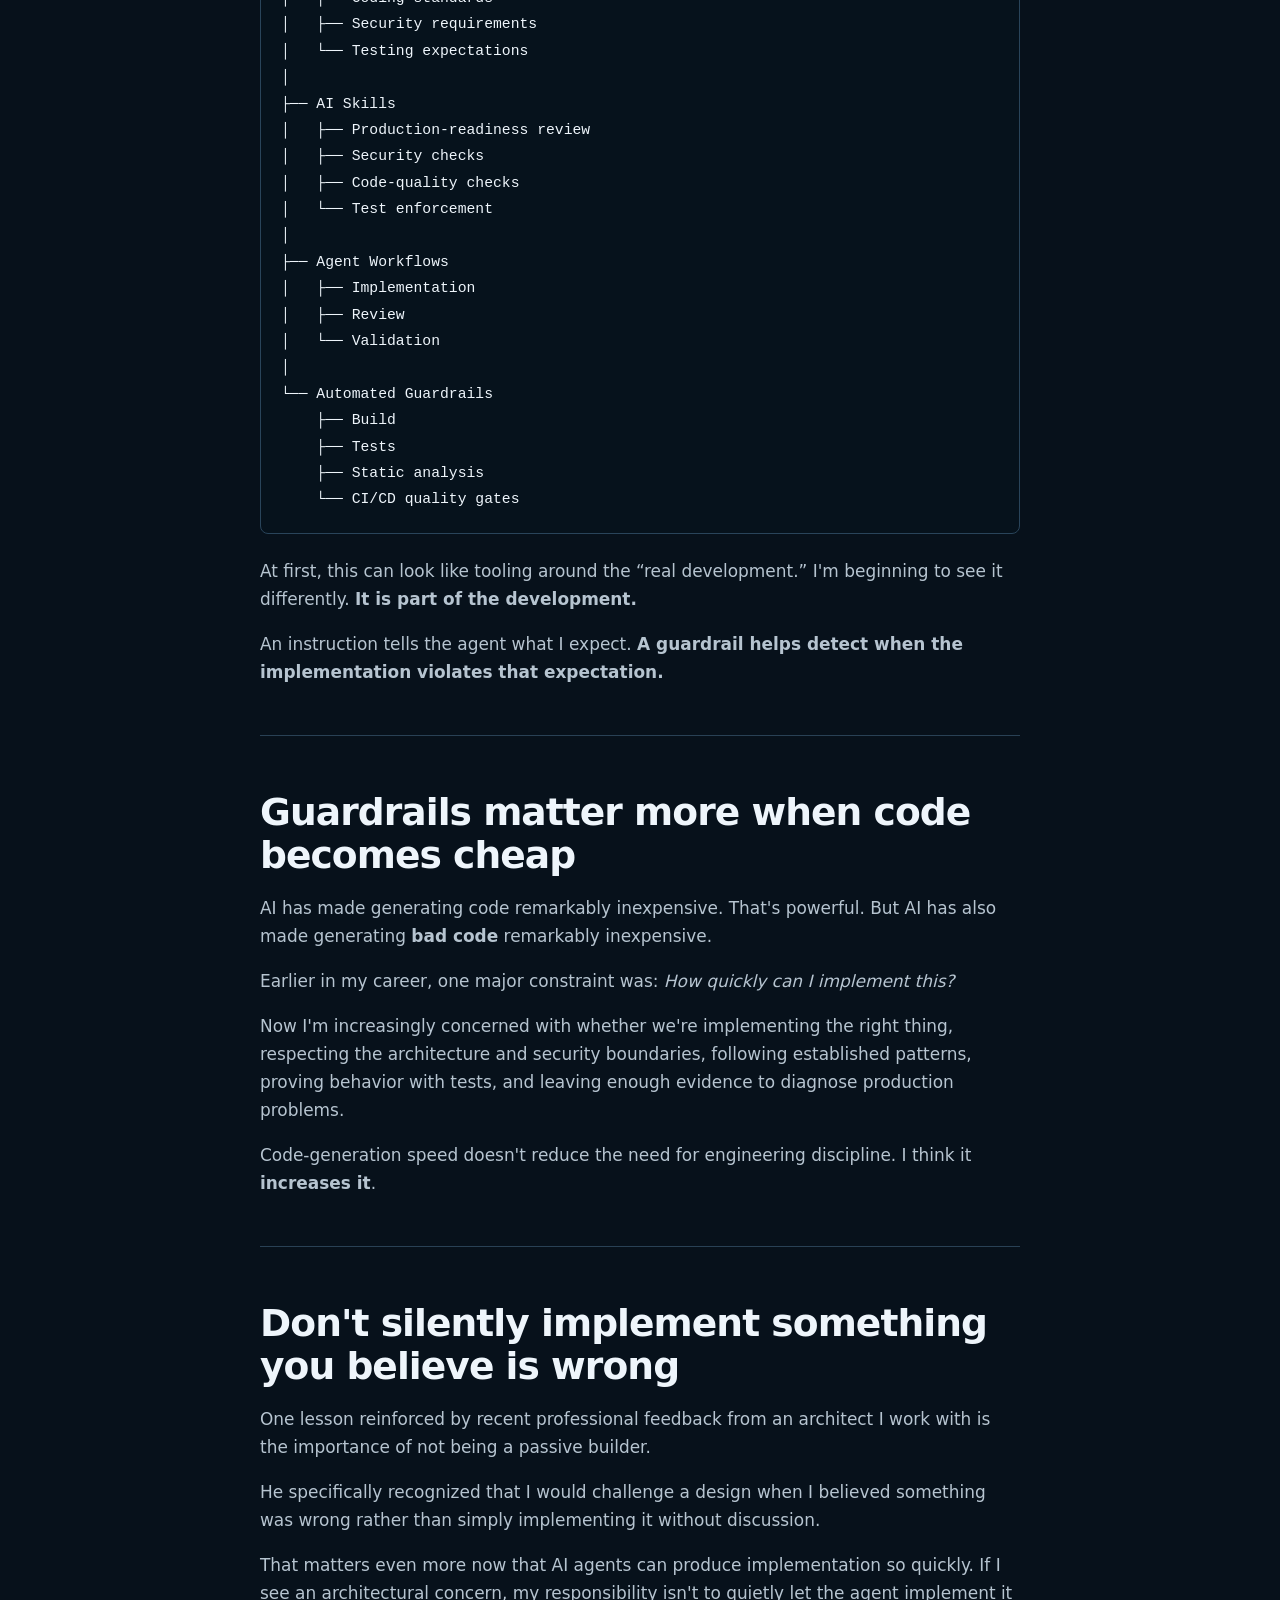
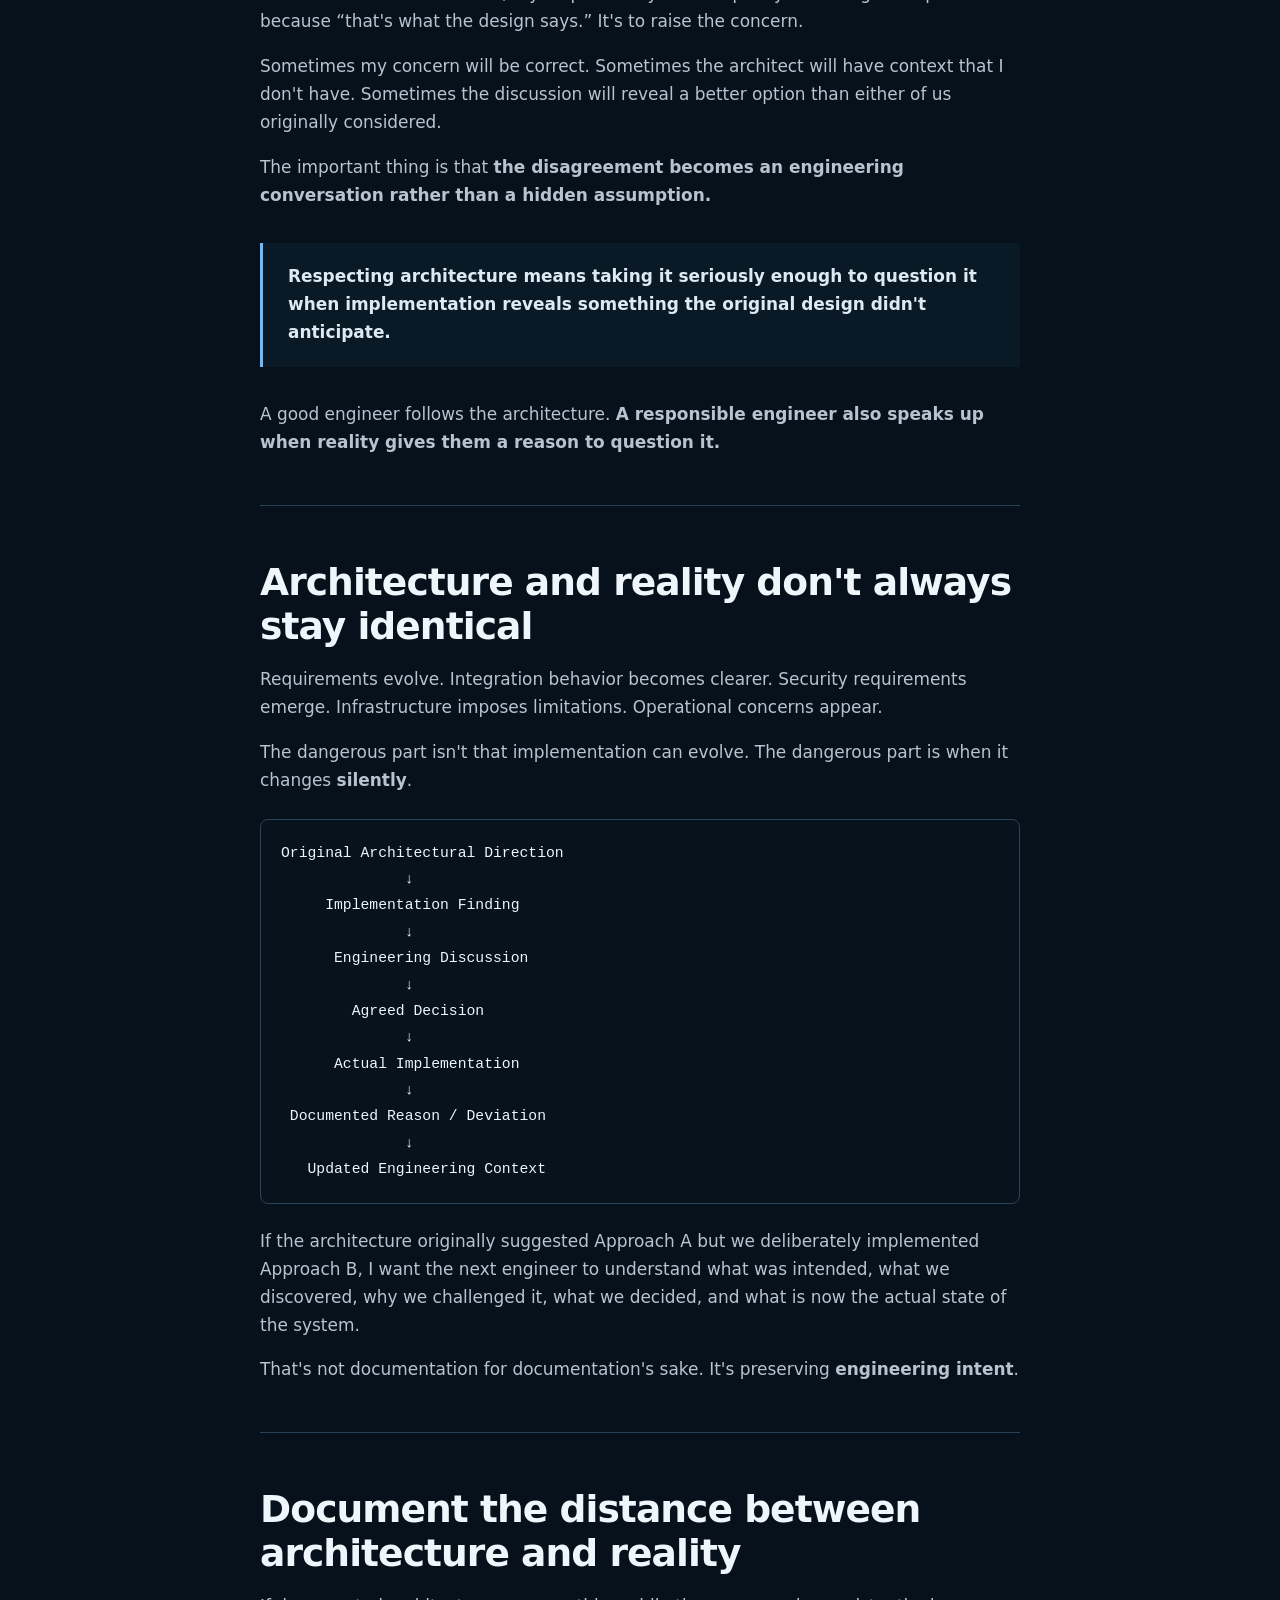
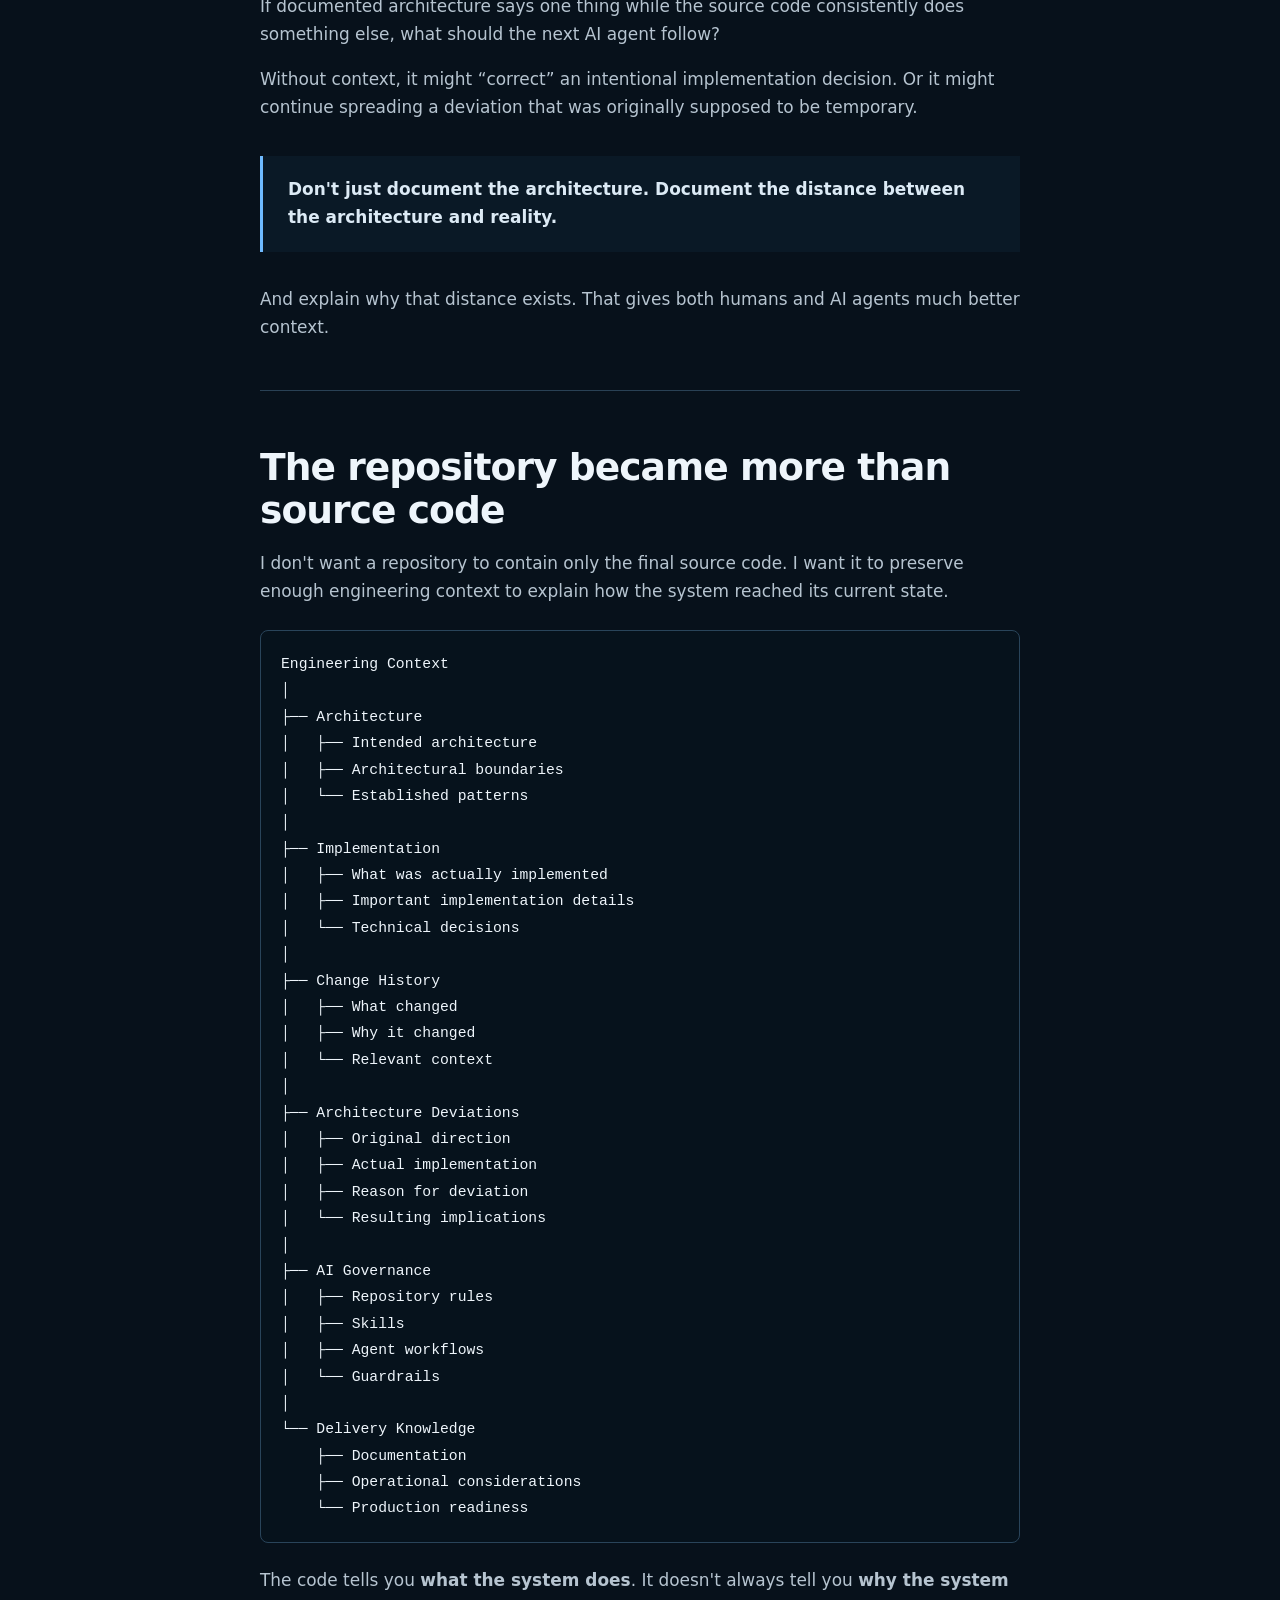
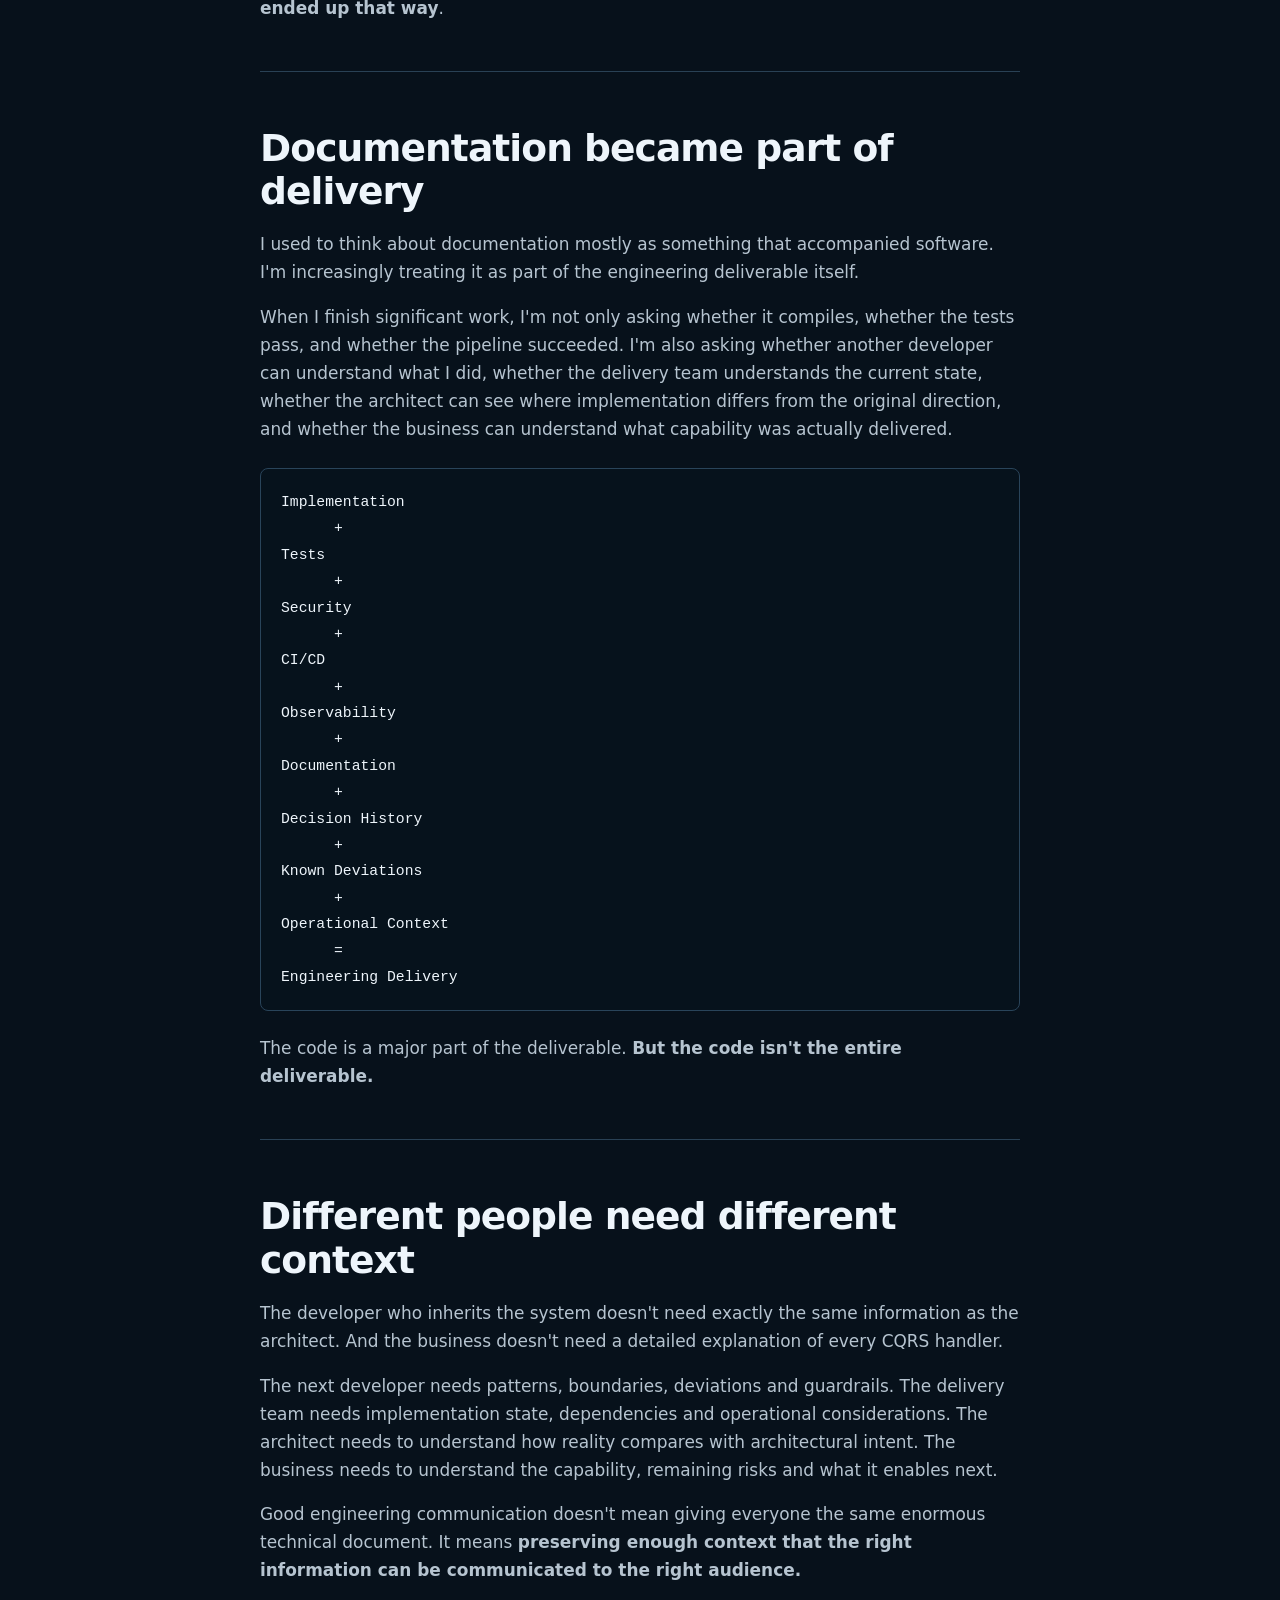
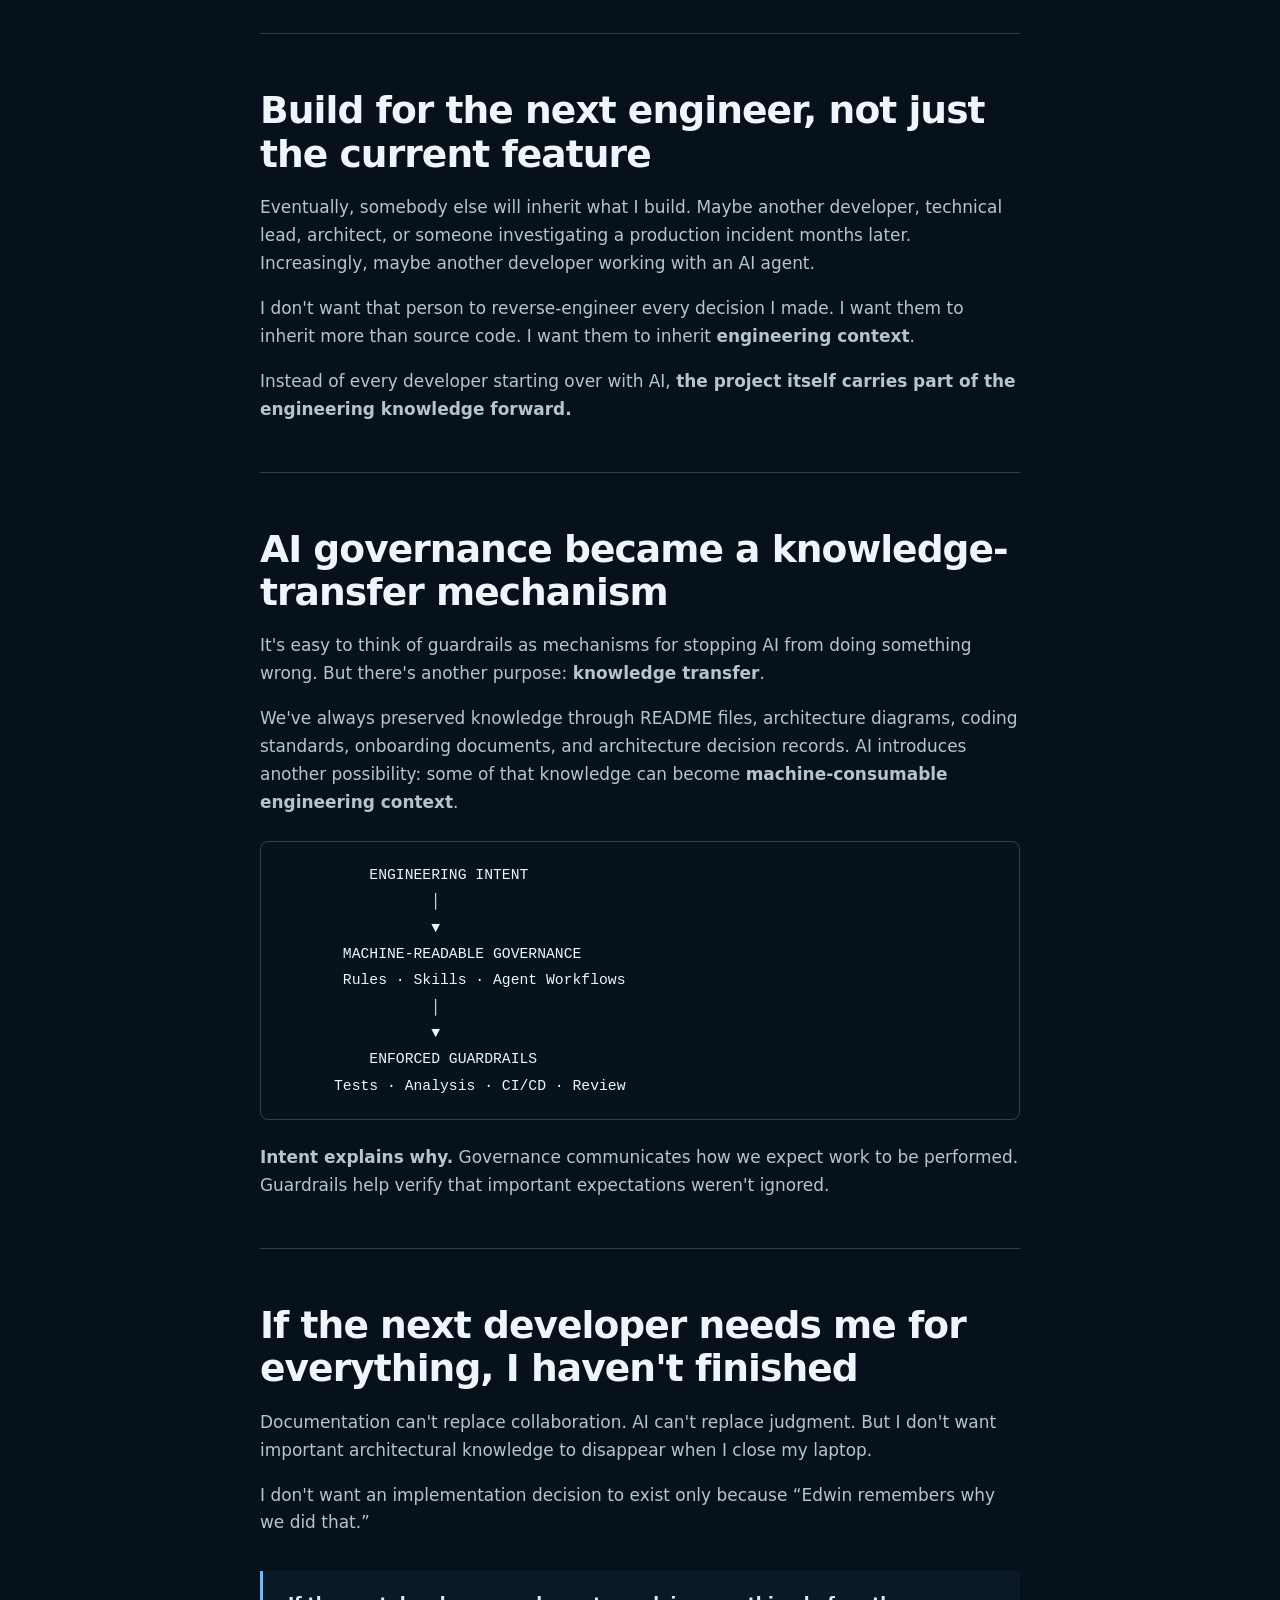
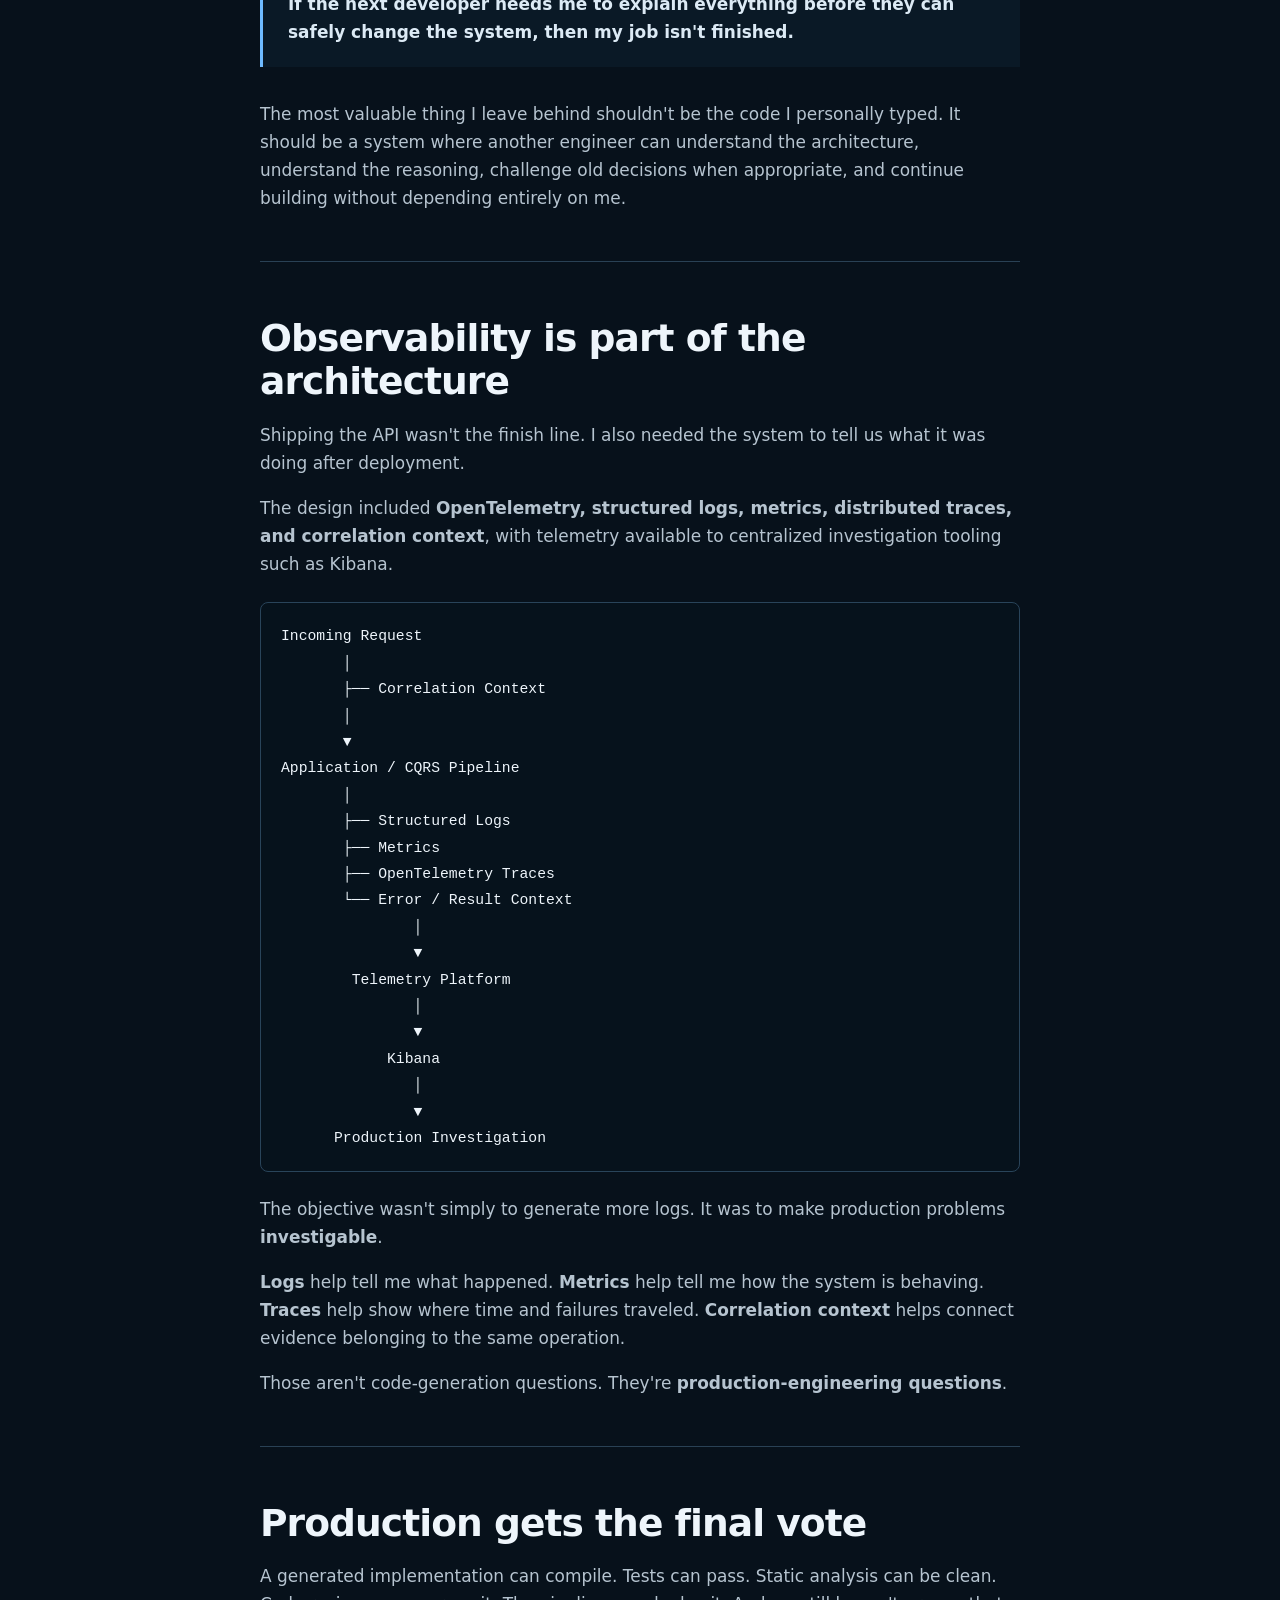
<file: articles/i-dont-write-every-line-of-code-anymore-i-still-own-every-line/index.html>
<!doctype html><html lang="en"><head>
<meta charset="utf-8"><meta name="viewport" content="width=device-width,initial-scale=1">
<title>I Don't Write Every Line of Code Anymore. I Still Own Every Line. | Edwin Deloso</title>
<meta name="description" content="How AI agents changed my SDLC from implementation-first development to AI-governed engineering—with architecture, guardrails, observability, documentation, and human ownership.">
<meta name="author" content="Edwin Deloso"><meta name="robots" content="index,follow,max-image-preview:large"><meta name="theme-color" content="#07111b">
<link rel="canonical" href="https://edwindeloso.com/articles/i-dont-write-every-line-of-code-anymore-i-still-own-every-line/">
<meta property="og:type" content="article"><meta property="og:title" content="I Don't Write Every Line of Code Anymore. I Still Own Every Line."><meta property="og:description" content="AI can generate the code. Engineers still have to engineer the system."><meta property="og:url" content="https://edwindeloso.com/articles/i-dont-write-every-line-of-code-anymore-i-still-own-every-line/"><meta property="og:site_name" content="Edwin Deloso"><meta property="og:image" content="https://edwindeloso.com/assets/edwindelosologo.png"><meta property="article:published_time" content="2026-10-03"><meta property="article:author" content="Edwin Deloso">
<meta name="twitter:card" content="summary"><meta name="twitter:title" content="I Don't Write Every Line of Code Anymore. I Still Own Every Line. | Edwin Deloso"><meta name="twitter:description" content="How AI agents changed my SDLC from implementation-first development to AI-governed engineering."><meta name="twitter:image" content="https://edwindeloso.com/assets/edwindelosologo.png">
<script type="application/ld+json">{"@context":"https://schema.org","@type":"Article","headline":"I Don't Write Every Line of Code Anymore. I Still Own Every Line.","description":"How AI agents changed my SDLC from implementation-first development to AI-governed engineering.","datePublished":"2026-10-03","dateModified":"2026-10-03","mainEntityOfPage":"https://edwindeloso.com/articles/i-dont-write-every-line-of-code-anymore-i-still-own-every-line/","author":{"@type":"Person","@id":"https://edwindeloso.com/#person","name":"Edwin Deloso","url":"https://edwindeloso.com/"},"publisher":{"@type":"Person","@id":"https://edwindeloso.com/#person","name":"Edwin Deloso"},"keywords":["AI-assisted software engineering","AI governance",".NET 10","CQRS","OpenTelemetry","Software Architecture","Technical Leadership"]}</script>
<!-- Google tag (gtag.js) -->
<script async src="https://www.googletagmanager.com/gtag/js?id=G-X8E6S5GKC9"></script>
<script>window.dataLayer=window.dataLayer||[];function gtag(){dataLayer.push(arguments);}gtag('js',new Date());gtag('config','G-X8E6S5GKC9');</script>
<link rel="stylesheet" href="../../css/styles.css"></head><body>
<header class="nav"><a class="article-brand" href="../../" aria-label="Edwin Deloso — Learning the Next Thing"><img src="../../assets/edwindelosologo.png" alt="Edwin Deloso — Learning the Next Thing"></a><nav><a href="../../#story">Story</a><a href="../../#journey">Journey</a><a href="../../#notes">Engineering Notes</a><a href="../../#keep-learning">Keep Learning</a><a href="../../#contact">Contact</a></nav></header>
<main class="article-shell"><a class="article-back" href="../../#keep-learning">← Keep Learning</a><header class="article-header"><p class="eyebrow">AI ERA · SOFTWARE ENGINEERING · ARCHITECTURE · AI GOVERNANCE</p><h1>I Don't Write Every Line of Code Anymore. I Still Own Every Line.</h1><p class="article-deck">How AI agents changed my SDLC from implementation-first development to AI-governed engineering.</p><div class="article-meta"><span>By Edwin Deloso</span><span>October 3, 2026</span><span>Keep Learning · No. 4</span></div></header>
<article class="article-body technical-article">
<p>For most of my career, building software meant writing the implementation myself.</p>
<p>Design the solution. Create the classes. Write the business logic. Configure the database. Implement validation. Write the tests. Fix the build. Deploy. Repeat.</p>
<p>I still do all of those things. But increasingly, <strong>I don't personally type all the code that performs them.</strong></p>
<p>AI agents now handle a significant portion of implementation work for me.</p>
<p>That statement can easily sound like: <em>“I let AI build my software.”</em></p>
<p>That's not what I mean.</p>
<p>The biggest change AI has made to my software development lifecycle isn't that I've stopped engineering. It's that <strong>my engineering effort has moved to a different level.</strong></p>
<p>I spend more time defining intent, designing architecture, establishing constraints, creating guardrails, reviewing implementations, challenging decisions, validating behavior, thinking about production, and preserving engineering context for the people who will work on the system after me.</p>
<p>The AI writes more of the code. <strong>I still own the engineering outcome.</strong></p>
<hr>
<h2>This isn't vibe coding</h2>
<p>There's a style of AI-assisted development where you describe roughly what you want, let the model generate something, run it, and continue prompting until the application appears to work. That can be useful for prototypes and experimentation.</p>
<p>But it's not how I want to build production systems.</p>
<p>For production software, I don't want an AI agent deciding the architecture as it goes. <strong>I want the architecture to constrain the agent.</strong></p>
<pre class="text"><code>Engineering Intent
        ↓
Architecture
        ↓
Standards &amp; Conventions
        ↓
AI Governance &amp; Guardrails
        ↓
Specification
        ↓
AI Agent Implementation
        ↓
Human Review
        ↓
Automated Validation
        ↓
CI/CD
        ↓
Production
        ↓
Observability
        ↓
Feedback &amp; Learning</code></pre>
<p>I've started thinking of this as <strong>AI-governed development</strong>. I'm not presenting that as a formal industry methodology. It's simply the best description I've found for how my own development process is evolving.</p>
<p>The objective isn't to give AI unlimited freedom. It's to give AI enough freedom to move quickly <strong>inside engineering boundaries that have already been established.</strong></p>
<hr>
<h2>A recent integration API changed how I think about this</h2>
<p>A recent integration API I worked on made this transition particularly visible to me. It was built on <strong>.NET 10</strong>, but the interesting part wasn't the framework version or how quickly endpoints could be generated.</p>
<p>The system had real architectural, security, delivery, and operational requirements.</p>
<pre class="text"><code>Application Architecture
├── .NET 10
├── CQRS
├── EF Core
├── Result / Error patterns
├── FluentValidation
├── Global Exception Handling
└── Cross-Cutting Concerns

Security
├── JWT Authentication
├── RS256 asymmetric signing
├── Protected secrets / configuration
├── Argon2id password hashing
└── OAuth 2.0 Client Credentials Grant

Database Evolution
├── EF Core
├── EF Core migrations
└── Flyway

Delivery
├── Jenkins
├── CI/CD pipelines
├── Automated tests
├── Code review
└── Quality gates

Observability
├── OpenTelemetry
├── Structured logging
├── Metrics
├── Distributed traces
├── Correlation context
└── Centralized investigation tooling</code></pre>
<p>AI agents helped me implement significant portions of this much faster than if I had manually typed every handler, validator, configuration class, test, migration, and supporting component.</p>
<p>But AI didn't eliminate the need to understand why those pieces existed. If anything, <strong>the faster implementation became, the more important those engineering decisions became.</strong></p>
<hr>
<h2>Architecture became a guardrail</h2>
<p>Architecture isn't merely a diagram showing developers where to put classes. With AI-assisted development, architecture also becomes a constraint on what an agent is allowed to produce.</p>
<p>If the application uses CQRS, the agent shouldn't invent a completely different application structure for the next feature. If expected failures use an established Result/Error pattern, generated code shouldn't suddenly throw exceptions for ordinary business outcomes. If validation belongs in a common pipeline, every generated handler shouldn't invent its own validation mechanism.</p>
<blockquote><p><strong>This is how this application behaves.</strong></p></blockquote>
<p>That reduces architectural improvisation. And that's exactly what I want.</p>
<hr>
<h2>Security shows why this isn't just prompting</h2>
<p>Authentication wasn't simply <code>Add JWT authentication → Done</code>.</p>
<p>The API had explicit requirements around JWT authentication, asymmetric <strong>RS256 signing</strong>, protected configuration and signing-key material, <strong>Argon2id password hashing</strong>, and <strong>OAuth 2.0 Client Credentials Grant</strong> for machine-to-machine integration.</p>
<blockquote><p><strong>Generating authentication code and designing an authentication model are different responsibilities.</strong></p></blockquote>
<p>Someone still needs to reason about trust boundaries, choose the appropriate authentication flow, protect secrets and signing material, understand token validation and authorization behavior, and decide how those requirements will be verified before production.</p>
<p>AI can help implement those decisions. <strong>It shouldn't silently make all of them for me.</strong></p>
<hr>
<h2>Cross-cutting concerns became part of the governance</h2>
<p>I don't want every endpoint or handler deciding independently how validation, logging, and failures should work. Instead, common policies can be established through FluentValidation, global exception handling, Result/Error patterns, cross-cutting pipelines, structured logging, and OpenTelemetry.</p>
<p>This isn't only about avoiding duplicated code. It's about making certain engineering decisions <strong>consistent by default</strong>.</p>
<blockquote><p><strong>The less a critical guardrail depends on someone remembering it, the stronger that guardrail becomes.</strong></p></blockquote>
<hr>
<h2>AI governance is more than a prompt</h2>
<p>A long prompt saying “follow the architecture, use best practices, and generate production-quality code” isn't governance. Governance needs mechanisms.</p>
<p>So I started developing and refining <strong>repository rules, AI skills, specialized agent workflows, engineering conventions, automated validation, and production-readiness checks</strong> around the project.</p>
<pre class="text"><code>AI Governance
│
├── Repository Rules
│   ├── Architecture conventions
│   ├── Coding standards
│   ├── Security requirements
│   └── Testing expectations
│
├── AI Skills
│   ├── Production-readiness review
│   ├── Security checks
│   ├── Code-quality checks
│   └── Test enforcement
│
├── Agent Workflows
│   ├── Implementation
│   ├── Review
│   └── Validation
│
└── Automated Guardrails
    ├── Build
    ├── Tests
    ├── Static analysis
    └── CI/CD quality gates</code></pre>
<p>At first, this can look like tooling around the “real development.” I'm beginning to see it differently. <strong>It is part of the development.</strong></p>
<p>An instruction tells the agent what I expect. <strong>A guardrail helps detect when the implementation violates that expectation.</strong></p>
<hr>
<h2>Guardrails matter more when code becomes cheap</h2>
<p>AI has made generating code remarkably inexpensive. That's powerful. But AI has also made generating <strong>bad code</strong> remarkably inexpensive.</p>
<p>Earlier in my career, one major constraint was: <em>How quickly can I implement this?</em></p>
<p>Now I'm increasingly concerned with whether we're implementing the right thing, respecting the architecture and security boundaries, following established patterns, proving behavior with tests, and leaving enough evidence to diagnose production problems.</p>
<p>Code-generation speed doesn't reduce the need for engineering discipline. I think it <strong>increases it</strong>.</p>
<hr>
<h2>Don't silently implement something you believe is wrong</h2>
<p>One lesson reinforced by recent professional feedback from an architect I work with is the importance of not being a passive builder.</p>
<p>He specifically recognized that I would challenge a design when I believed something was wrong rather than simply implementing it without discussion.</p>
<p>That matters even more now that AI agents can produce implementation so quickly. If I see an architectural concern, my responsibility isn't to quietly let the agent implement it because “that's what the design says.” It's to raise the concern.</p>
<p>Sometimes my concern will be correct. Sometimes the architect will have context that I don't have. Sometimes the discussion will reveal a better option than either of us originally considered.</p>
<p>The important thing is that <strong>the disagreement becomes an engineering conversation rather than a hidden assumption.</strong></p>
<blockquote><p><strong>Respecting architecture means taking it seriously enough to question it when implementation reveals something the original design didn't anticipate.</strong></p></blockquote>
<p>A good engineer follows the architecture. <strong>A responsible engineer also speaks up when reality gives them a reason to question it.</strong></p>
<hr>
<h2>Architecture and reality don't always stay identical</h2>
<p>Requirements evolve. Integration behavior becomes clearer. Security requirements emerge. Infrastructure imposes limitations. Operational concerns appear.</p>
<p>The dangerous part isn't that implementation can evolve. The dangerous part is when it changes <strong>silently</strong>.</p>
<pre class="text"><code>Original Architectural Direction
              ↓
     Implementation Finding
              ↓
      Engineering Discussion
              ↓
        Agreed Decision
              ↓
      Actual Implementation
              ↓
 Documented Reason / Deviation
              ↓
   Updated Engineering Context</code></pre>
<p>If the architecture originally suggested Approach A but we deliberately implemented Approach B, I want the next engineer to understand what was intended, what we discovered, why we challenged it, what we decided, and what is now the actual state of the system.</p>
<p>That's not documentation for documentation's sake. It's preserving <strong>engineering intent</strong>.</p>
<hr>
<h2>Document the distance between architecture and reality</h2>
<p>If documented architecture says one thing while the source code consistently does something else, what should the next AI agent follow?</p>
<p>Without context, it might “correct” an intentional implementation decision. Or it might continue spreading a deviation that was originally supposed to be temporary.</p>
<blockquote><p><strong>Don't just document the architecture. Document the distance between the architecture and reality.</strong></p></blockquote>
<p>And explain why that distance exists. That gives both humans and AI agents much better context.</p>
<hr>
<h2>The repository became more than source code</h2>
<p>I don't want a repository to contain only the final source code. I want it to preserve enough engineering context to explain how the system reached its current state.</p>
<pre class="text"><code>Engineering Context
│
├── Architecture
│   ├── Intended architecture
│   ├── Architectural boundaries
│   └── Established patterns
│
├── Implementation
│   ├── What was actually implemented
│   ├── Important implementation details
│   └── Technical decisions
│
├── Change History
│   ├── What changed
│   ├── Why it changed
│   └── Relevant context
│
├── Architecture Deviations
│   ├── Original direction
│   ├── Actual implementation
│   ├── Reason for deviation
│   └── Resulting implications
│
├── AI Governance
│   ├── Repository rules
│   ├── Skills
│   ├── Agent workflows
│   └── Guardrails
│
└── Delivery Knowledge
    ├── Documentation
    ├── Operational considerations
    └── Production readiness</code></pre>
<p>The code tells you <strong>what the system does</strong>. It doesn't always tell you <strong>why the system ended up that way</strong>.</p>
<hr>
<h2>Documentation became part of delivery</h2>
<p>I used to think about documentation mostly as something that accompanied software. I'm increasingly treating it as part of the engineering deliverable itself.</p>
<p>When I finish significant work, I'm not only asking whether it compiles, whether the tests pass, and whether the pipeline succeeded. I'm also asking whether another developer can understand what I did, whether the delivery team understands the current state, whether the architect can see where implementation differs from the original direction, and whether the business can understand what capability was actually delivered.</p>
<pre class="text"><code>Implementation
      +
Tests
      +
Security
      +
CI/CD
      +
Observability
      +
Documentation
      +
Decision History
      +
Known Deviations
      +
Operational Context
      =
Engineering Delivery</code></pre>
<p>The code is a major part of the deliverable. <strong>But the code isn't the entire deliverable.</strong></p>
<hr>
<h2>Different people need different context</h2>
<p>The developer who inherits the system doesn't need exactly the same information as the architect. And the business doesn't need a detailed explanation of every CQRS handler.</p>
<p>The next developer needs patterns, boundaries, deviations and guardrails. The delivery team needs implementation state, dependencies and operational considerations. The architect needs to understand how reality compares with architectural intent. The business needs to understand the capability, remaining risks and what it enables next.</p>
<p>Good engineering communication doesn't mean giving everyone the same enormous technical document. It means <strong>preserving enough context that the right information can be communicated to the right audience.</strong></p>
<hr>
<h2>Build for the next engineer, not just the current feature</h2>
<p>Eventually, somebody else will inherit what I build. Maybe another developer, technical lead, architect, or someone investigating a production incident months later. Increasingly, maybe another developer working with an AI agent.</p>
<p>I don't want that person to reverse-engineer every decision I made. I want them to inherit more than source code. I want them to inherit <strong>engineering context</strong>.</p>
<p>Instead of every developer starting over with AI, <strong>the project itself carries part of the engineering knowledge forward.</strong></p>
<hr>
<h2>AI governance became a knowledge-transfer mechanism</h2>
<p>It's easy to think of guardrails as mechanisms for stopping AI from doing something wrong. But there's another purpose: <strong>knowledge transfer</strong>.</p>
<p>We've always preserved knowledge through README files, architecture diagrams, coding standards, onboarding documents, and architecture decision records. AI introduces another possibility: some of that knowledge can become <strong>machine-consumable engineering context</strong>.</p>
<pre class="text"><code>          ENGINEERING INTENT
                 │
                 ▼
       MACHINE-READABLE GOVERNANCE
       Rules · Skills · Agent Workflows
                 │
                 ▼
          ENFORCED GUARDRAILS
      Tests · Analysis · CI/CD · Review</code></pre>
<p><strong>Intent explains why.</strong> Governance communicates how we expect work to be performed. Guardrails help verify that important expectations weren't ignored.</p>
<hr>
<h2>If the next developer needs me for everything, I haven't finished</h2>
<p>Documentation can't replace collaboration. AI can't replace judgment. But I don't want important architectural knowledge to disappear when I close my laptop.</p>
<p>I don't want an implementation decision to exist only because “Edwin remembers why we did that.”</p>
<blockquote><p><strong>If the next developer needs me to explain everything before they can safely change the system, then my job isn't finished.</strong></p></blockquote>
<p>The most valuable thing I leave behind shouldn't be the code I personally typed. It should be a system where another engineer can understand the architecture, understand the reasoning, challenge old decisions when appropriate, and continue building without depending entirely on me.</p>
<hr>
<h2>Observability is part of the architecture</h2>
<p>Shipping the API wasn't the finish line. I also needed the system to tell us what it was doing after deployment.</p>
<p>The design included <strong>OpenTelemetry, structured logs, metrics, distributed traces, and correlation context</strong>, with telemetry available to centralized investigation tooling such as Kibana.</p>
<pre class="text"><code>Incoming Request
       │
       ├── Correlation Context
       │
       ▼
Application / CQRS Pipeline
       │
       ├── Structured Logs
       ├── Metrics
       ├── OpenTelemetry Traces
       └── Error / Result Context
               │
               ▼
        Telemetry Platform
               │
               ▼
            Kibana
               │
               ▼
      Production Investigation</code></pre>
<p>The objective wasn't simply to generate more logs. It was to make production problems <strong>investigable</strong>.</p>
<p><strong>Logs</strong> help tell me what happened. <strong>Metrics</strong> help tell me how the system is behaving. <strong>Traces</strong> help show where time and failures traveled. <strong>Correlation context</strong> helps connect evidence belonging to the same operation.</p>
<p>Those aren't code-generation questions. They're <strong>production-engineering questions</strong>.</p>
<hr>
<h2>Production gets the final vote</h2>
<p>A generated implementation can compile. Tests can pass. Static analysis can be clean. Code review can approve it. The pipeline can deploy it. And we still haven't proven that the system will behave perfectly under real production conditions.</p>
<p>That's why my SDLC doesn't end at deployment:</p>
<blockquote><p><strong>Deploy → Observe → Investigate → Learn → Improve</strong></p></blockquote>
<p>What I learn can feed back not only into the application, but also into the architecture, documentation, rules, skills, tests, and AI guardrails. <strong>The governance itself should evolve.</strong></p>
<hr>
<h2>The engineer still needs to understand the code</h2>
<p>AI can allow someone to generate software they don't fully understand. That may work surprisingly well—until something goes wrong.</p>
<p>When an EF Core query behaves badly, I still need to understand data access. When telemetry isn't enough, I still need to understand observability. When an API leaks information across a boundary, I still need to understand security. When authentication fails, I still need to understand the trust model.</p>
<blockquote><p><strong>AI reduces the cost of implementation. It doesn't eliminate the cost of understanding.</strong></p></blockquote>
<p>In some ways, reviewing large amounts of machine-generated code demands stronger fundamentals because I'm evaluating implementation that I didn't personally type.</p>
<hr>
<h2>My job has shifted from typing to directing</h2>
<p>For years, developer productivity was closely associated with writing code. Now I can spend significant time defining a problem carefully and have an agent implement something that previously would have taken much longer to type manually.</p>
<p>That doesn't necessarily mean I performed less engineering. Sometimes it means I concentrated more of the engineering into the decisions that matter.</p>
<blockquote><p><strong>Define → Govern → Generate → Review → Validate → Deploy → Observe → Learn → Own</strong></p></blockquote>
<p><strong>Define</strong> the problem. <strong>Govern</strong> the architectural, security, quality, and operational boundaries. <strong>Generate</strong> with AI agents. <strong>Review</strong> the output. <strong>Validate</strong> with tests and guardrails. <strong>Deploy</strong> through a controlled pipeline. <strong>Observe</strong> the real system. <strong>Learn</strong> from feedback. And finally, <strong>own</strong> the outcome.</p>
<hr>
<h2>“The AI wrote it” isn't a production incident response</h2>
<p>I can't tell a production incident: “The AI wrote that part.”</p>
<p>If I instructed it, reviewed it, approved it, shipped it, and operate it, then it's my software.</p>
<p>Architecture, security, quality, observability, documentation, and production are still my responsibility.</p>
<p><strong>AI changed who typed much of the implementation. It didn't change who owns the engineering outcome.</strong></p>
<hr>
<h2>Experience still matters — just differently</h2>
<p>Another observation from recent professional feedback described me as <strong>“open-minded and quick to pick up new technology.”</strong></p>
<p>After more than two decades working in software, I think that matters more than ever. I don't want to defend the way I built software ten years ago simply because it's familiar. But I also don't want to discard decades of engineering lessons simply because an AI can now generate code.</p>
<blockquote><p><strong>What should change? And what engineering principles should survive the change?</strong></p></blockquote>
<p>Earlier in my career, experience helped me write code faster. Today, experience increasingly helps me decide <strong>what code should exist in the first place</strong>.</p>
<hr>
<h2>This is becoming part of technical leadership for me</h2>
<p>Technical leadership used to make me think primarily about reviewing developers' code, discussing architecture, establishing standards, and helping teammates make good engineering decisions.</p>
<p>Those responsibilities haven't disappeared. But now there is another participant in the development process: <strong>the AI agent.</strong></p>
<p>Creating repository rules, reusable skills, agent workflows, architecture guidance, automated guardrails, decision history, and documentation isn't separate from technical leadership. <strong>It's becoming another way I practice it.</strong></p>
<p>Because good technical leadership isn't only about personally knowing the right answer. It's also about creating an environment where other engineers can make good decisions without constantly depending on you.</p>
<hr>
<h2>I'm building for whoever comes next</h2>
<p>I started this transition thinking AI would mainly help me write code faster. It did.</p>
<p>But the more interesting change has been what happened to my role around the code.</p>
<p>I'm spending more of my time defining intent, designing architecture, challenging decisions, establishing governance, building guardrails, reviewing generated implementation, validating security and quality, designing observability, preserving decisions, documenting deviations, and leaving enough context for the people who come next.</p>
<p><strong>I'm not just building for today's requirement.</strong></p>
<p>I'm building for the next developer who will have to understand it. For the delivery team that has to support it. For the architect who needs to understand how the design evolved. For the business that needs to understand what was actually delivered. And increasingly, for the next AI agent that will eventually be asked to change it.</p>
<blockquote><p><strong>It has moved more of my engineering effort from typing implementation to designing the environment in which implementation happens.</strong></p></blockquote>
<p>If another developer can open that repository, understand the intent and decisions, see where reality differs from the original architecture, use the established guardrails, and safely continue the work without needing me beside them—<strong>then I built more than software. I left behind engineering context.</strong></p>
<hr>
<h2>I haven't stopped writing software</h2>
<p>I just don't write every line anymore.</p>
<p>After more than two decades in this industry, that's a strange sentence to write. I started in an era where computers needed far more explicit instructions from humans. Today I can describe intent to an AI agent and watch it implement a substantial part of a system.</p>
<p>But responsibility hasn't moved with the typing.</p>
<p><strong>Architecture is still mine to understand. Security is still mine to question. Quality is still mine to protect. Production is still mine to observe. Context is still mine to preserve. The outcome is still mine to own.</strong></p>
<p>AI helped me move faster because I no longer have to manually type every implementation detail. Governance lets me move faster without surrendering engineering control. Observability makes sure that control doesn't end at deployment. Documentation and decision history help make sure the engineering knowledge doesn't end with me.</p>
<blockquote><p><strong>AI can generate the code. Engineers still have to engineer the system.</strong></p></blockquote>
<p>Or, to put it another way:</p>
<blockquote><p><strong>Some developers became managers. I became the guy reviewing code written by robots. 🤖</strong></p></blockquote>
<p>And apparently, now I also have to leave documentation explaining to the next developer why the robots did what they did. 😄</p>
<p><strong>Learning the Next Thing.</strong></p>
<hr>
<p><em>Some observations in this article are informed by professional feedback I received during my 2026 performance cycle. The excerpts are included as context for my engineering experience and do not represent an endorsement by my employer.</em></p>
</article></main>
<footer class="article-footer"><span>© 2026 Edwin Deloso</span><a href="../../#keep-learning">More Keep Learning notes →</a></footer>
</body></html>
</file>
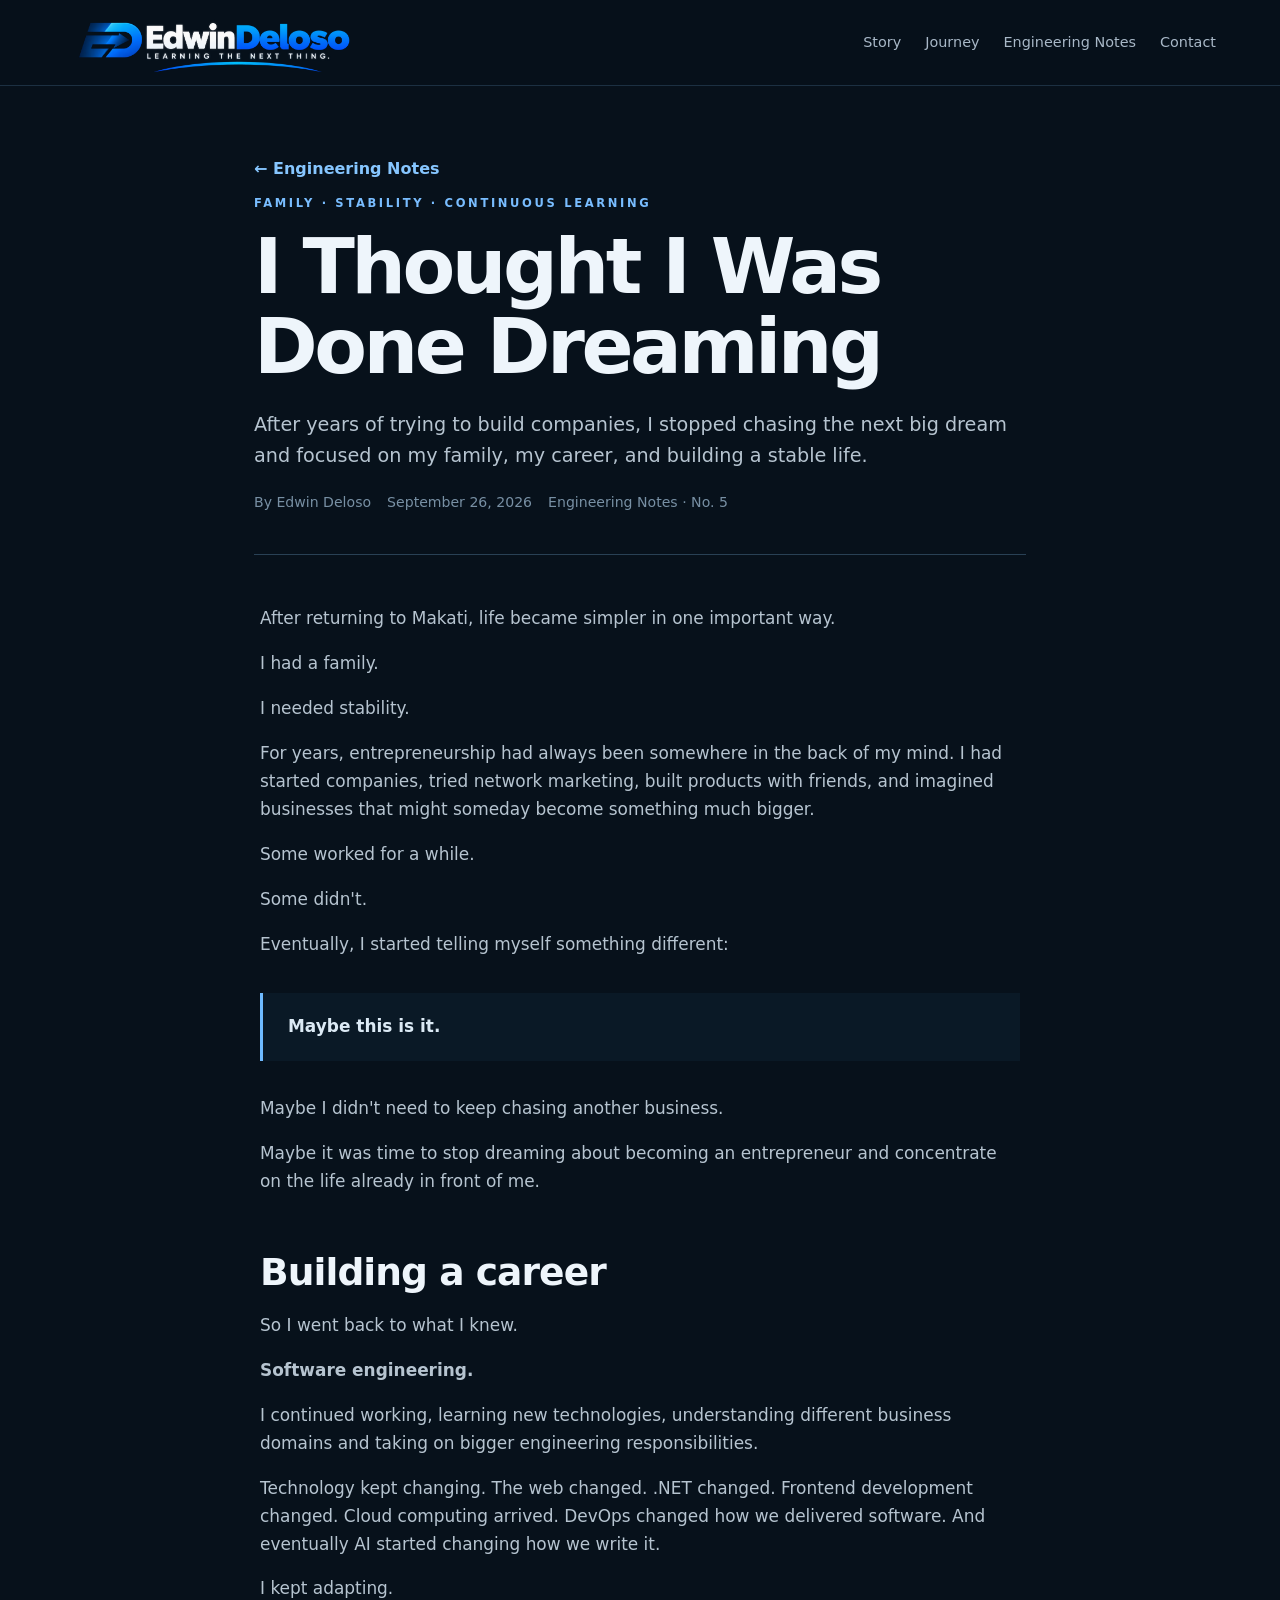
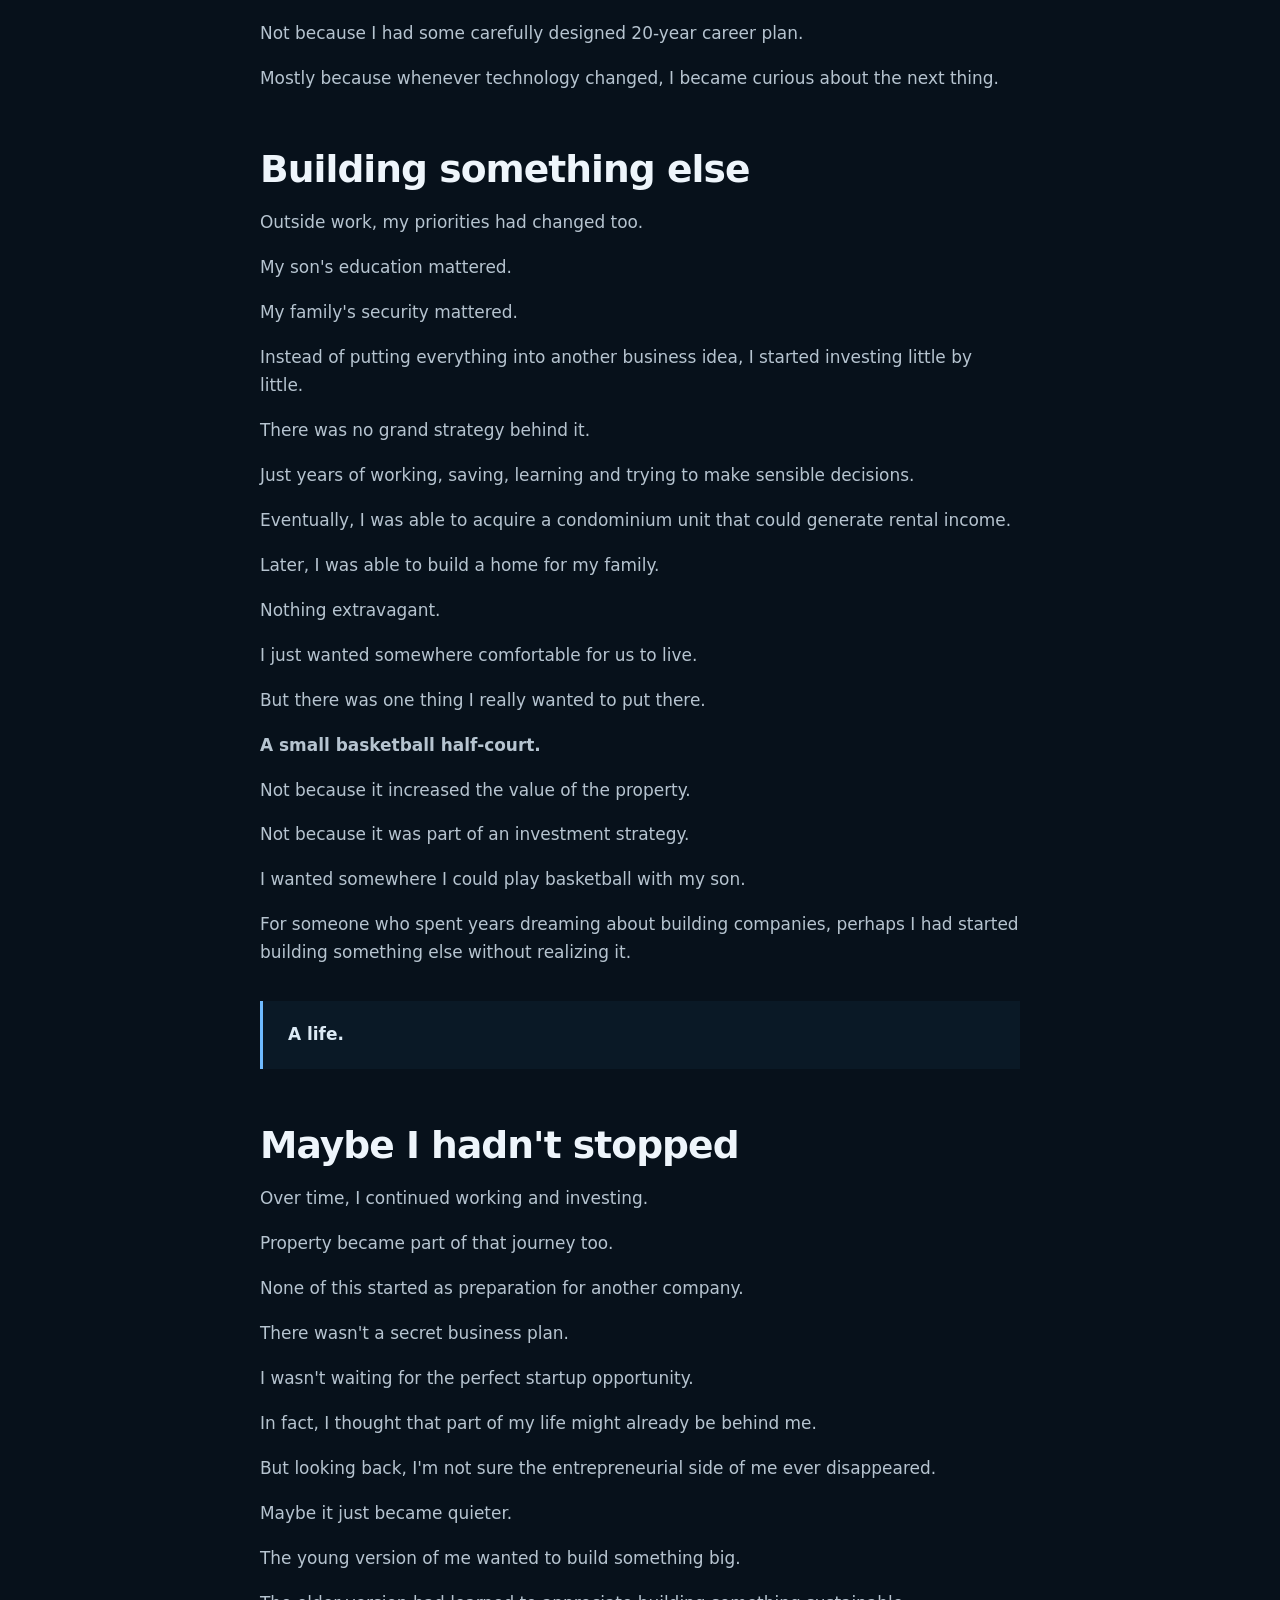
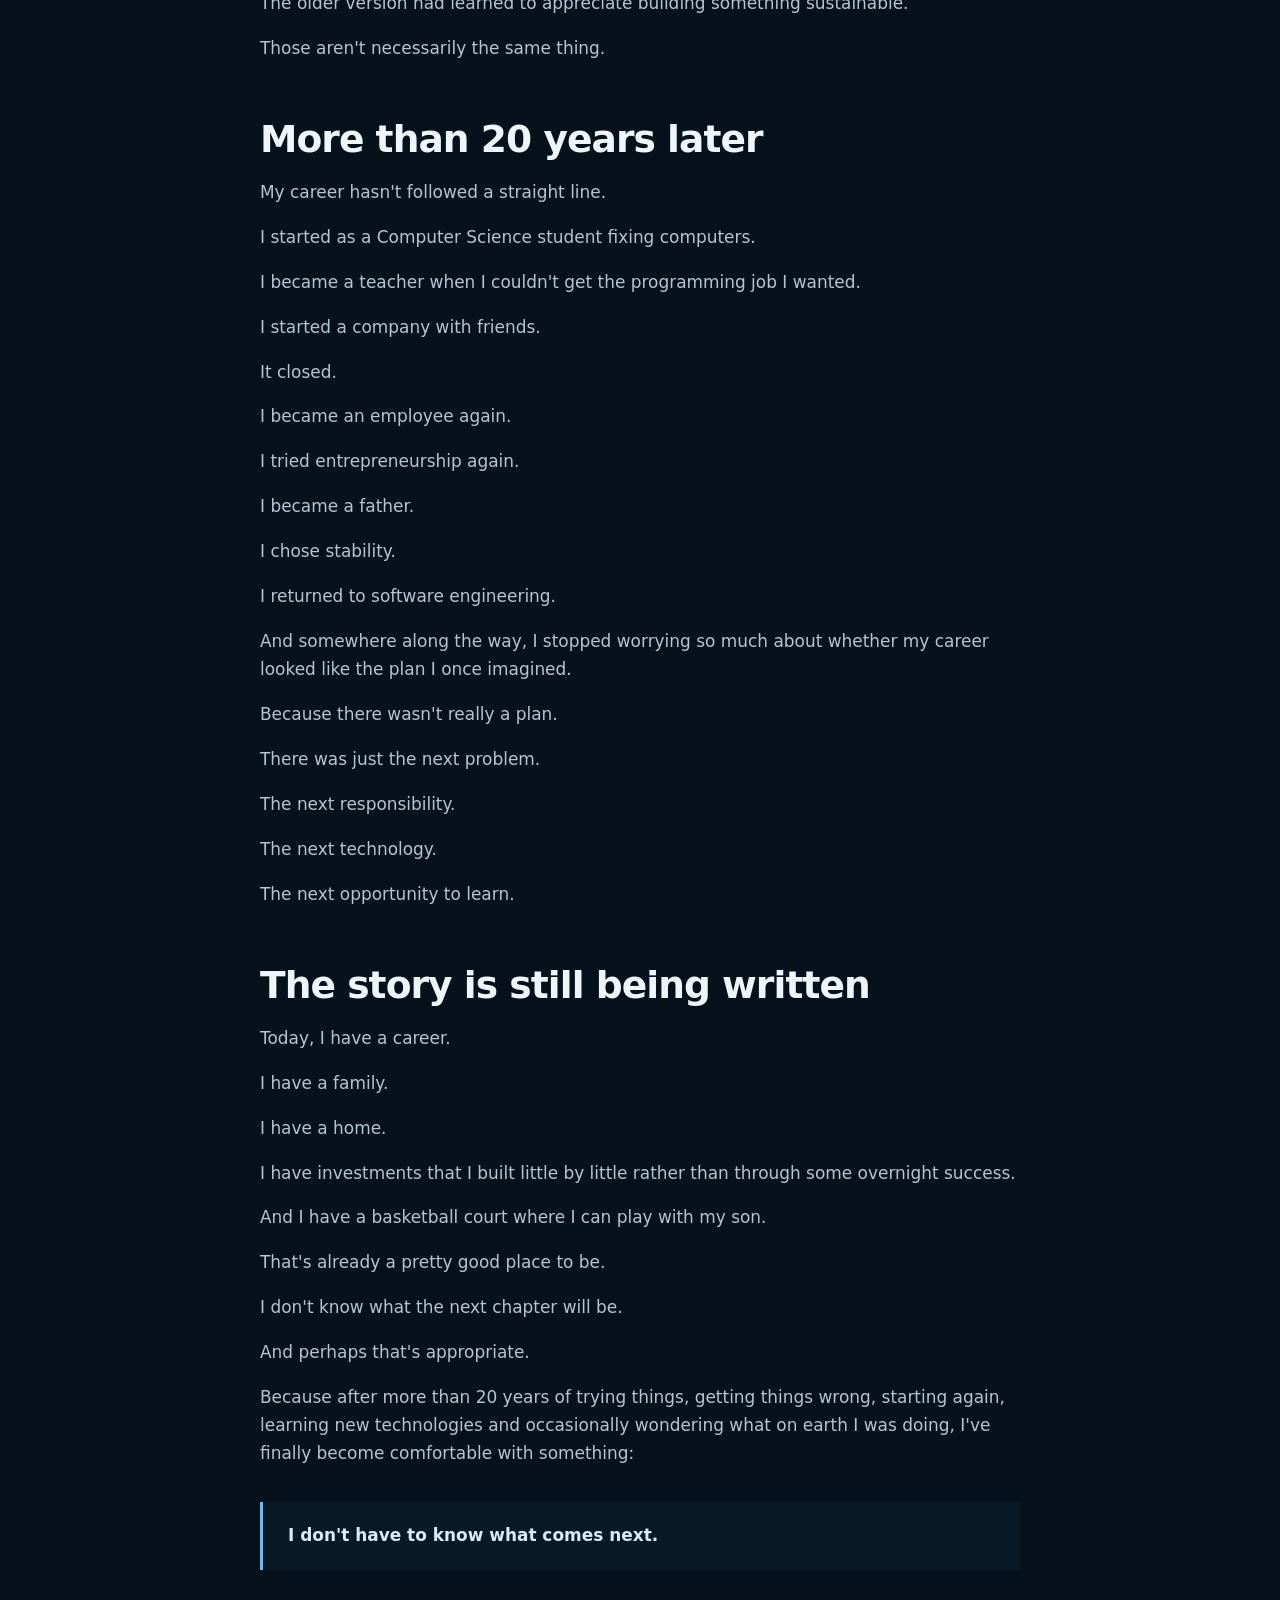
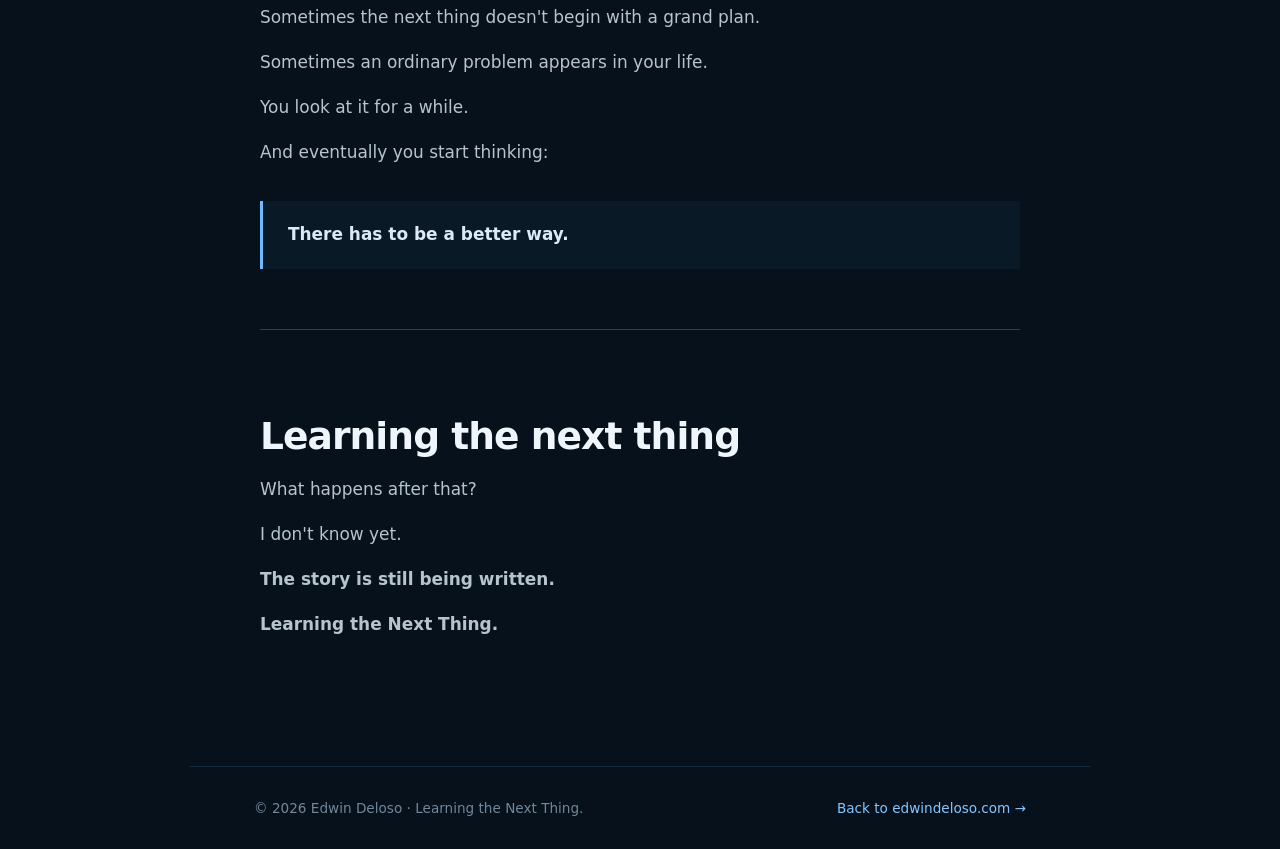
<file: articles/i-thought-i-was-done-dreaming/index.html>
<!doctype html><html lang="en"><head>
    <!-- Google tag (gtag.js) -->
<script async src="https://www.googletagmanager.com/gtag/js?id=G-X8E6S5GKC9"></script>
<script>
  window.dataLayer = window.dataLayer || [];
  function gtag(){dataLayer.push(arguments);}
  gtag('js', new Date());

  gtag('config', 'G-X8E6S5GKC9');
</script>
<meta charset="utf-8"><meta name="viewport" content="width=device-width,initial-scale=1">
<title>I Thought I Was Done Dreaming | Edwin Deloso</title>
<meta name="description" content="Edwin Deloso reflects on choosing stability, building a career and family life, investing little by little, and becoming comfortable not knowing what comes next.">
<meta name="author" content="Edwin Deloso"><meta name="robots" content="index,follow,max-image-preview:large"><meta name="theme-color" content="#07111b">
<link rel="canonical" href="https://edwindeloso.com/articles/i-thought-i-was-done-dreaming/">
<meta property="og:type" content="article"><meta property="og:title" content="I Thought I Was Done Dreaming"><meta property="og:description" content="After years of trying, starting again and choosing stability, I learned that not every next chapter needs to begin with a grand plan."><meta property="og:url" content="https://edwindeloso.com/articles/i-thought-i-was-done-dreaming/"><meta property="og:site_name" content="Edwin Deloso"><meta property="og:image" content="https://edwindeloso.com/assets/edwin-deloso-logo-dark.png"><meta property="article:published_time" content="2026-09-26"><meta property="article:author" content="Edwin Deloso">
<meta name="twitter:card" content="summary"><meta name="twitter:title" content="I Thought I Was Done Dreaming | Edwin Deloso"><meta name="twitter:description" content="A story about stability, family, investing little by little, and becoming comfortable not knowing what comes next."><meta name="twitter:image" content="https://edwindeloso.com/assets/edwin-deloso-logo-dark.png">
<script type="application/ld+json">{"@context":"https://schema.org","@type":"Article","headline":"I Thought I Was Done Dreaming","description":"Edwin Deloso reflects on choosing stability, building a career and family life, investing little by little, and becoming comfortable not knowing what comes next.","datePublished":"2026-09-26","dateModified":"2026-09-26","mainEntityOfPage":"https://edwindeloso.com/articles/i-thought-i-was-done-dreaming/","author":{"@type":"Person","@id":"https://edwindeloso.com/#person","name":"Edwin Deloso","url":"https://edwindeloso.com/"},"publisher":{"@type":"Person","@id":"https://edwindeloso.com/#person","name":"Edwin Deloso"},"keywords":["software engineering career","family","investing","career lessons","continuous learning"]}</script>
<link rel="stylesheet" href="../../css/styles.css"></head><body>
<header class="nav"><a class="article-brand" href="../../" aria-label="Edwin Deloso — Learning the Next Thing"><img src="../../assets/edwindelosologo.png" alt="Edwin Deloso — Learning the Next Thing"></a><nav><a href="../../#story">Story</a><a href="../../#journey">Journey</a><a href="../../#notes">Engineering Notes</a><a href="../../#contact">Contact</a></nav></header>
<main class="article-shell"><a class="article-back" href="../../#notes">← Engineering Notes</a><header class="article-header"><p class="eyebrow">FAMILY · STABILITY · CONTINUOUS LEARNING</p><h1>I Thought I Was Done Dreaming</h1><p class="article-deck">After years of trying to build companies, I stopped chasing the next big dream and focused on my family, my career, and building a stable life.</p><div class="article-meta"><span>By Edwin Deloso</span><span>September 26, 2026</span><span>Engineering Notes · No. 5</span></div></header>
<article class="article-body">
<p>After returning to Makati, life became simpler in one important way.</p><p>I had a family.</p><p>I needed stability.</p>
<p>For years, entrepreneurship had always been somewhere in the back of my mind. I had started companies, tried network marketing, built products with friends, and imagined businesses that might someday become something much bigger.</p><p>Some worked for a while.</p><p>Some didn't.</p>
<p>Eventually, I started telling myself something different:</p><blockquote><p><strong>Maybe this is it.</strong></p></blockquote>
<p>Maybe I didn't need to keep chasing another business.</p><p>Maybe it was time to stop dreaming about becoming an entrepreneur and concentrate on the life already in front of me.</p>
<h2>Building a career</h2>
<p>So I went back to what I knew.</p><p><strong>Software engineering.</strong></p>
<p>I continued working, learning new technologies, understanding different business domains and taking on bigger engineering responsibilities.</p>
<p>Technology kept changing. The web changed. .NET changed. Frontend development changed. Cloud computing arrived. DevOps changed how we delivered software. And eventually AI started changing how we write it.</p>
<p>I kept adapting.</p><p>Not because I had some carefully designed 20-year career plan.</p><p>Mostly because whenever technology changed, I became curious about the next thing.</p>
<h2>Building something else</h2>
<p>Outside work, my priorities had changed too.</p><p>My son's education mattered.</p><p>My family's security mattered.</p>
<p>Instead of putting everything into another business idea, I started investing little by little.</p><p>There was no grand strategy behind it.</p><p>Just years of working, saving, learning and trying to make sensible decisions.</p>
<p>Eventually, I was able to acquire a condominium unit that could generate rental income.</p><p>Later, I was able to build a home for my family.</p><p>Nothing extravagant.</p><p>I just wanted somewhere comfortable for us to live.</p>
<p>But there was one thing I really wanted to put there.</p><p><strong>A small basketball half-court.</strong></p>
<p>Not because it increased the value of the property.</p><p>Not because it was part of an investment strategy.</p><p>I wanted somewhere I could play basketball with my son.</p>
<p>For someone who spent years dreaming about building companies, perhaps I had started building something else without realizing it.</p><blockquote><p><strong>A life.</strong></p></blockquote>
<h2>Maybe I hadn't stopped</h2>
<p>Over time, I continued working and investing.</p><p>Property became part of that journey too.</p>
<p>None of this started as preparation for another company.</p><p>There wasn't a secret business plan.</p><p>I wasn't waiting for the perfect startup opportunity.</p><p>In fact, I thought that part of my life might already be behind me.</p>
<p>But looking back, I'm not sure the entrepreneurial side of me ever disappeared.</p><p>Maybe it just became quieter.</p>
<p>The young version of me wanted to build something big.</p><p>The older version had learned to appreciate building something sustainable.</p><p>Those aren't necessarily the same thing.</p>
<h2>More than 20 years later</h2>
<p>My career hasn't followed a straight line.</p>
<p>I started as a Computer Science student fixing computers.</p><p>I became a teacher when I couldn't get the programming job I wanted.</p><p>I started a company with friends.</p><p>It closed.</p><p>I became an employee again.</p><p>I tried entrepreneurship again.</p><p>I became a father.</p><p>I chose stability.</p><p>I returned to software engineering.</p>
<p>And somewhere along the way, I stopped worrying so much about whether my career looked like the plan I once imagined.</p><p>Because there wasn't really a plan.</p>
<p>There was just the next problem.</p><p>The next responsibility.</p><p>The next technology.</p><p>The next opportunity to learn.</p>
<h2>The story is still being written</h2>
<p>Today, I have a career.</p><p>I have a family.</p><p>I have a home.</p><p>I have investments that I built little by little rather than through some overnight success.</p><p>And I have a basketball court where I can play with my son.</p>
<p>That's already a pretty good place to be.</p>
<p>I don't know what the next chapter will be.</p><p>And perhaps that's appropriate.</p>
<p>Because after more than 20 years of trying things, getting things wrong, starting again, learning new technologies and occasionally wondering what on earth I was doing, I've finally become comfortable with something:</p>
<blockquote><p><strong>I don't have to know what comes next.</strong></p></blockquote>
<p>Sometimes the next thing doesn't begin with a grand plan.</p><p>Sometimes an ordinary problem appears in your life.</p><p>You look at it for a while.</p><p>And eventually you start thinking:</p>
<blockquote><p><strong>There has to be a better way.</strong></p></blockquote>
<div class="closing"><h2>Learning the next thing</h2><p>What happens after that?</p><p>I don't know yet.</p><p><strong>The story is still being written.</strong></p><p><strong>Learning the Next Thing.</strong></p></div>
</article></main><footer class="article-footer"><span>© <span id="year"></span> Edwin Deloso · Learning the Next Thing.</span><a href="../../">Back to edwindeloso.com →</a></footer><script src="../../js/main.js"></script></body></html>
</file>
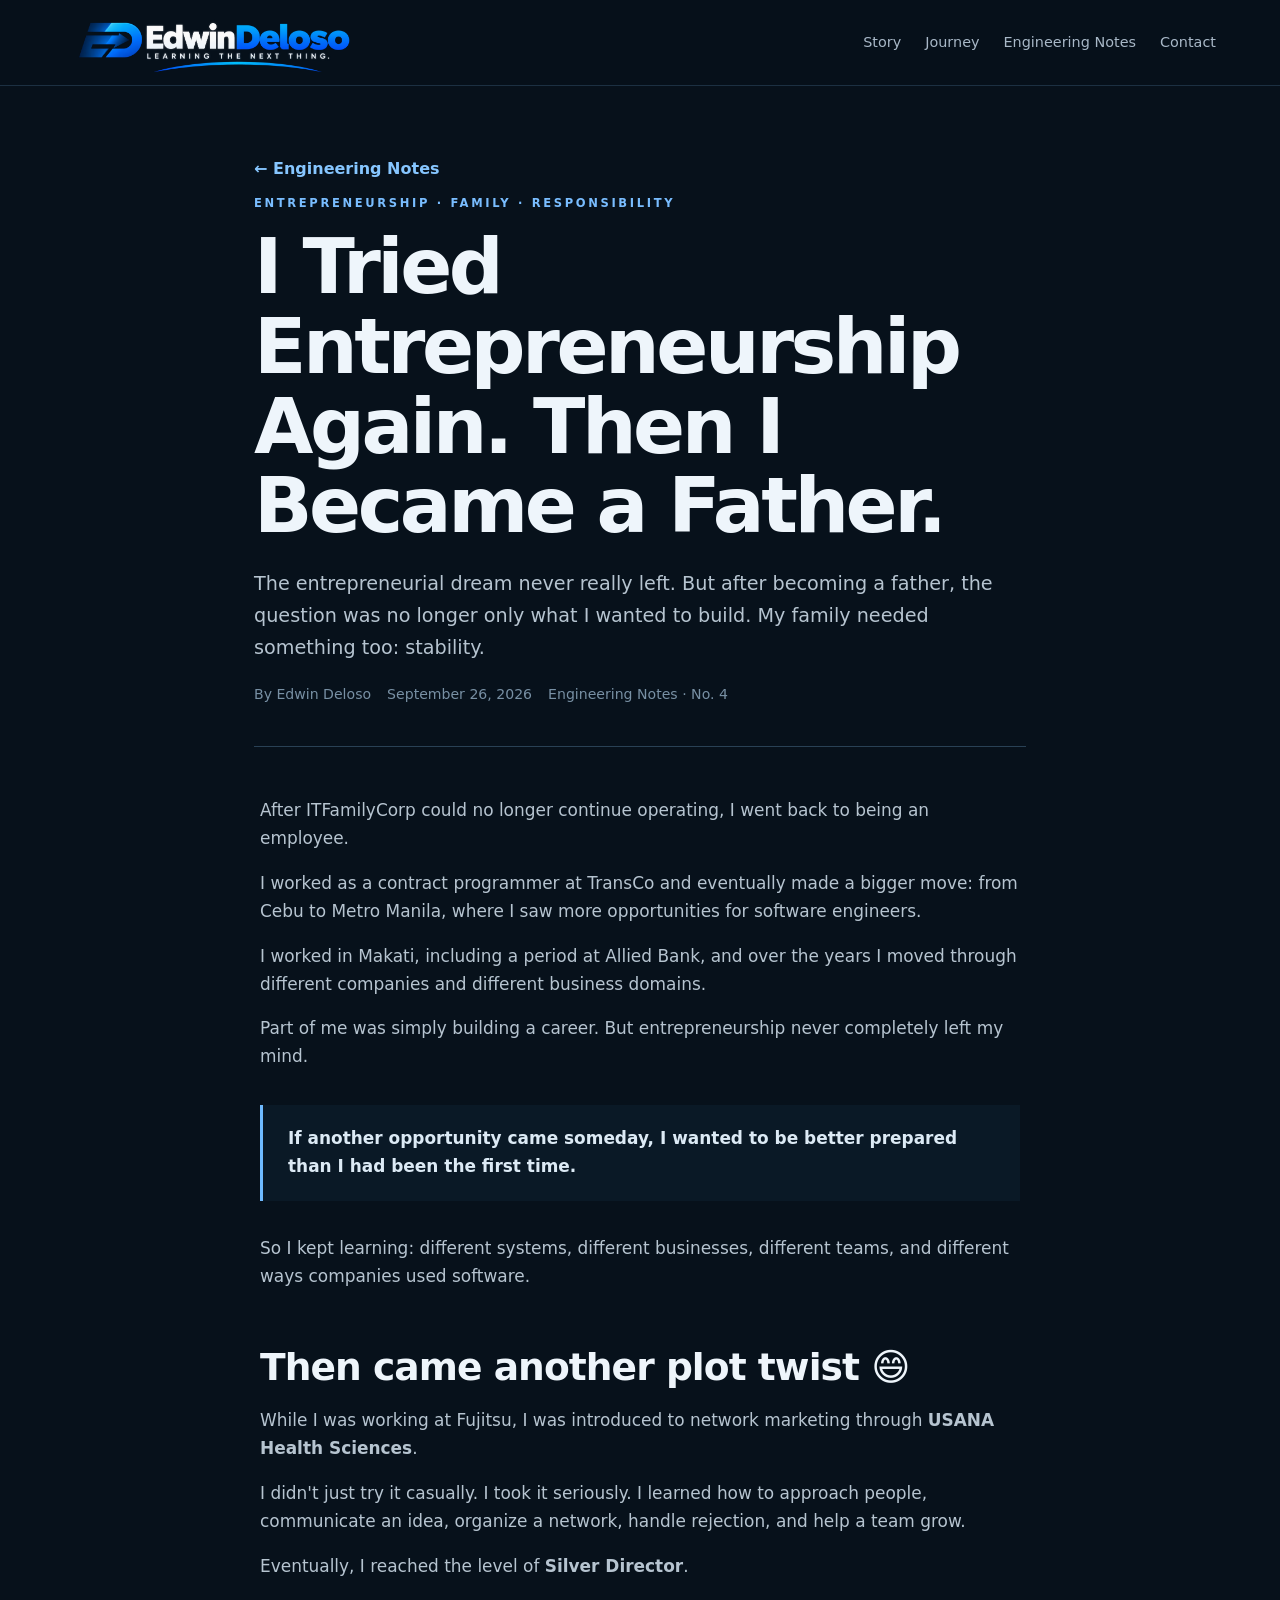
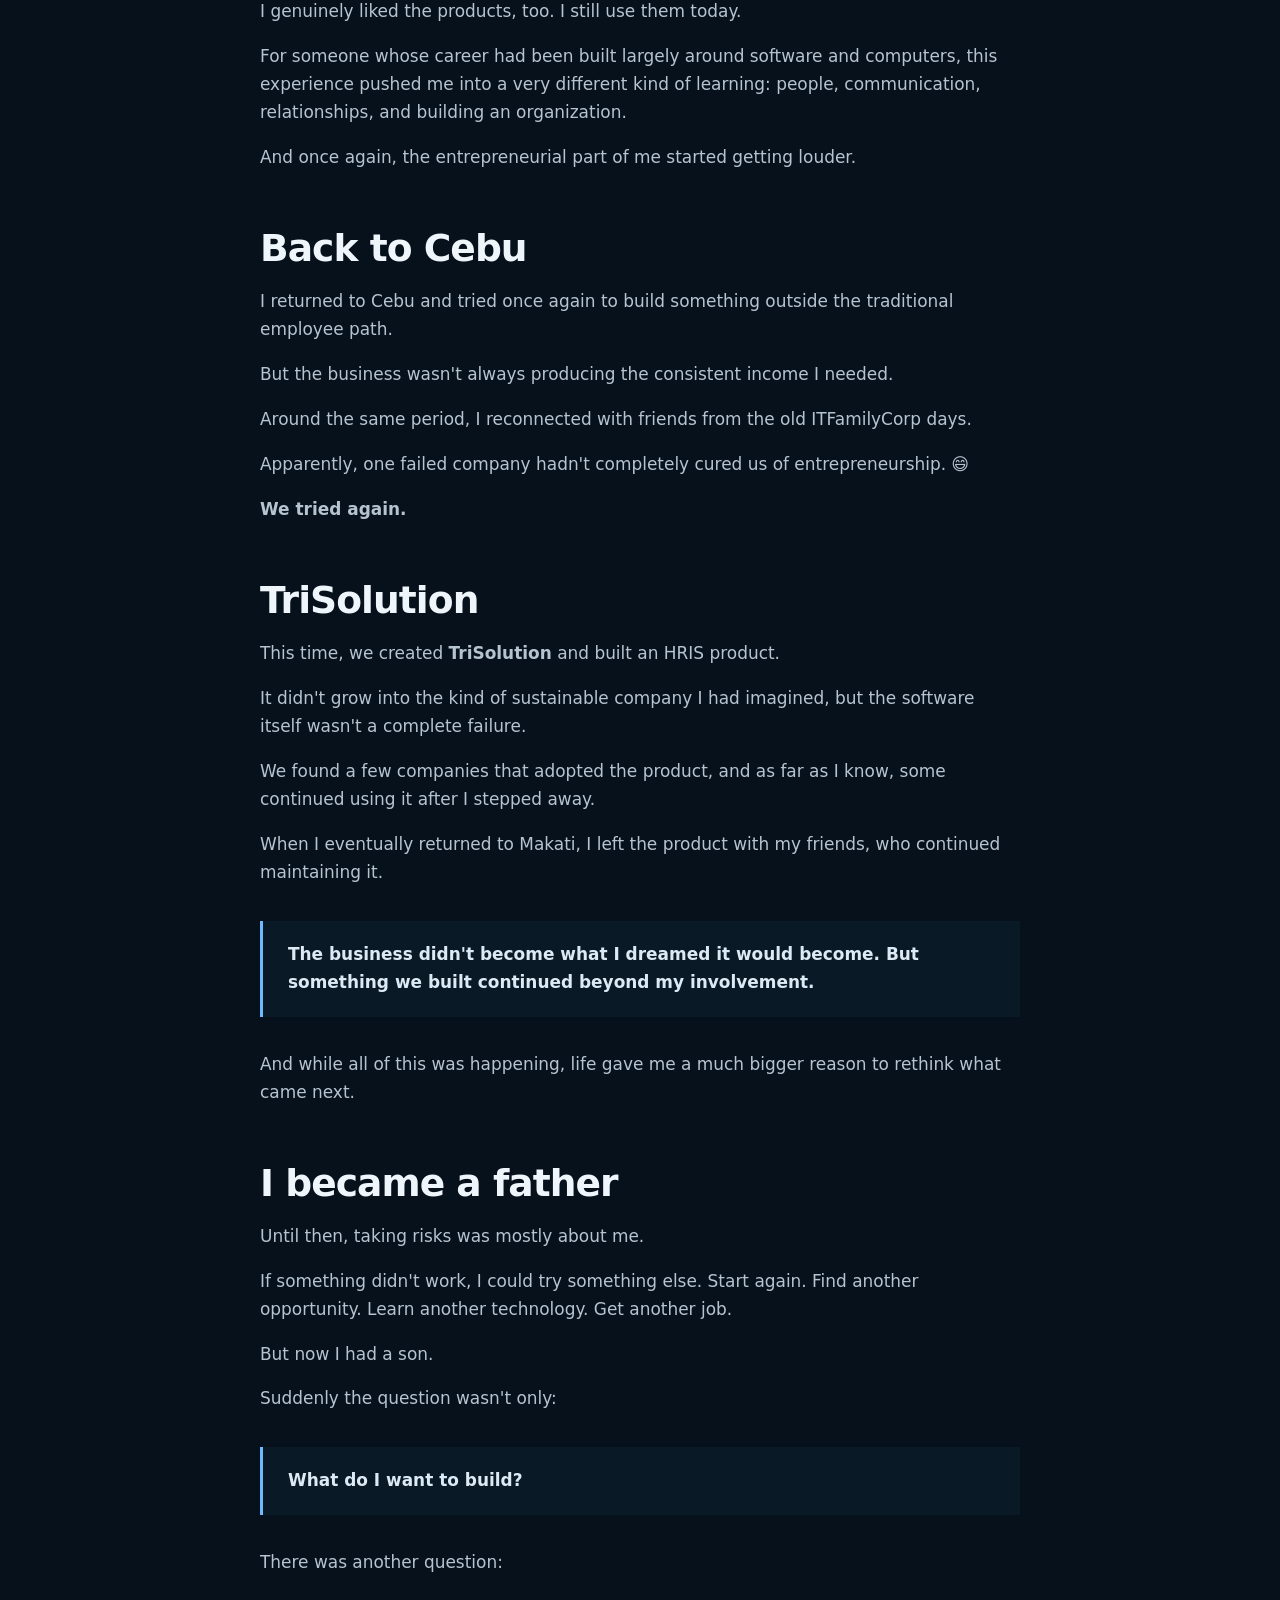
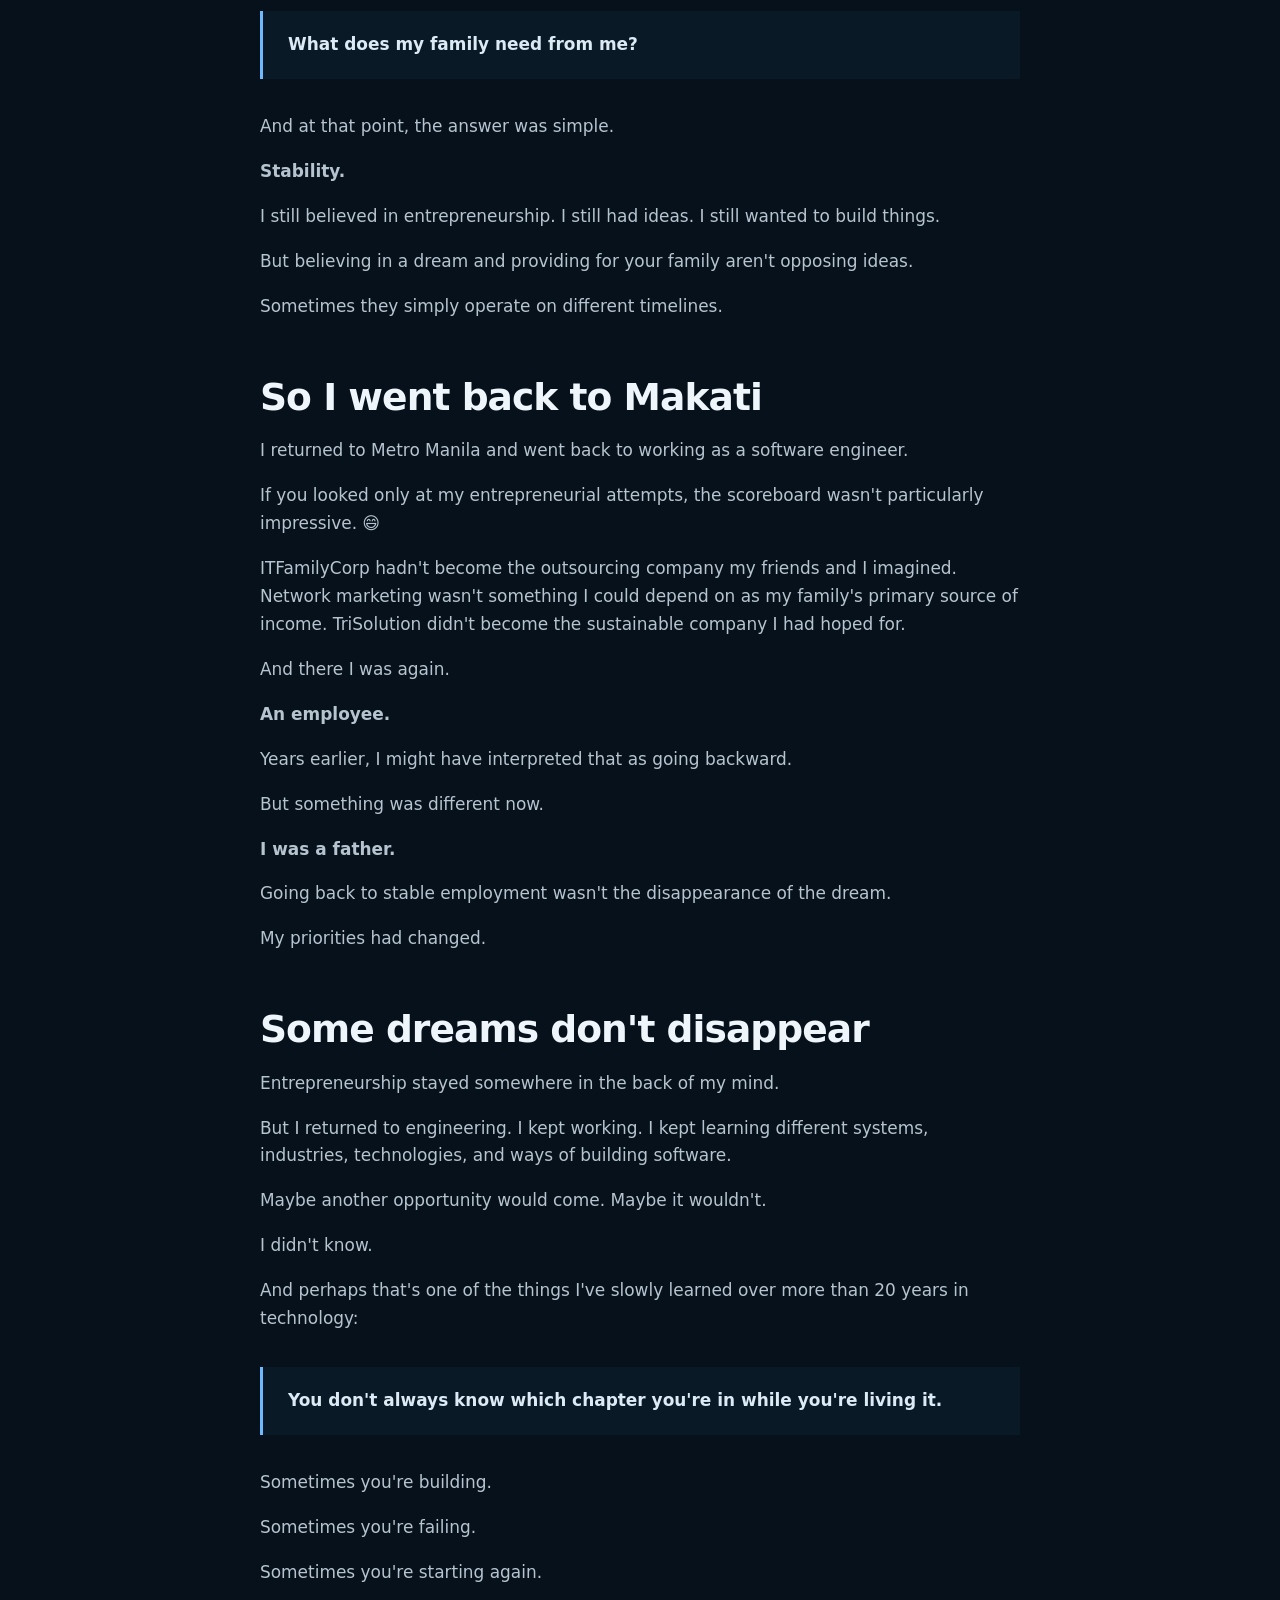
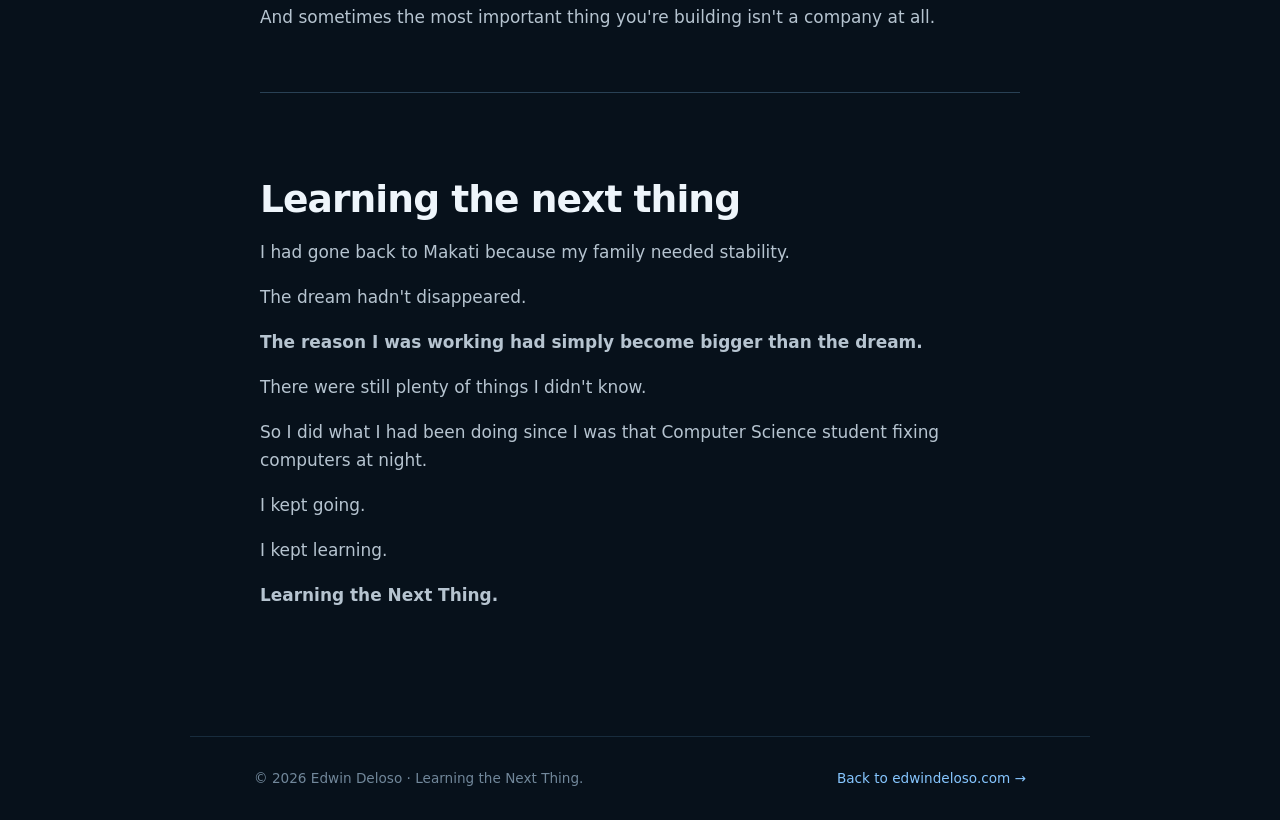
<file: articles/i-tried-entrepreneurship-again-then-became-a-father/index.html>
<!doctype html>
<html lang="en"><head>
    <!-- Google tag (gtag.js) -->
<script async src="https://www.googletagmanager.com/gtag/js?id=G-X8E6S5GKC9"></script>
<script>
  window.dataLayer = window.dataLayer || [];
  function gtag(){dataLayer.push(arguments);}
  gtag('js', new Date());

  gtag('config', 'G-X8E6S5GKC9');
</script>
<meta charset="utf-8"><meta name="viewport" content="width=device-width,initial-scale=1">
<title>I Tried Entrepreneurship Again. Then I Became a Father. | Edwin Deloso</title>
<meta name="description" content="Edwin Deloso reflects on returning to entrepreneurship, building a network, co-founding TriSolution and choosing stable software engineering work after becoming a father.">
<meta name="author" content="Edwin Deloso"><meta name="robots" content="index,follow,max-image-preview:large"><meta name="theme-color" content="#07111b">
<link rel="canonical" href="https://edwindeloso.com/articles/i-tried-entrepreneurship-again-then-became-a-father/">
<meta property="og:type" content="article"><meta property="og:title" content="I Tried Entrepreneurship Again. Then I Became a Father."><meta property="og:description" content="Entrepreneurship stayed in the back of my mind. Then becoming a father changed what I needed from the next chapter."><meta property="og:url" content="https://edwindeloso.com/articles/i-tried-entrepreneurship-again-then-became-a-father/"><meta property="og:site_name" content="Edwin Deloso"><meta property="og:image" content="https://edwindeloso.com/assets/edwin-deloso-logo-dark.png"><meta property="article:published_time" content="2026-09-26"><meta property="article:author" content="Edwin Deloso">
<meta name="twitter:card" content="summary"><meta name="twitter:title" content="I Tried Entrepreneurship Again. Then I Became a Father. | Edwin Deloso"><meta name="twitter:description" content="A story about entrepreneurship, software, responsibility and choosing stability when life changed."><meta name="twitter:image" content="https://edwindeloso.com/assets/edwin-deloso-logo-dark.png">
<script type="application/ld+json">{"@context":"https://schema.org","@type":"Article","headline":"I Tried Entrepreneurship Again. Then I Became a Father.","description":"Edwin Deloso reflects on returning to entrepreneurship, building a network, co-founding TriSolution and choosing stable software engineering work after becoming a father.","datePublished":"2026-09-26","dateModified":"2026-09-26","mainEntityOfPage":"https://edwindeloso.com/articles/i-tried-entrepreneurship-again-then-became-a-father/","author":{"@type":"Person","@id":"https://edwindeloso.com/#person","name":"Edwin Deloso","url":"https://edwindeloso.com/"},"publisher":{"@type":"Person","@id":"https://edwindeloso.com/#person","name":"Edwin Deloso"},"keywords":["software engineering career","entrepreneurship","fatherhood","TriSolution","HRIS","career lessons","continuous learning"]}</script>
<link rel="stylesheet" href="../../css/styles.css"></head><body>
<header class="nav"><a class="article-brand" href="../../" aria-label="Edwin Deloso — Learning the Next Thing"><img src="../../assets/edwindelosologo.png" alt="Edwin Deloso — Learning the Next Thing"></a><nav><a href="../../#story">Story</a><a href="../../#journey">Journey</a><a href="../../#notes">Engineering Notes</a><a href="../../#contact">Contact</a></nav></header>
<main class="article-shell"><a class="article-back" href="../../#notes">← Engineering Notes</a><header class="article-header"><p class="eyebrow">ENTREPRENEURSHIP · FAMILY · RESPONSIBILITY</p><h1>I Tried Entrepreneurship Again. Then I Became a Father.</h1><p class="article-deck">The entrepreneurial dream never really left. But after becoming a father, the question was no longer only what I wanted to build. My family needed something too: stability.</p><div class="article-meta"><span>By Edwin Deloso</span><span>September 26, 2026</span><span>Engineering Notes · No. 4</span></div></header>
<article class="article-body">
<p>After ITFamilyCorp could no longer continue operating, I went back to being an employee.</p>
<p>I worked as a contract programmer at TransCo and eventually made a bigger move: from Cebu to Metro Manila, where I saw more opportunities for software engineers.</p>
<p>I worked in Makati, including a period at Allied Bank, and over the years I moved through different companies and different business domains.</p>
<p>Part of me was simply building a career. But entrepreneurship never completely left my mind.</p>
<blockquote><p><strong>If another opportunity came someday, I wanted to be better prepared than I had been the first time.</strong></p></blockquote>
<p>So I kept learning: different systems, different businesses, different teams, and different ways companies used software.</p>
<h2>Then came another plot twist 😄</h2>
<p>While I was working at Fujitsu, I was introduced to network marketing through <strong><a href="https://cebucity.usana.com/ux/dotcom/en-PH/home" target="_blank">USANA Health Sciences</a></strong>.</p>
<p>I didn't just try it casually. I took it seriously. I learned how to approach people, communicate an idea, organize a network, handle rejection, and help a team grow.</p>
<p>Eventually, I reached the level of <strong>Silver Director</strong>.</p>
<p>I genuinely liked the products, too. I still use them today.</p>
<p>For someone whose career had been built largely around software and computers, this experience pushed me into a very different kind of learning: people, communication, relationships, and building an organization.</p>
<p>And once again, the entrepreneurial part of me started getting louder.</p>
<h2>Back to Cebu</h2>
<p>I returned to Cebu and tried once again to build something outside the traditional employee path.</p>
<p>But the business wasn't always producing the consistent income I needed.</p>
<p>Around the same period, I reconnected with friends from the old ITFamilyCorp days.</p>
<p>Apparently, one failed company hadn't completely cured us of entrepreneurship. 😄</p>
<p><strong>We tried again.</strong></p>
<h2>TriSolution</h2>
<p>This time, we created <strong>TriSolution</strong> and built an HRIS product.</p>
<p>It didn't grow into the kind of sustainable company I had imagined, but the software itself wasn't a complete failure.</p>
<p>We found a few companies that adopted the product, and as far as I know, some continued using it after I stepped away.</p>
<p>When I eventually returned to Makati, I left the product with my friends, who continued maintaining it.</p>
<blockquote><p><strong>The business didn't become what I dreamed it would become. But something we built continued beyond my involvement.</strong></p></blockquote>
<p>And while all of this was happening, life gave me a much bigger reason to rethink what came next.</p>
<h2>I became a father</h2>
<p>Until then, taking risks was mostly about me.</p>
<p>If something didn't work, I could try something else. Start again. Find another opportunity. Learn another technology. Get another job.</p>
<p>But now I had a son.</p>
<p>Suddenly the question wasn't only:</p>
<blockquote><p><strong>What do I want to build?</strong></p></blockquote>
<p>There was another question:</p>
<blockquote><p><strong>What does my family need from me?</strong></p></blockquote>
<p>And at that point, the answer was simple.</p>
<p><strong>Stability.</strong></p>
<p>I still believed in entrepreneurship. I still had ideas. I still wanted to build things.</p>
<p>But believing in a dream and providing for your family aren't opposing ideas.</p>
<p>Sometimes they simply operate on different timelines.</p>
<h2>So I went back to Makati</h2>
<p>I returned to Metro Manila and went back to working as a software engineer.</p>
<p>If you looked only at my entrepreneurial attempts, the scoreboard wasn't particularly impressive. 😄</p>
<p>ITFamilyCorp hadn't become the outsourcing company my friends and I imagined. Network marketing wasn't something I could depend on as my family's primary source of income. TriSolution didn't become the sustainable company I had hoped for.</p>
<p>And there I was again.</p>
<p><strong>An employee.</strong></p>
<p>Years earlier, I might have interpreted that as going backward.</p>
<p>But something was different now.</p>
<p><strong>I was a father.</strong></p>
<p>Going back to stable employment wasn't the disappearance of the dream.</p>
<p>My priorities had changed.</p>
<h2>Some dreams don't disappear</h2>
<p>Entrepreneurship stayed somewhere in the back of my mind.</p>
<p>But I returned to engineering. I kept working. I kept learning different systems, industries, technologies, and ways of building software.</p>
<p>Maybe another opportunity would come. Maybe it wouldn't.</p>
<p>I didn't know.</p>
<p>And perhaps that's one of the things I've slowly learned over more than 20 years in technology:</p>
<blockquote><p><strong>You don't always know which chapter you're in while you're living it.</strong></p></blockquote>
<p>Sometimes you're building.</p><p>Sometimes you're failing.</p><p>Sometimes you're starting again.</p>
<p>And sometimes the most important thing you're building isn't a company at all.</p>
<div class="closing"><h2>Learning the next thing</h2>
<p>I had gone back to Makati because my family needed stability.</p>
<p>The dream hadn't disappeared.</p>
<p><strong>The reason I was working had simply become bigger than the dream.</strong></p>
<p>There were still plenty of things I didn't know.</p>
<p>So I did what I had been doing since I was that Computer Science student fixing computers at night.</p>
<p>I kept going.</p><p>I kept learning.</p>
<p><strong>Learning the Next Thing.</strong></p></div>
</article></main><footer class="article-footer"><span>© <span id="year"></span> Edwin Deloso · Learning the Next Thing.</span><a href="../../">Back to edwindeloso.com →</a></footer><script src="../../js/main.js"></script></body></html>
</file>
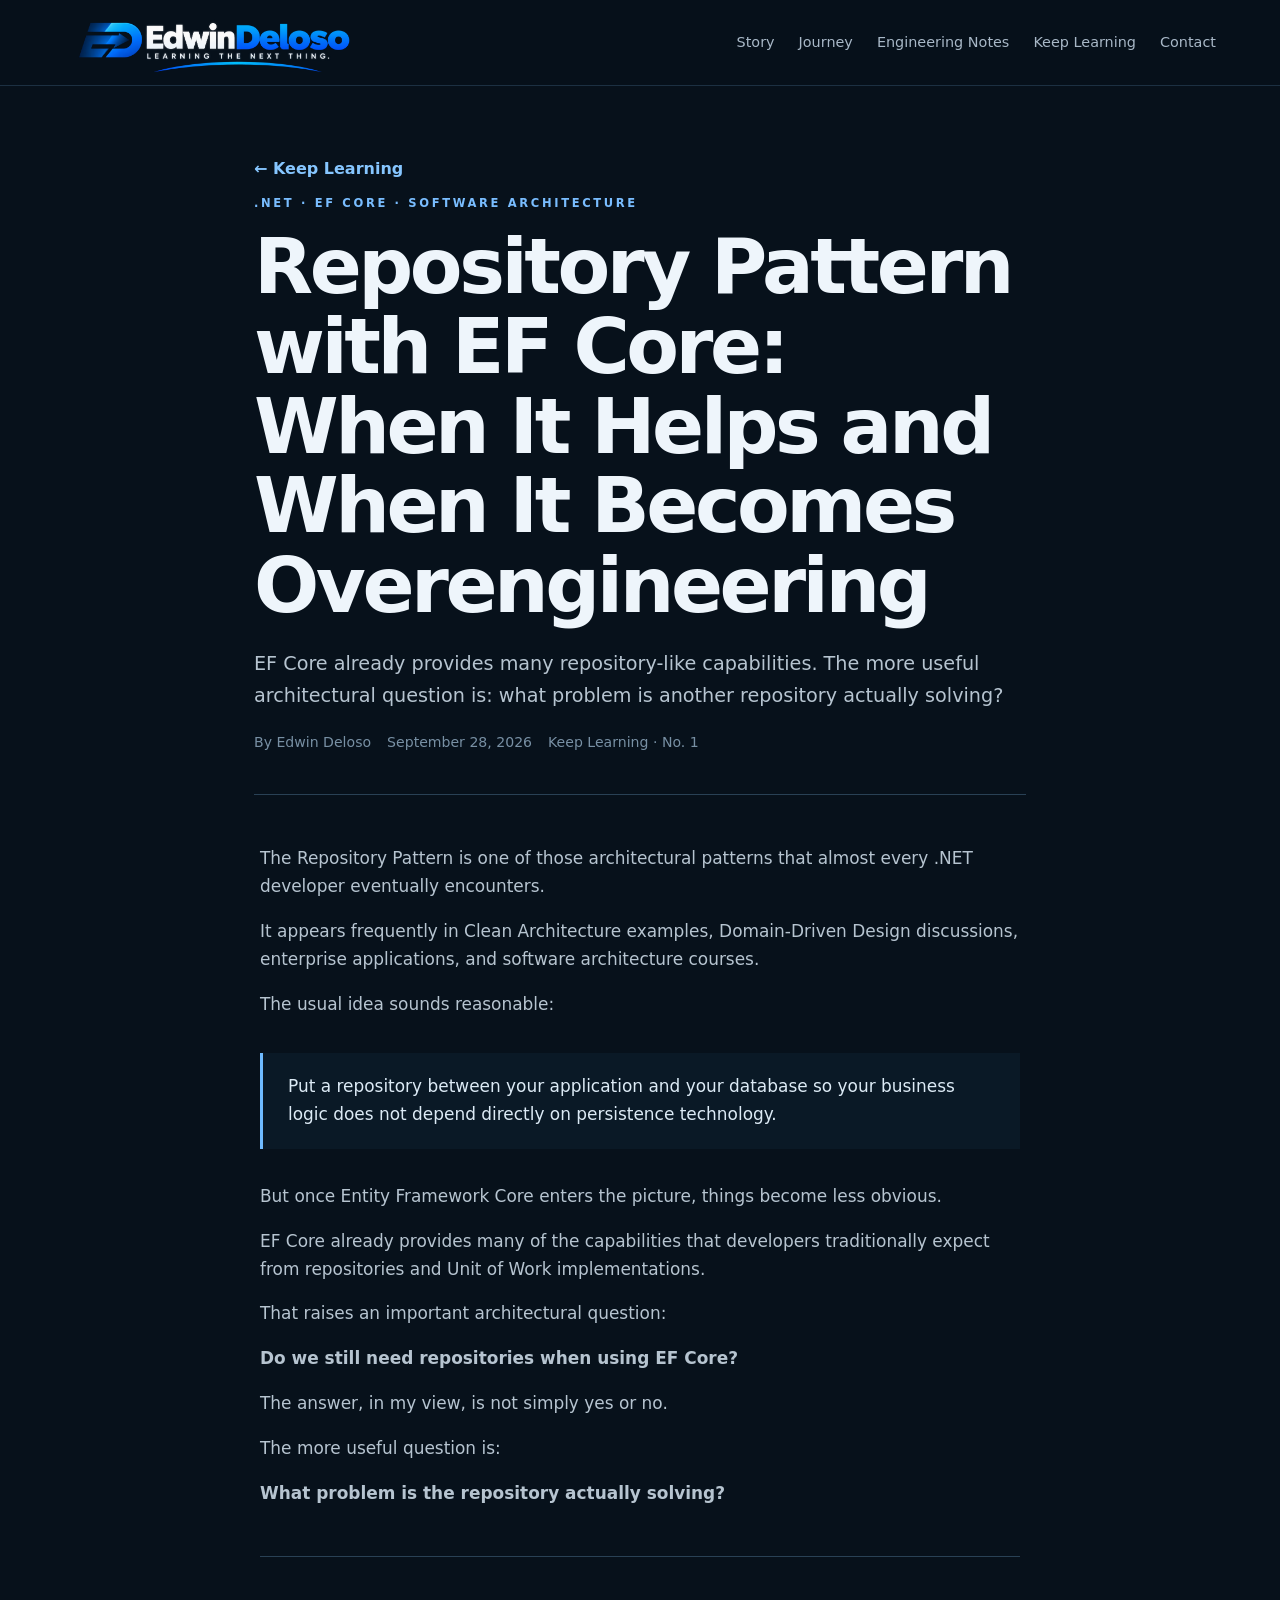
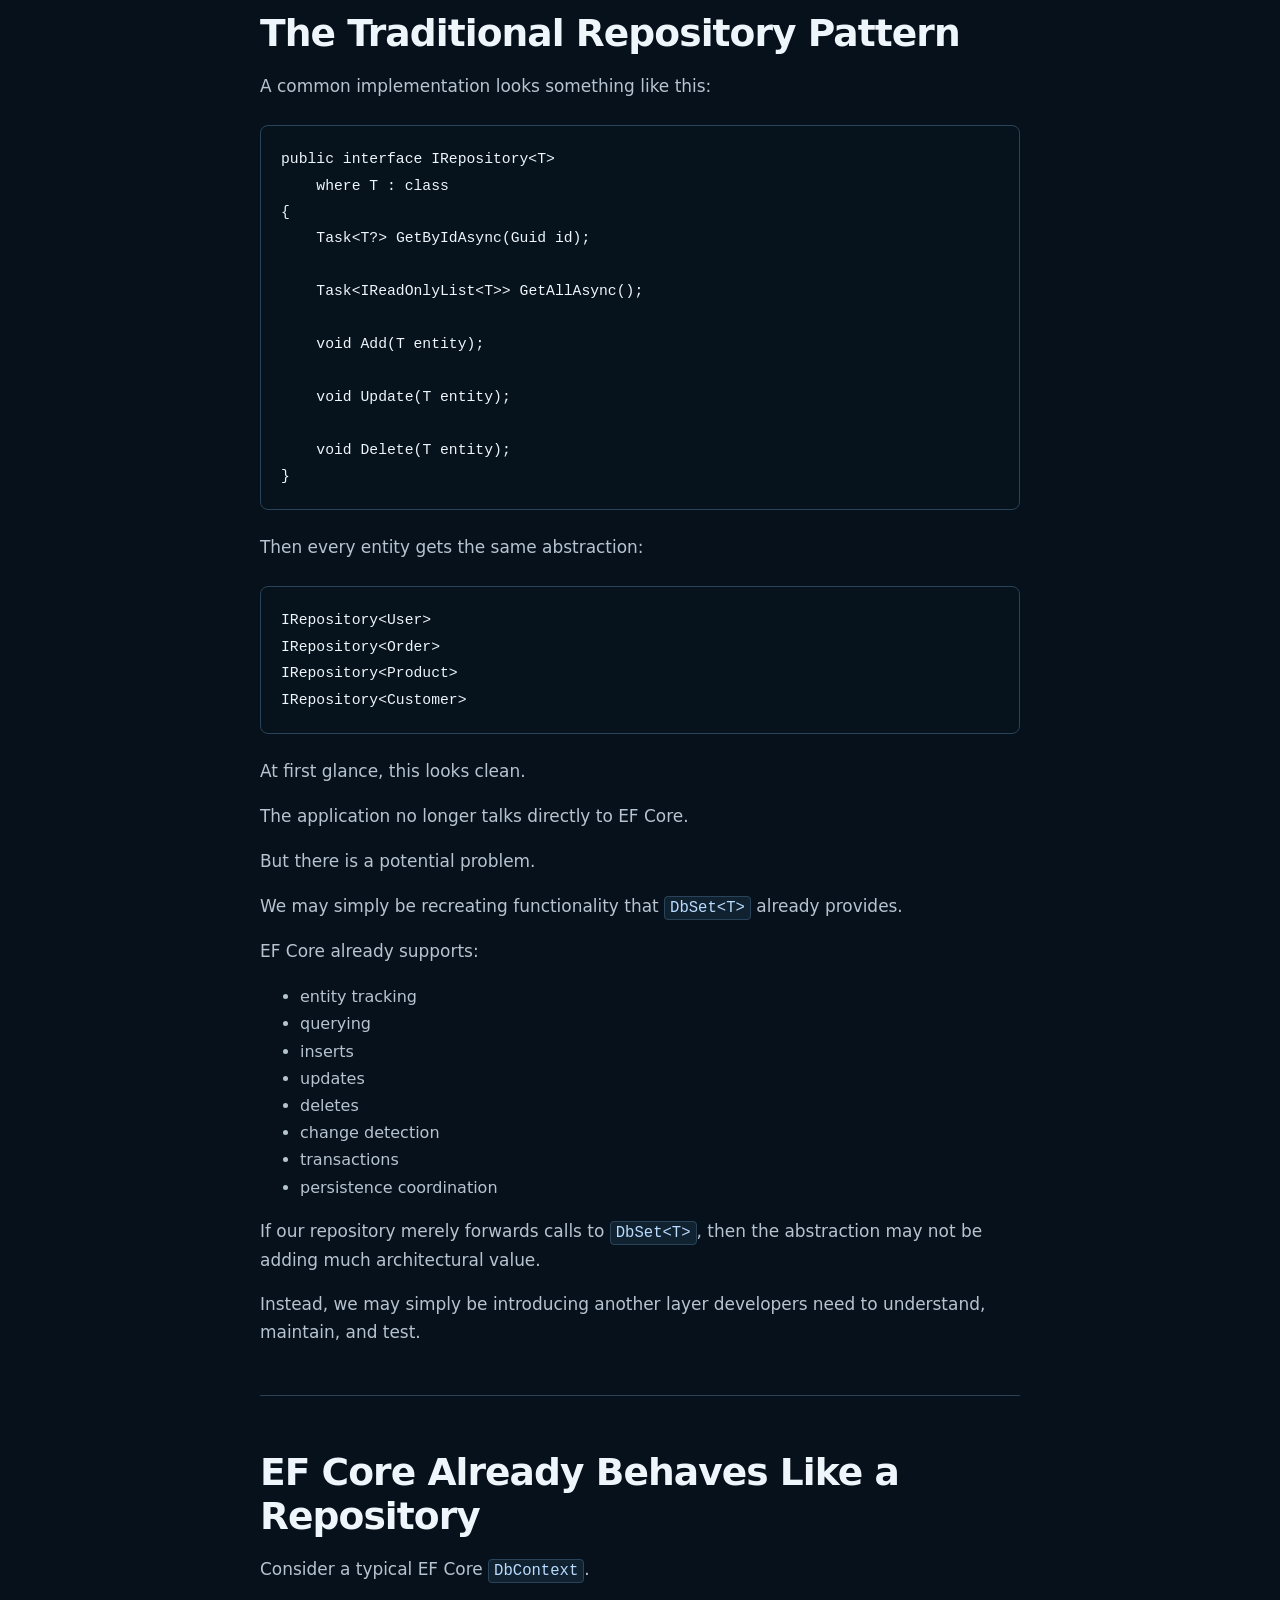
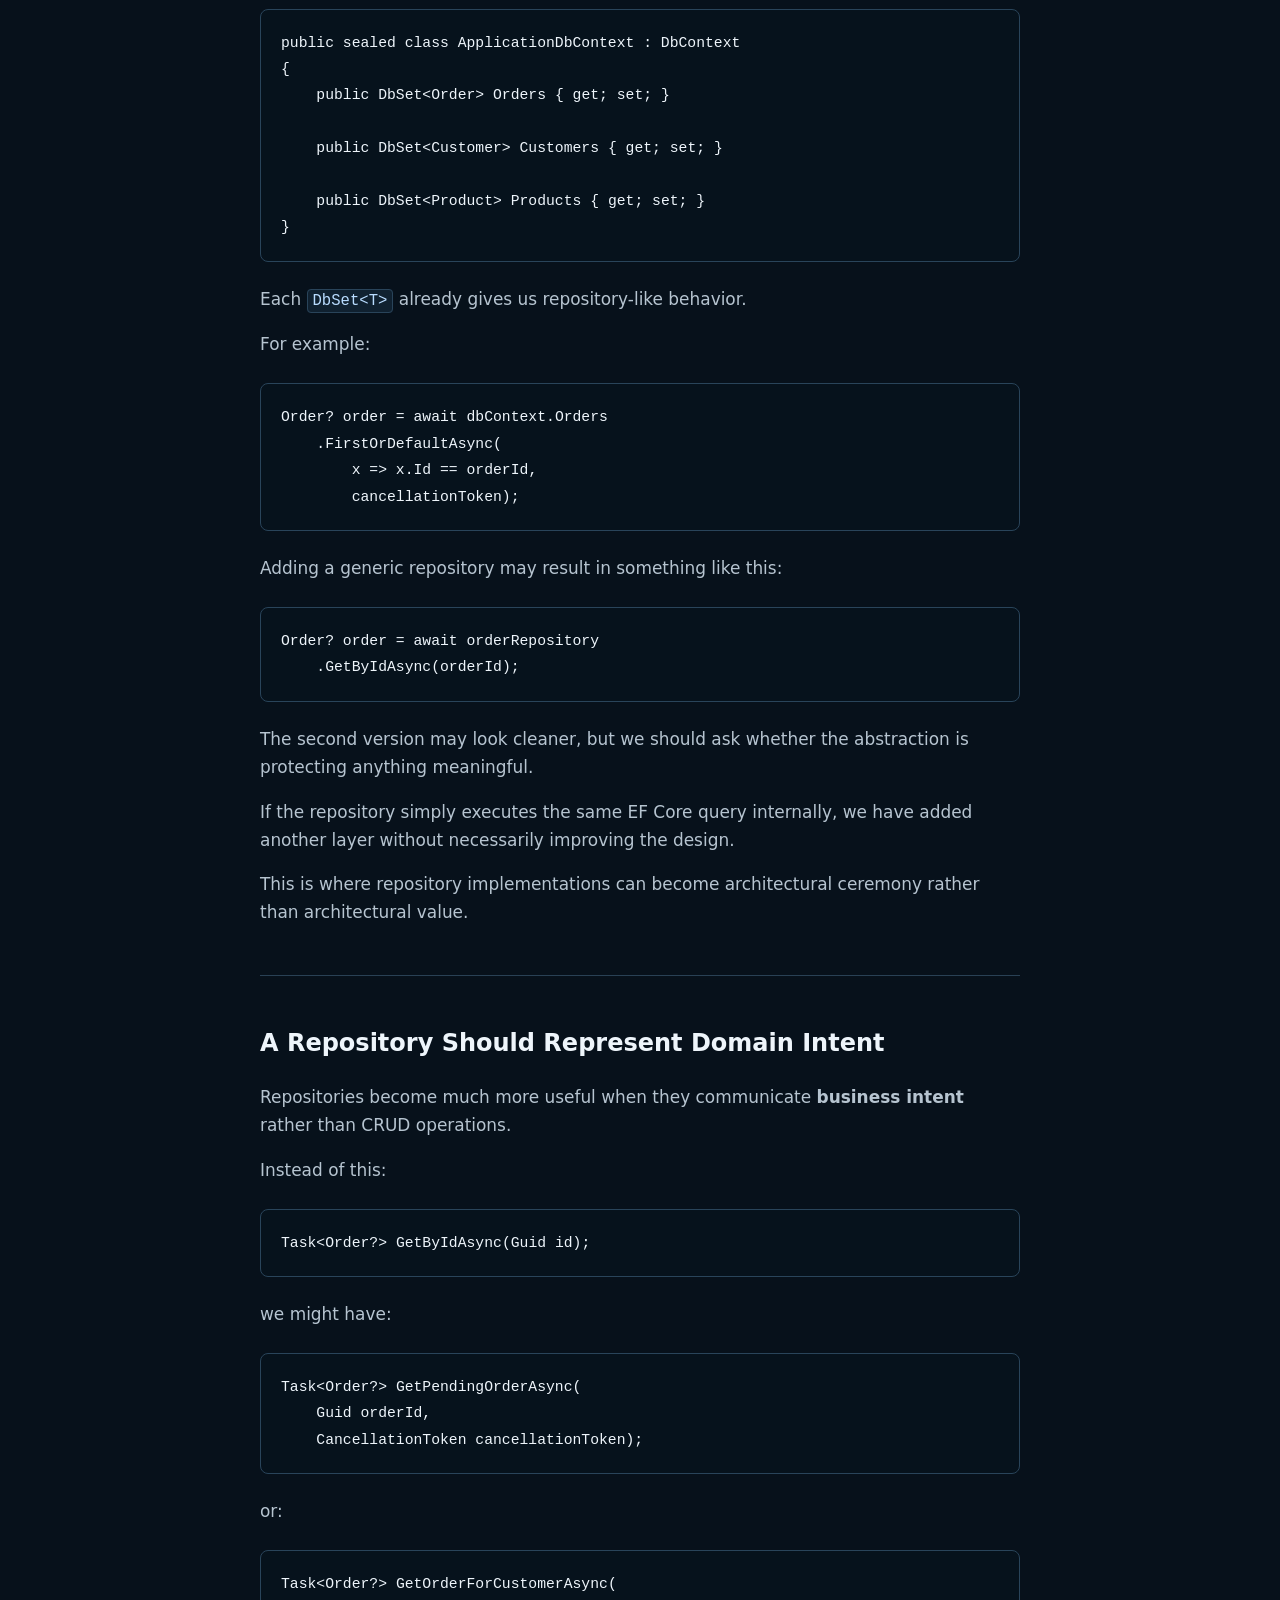
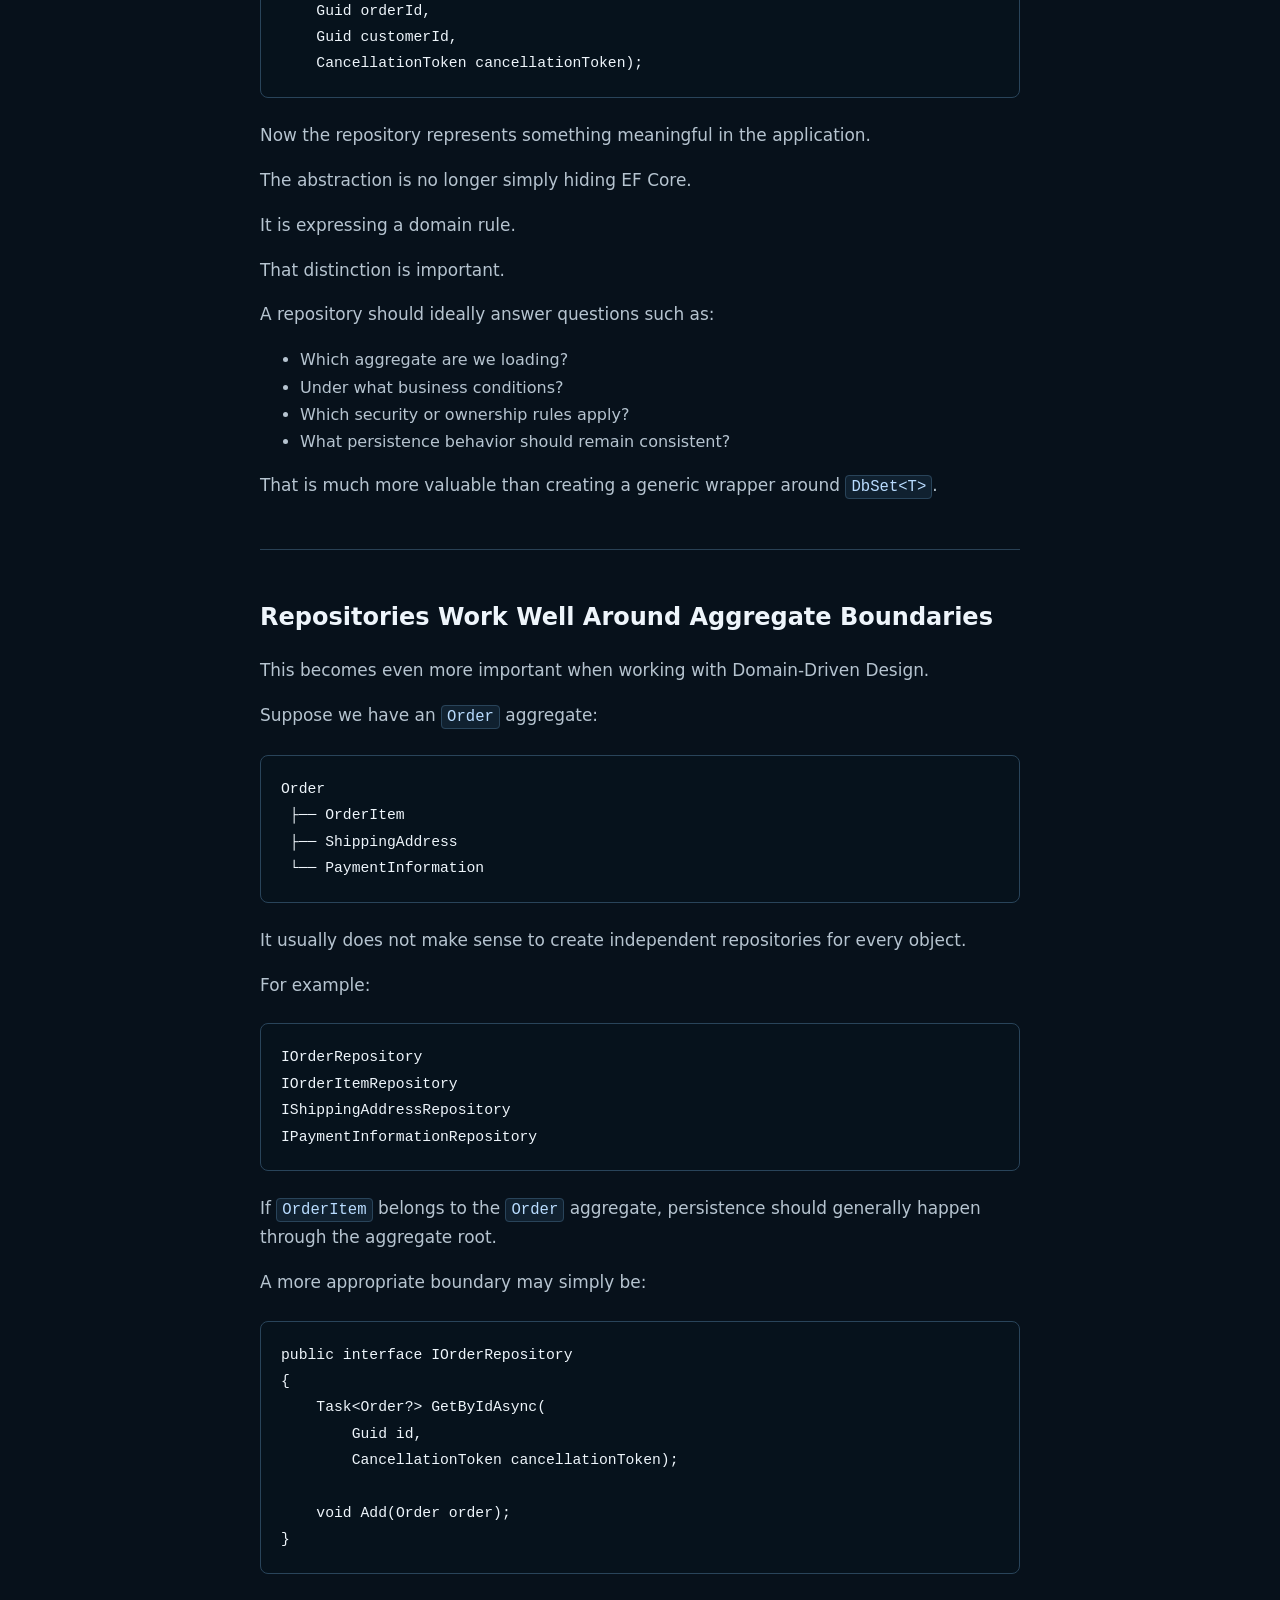
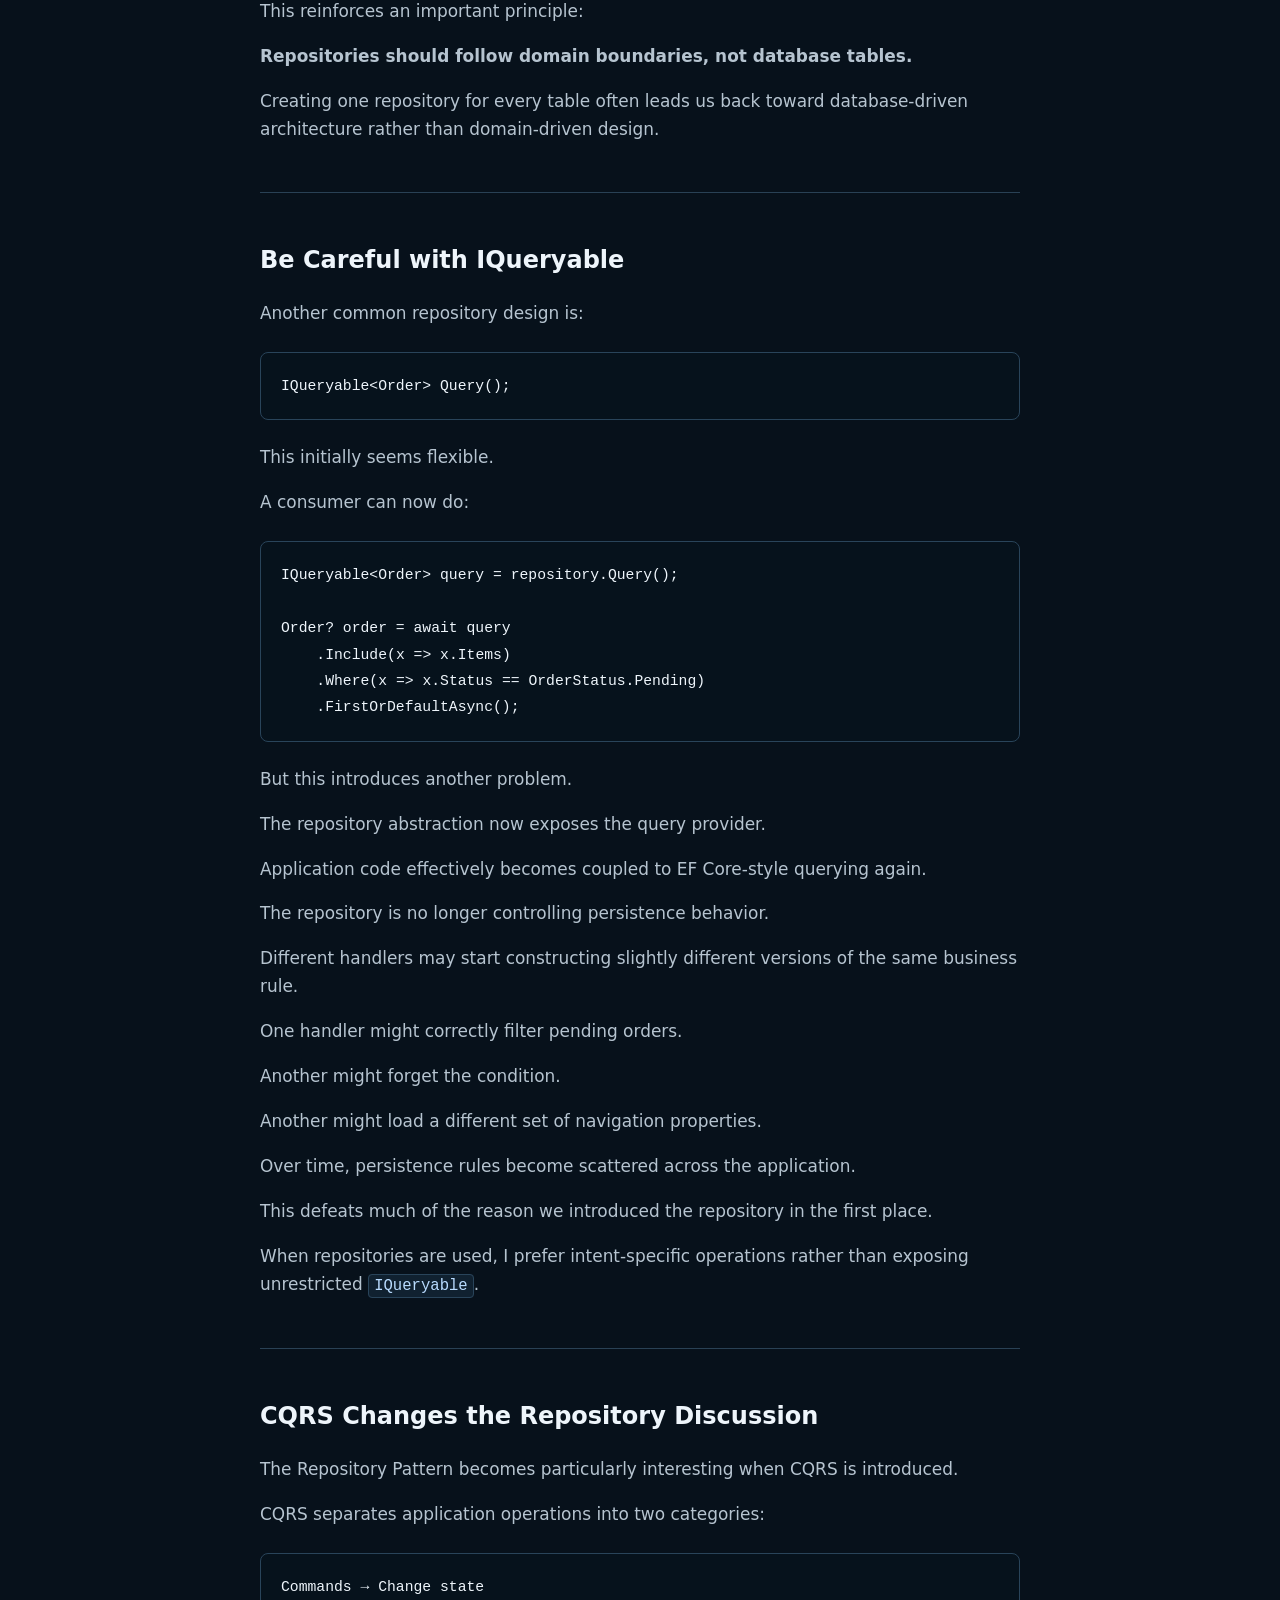
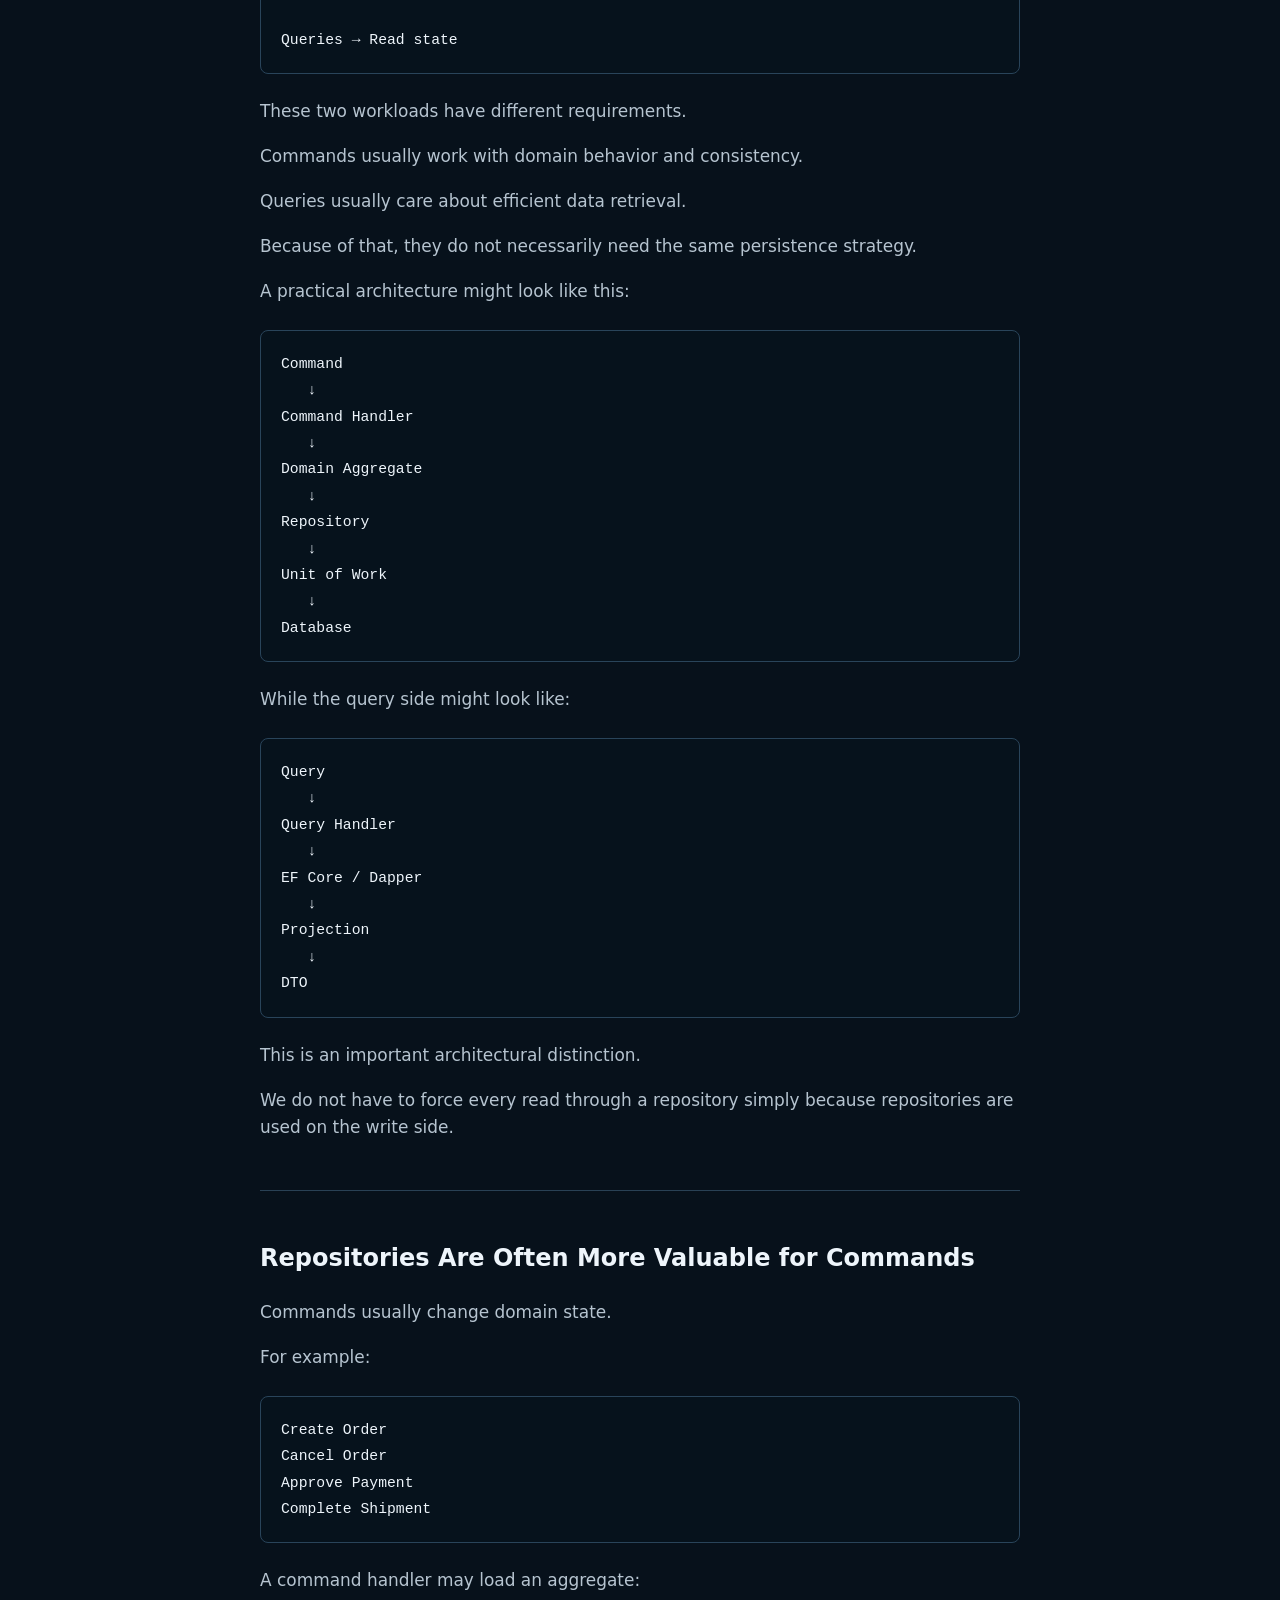
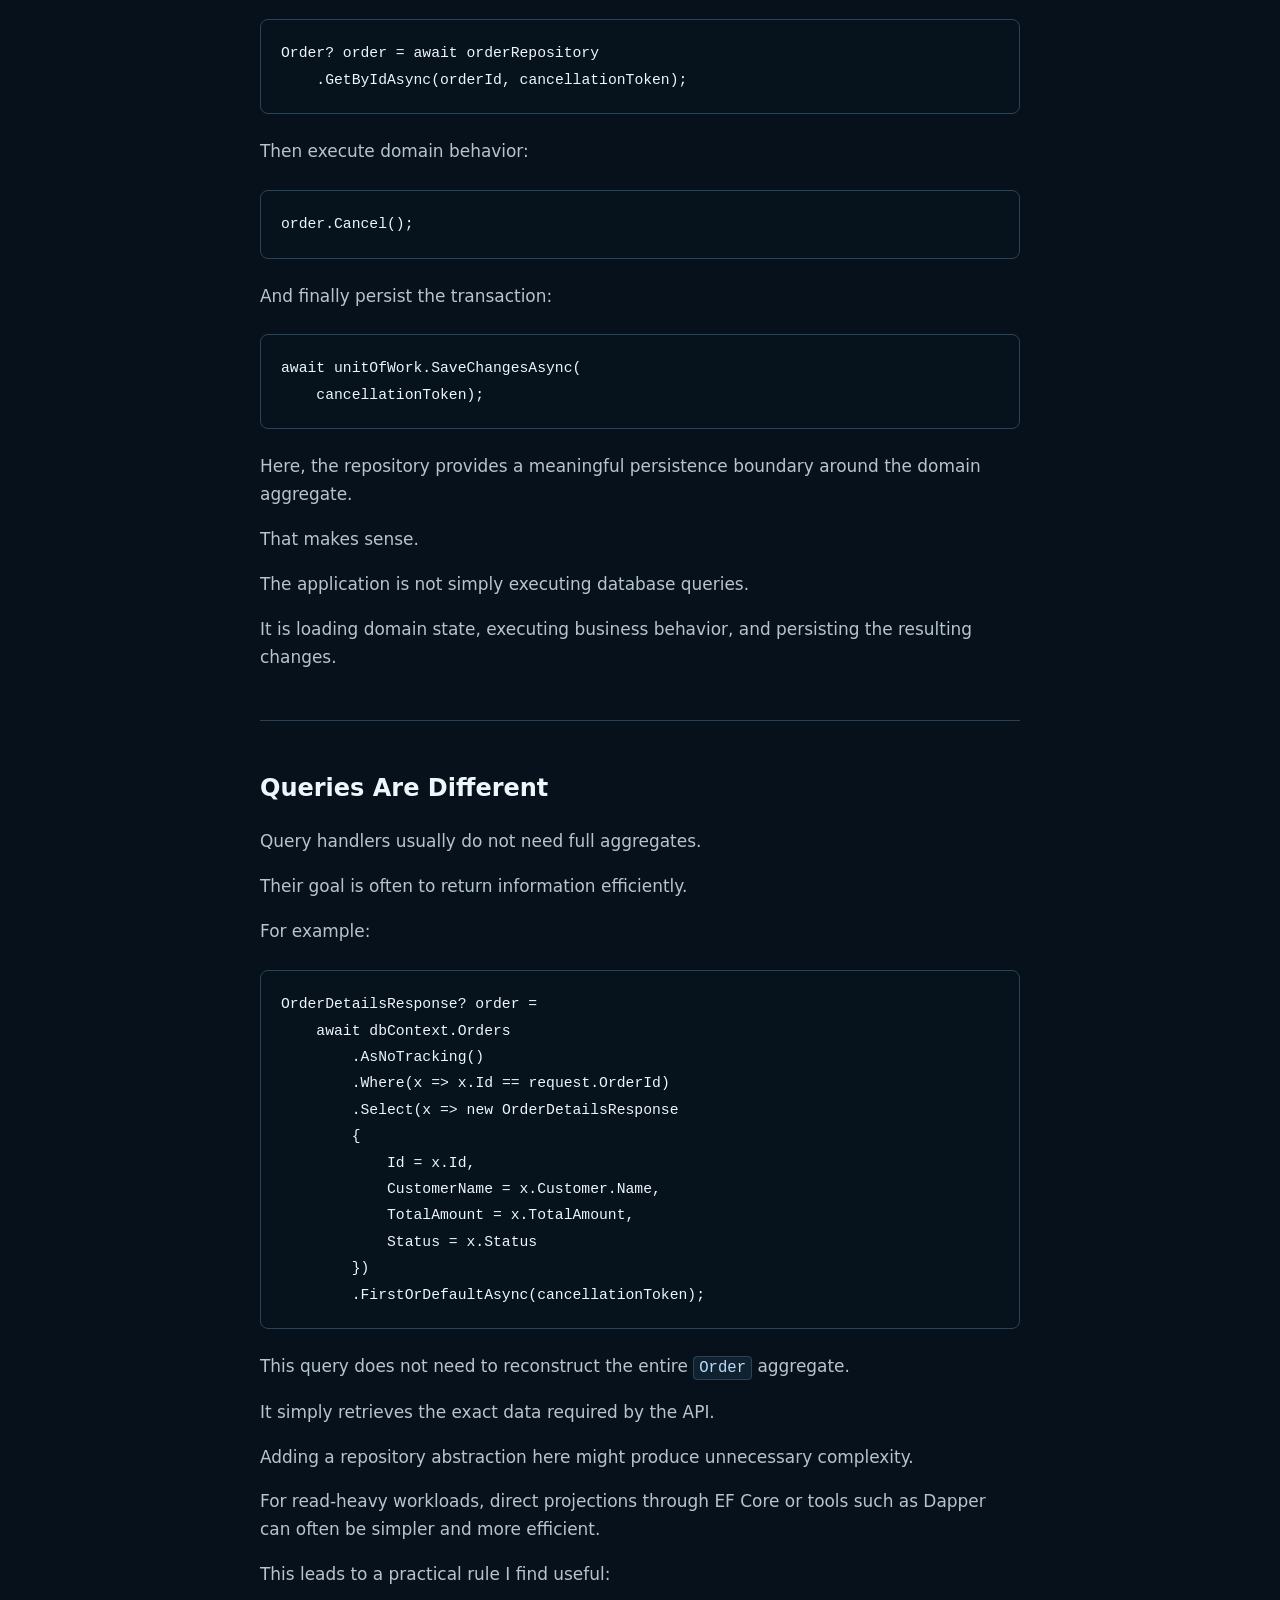
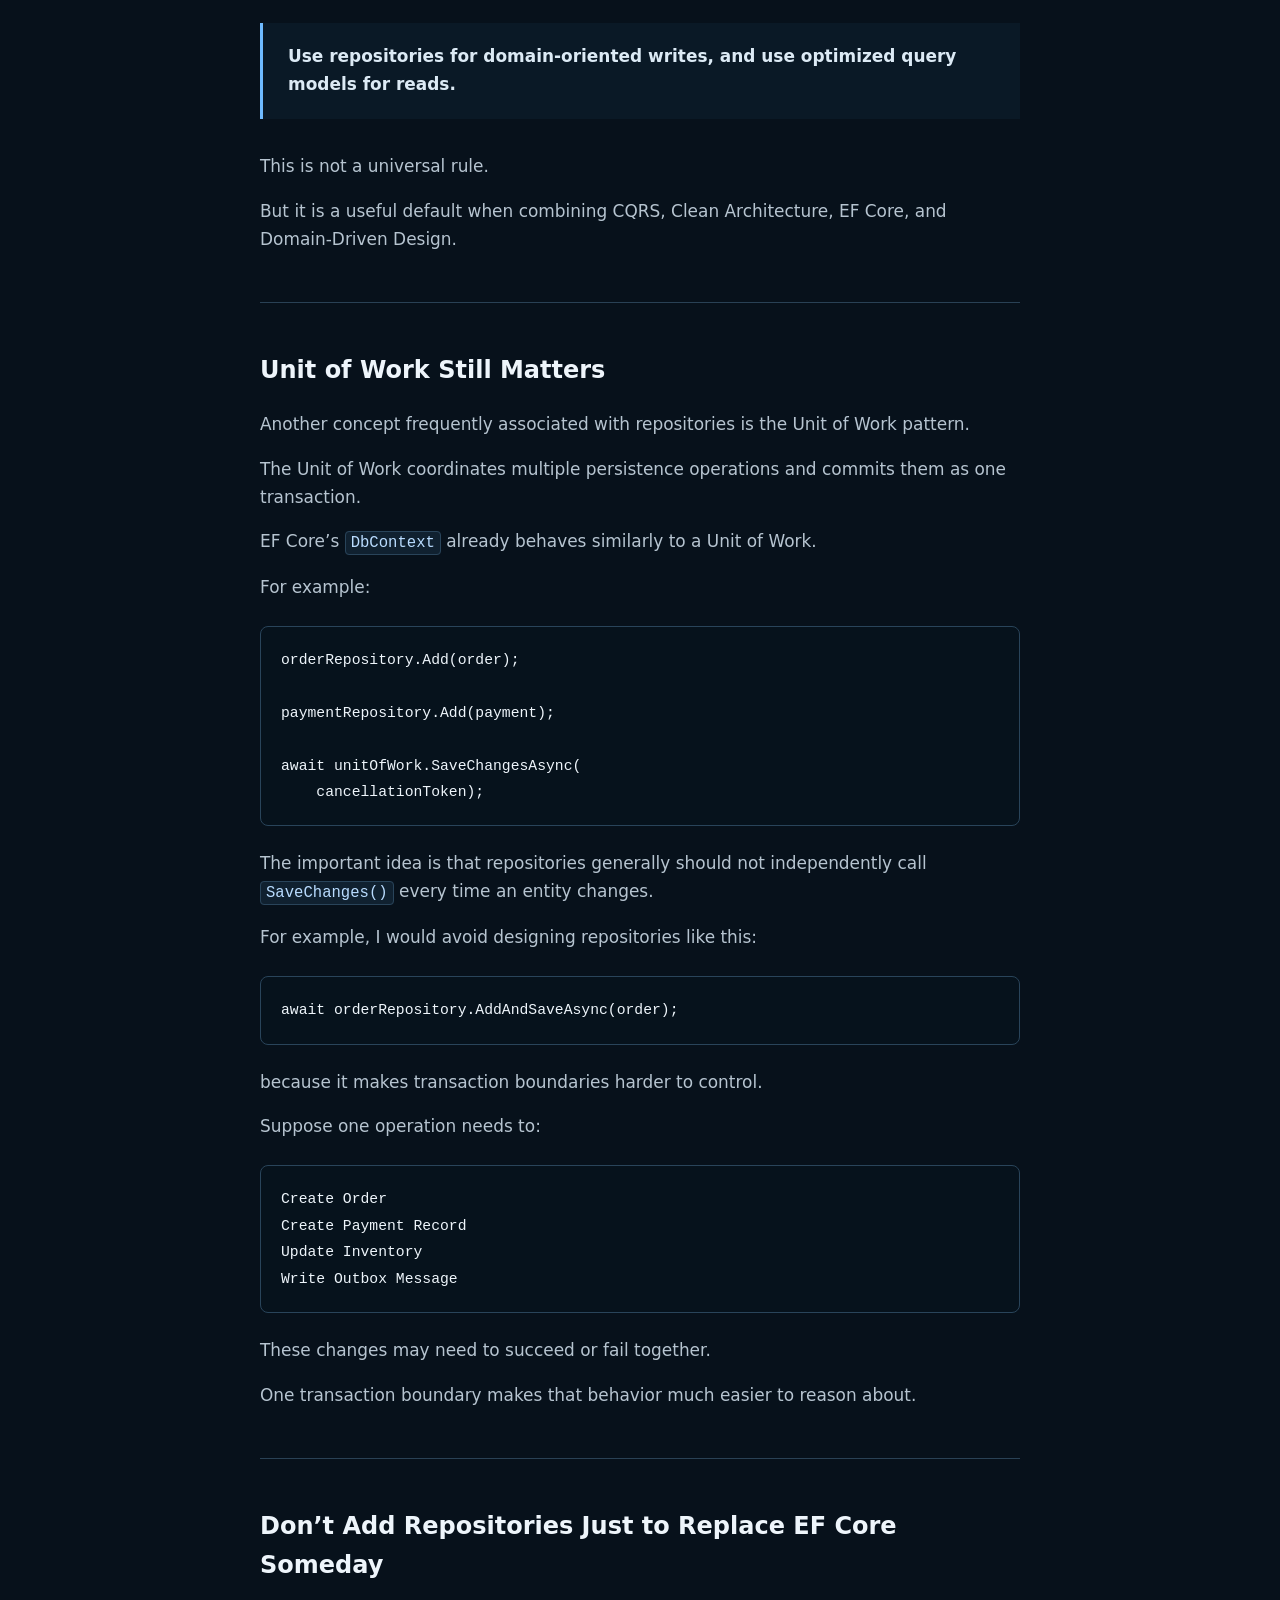
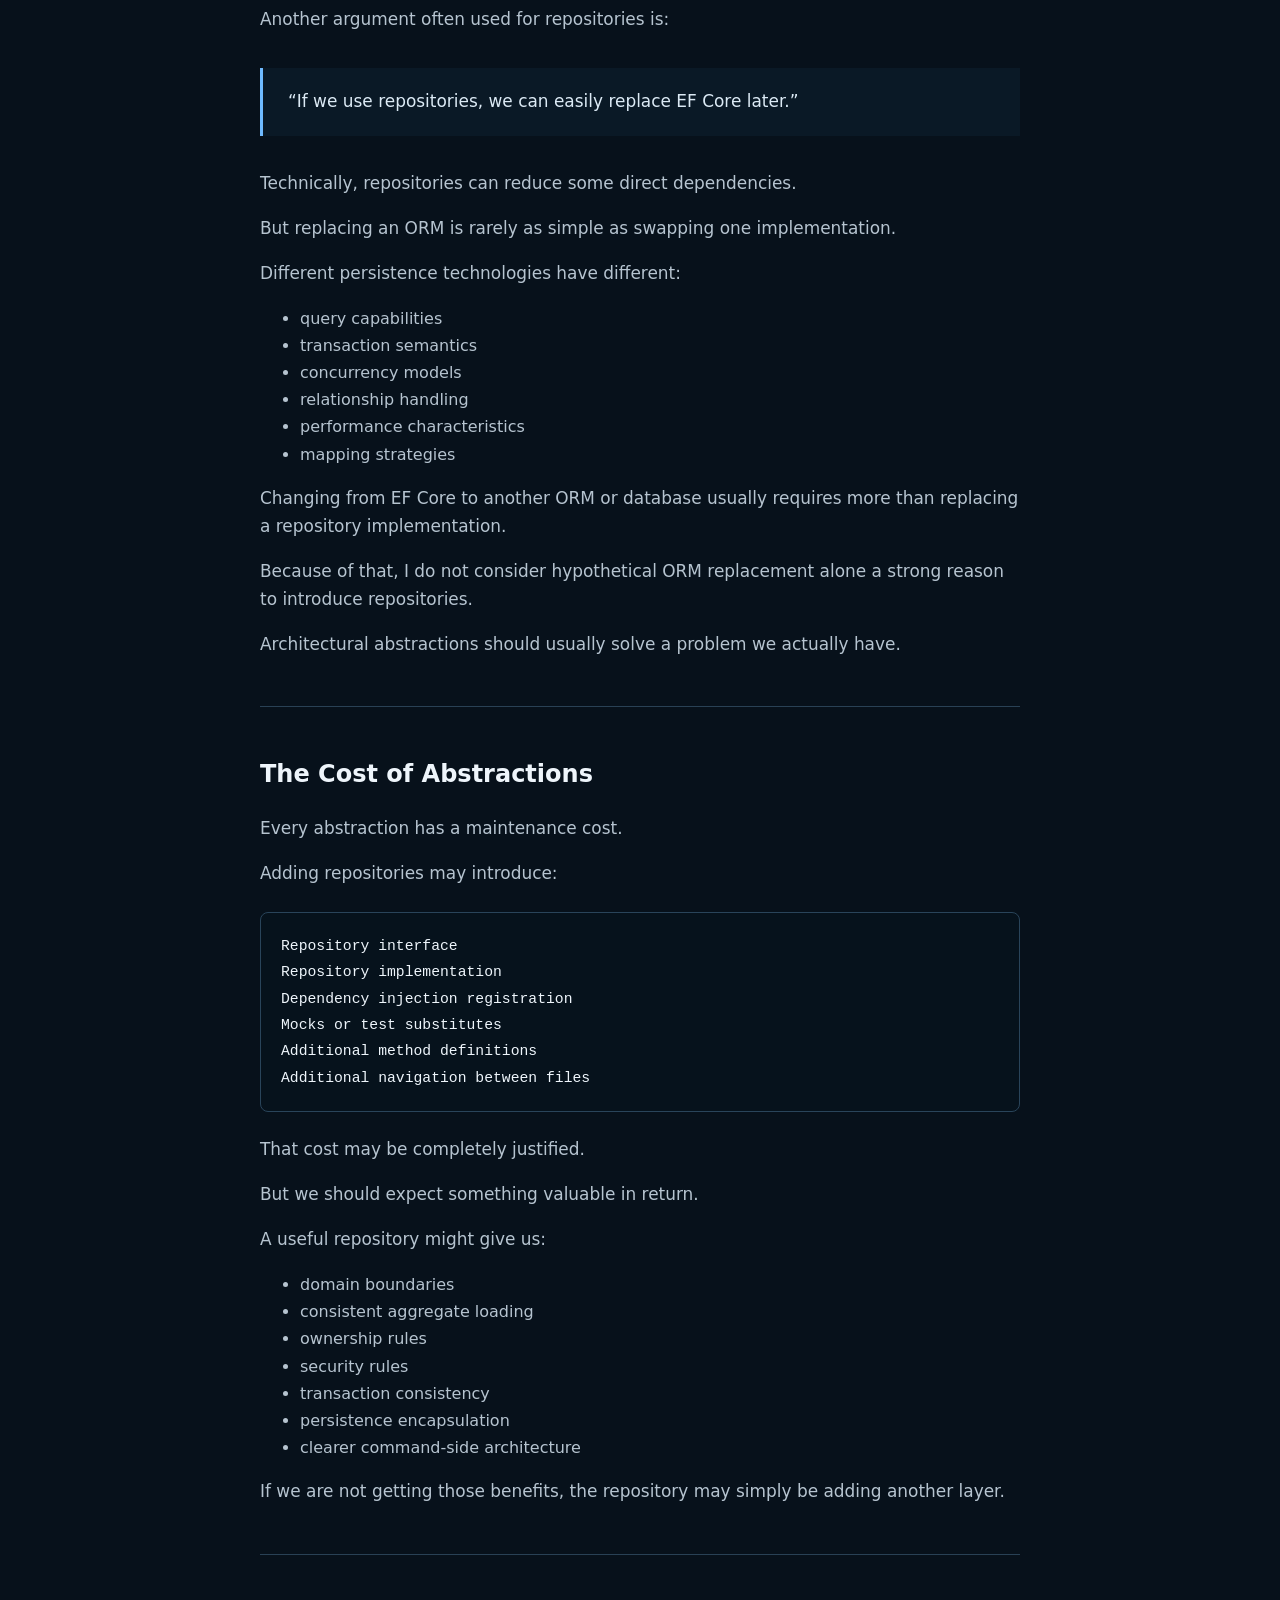
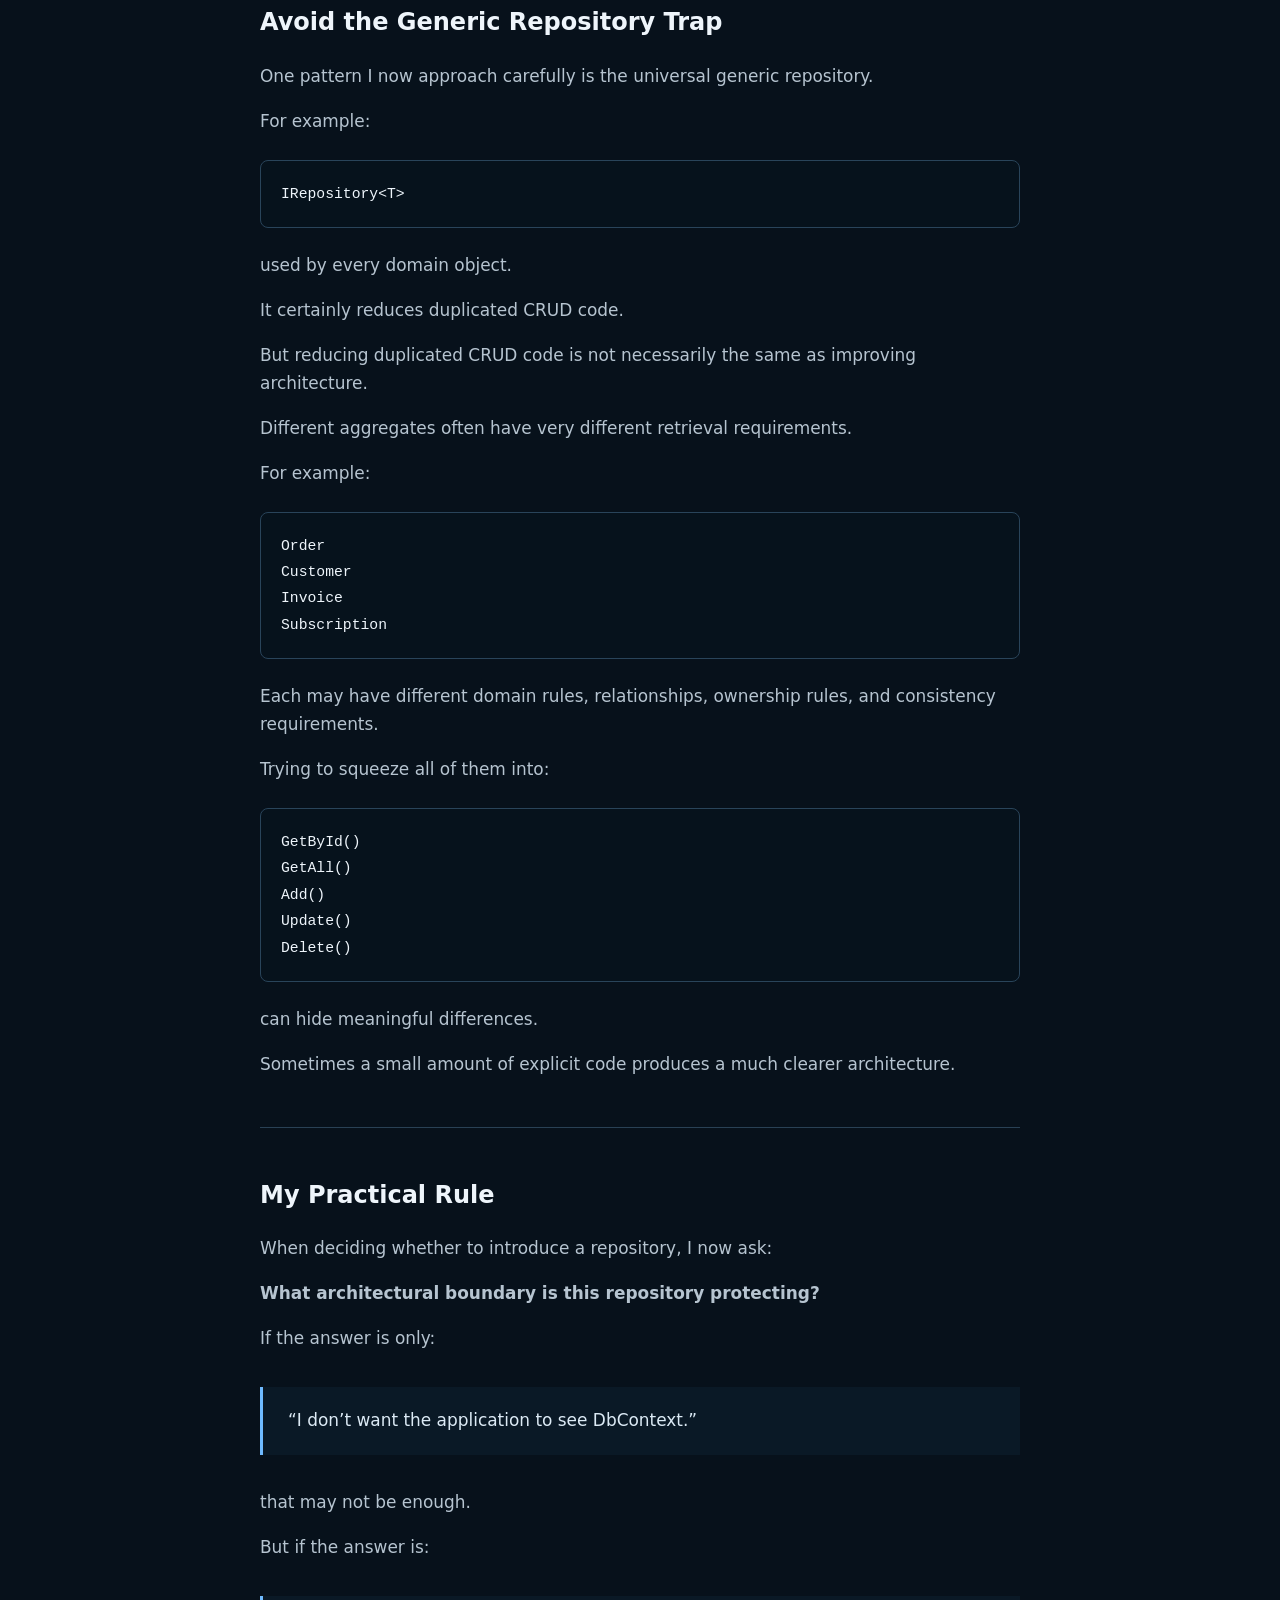
<file: articles/repository-pattern-ef-core-when-it-helps-and-when-it-becomes-overengineering/index.html>
<!doctype html><html lang="en"><head>
<meta charset="utf-8"><meta name="viewport" content="width=device-width,initial-scale=1">
<title>Repository Pattern with EF Core: When It Helps and When It Becomes Overengineering | Edwin Deloso</title>
<meta name="description" content="A practical look at the Repository Pattern with EF Core: aggregate boundaries, CQRS, Unit of Work, IQueryable, generic repositories, and when abstraction becomes overengineering.">
<meta name="author" content="Edwin Deloso"><meta name="robots" content="index,follow,max-image-preview:large"><meta name="theme-color" content="#07111b">
<link rel="canonical" href="https://edwindeloso.com/articles/repository-pattern-ef-core-when-it-helps-and-when-it-becomes-overengineering/">
<meta property="og:type" content="article"><meta property="og:title" content="Repository Pattern with EF Core: When It Helps and When It Becomes Overengineering"><meta property="og:description" content="EF Core already provides repository-like capabilities. So what problem should a repository actually solve?"><meta property="og:url" content="https://edwindeloso.com/articles/repository-pattern-ef-core-when-it-helps-and-when-it-becomes-overengineering/"><meta property="og:site_name" content="Edwin Deloso"><meta property="og:image" content="https://edwindeloso.com/assets/edwindelosologo.png"><meta property="article:published_time" content="2026-09-28"><meta property="article:author" content="Edwin Deloso">
<meta name="twitter:card" content="summary"><meta name="twitter:title" content="Repository Pattern with EF Core | Edwin Deloso"><meta name="twitter:description" content="When repositories add real architectural value with EF Core—and when they become ceremony."><meta name="twitter:image" content="https://edwindeloso.com/assets/edwindelosologo.png">
<script type="application/ld+json">{"@context":"https://schema.org","@type":"Article","headline":"Repository Pattern with EF Core: When It Helps and When It Becomes Overengineering","description":"A practical look at when repositories add architectural value with EF Core and when they become unnecessary abstraction.","datePublished":"2026-09-28","dateModified":"2026-09-28","mainEntityOfPage":"https://edwindeloso.com/articles/repository-pattern-ef-core-when-it-helps-and-when-it-becomes-overengineering/","author":{"@type":"Person","@id":"https://edwindeloso.com/#person","name":"Edwin Deloso","url":"https://edwindeloso.com/"},"publisher":{"@type":"Person","@id":"https://edwindeloso.com/#person","name":"Edwin Deloso"},"keywords":[".NET","ASP.NET Core","Entity Framework Core","Clean Architecture","Repository Pattern","CQRS","Domain-Driven Design","Software Architecture"]}</script>
<!-- Google tag (gtag.js) -->
<script async src="https://www.googletagmanager.com/gtag/js?id=G-X8E6S5GKC9"></script>
<script>window.dataLayer=window.dataLayer||[];function gtag(){dataLayer.push(arguments);}gtag('js',new Date());gtag('config','G-X8E6S5GKC9');</script>
<link rel="stylesheet" href="../../css/styles.css"></head><body>
<header class="nav"><a class="article-brand" href="../../" aria-label="Edwin Deloso — Learning the Next Thing"><img src="../../assets/edwindelosologo.png" alt="Edwin Deloso — Learning the Next Thing"></a><nav><a href="../../#story">Story</a><a href="../../#journey">Journey</a><a href="../../#notes">Engineering Notes</a><a href="../../#keep-learning">Keep Learning</a><a href="../../#contact">Contact</a></nav></header>
<main class="article-shell"><a class="article-back" href="../../#keep-learning">← Keep Learning</a><header class="article-header"><p class="eyebrow">.NET · EF CORE · SOFTWARE ARCHITECTURE</p><h1>Repository Pattern with EF Core: When It Helps and When It Becomes Overengineering</h1><p class="article-deck">EF Core already provides many repository-like capabilities. The more useful architectural question is: what problem is another repository actually solving?</p><div class="article-meta"><span>By Edwin Deloso</span><span>September 28, 2026</span><span>Keep Learning · No. 1</span></div></header>
<article class="article-body technical-article"><p>The Repository Pattern is one of those architectural patterns that
almost every .NET developer eventually encounters.</p>
<p>It appears frequently in Clean Architecture examples, Domain-Driven
Design discussions, enterprise applications, and software architecture
courses.</p>
<p>The usual idea sounds reasonable:</p>
<blockquote>
<p>Put a repository between your application and your database so your
business logic does not depend directly on persistence technology.</p>
</blockquote>
<p>But once Entity Framework Core enters the picture, things become less
obvious.</p>
<p>EF Core already provides many of the capabilities that developers
traditionally expect from repositories and Unit of Work
implementations.</p>
<p>That raises an important architectural question:</p>
<p><strong>Do we still need repositories when using EF
Core?</strong></p>
<p>The answer, in my view, is not simply yes or no.</p>
<p>The more useful question is:</p>
<p><strong>What problem is the repository actually solving?</strong></p>
<hr />
<h2 id="the-traditional-repository-pattern">The Traditional Repository
Pattern</h2>
<p>A common implementation looks something like this:</p>
<div class="sourceCode" id="cb1"><pre
class="sourceCode csharp"><code class="sourceCode cs"><span id="cb1-1"><a href="#cb1-1" aria-hidden="true" tabindex="-1"></a><span class="kw">public</span> <span class="kw">interface</span> IRepository<span class="op">&lt;</span>T<span class="op">&gt;</span></span>
<span id="cb1-2"><a href="#cb1-2" aria-hidden="true" tabindex="-1"></a>    where T <span class="op">:</span> <span class="kw">class</span></span>
<span id="cb1-3"><a href="#cb1-3" aria-hidden="true" tabindex="-1"></a><span class="op">{</span></span>
<span id="cb1-4"><a href="#cb1-4" aria-hidden="true" tabindex="-1"></a>    Task<span class="op">&lt;</span>T<span class="op">?&gt;</span> <span class="fu">GetByIdAsync</span><span class="op">(</span>Guid id<span class="op">);</span></span>
<span id="cb1-5"><a href="#cb1-5" aria-hidden="true" tabindex="-1"></a></span>
<span id="cb1-6"><a href="#cb1-6" aria-hidden="true" tabindex="-1"></a>    Task<span class="op">&lt;</span>IReadOnlyList<span class="op">&lt;</span>T<span class="op">&gt;&gt;</span> <span class="fu">GetAllAsync</span><span class="op">();</span></span>
<span id="cb1-7"><a href="#cb1-7" aria-hidden="true" tabindex="-1"></a></span>
<span id="cb1-8"><a href="#cb1-8" aria-hidden="true" tabindex="-1"></a>    <span class="dt">void</span> <span class="fu">Add</span><span class="op">(</span>T entity<span class="op">);</span></span>
<span id="cb1-9"><a href="#cb1-9" aria-hidden="true" tabindex="-1"></a></span>
<span id="cb1-10"><a href="#cb1-10" aria-hidden="true" tabindex="-1"></a>    <span class="dt">void</span> <span class="fu">Update</span><span class="op">(</span>T entity<span class="op">);</span></span>
<span id="cb1-11"><a href="#cb1-11" aria-hidden="true" tabindex="-1"></a></span>
<span id="cb1-12"><a href="#cb1-12" aria-hidden="true" tabindex="-1"></a>    <span class="dt">void</span> <span class="fu">Delete</span><span class="op">(</span>T entity<span class="op">);</span></span>
<span id="cb1-13"><a href="#cb1-13" aria-hidden="true" tabindex="-1"></a><span class="op">}</span></span></code></pre></div>
<p>Then every entity gets the same abstraction:</p>
<div class="sourceCode" id="cb2"><pre
class="sourceCode csharp"><code class="sourceCode cs"><span id="cb2-1"><a href="#cb2-1" aria-hidden="true" tabindex="-1"></a>IRepository<span class="op">&lt;</span>User<span class="op">&gt;</span></span>
<span id="cb2-2"><a href="#cb2-2" aria-hidden="true" tabindex="-1"></a>IRepository<span class="op">&lt;</span>Order<span class="op">&gt;</span></span>
<span id="cb2-3"><a href="#cb2-3" aria-hidden="true" tabindex="-1"></a>IRepository<span class="op">&lt;</span>Product<span class="op">&gt;</span></span>
<span id="cb2-4"><a href="#cb2-4" aria-hidden="true" tabindex="-1"></a>IRepository<span class="op">&lt;</span>Customer<span class="op">&gt;</span></span></code></pre></div>
<p>At first glance, this looks clean.</p>
<p>The application no longer talks directly to EF Core.</p>
<p>But there is a potential problem.</p>
<p>We may simply be recreating functionality that
<code>DbSet&lt;T&gt;</code> already provides.</p>
<p>EF Core already supports:</p>
<ul>
<li>entity tracking</li>
<li>querying</li>
<li>inserts</li>
<li>updates</li>
<li>deletes</li>
<li>change detection</li>
<li>transactions</li>
<li>persistence coordination</li>
</ul>
<p>If our repository merely forwards calls to
<code>DbSet&lt;T&gt;</code>, then the abstraction may not be adding much
architectural value.</p>
<p>Instead, we may simply be introducing another layer developers need
to understand, maintain, and test.</p>
<hr />
<h2 id="ef-core-already-behaves-like-a-repository">EF Core Already
Behaves Like a Repository</h2>
<p>Consider a typical EF Core <code>DbContext</code>.</p>
<div class="sourceCode" id="cb3"><pre
class="sourceCode csharp"><code class="sourceCode cs"><span id="cb3-1"><a href="#cb3-1" aria-hidden="true" tabindex="-1"></a><span class="kw">public</span> <span class="kw">sealed</span> <span class="kw">class</span> ApplicationDbContext <span class="op">:</span> DbContext</span>
<span id="cb3-2"><a href="#cb3-2" aria-hidden="true" tabindex="-1"></a><span class="op">{</span></span>
<span id="cb3-3"><a href="#cb3-3" aria-hidden="true" tabindex="-1"></a>    <span class="kw">public</span> DbSet<span class="op">&lt;</span>Order<span class="op">&gt;</span> Orders <span class="op">{</span> <span class="kw">get</span><span class="op">;</span> <span class="kw">set</span><span class="op">;</span> <span class="op">}</span></span>
<span id="cb3-4"><a href="#cb3-4" aria-hidden="true" tabindex="-1"></a></span>
<span id="cb3-5"><a href="#cb3-5" aria-hidden="true" tabindex="-1"></a>    <span class="kw">public</span> DbSet<span class="op">&lt;</span>Customer<span class="op">&gt;</span> Customers <span class="op">{</span> <span class="kw">get</span><span class="op">;</span> <span class="kw">set</span><span class="op">;</span> <span class="op">}</span></span>
<span id="cb3-6"><a href="#cb3-6" aria-hidden="true" tabindex="-1"></a></span>
<span id="cb3-7"><a href="#cb3-7" aria-hidden="true" tabindex="-1"></a>    <span class="kw">public</span> DbSet<span class="op">&lt;</span>Product<span class="op">&gt;</span> Products <span class="op">{</span> <span class="kw">get</span><span class="op">;</span> <span class="kw">set</span><span class="op">;</span> <span class="op">}</span></span>
<span id="cb3-8"><a href="#cb3-8" aria-hidden="true" tabindex="-1"></a><span class="op">}</span></span></code></pre></div>
<p>Each <code>DbSet&lt;T&gt;</code> already gives us repository-like
behavior.</p>
<p>For example:</p>
<div class="sourceCode" id="cb4"><pre
class="sourceCode csharp"><code class="sourceCode cs"><span id="cb4-1"><a href="#cb4-1" aria-hidden="true" tabindex="-1"></a>Order<span class="op">?</span> order <span class="op">=</span> await dbContext<span class="op">.</span><span class="fu">Orders</span></span>
<span id="cb4-2"><a href="#cb4-2" aria-hidden="true" tabindex="-1"></a>    <span class="op">.</span><span class="fu">FirstOrDefaultAsync</span><span class="op">(</span></span>
<span id="cb4-3"><a href="#cb4-3" aria-hidden="true" tabindex="-1"></a>        x <span class="op">=&gt;</span> x<span class="op">.</span><span class="fu">Id</span> <span class="op">==</span> orderId<span class="op">,</span></span>
<span id="cb4-4"><a href="#cb4-4" aria-hidden="true" tabindex="-1"></a>        cancellationToken<span class="op">);</span></span></code></pre></div>
<p>Adding a generic repository may result in something like this:</p>
<div class="sourceCode" id="cb5"><pre
class="sourceCode csharp"><code class="sourceCode cs"><span id="cb5-1"><a href="#cb5-1" aria-hidden="true" tabindex="-1"></a>Order<span class="op">?</span> order <span class="op">=</span> await orderRepository</span>
<span id="cb5-2"><a href="#cb5-2" aria-hidden="true" tabindex="-1"></a>    <span class="op">.</span><span class="fu">GetByIdAsync</span><span class="op">(</span>orderId<span class="op">);</span></span></code></pre></div>
<p>The second version may look cleaner, but we should ask whether the
abstraction is protecting anything meaningful.</p>
<p>If the repository simply executes the same EF Core query internally,
we have added another layer without necessarily improving the
design.</p>
<p>This is where repository implementations can become architectural
ceremony rather than architectural value.</p>
<hr />
<h1 id="a-repository-should-represent-domain-intent">A Repository Should
Represent Domain Intent</h1>
<p>Repositories become much more useful when they communicate
<strong>business intent</strong> rather than CRUD operations.</p>
<p>Instead of this:</p>
<div class="sourceCode" id="cb6"><pre
class="sourceCode csharp"><code class="sourceCode cs"><span id="cb6-1"><a href="#cb6-1" aria-hidden="true" tabindex="-1"></a>Task<span class="op">&lt;</span>Order<span class="op">?&gt;</span> <span class="fu">GetByIdAsync</span><span class="op">(</span>Guid id<span class="op">);</span></span></code></pre></div>
<p>we might have:</p>
<div class="sourceCode" id="cb7"><pre
class="sourceCode csharp"><code class="sourceCode cs"><span id="cb7-1"><a href="#cb7-1" aria-hidden="true" tabindex="-1"></a>Task<span class="op">&lt;</span>Order<span class="op">?&gt;</span> <span class="fu">GetPendingOrderAsync</span><span class="op">(</span></span>
<span id="cb7-2"><a href="#cb7-2" aria-hidden="true" tabindex="-1"></a>    Guid orderId<span class="op">,</span></span>
<span id="cb7-3"><a href="#cb7-3" aria-hidden="true" tabindex="-1"></a>    CancellationToken cancellationToken<span class="op">);</span></span></code></pre></div>
<p>or:</p>
<div class="sourceCode" id="cb8"><pre
class="sourceCode csharp"><code class="sourceCode cs"><span id="cb8-1"><a href="#cb8-1" aria-hidden="true" tabindex="-1"></a>Task<span class="op">&lt;</span>Order<span class="op">?&gt;</span> <span class="fu">GetOrderForCustomerAsync</span><span class="op">(</span></span>
<span id="cb8-2"><a href="#cb8-2" aria-hidden="true" tabindex="-1"></a>    Guid orderId<span class="op">,</span></span>
<span id="cb8-3"><a href="#cb8-3" aria-hidden="true" tabindex="-1"></a>    Guid customerId<span class="op">,</span></span>
<span id="cb8-4"><a href="#cb8-4" aria-hidden="true" tabindex="-1"></a>    CancellationToken cancellationToken<span class="op">);</span></span></code></pre></div>
<p>Now the repository represents something meaningful in the
application.</p>
<p>The abstraction is no longer simply hiding EF Core.</p>
<p>It is expressing a domain rule.</p>
<p>That distinction is important.</p>
<p>A repository should ideally answer questions such as:</p>
<ul>
<li>Which aggregate are we loading?</li>
<li>Under what business conditions?</li>
<li>Which security or ownership rules apply?</li>
<li>What persistence behavior should remain consistent?</li>
</ul>
<p>That is much more valuable than creating a generic wrapper around
<code>DbSet&lt;T&gt;</code>.</p>
<hr />
<h1 id="repositories-work-well-around-aggregate-boundaries">Repositories
Work Well Around Aggregate Boundaries</h1>
<p>This becomes even more important when working with Domain-Driven
Design.</p>
<p>Suppose we have an <code>Order</code> aggregate:</p>
<pre class="text"><code>Order
 ├── OrderItem
 ├── ShippingAddress
 └── PaymentInformation</code></pre>
<p>It usually does not make sense to create independent repositories for
every object.</p>
<p>For example:</p>
<pre class="text"><code>IOrderRepository
IOrderItemRepository
IShippingAddressRepository
IPaymentInformationRepository</code></pre>
<p>If <code>OrderItem</code> belongs to the <code>Order</code>
aggregate, persistence should generally happen through the aggregate
root.</p>
<p>A more appropriate boundary may simply be:</p>
<div class="sourceCode" id="cb11"><pre
class="sourceCode csharp"><code class="sourceCode cs"><span id="cb11-1"><a href="#cb11-1" aria-hidden="true" tabindex="-1"></a><span class="kw">public</span> <span class="kw">interface</span> IOrderRepository</span>
<span id="cb11-2"><a href="#cb11-2" aria-hidden="true" tabindex="-1"></a><span class="op">{</span></span>
<span id="cb11-3"><a href="#cb11-3" aria-hidden="true" tabindex="-1"></a>    Task<span class="op">&lt;</span>Order<span class="op">?&gt;</span> <span class="fu">GetByIdAsync</span><span class="op">(</span></span>
<span id="cb11-4"><a href="#cb11-4" aria-hidden="true" tabindex="-1"></a>        Guid id<span class="op">,</span></span>
<span id="cb11-5"><a href="#cb11-5" aria-hidden="true" tabindex="-1"></a>        CancellationToken cancellationToken<span class="op">);</span></span>
<span id="cb11-6"><a href="#cb11-6" aria-hidden="true" tabindex="-1"></a></span>
<span id="cb11-7"><a href="#cb11-7" aria-hidden="true" tabindex="-1"></a>    <span class="dt">void</span> <span class="fu">Add</span><span class="op">(</span>Order order<span class="op">);</span></span>
<span id="cb11-8"><a href="#cb11-8" aria-hidden="true" tabindex="-1"></a><span class="op">}</span></span></code></pre></div>
<p>This reinforces an important principle:</p>
<p><strong>Repositories should follow domain boundaries, not database
tables.</strong></p>
<p>Creating one repository for every table often leads us back toward
database-driven architecture rather than domain-driven design.</p>
<hr />
<h1 id="be-careful-with-iqueryable">Be Careful with IQueryable</h1>
<p>Another common repository design is:</p>
<div class="sourceCode" id="cb12"><pre
class="sourceCode csharp"><code class="sourceCode cs"><span id="cb12-1"><a href="#cb12-1" aria-hidden="true" tabindex="-1"></a>IQueryable<span class="op">&lt;</span>Order<span class="op">&gt;</span> <span class="fu">Query</span><span class="op">();</span></span></code></pre></div>
<p>This initially seems flexible.</p>
<p>A consumer can now do:</p>
<div class="sourceCode" id="cb13"><pre
class="sourceCode csharp"><code class="sourceCode cs"><span id="cb13-1"><a href="#cb13-1" aria-hidden="true" tabindex="-1"></a>IQueryable<span class="op">&lt;</span>Order<span class="op">&gt;</span> query <span class="op">=</span> repository<span class="op">.</span><span class="fu">Query</span><span class="op">();</span></span>
<span id="cb13-2"><a href="#cb13-2" aria-hidden="true" tabindex="-1"></a></span>
<span id="cb13-3"><a href="#cb13-3" aria-hidden="true" tabindex="-1"></a>Order<span class="op">?</span> order <span class="op">=</span> await query</span>
<span id="cb13-4"><a href="#cb13-4" aria-hidden="true" tabindex="-1"></a>    <span class="op">.</span><span class="fu">Include</span><span class="op">(</span>x <span class="op">=&gt;</span> x<span class="op">.</span><span class="fu">Items</span><span class="op">)</span></span>
<span id="cb13-5"><a href="#cb13-5" aria-hidden="true" tabindex="-1"></a>    <span class="op">.</span><span class="fu">Where</span><span class="op">(</span>x <span class="op">=&gt;</span> x<span class="op">.</span><span class="fu">Status</span> <span class="op">==</span> OrderStatus<span class="op">.</span><span class="fu">Pending</span><span class="op">)</span></span>
<span id="cb13-6"><a href="#cb13-6" aria-hidden="true" tabindex="-1"></a>    <span class="op">.</span><span class="fu">FirstOrDefaultAsync</span><span class="op">();</span></span></code></pre></div>
<p>But this introduces another problem.</p>
<p>The repository abstraction now exposes the query provider.</p>
<p>Application code effectively becomes coupled to EF Core-style
querying again.</p>
<p>The repository is no longer controlling persistence behavior.</p>
<p>Different handlers may start constructing slightly different versions
of the same business rule.</p>
<p>One handler might correctly filter pending orders.</p>
<p>Another might forget the condition.</p>
<p>Another might load a different set of navigation properties.</p>
<p>Over time, persistence rules become scattered across the
application.</p>
<p>This defeats much of the reason we introduced the repository in the
first place.</p>
<p>When repositories are used, I prefer intent-specific operations
rather than exposing unrestricted <code>IQueryable</code>.</p>
<hr />
<h1 id="cqrs-changes-the-repository-discussion">CQRS Changes the
Repository Discussion</h1>
<p>The Repository Pattern becomes particularly interesting when CQRS is
introduced.</p>
<p>CQRS separates application operations into two categories:</p>
<pre class="text"><code>Commands → Change state

Queries → Read state</code></pre>
<p>These two workloads have different requirements.</p>
<p>Commands usually work with domain behavior and consistency.</p>
<p>Queries usually care about efficient data retrieval.</p>
<p>Because of that, they do not necessarily need the same persistence
strategy.</p>
<p>A practical architecture might look like this:</p>
<pre class="text"><code>Command
   ↓
Command Handler
   ↓
Domain Aggregate
   ↓
Repository
   ↓
Unit of Work
   ↓
Database</code></pre>
<p>While the query side might look like:</p>
<pre class="text"><code>Query
   ↓
Query Handler
   ↓
EF Core / Dapper
   ↓
Projection
   ↓
DTO</code></pre>
<p>This is an important architectural distinction.</p>
<p>We do not have to force every read through a repository simply
because repositories are used on the write side.</p>
<hr />
<h1 id="repositories-are-often-more-valuable-for-commands">Repositories
Are Often More Valuable for Commands</h1>
<p>Commands usually change domain state.</p>
<p>For example:</p>
<pre class="text"><code>Create Order
Cancel Order
Approve Payment
Complete Shipment</code></pre>
<p>A command handler may load an aggregate:</p>
<div class="sourceCode" id="cb18"><pre
class="sourceCode csharp"><code class="sourceCode cs"><span id="cb18-1"><a href="#cb18-1" aria-hidden="true" tabindex="-1"></a>Order<span class="op">?</span> order <span class="op">=</span> await orderRepository</span>
<span id="cb18-2"><a href="#cb18-2" aria-hidden="true" tabindex="-1"></a>    <span class="op">.</span><span class="fu">GetByIdAsync</span><span class="op">(</span>orderId<span class="op">,</span> cancellationToken<span class="op">);</span></span></code></pre></div>
<p>Then execute domain behavior:</p>
<div class="sourceCode" id="cb19"><pre
class="sourceCode csharp"><code class="sourceCode cs"><span id="cb19-1"><a href="#cb19-1" aria-hidden="true" tabindex="-1"></a>order<span class="op">.</span><span class="fu">Cancel</span><span class="op">();</span></span></code></pre></div>
<p>And finally persist the transaction:</p>
<div class="sourceCode" id="cb20"><pre
class="sourceCode csharp"><code class="sourceCode cs"><span id="cb20-1"><a href="#cb20-1" aria-hidden="true" tabindex="-1"></a>await unitOfWork<span class="op">.</span><span class="fu">SaveChangesAsync</span><span class="op">(</span></span>
<span id="cb20-2"><a href="#cb20-2" aria-hidden="true" tabindex="-1"></a>    cancellationToken<span class="op">);</span></span></code></pre></div>
<p>Here, the repository provides a meaningful persistence boundary
around the domain aggregate.</p>
<p>That makes sense.</p>
<p>The application is not simply executing database queries.</p>
<p>It is loading domain state, executing business behavior, and
persisting the resulting changes.</p>
<hr />
<h1 id="queries-are-different">Queries Are Different</h1>
<p>Query handlers usually do not need full aggregates.</p>
<p>Their goal is often to return information efficiently.</p>
<p>For example:</p>
<div class="sourceCode" id="cb21"><pre
class="sourceCode csharp"><code class="sourceCode cs"><span id="cb21-1"><a href="#cb21-1" aria-hidden="true" tabindex="-1"></a>OrderDetailsResponse<span class="op">?</span> order <span class="op">=</span></span>
<span id="cb21-2"><a href="#cb21-2" aria-hidden="true" tabindex="-1"></a>    await dbContext<span class="op">.</span><span class="fu">Orders</span></span>
<span id="cb21-3"><a href="#cb21-3" aria-hidden="true" tabindex="-1"></a>        <span class="op">.</span><span class="fu">AsNoTracking</span><span class="op">()</span></span>
<span id="cb21-4"><a href="#cb21-4" aria-hidden="true" tabindex="-1"></a>        <span class="op">.</span><span class="fu">Where</span><span class="op">(</span>x <span class="op">=&gt;</span> x<span class="op">.</span><span class="fu">Id</span> <span class="op">==</span> request<span class="op">.</span><span class="fu">OrderId</span><span class="op">)</span></span>
<span id="cb21-5"><a href="#cb21-5" aria-hidden="true" tabindex="-1"></a>        <span class="op">.</span><span class="fu">Select</span><span class="op">(</span>x <span class="op">=&gt;</span> <span class="kw">new</span> OrderDetailsResponse</span>
<span id="cb21-6"><a href="#cb21-6" aria-hidden="true" tabindex="-1"></a>        <span class="op">{</span></span>
<span id="cb21-7"><a href="#cb21-7" aria-hidden="true" tabindex="-1"></a>            Id <span class="op">=</span> x<span class="op">.</span><span class="fu">Id</span><span class="op">,</span></span>
<span id="cb21-8"><a href="#cb21-8" aria-hidden="true" tabindex="-1"></a>            CustomerName <span class="op">=</span> x<span class="op">.</span><span class="fu">Customer</span><span class="op">.</span><span class="fu">Name</span><span class="op">,</span></span>
<span id="cb21-9"><a href="#cb21-9" aria-hidden="true" tabindex="-1"></a>            TotalAmount <span class="op">=</span> x<span class="op">.</span><span class="fu">TotalAmount</span><span class="op">,</span></span>
<span id="cb21-10"><a href="#cb21-10" aria-hidden="true" tabindex="-1"></a>            Status <span class="op">=</span> x<span class="op">.</span><span class="fu">Status</span></span>
<span id="cb21-11"><a href="#cb21-11" aria-hidden="true" tabindex="-1"></a>        <span class="op">})</span></span>
<span id="cb21-12"><a href="#cb21-12" aria-hidden="true" tabindex="-1"></a>        <span class="op">.</span><span class="fu">FirstOrDefaultAsync</span><span class="op">(</span>cancellationToken<span class="op">);</span></span></code></pre></div>
<p>This query does not need to reconstruct the entire <code>Order</code>
aggregate.</p>
<p>It simply retrieves the exact data required by the API.</p>
<p>Adding a repository abstraction here might produce unnecessary
complexity.</p>
<p>For read-heavy workloads, direct projections through EF Core or tools
such as Dapper can often be simpler and more efficient.</p>
<p>This leads to a practical rule I find useful:</p>
<blockquote>
<p><strong>Use repositories for domain-oriented writes, and use
optimized query models for reads.</strong></p>
</blockquote>
<p>This is not a universal rule.</p>
<p>But it is a useful default when combining CQRS, Clean Architecture,
EF Core, and Domain-Driven Design.</p>
<hr />
<h1 id="unit-of-work-still-matters">Unit of Work Still Matters</h1>
<p>Another concept frequently associated with repositories is the Unit
of Work pattern.</p>
<p>The Unit of Work coordinates multiple persistence operations and
commits them as one transaction.</p>
<p>EF Core’s <code>DbContext</code> already behaves similarly to a Unit
of Work.</p>
<p>For example:</p>
<div class="sourceCode" id="cb22"><pre
class="sourceCode csharp"><code class="sourceCode cs"><span id="cb22-1"><a href="#cb22-1" aria-hidden="true" tabindex="-1"></a>orderRepository<span class="op">.</span><span class="fu">Add</span><span class="op">(</span>order<span class="op">);</span></span>
<span id="cb22-2"><a href="#cb22-2" aria-hidden="true" tabindex="-1"></a></span>
<span id="cb22-3"><a href="#cb22-3" aria-hidden="true" tabindex="-1"></a>paymentRepository<span class="op">.</span><span class="fu">Add</span><span class="op">(</span>payment<span class="op">);</span></span>
<span id="cb22-4"><a href="#cb22-4" aria-hidden="true" tabindex="-1"></a></span>
<span id="cb22-5"><a href="#cb22-5" aria-hidden="true" tabindex="-1"></a>await unitOfWork<span class="op">.</span><span class="fu">SaveChangesAsync</span><span class="op">(</span></span>
<span id="cb22-6"><a href="#cb22-6" aria-hidden="true" tabindex="-1"></a>    cancellationToken<span class="op">);</span></span></code></pre></div>
<p>The important idea is that repositories generally should not
independently call <code>SaveChanges()</code> every time an entity
changes.</p>
<p>For example, I would avoid designing repositories like this:</p>
<div class="sourceCode" id="cb23"><pre
class="sourceCode csharp"><code class="sourceCode cs"><span id="cb23-1"><a href="#cb23-1" aria-hidden="true" tabindex="-1"></a>await orderRepository<span class="op">.</span><span class="fu">AddAndSaveAsync</span><span class="op">(</span>order<span class="op">);</span></span></code></pre></div>
<p>because it makes transaction boundaries harder to control.</p>
<p>Suppose one operation needs to:</p>
<pre class="text"><code>Create Order
Create Payment Record
Update Inventory
Write Outbox Message</code></pre>
<p>These changes may need to succeed or fail together.</p>
<p>One transaction boundary makes that behavior much easier to reason
about.</p>
<hr />
<h1 id="dont-add-repositories-just-to-replace-ef-core-someday">Don’t Add
Repositories Just to Replace EF Core Someday</h1>
<p>Another argument often used for repositories is:</p>
<blockquote>
<p>“If we use repositories, we can easily replace EF Core later.”</p>
</blockquote>
<p>Technically, repositories can reduce some direct dependencies.</p>
<p>But replacing an ORM is rarely as simple as swapping one
implementation.</p>
<p>Different persistence technologies have different:</p>
<ul>
<li>query capabilities</li>
<li>transaction semantics</li>
<li>concurrency models</li>
<li>relationship handling</li>
<li>performance characteristics</li>
<li>mapping strategies</li>
</ul>
<p>Changing from EF Core to another ORM or database usually requires
more than replacing a repository implementation.</p>
<p>Because of that, I do not consider hypothetical ORM replacement alone
a strong reason to introduce repositories.</p>
<p>Architectural abstractions should usually solve a problem we actually
have.</p>
<hr />
<h1 id="the-cost-of-abstractions">The Cost of Abstractions</h1>
<p>Every abstraction has a maintenance cost.</p>
<p>Adding repositories may introduce:</p>
<pre class="text"><code>Repository interface
Repository implementation
Dependency injection registration
Mocks or test substitutes
Additional method definitions
Additional navigation between files</code></pre>
<p>That cost may be completely justified.</p>
<p>But we should expect something valuable in return.</p>
<p>A useful repository might give us:</p>
<ul>
<li>domain boundaries</li>
<li>consistent aggregate loading</li>
<li>ownership rules</li>
<li>security rules</li>
<li>transaction consistency</li>
<li>persistence encapsulation</li>
<li>clearer command-side architecture</li>
</ul>
<p>If we are not getting those benefits, the repository may simply be
adding another layer.</p>
<hr />
<h1 id="avoid-the-generic-repository-trap">Avoid the Generic Repository
Trap</h1>
<p>One pattern I now approach carefully is the universal generic
repository.</p>
<p>For example:</p>
<div class="sourceCode" id="cb26"><pre
class="sourceCode csharp"><code class="sourceCode cs"><span id="cb26-1"><a href="#cb26-1" aria-hidden="true" tabindex="-1"></a>IRepository<span class="op">&lt;</span>T<span class="op">&gt;</span></span></code></pre></div>
<p>used by every domain object.</p>
<p>It certainly reduces duplicated CRUD code.</p>
<p>But reducing duplicated CRUD code is not necessarily the same as
improving architecture.</p>
<p>Different aggregates often have very different retrieval
requirements.</p>
<p>For example:</p>
<pre class="text"><code>Order
Customer
Invoice
Subscription</code></pre>
<p>Each may have different domain rules, relationships, ownership rules,
and consistency requirements.</p>
<p>Trying to squeeze all of them into:</p>
<div class="sourceCode" id="cb28"><pre
class="sourceCode csharp"><code class="sourceCode cs"><span id="cb28-1"><a href="#cb28-1" aria-hidden="true" tabindex="-1"></a><span class="fu">GetById</span><span class="op">()</span></span>
<span id="cb28-2"><a href="#cb28-2" aria-hidden="true" tabindex="-1"></a><span class="fu">GetAll</span><span class="op">()</span></span>
<span id="cb28-3"><a href="#cb28-3" aria-hidden="true" tabindex="-1"></a><span class="fu">Add</span><span class="op">()</span></span>
<span id="cb28-4"><a href="#cb28-4" aria-hidden="true" tabindex="-1"></a><span class="fu">Update</span><span class="op">()</span></span>
<span id="cb28-5"><a href="#cb28-5" aria-hidden="true" tabindex="-1"></a><span class="fu">Delete</span><span class="op">()</span></span></code></pre></div>
<p>can hide meaningful differences.</p>
<p>Sometimes a small amount of explicit code produces a much clearer
architecture.</p>
<hr />
<h1 id="my-practical-rule">My Practical Rule</h1>
<p>When deciding whether to introduce a repository, I now ask:</p>
<p><strong>What architectural boundary is this repository
protecting?</strong></p>
<p>If the answer is only:</p>
<blockquote>
<p>“I don’t want the application to see DbContext.”</p>
</blockquote>
<p>that may not be enough.</p>
<p>But if the answer is:</p>
<blockquote>
<p>“This repository controls how an aggregate is loaded, protects
important business constraints, and defines a clear persistence
boundary.”</p>
</blockquote>
<p>then the abstraction probably has real value.</p>
<p>My preferred mental model looks something like this:</p>
<pre class="text"><code>Commands
   ↓
Domain / Aggregates
   ↓
Repositories
   ↓
Unit of Work
   ↓
EF Core</code></pre>
<p>while reads can remain:</p>
<pre class="text"><code>Queries
   ↓
EF Core / Dapper
   ↓
Projection
   ↓
Response DTO</code></pre>
<p>This keeps the architecture intentional without forcing every
database operation through the same abstraction.</p>
<hr />
<h1 id="patterns-are-tools-not-rules">Patterns Are Tools, Not Rules</h1>
<p>Perhaps the bigger lesson here is not really about repositories.</p>
<p>It is about architectural patterns in general.</p>
<p>Clean Architecture, CQRS, Domain-Driven Design, Repository Pattern,
Unit of Work, Mediator, Outbox, Specification Pattern, and similar
techniques are tools.</p>
<p>They solve particular problems.</p>
<p>The goal should not be to use as many patterns as possible.</p>
<p>The goal should be to create software that is:</p>
<ul>
<li>understandable</li>
<li>maintainable</li>
<li>testable</li>
<li>secure</li>
<li>evolvable</li>
</ul>
<p>Sometimes that requires another abstraction.</p>
<p>Sometimes the cleaner architecture is the one with fewer
abstractions.</p>
<p>The challenge is learning to recognize the difference.</p>
<hr />
<h1 id="final-thoughts">Final Thoughts</h1>
<p>The Repository Pattern is neither obsolete nor mandatory when using
Entity Framework Core.</p>
<p>Used poorly, it can become another layer that merely duplicates EF
Core.</p>
<p>Used intentionally, it can provide a valuable boundary around domain
aggregates and application behavior.</p>
<p>The distinction comes down to purpose.</p>
<p>Instead of asking:</p>
<blockquote>
<p><strong>Should every EF Core application use
repositories?</strong></p>
</blockquote>
<p>I think a better question is:</p>
<blockquote>
<p><strong>What problem would a repository solve in this part of my
architecture?</strong></p>
</blockquote>
<p>If there is a clear answer, use it.</p>
<p>If there isn’t, EF Core may already provide everything you need.</p>
<hr />
<h2 id="further-learning">Further Learning</h2>
<p>A significant part of how I approach these architectural decisions
comes from continuously studying experienced .NET developers and
software architects, including Milan Jovanović’s material on Clean
Architecture, Domain-Driven Design, CQRS, EF Core, and modern .NET
application architecture.</p>
<p>If you want to explore these topics in more depth, you can check out
Milan Jovanović’s courses here:</p>
<p><strong><a href="https://www.courses.milanjovanovic.tech/a/aff_l825rpg0/external?affcode=1486372_z5q14p4o" rel="noopener noreferrer">Milan Jovanović — Modular Monolith Architecture</a></strong></p>
<p><strong><a href="https://www.courses.milanjovanovic.tech/a/aff_9044l6t3/external?affcode=1486372_z5q14p4o" rel="noopener noreferrer">Milan Jovanović — Pragmatic REST APIs</a></strong></p>
<p><strong><a href="https://www.courses.milanjovanovic.tech/a/aff_q2snzxhl/external?affcode=1486372_z5q14p4o" rel="noopener noreferrer">Milan Jovanović — Pragmatic Clean Architecture</a></strong></p>
<p><em>Disclosure: Some links on this page may be affiliate links. If
you purchase through one of these links, I may receive a commission at
no additional cost to you. The opinions and architectural conclusions in
this article are my own and are based on my learning and practical
experience.</em></p>
<hr />
<p class="article-tags"><strong>Tags:</strong> .NET, ASP.NET Core, Entity Framework Core,
Clean Architecture, Repository Pattern, CQRS, Domain-Driven Design,
Software Architecture</p>
</article></main>
<footer class="article-footer"><span>© <span id="year"></span> Edwin Deloso · Learning the Next Thing.</span><a href="../../#keep-learning">More Keep Learning →</a></footer><script src="../../js/main.js"></script></body></html>
</file>
<file: css/styles.css>
*{box-sizing:border-box}html{scroll-behavior:smooth}body{margin:0;background:#07111b;color:#eef5fb;font:16px/1.65 system-ui,-apple-system,Segoe UI,sans-serif}a{color:inherit;text-decoration:none}.nav{position:sticky;top:0;z-index:9;height:72px;padding:0 5vw;display:flex;align-items:center;justify-content:space-between;background:#07111bef;border-bottom:1px solid #1c3042;backdrop-filter:blur(12px)}.brand{font-weight:800;color:#83c5ff}.nav nav{display:flex;gap:24px}.nav nav a{color:#a8b8c7;font-size:.9rem}.nav nav a:hover{color:#fff}#menu{display:none;background:none;border:1px solid #345069;color:#fff;border-radius:6px;padding:8px 12px}.hero{max-width:1400px;min-height:78vh;margin:auto;padding:90px 6vw;display:grid;grid-template-columns:1.2fr .8fr;gap:70px;align-items:center;background:radial-gradient(circle at 75% 25%,#143652 0,transparent 32%)}.eyebrow{font-size:.72rem;letter-spacing:.23em;color:#79bdff;font-weight:800}.hero h1,.section h2{letter-spacing:-.045em;line-height:1.02}.hero h1{font-size:clamp(3.4rem,7vw,6.8rem);margin:15px 0}.hero h1 span,.ai h2 span{color:#86c6ff}.lead{color:#b6c4d0;font-size:1.15rem;max-width:700px}.actions{display:flex;gap:12px;margin-top:28px}.btn{padding:11px 18px;background:#3189e8;border:1px solid #3189e8;border-radius:7px;font-weight:700}.ghost{background:transparent;border-color:#45627a}.terminal{background:#081621;border:1px solid #315069;border-radius:9px;overflow:hidden;box-shadow:0 30px 70px #0006}.bar{background:#102130;padding:10px 15px;color:#617d92;font-size:.75rem}.terminal pre{padding:24px 28px;font:14px/1.6 Consolas,monospace;white-space:pre-wrap}.terminal pre span{color:#77c0ff;font-weight:800}.quote{text-align:center;padding:26px;border-block:1px solid #1c3042;background:#0a1825;color:#a8c7df}.section{max-width:1280px;margin:auto;padding:95px 5vw;border-bottom:1px solid #182c3d}.section h2{font-size:clamp(2.1rem,4vw,3.7rem);margin:12px 0 30px}.section p{color:#afbdc9}.two,.ai,.contact{display:grid;grid-template-columns:1.2fr .8fr;gap:60px}.card{background:#0b1b29;border:1px solid #2c4860;border-radius:9px;padding:28px}.code{display:flex;flex-direction:column;gap:15px}.code b{font-family:Consolas,monospace}.code small,.cards small,.education small{color:#6fbaff;letter-spacing:.12em}.intro{max-width:820px}.eras{margin-top:40px;border-top:1px solid #294155}.eras article{display:grid;grid-template-columns:180px 1fr;gap:35px;padding:28px 0;border-bottom:1px solid #22394c}.eras time,.history time{color:#6fbaff;font:700 .82rem Consolas,monospace}.eras h3{margin:0 0 7px}.eras p{margin:0}details{margin-top:35px;border:1px solid #29465c;border-radius:8px;background:#091824}summary{cursor:pointer;padding:18px 22px;color:#a8d5ff;font-weight:700}.history{display:grid;grid-template-columns:1fr 1fr;gap:0 35px;padding:0 22px 20px}.history p{display:flex;flex-direction:column;border-top:1px solid #20384b;padding:15px 0;margin:0}.history b{color:#eef5fb}.history span{font-size:.9rem;color:#8fa3b5}.history em{font-style:normal;font-size:.76rem;letter-spacing:.08em;text-transform:uppercase;color:#79bdff;margin-top:7px}.cards{display:grid;grid-template-columns:repeat(5,1fr);gap:12px}.cards article,.education article{background:#0a1926;border:1px solid #29445a;border-radius:8px;padding:23px}.cards article{min-height:215px}.cards h3{margin-top:42px}.cards p{font-size:.9rem}.ai{background:radial-gradient(circle at 85% 50%,#123754 0,transparent 35%)}.ai>div>p{max-width:700px}.principles{display:grid;grid-template-columns:1fr 1fr;gap:12px;align-content:center}.principles p{background:#0a1926;border:1px solid #31516b;border-radius:8px;padding:22px;margin:0}.principles b,.principles span{display:block}.principles b{color:#82c6ff;font-size:1.15rem}.principles span{font-size:.85rem}.education{display:grid;grid-template-columns:repeat(4,1fr);gap:12px}.education h3{font-size:1.05rem;margin:20px 0 5px}.center{text-align:center;max-width:1000px}.center>p{max-width:720px;margin:18px auto}.center blockquote{font-size:clamp(1.4rem,3vw,2.25rem);border-block:1px solid #31516b;padding:30px;margin:40px auto}.center blockquote b{color:#86c6ff}.path{font:800 clamp(1.1rem,3vw,2rem) Consolas,monospace;margin:38px 0;color:#8197a9}.path span{color:#d7e6f2}.path b{color:#79c0ff;border:1px solid #3e6e94;padding:7px 12px;border-radius:6px}.contact{align-items:center}.contact a{display:block;padding:17px 5px;border-bottom:1px solid #294155;font-weight:700}.contact a:hover{color:#79c0ff}footer{max-width:1280px;margin:auto;padding:32px 5vw;display:flex;justify-content:space-between;color:#71879a;font-size:.85rem}@media(max-width:1000px){.hero,.two,.ai,.contact{grid-template-columns:1fr}.terminal{max-width:650px}.cards{grid-template-columns:1fr 1fr}.education{grid-template-columns:1fr 1fr}}@media(max-width:700px){.nav nav{display:none;position:absolute;top:72px;left:0;right:0;padding:20px;background:#091824;flex-direction:column}.nav nav.open{display:flex}#menu{display:block}.hero{padding-top:65px}.eras article{grid-template-columns:1fr;gap:5px}.history{grid-template-columns:1fr}.cards,.education,.principles{grid-template-columns:1fr}.actions{flex-direction:column;align-items:flex-start}footer{flex-direction:column;gap:5px}}
.notes-grid{display:grid;grid-template-columns:minmax(0,760px);gap:18px;margin-top:38px}.note-card{background:#0a1926;border:1px solid #29445a;border-radius:9px;padding:30px}.note-card small{color:#6fbaff;letter-spacing:.12em}.note-card h3{font-size:1.45rem;line-height:1.3;margin:18px 0 12px}.note-card a{display:inline-block;margin-top:10px;color:#86c6ff;font-weight:800}.note-card a:hover{text-decoration:underline}.article-shell{max-width:900px;margin:auto;padding:70px 5vw 110px}.article-header{padding-bottom:40px;border-bottom:1px solid #294155}.article-header h1{font-size:clamp(2.7rem,6vw,5rem);line-height:1.04;letter-spacing:-.045em;margin:14px 0 22px}.article-deck{font-size:1.2rem;color:#b6c4d0;max-width:760px}.article-meta{display:flex;gap:16px;flex-wrap:wrap;color:#7890a4;font-size:.88rem}.article-body{max-width:760px;margin:50px auto 0}.article-body h2{font-size:clamp(1.65rem,3vw,2.35rem);line-height:1.15;margin:55px 0 18px;letter-spacing:-.025em}.article-body p{color:#b6c4d0;font-size:1.06rem}.article-body blockquote{margin:34px 0;padding:20px 25px;border-left:3px solid #6fbaff;background:#0a1926;color:#dceaf5;font-size:1.18rem}.article-body blockquote p{margin:0;color:#dceaf5}.article-body .moment{border:1px solid #31516b;border-radius:9px;background:#091824;padding:24px 28px;margin:30px 0}.article-body .moment p{margin:.5rem 0}.article-body .closing{margin-top:60px;padding-top:30px;border-top:1px solid #294155}.article-back{color:#86c6ff;font-weight:700}.article-footer{max-width:900px;margin:auto;padding:30px 5vw;border-top:1px solid #182c3d;color:#71879a;font-size:.85rem;display:flex;justify-content:space-between}.article-footer a{color:#86c6ff}@media(max-width:700px){.article-shell{padding-top:45px}.article-meta{flex-direction:column;gap:3px}.article-footer{flex-direction:column;gap:6px}}

/* Site content additions */
.hero-slogan{margin:10px 0 0;color:#83c5ff;font-weight:900;letter-spacing:.18em;font-size:.92rem}
.notes-grid{grid-template-columns:repeat(2,minmax(0,1fr));max-width:1100px}
.note-card{display:flex;flex-direction:column}
.note-card a{margin-top:auto;padding-top:12px}
.next-note{margin-top:55px;padding:26px 28px;border:1px solid #31516b;border-radius:9px;background:#091824}
.next-note small{color:#6fbaff;letter-spacing:.12em;font-weight:800}
.next-note h2{margin:10px 0}
.next-note p{margin-bottom:0}

/* Canonical site branding — replaces V3/V3.1/V3.2/V3.5 overrides */
.nav{height:86px}

.brand-logo,
.article-brand{
    display:flex;
    align-items:center;
    flex:0 0 auto;
    padding:0;
    margin:0;
    background:transparent;
    border-radius:0;
    overflow:visible;
    line-height:0;
}

.brand-logo img,
.article-brand img{
    display:block;
    width:300px;
    height:auto;
    max-width:none;
    max-height:none;
}

@media(max-width:800px){
    .notes-grid{grid-template-columns:1fr}
    .nav{padding-inline:3vw}
    .brand-logo img,
    .article-brand img{
        width:240px;
        max-width:65vw;
    }
}

@media(max-width:420px){
    .brand-logo img,
    .article-brand img{
        width:205px;
        max-width:70vw;
    }
}

/* Keep Learning technical articles */
.learning-card{border-color:#31516b}.technical-article pre{overflow-x:auto;background:#06121c;border:1px solid #29445a;border-radius:8px;padding:20px;margin:24px 0}.technical-article code{font-family:Consolas,"Courier New",monospace;font-size:.92em}.technical-article p code,.technical-article li code{background:#102130;border:1px solid #29445a;border-radius:4px;padding:2px 5px;color:#b9dcff}.technical-article ul{color:#b6c4d0;line-height:1.7}.technical-article hr{border:0;border-top:1px solid #294155;margin:48px 0}.technical-article a{color:#86c6ff;text-decoration:underline}.technical-article .disclosure{font-size:.92rem;border-left:3px solid #31516b;padding-left:16px}.article-tags{margin-top:40px;padding-top:20px;border-top:1px solid #294155}.learning-grid{grid-template-columns:repeat(2,minmax(0,1fr));max-width:1100px}


/* Professional feedback — brief, anonymized evidence from 2026 reviews */
.evidence-section{position:relative}
.evidence-grid{display:grid;grid-template-columns:repeat(2,minmax(0,1fr));gap:18px;margin-top:28px;max-width:1100px}
.evidence-card{margin:0;padding:24px;border:1px solid #31516b;border-radius:9px;background:#091824}
.evidence-card p{margin:0 0 18px;color:#e7f0f7;font-size:1.05rem;line-height:1.65}
.evidence-card footer{color:#83c5ff;font-size:.82rem;font-weight:800;letter-spacing:.08em;text-transform:uppercase}
.evidence-note{max-width:920px;margin-top:24px;color:#8fa2b2;font-size:.9rem;line-height:1.65}
@media(max-width:800px){.evidence-grid{grid-template-columns:1fr}}

@media(max-width:800px){.learning-grid{grid-template-columns:1fr}}
</file>
